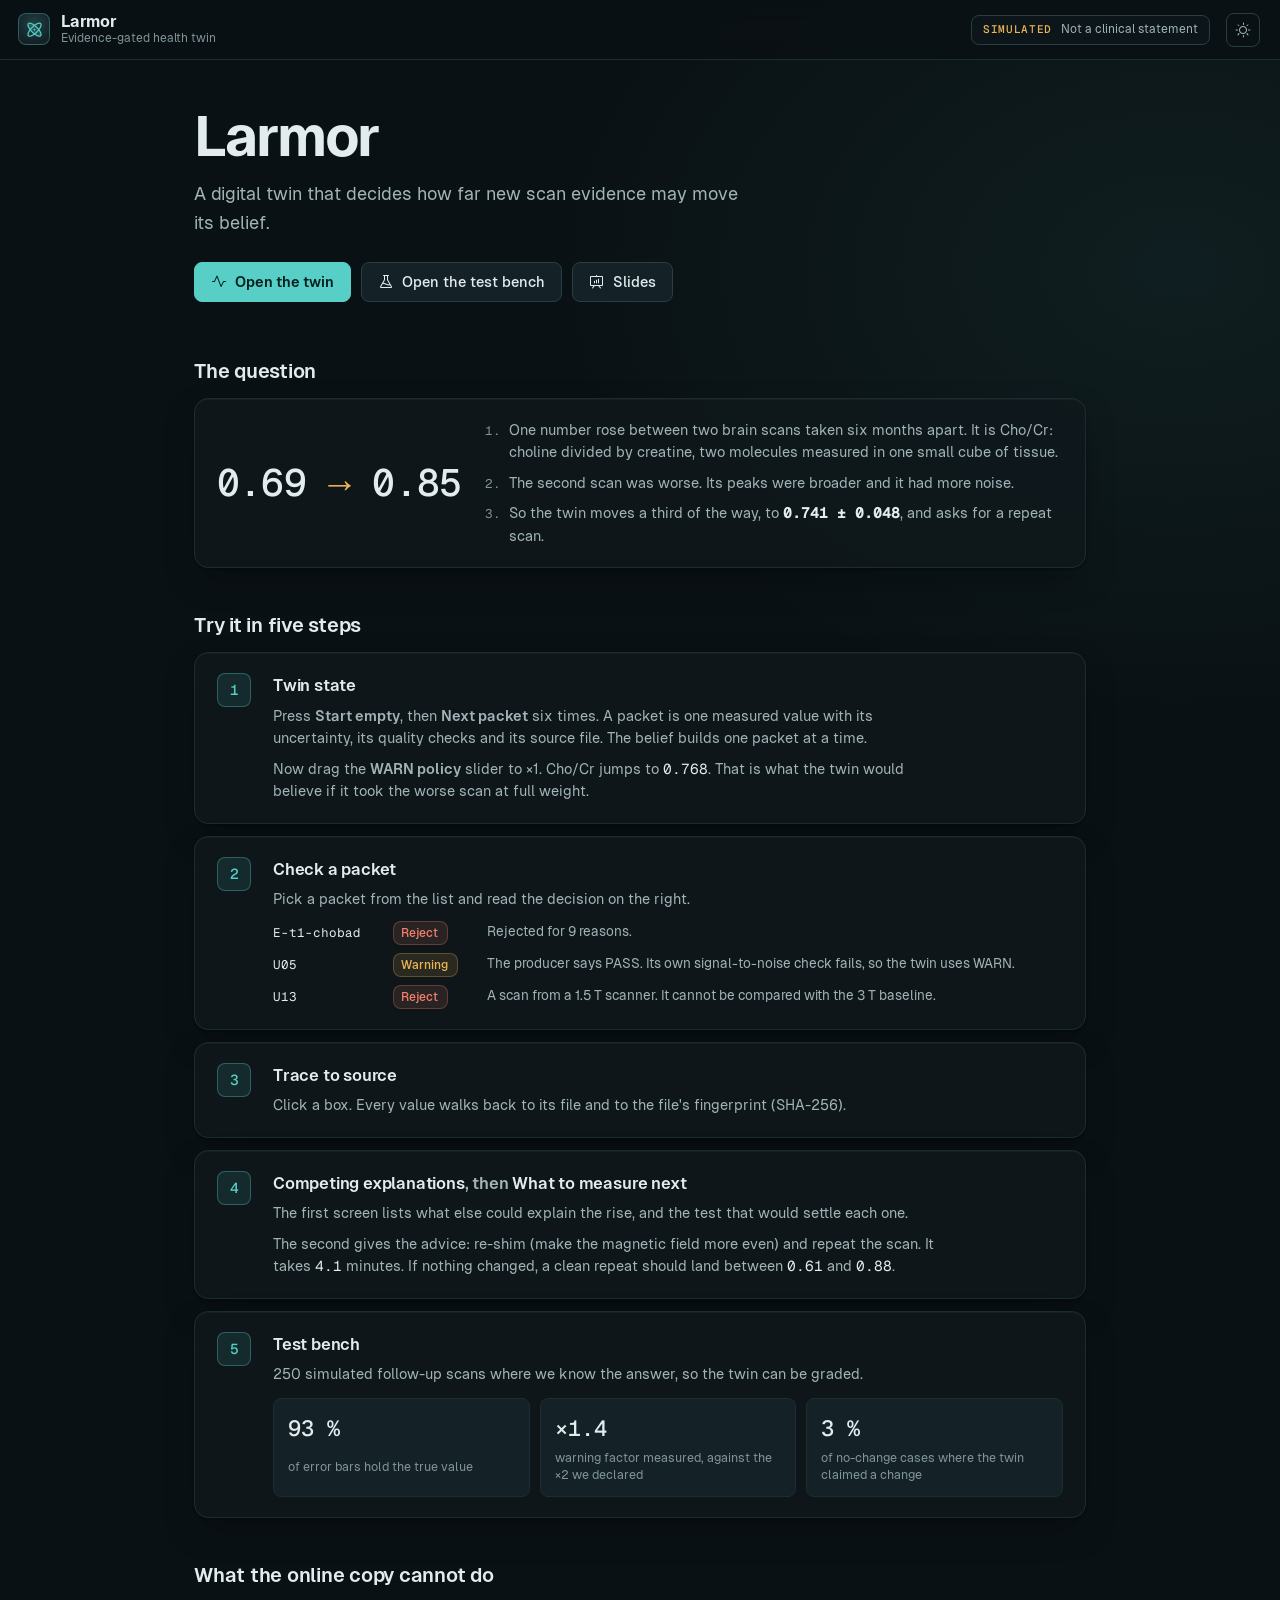
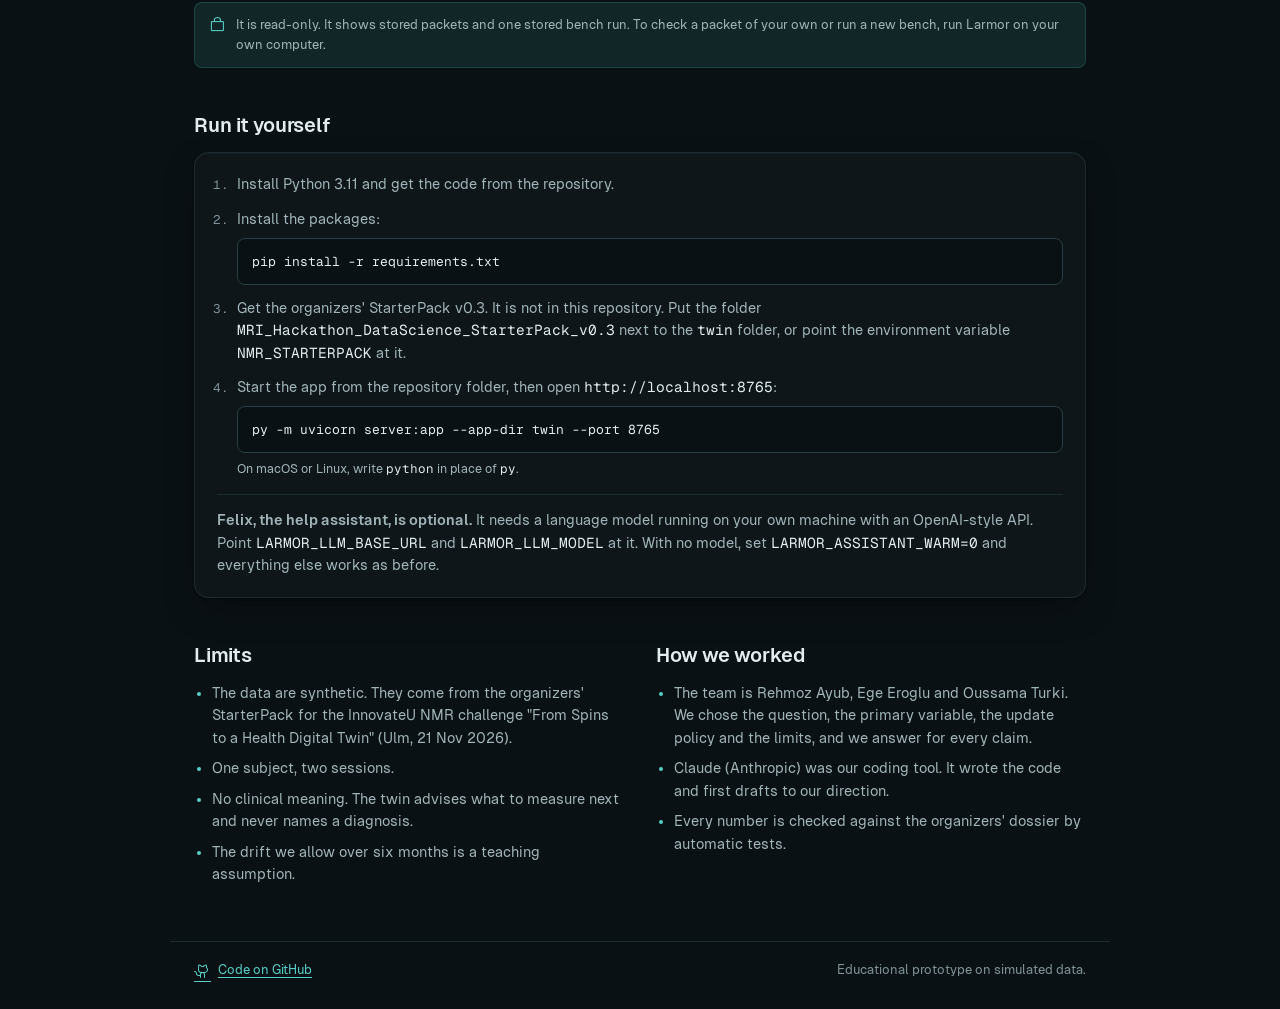
<file: docs/index.html>
<!doctype html>
<html lang="en" data-theme="dark">
<head>
  <meta charset="utf-8">
  <meta name="viewport" content="width=device-width, initial-scale=1">
  <title>Larmor · How to use it</title>
  <meta name="description" content="Larmor is a digital twin that decides how far new scan evidence may move its belief. Educational prototype on simulated data.">
  <link rel="stylesheet" href="app/vendor/phosphor/regular/style.css">
  <link rel="stylesheet" href="app/vendor/phosphor/fill/style.css">
  <link rel="stylesheet" href="app/vendor/phosphor/duotone/style.css">
  <link rel="stylesheet" href="app/css/app.css">
  <link rel="stylesheet" href="tutorial.css">
  <script>
    try { const t = localStorage.getItem("larmor-theme"); if (t) document.documentElement.dataset.theme = t; } catch (e) {}
  </script>
</head>
<body class="tut-body">
  <header class="topbar tut-top">
    <div class="brand">
      <div class="brand-mark"><i class="ph-duotone ph-atom"></i></div>
      <div>
        <div class="brand-name">Larmor</div>
        <div class="brand-sub">Evidence-gated health twin</div>
      </div>
    </div>
    <div class="spacer"></div>
    <div class="sim-badge" title="Every value shown is of simulated origin. Educational prototype, no clinical meaning.">
      <b>SIMULATED</b><span>Not a clinical statement</span>
    </div>
    <button class="btn icon ghost" id="themeBtn" type="button" aria-label="Switch light or dark theme"><i class="ph ph-sun"></i></button>
  </header>

  <main class="tut">
    <section class="tut-hero">
      <h1>Larmor</h1>
      <p class="lede">A digital twin that decides how far new scan evidence may move its belief.</p>
      <div class="tut-actions">
        <a class="btn primary" href="app/index.html#/twin"><i class="ph ph-pulse"></i>Open the twin</a>
        <a class="btn" href="app/index.html#/bench"><i class="ph ph-flask"></i>Open the test bench</a>
        <a class="btn" href="app/slides.html"><i class="ph ph-presentation-chart"></i>Slides</a>
      </div>
    </section>

    <section class="tut-sec" aria-labelledby="q">
      <h2 id="q">The question</h2>
      <div class="panel tut-question">
        <div class="tut-move num" aria-label="Cho/Cr went from 0.69 to 0.85">0.69 <span>→</span> 0.85</div>
        <ol class="tut-lines">
          <li>One number rose between two brain scans taken six months apart. It is Cho/Cr: choline divided by creatine, two molecules measured in one small cube of tissue.</li>
          <li>The second scan was worse. Its peaks were broader and it had more noise.</li>
          <li>So the twin moves a third of the way, to <b class="num">0.741 ± 0.048</b>, and asks for a repeat scan.</li>
        </ol>
      </div>
    </section>

    <section class="tut-sec" aria-labelledby="steps">
      <h2 id="steps">Try it in five steps</h2>
      <ol class="tut-steps">
        <li class="panel tut-step">
          <div class="tut-n num">1</div>
          <div>
            <h3><a href="app/index.html#/twin">Twin state</a></h3>
            <p>Press <b>Start empty</b>, then <b>Next packet</b> six times. A packet is one measured value with its uncertainty, its quality checks and its source file. The belief builds one packet at a time.</p>
            <p>Now drag the <b>WARN policy</b> slider to ×1. Cho/Cr jumps to <span class="num">0.768</span>. That is what the twin would believe if it took the worse scan at full weight.</p>
          </div>
        </li>
        <li class="panel tut-step">
          <div class="tut-n num">2</div>
          <div>
            <h3><a href="app/index.html#/check">Check a packet</a></h3>
            <p>Pick a packet from the list and read the decision on the right.</p>
            <ul class="tut-picks">
              <li><span class="mono">E-t1-chobad</span><span class="chip FAIL">Reject</span><span>Rejected for 9 reasons.</span></li>
              <li><span class="mono">U05</span><span class="chip WARN">Warning</span><span>The producer says PASS. Its own signal-to-noise check fails, so the twin uses WARN.</span></li>
              <li><span class="mono">U13</span><span class="chip FAIL">Reject</span><span>A scan from a 1.5 T scanner. It cannot be compared with the 3 T baseline.</span></li>
            </ul>
          </div>
        </li>
        <li class="panel tut-step">
          <div class="tut-n num">3</div>
          <div>
            <h3><a href="app/index.html#/trace">Trace to source</a></h3>
            <p>Click a box. Every value walks back to its file and to the file's fingerprint (SHA-256).</p>
          </div>
        </li>
        <li class="panel tut-step">
          <div class="tut-n num">4</div>
          <div>
            <h3><a href="app/index.html#/explain">Competing explanations</a>, then <a href="app/index.html#/next">What to measure next</a></h3>
            <p>The first screen lists what else could explain the rise, and the test that would settle each one.</p>
            <p>The second gives the advice: re-shim (make the magnetic field more even) and repeat the scan. It takes <span class="num">4.1</span> minutes. If nothing changed, a clean repeat should land between <span class="num">0.61</span> and <span class="num">0.88</span>.</p>
          </div>
        </li>
        <li class="panel tut-step">
          <div class="tut-n num">5</div>
          <div>
            <h3><a href="app/index.html#/bench">Test bench</a></h3>
            <p>250 simulated follow-up scans where we know the answer, so the twin can be graded.</p>
            <div class="tut-facts">
              <div><b class="num">93 %</b><span>of error bars hold the true value</span></div>
              <div><b class="num">×1.4</b><span>warning factor measured, against the ×2 we declared</span></div>
              <div><b class="num">3 %</b><span>of no-change cases where the twin claimed a change</span></div>
            </div>
          </div>
        </li>
      </ol>
    </section>

    <section class="tut-sec" aria-labelledby="ro">
      <h2 id="ro">What the online copy cannot do</h2>
      <div class="note"><i class="ph ph-lock-simple"></i><div>It is read-only. It shows stored packets and one stored bench run. To check a packet of your own or run a new bench, run Larmor on your own computer.</div></div>
    </section>

    <section class="tut-sec" aria-labelledby="run">
      <h2 id="run">Run it yourself</h2>
      <div class="panel">
        <ol class="tut-run">
          <li>Install Python 3.11 and get the code from the repository.</li>
          <li>Install the packages:
            <pre><code>pip install -r requirements.txt</code></pre></li>
          <li>Get the organizers' StarterPack v0.3. It is not in this repository. Put the folder <span class="mono">MRI_Hackathon_DataScience_StarterPack_v0.3</span> next to the <span class="mono">twin</span> folder, or point the environment variable <span class="mono">NMR_STARTERPACK</span> at it.</li>
          <li>Start the app from the repository folder, then open <span class="mono">http://localhost:8765</span>:
            <pre><code>py -m uvicorn server:app --app-dir twin --port 8765</code></pre>
            <p class="small muted">On macOS or Linux, write <span class="mono">python</span> in place of <span class="mono">py</span>.</p></li>
        </ol>
        <p class="tut-felix"><b>Felix, the help assistant, is optional.</b> It needs a language model running on your own machine with an OpenAI-style API. Point <span class="mono">LARMOR_LLM_BASE_URL</span> and <span class="mono">LARMOR_LLM_MODEL</span> at it. With no model, set <span class="mono">LARMOR_ASSISTANT_WARM=0</span> and everything else works as before.</p>
      </div>
    </section>

    <section class="tut-sec tut-two">
      <div aria-labelledby="lim">
        <h2 id="lim">Limits</h2>
        <ul class="tut-list">
          <li>The data are synthetic. They come from the organizers' StarterPack for the InnovateU NMR challenge "From Spins to a Health Digital Twin" (Ulm, 21 Nov 2026).</li>
          <li>One subject, two sessions.</li>
          <li>No clinical meaning. The twin advises what to measure next and never names a diagnosis.</li>
          <li>The drift we allow over six months is a teaching assumption.</li>
        </ul>
      </div>
      <div aria-labelledby="how">
        <h2 id="how">How we worked</h2>
        <ul class="tut-list">
          <li>The team is Rehmoz Ayub, Ege Eroglu and Oussama Turki. We chose the question, the primary variable, the update policy and the limits, and we answer for every claim.</li>
          <li>Claude (Anthropic) was our coding tool. It wrote the code and first drafts to our direction.</li>
          <li>Every number is checked against the organizers' dossier by automatic tests.</li>
        </ul>
      </div>
    </section>
  </main>

  <footer class="tut-foot">
    <a href="https://github.com/RehmozAyub/larmor-health-twin"><i class="ph ph-github-logo"></i>Code on GitHub</a>
    <span class="muted">Educational prototype on simulated data.</span>
  </footer>

  <script>
    (function () {
      var btn = document.getElementById("themeBtn");
      function icon() {
        var dark = document.documentElement.dataset.theme !== "light";
        btn.querySelector("i").className = "ph " + (dark ? "ph-sun" : "ph-moon");
      }
      btn.addEventListener("click", function () {
        var next = document.documentElement.dataset.theme === "light" ? "dark" : "light";
        document.documentElement.dataset.theme = next;
        try { localStorage.setItem("larmor-theme", next); } catch (e) { /* storage unavailable */ }
        icon();
      });
      icon();
    })();
  </script>
</body>
</html>
</file>
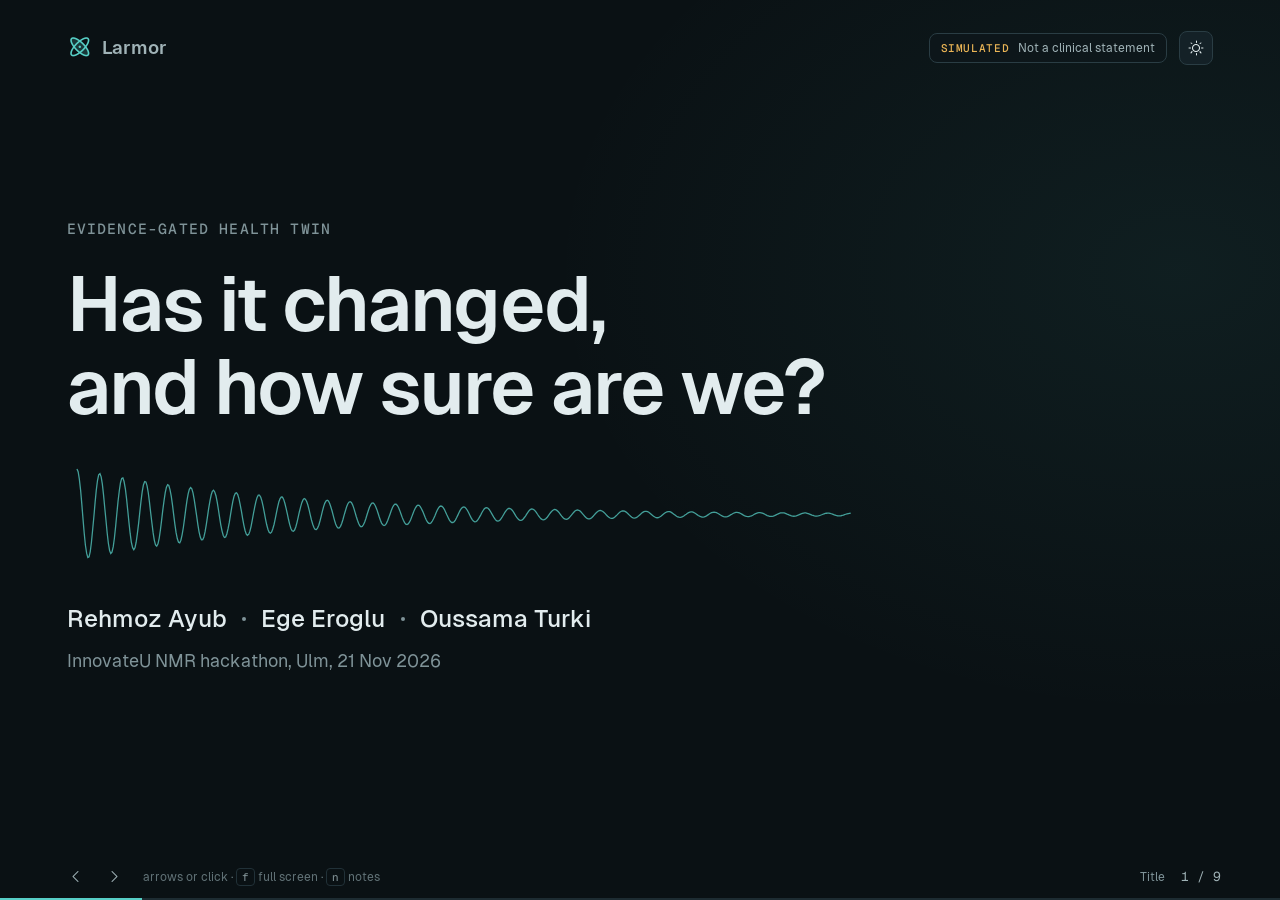
<file: docs/app/slides.html>
<!doctype html>
<html lang="en" data-theme="dark" class="deck">
<head>
  <meta charset="utf-8">
  <meta name="viewport" content="width=device-width, initial-scale=1">
  <title>Larmor · Pitch</title>
  <meta name="description" content="Larmor: an evidence-gated digital twin from MRI and local spectroscopy. Nine pitch slides. Educational prototype on simulated data.">
  <link rel="stylesheet" href="vendor/phosphor/regular/style.css">
  <link rel="stylesheet" href="vendor/phosphor/duotone/style.css">
  <link rel="stylesheet" href="css/app.css">
  <link rel="stylesheet" href="css/slides.css">
  <script>
    document.documentElement.classList.add("js");
    try { const t = localStorage.getItem("larmor-theme"); if (t) document.documentElement.dataset.theme = t; } catch (e) {}
  </script>
</head>
<body>
  <button class="btn icon theme-btn" id="themeBtn" type="button" aria-label="Switch light or dark theme" title="Theme (t)"><i class="ph ph-sun"></i></button>

  <main class="deck-stage" id="deck" aria-live="polite">

    <!-- 1. Title -->
    <section class="slide s-title" data-label="Title">
      <header class="s-head"><span class="s-brand"><i class="ph-duotone ph-atom"></i>Larmor</span><span class="sim-badge" title="Every value shown is of simulated origin. Educational prototype, no clinical meaning."><b>SIMULATED</b><span>Not a clinical statement</span></span></header>
      <div class="s-body">
        <p class="kicker">Evidence-gated health twin</p>
        <h1 class="title">Has it changed,<br>and how sure are we?</h1>
        <svg class="draw fid" data-draw="fid" viewBox="0 0 800 110" aria-hidden="true"></svg>
        <p class="meta"><b>Rehmoz Ayub</b><i></i><b>Ege Eroglu</b><i></i><b>Oussama Turki</b></p>
        <p class="meta dim">InnovateU NMR hackathon, Ulm, 21 Nov 2026</p>
      </div>
      <aside class="notes">One number changed between two brain scans. Is the person different, or was the measurement different? Every twin has to answer that before it updates. We are three: Rehmoz, Ege and Oussama.</aside>
    </section>

    <!-- 2. Problem -->
    <section class="slide" data-label="Problem">
      <header class="s-head"><span class="s-brand"><i class="ph-duotone ph-atom"></i>Larmor</span><span class="sim-badge"><b>SIMULATED</b><span>Not a clinical statement</span></span></header>
      <div class="s-body">
        <p class="kicker">01 · Problem</p>
        <h1>One number moved</h1>
        <p class="big num">0.69 <span class="arrow">→</span> 0.85</p>
        <p class="lead">Cho/Cr, six months apart. Did the tissue change, or did the measurement?</p>
        <p class="tags">
          <span class="chip neutral">one synthetic brain</span>
          <span class="chip neutral">one 20 mm frontal voxel</span>
          <span class="chip neutral">two sessions</span>
          <span class="chip accent">primary variable named before looking: Cho/Cr</span>
        </p>
      </div>
      <aside class="notes">Cho/Cr is the choline peak divided by the creatine peak in one small cube of tissue. It went from 0.69 to 0.85. We named Cho/Cr as our main variable before we looked at the follow-up, so we cannot pick whichever number happens to move.</aside>
    </section>

    <!-- 3. Evidence -->
    <section class="slide" data-label="Evidence">
      <header class="s-head"><span class="s-brand"><i class="ph-duotone ph-atom"></i>Larmor</span><span class="sim-badge"><b>SIMULATED</b><span>Not a clinical statement</span></span></header>
      <div class="s-body">
        <p class="kicker">02 · Evidence</p>
        <h1>The second scan was worse</h1>
        <div class="cols wide-left">
          <figure>
            <svg class="draw" data-draw="spectrum" viewBox="0 0 800 360" role="img" aria-label="Sketch of the two spectra. Choline at 3.20 ppm and creatine at 3.03 ppm are 21 Hz apart. The follow-up peaks are lower and broader."></svg>
            <figcaption><span class="key base"></span>baseline <span class="key follow"></span>follow-up <span class="dim">sketch drawn from the packet values</span></figcaption>
          </figure>
          <dl class="facts">
            <div><dt>Linewidth</dt><dd class="num">8.7 <span class="arrow">→</span> 11.4 <small>Hz</small></dd></div>
            <div><dt>Signal to noise</dt><dd class="num">31.2 <span class="arrow">→</span> 24.8</dd></div>
            <div><dt>Real field</dt><dd class="num">2.895 <small>T, label says 3 T</small></dd></div>
          </dl>
        </div>
      </div>
      <aside class="notes">The spins give a fading signal and the Fourier transform turns it into a spectrum. Choline and creatine sit only 21 Hz apart. In the follow-up the lines are broader and the noise is higher, so the two peaks overlap more and the fitted ratio is less reliable. The frequency says the real field is 2.895 tesla; 3 T is only the label.</aside>
    </section>

    <!-- 4. Trust -->
    <section class="slide" data-label="Trust">
      <header class="s-head"><span class="s-brand"><i class="ph-duotone ph-atom"></i>Larmor</span><span class="sim-badge"><b>SIMULATED</b><span>Not a clinical statement</span></span></header>
      <div class="s-body">
        <p class="kicker">03 · Trust</p>
        <h1>How far can we trust it?</h1>
        <div class="cols">
          <div>
            <p class="big num">60 <small>%</small></p>
            <p class="lead">of the Cho/Cr uncertainty comes from the spectral fit.</p>
          </div>
          <div class="bars" role="img" aria-label="Region volume uncertainty: the packet says 4 percent, its own 1.1 mm alignment error implies 19 percent.">
            <p class="bars-title">Region volume uncertainty</p>
            <div class="bar-row"><span>packet says</span><div class="track"><i style="width:21%"></i></div><b class="num">4 %</b></div>
            <div class="bar-row warn"><span>1.1 mm alignment implies</span><div class="track"><i style="width:100%"></i></div><b class="num">19 %</b></div>
            <p class="lead small">We recomputed SNR and volume from the raw files. They match.</p>
          </div>
        </div>
      </div>
      <aside class="notes">The fit is 60 percent of the error budget, so the cheapest fix is a better shim. The region volume packet claimed 4 percent uncertainty, but its own 1.1 millimetre alignment error implies 19 percent. We caught that, and with 19 percent the volume change is not significant. Valid JSON is not proof, so we went back to the source files and checked.</aside>
    </section>

    <!-- 5. Update -->
    <section class="slide" data-label="Update">
      <header class="s-head"><span class="s-brand"><i class="ph-duotone ph-atom"></i>Larmor</span><span class="sim-badge"><b>SIMULATED</b><span>Not a clinical statement</span></span></header>
      <div class="s-body">
        <p class="kicker pipe">04 · <span>file</span><i class="ph ph-arrow-right"></i><span>packet</span><i class="ph ph-arrow-right"></i><span>six checks</span><i class="ph ph-arrow-right"></i><span class="on">update</span><i class="ph ph-arrow-right"></i><span>next measurement</span></p>
        <h1>The twin moves a third of the way</h1>
        <div class="cols wide-left">
          <figure>
            <svg class="draw" data-draw="curves" viewBox="0 0 800 360" role="img" aria-label="Three bell curves: the prior belief at 0.69, the evidence at 0.85 counted at half weight, and the new belief at 0.741."></svg>
          </figure>
          <div>
            <p class="result num"><span class="from">0.69 <small>± 0.05</small> <span class="arrow">→</span></span><b>0.741</b> <small>± 0.048</small></p>
            <p class="lead">Warning evidence counts half. The twin moves 32 % <span class="dim num">(K = 0.32)</span>.</p>
            <p class="pair num"><span>z = 2.05 <small>limit 1.96</small></span><span>d² = 3.66 <small>gate 3.84</small></span></p>
            <p><span class="chip WARN call"><i class="ph ph-warning"></i>suggestive, not conclusive</span></p>
          </div>
        </div>
      </div>
      <aside class="notes">Baseline packets set the belief. The follow-up arrives with warnings, so its variance is doubled and the twin moves 32 percent, from 0.69 to 0.741. z asks whether the measurement changed more than its noise: 2.05, just over 1.96. d squared asks whether the value surprises the twin: 3.66, just under 3.84. Every step is in the log and every value traces back to its file.</aside>
    </section>

    <!-- 6. Next measurement -->
    <section class="slide" data-label="Next measurement">
      <header class="s-head"><span class="s-brand"><i class="ph-duotone ph-atom"></i>Larmor</span><span class="sim-badge"><b>SIMULATED</b><span>Not a clinical statement</span></span></header>
      <div class="s-body">
        <p class="kicker">05 · Next evidence</p>
        <h1>Next: re-shim and repeat</h1>
        <p class="big num">4.1 <small>min of scanner time</small></p>
        <svg class="draw range" viewBox="0 0 800 150" role="img" aria-label="A clean repeat should land between 0.61 and 0.88. The current belief is 0.741.">
          <line class="axis" x1="40" y1="84" x2="760" y2="84"/>
          <rect class="band" x="148" y="62" width="486" height="44" rx="8"/>
          <line class="edge" x1="148" y1="52" x2="148" y2="116"/>
          <line class="edge" x1="634" y1="52" x2="634" y2="116"/>
          <circle class="dot" cx="383.8" cy="84" r="8"/>
          <text class="lbl accent" x="383.8" y="44" text-anchor="middle">belief 0.741</text>
          <text class="lbl strong" x="148" y="142" text-anchor="middle">0.61</text>
          <text class="lbl strong" x="634" y="142" text-anchor="middle">0.88</text>
          <text class="lbl" x="391" y="140" text-anchor="middle">a clean repeat lands here</text>
          <text class="lbl dim" x="134" y="78" text-anchor="end">real change</text>
          <text class="lbl dim" x="648" y="78" text-anchor="start">real change</text>
        </svg>
      </div>
      <aside class="notes">We recommend evidence, never treatment. Re-shim and repeat costs about four minutes, gains the most per minute, and removes the cause of the warning. If nothing changed, the repeat should land between 0.61 and 0.88. A value outside that range means the change is real.</aside>
    </section>

    <!-- 7. We tested the twin -->
    <section class="slide" data-label="We tested the twin">
      <header class="s-head"><span class="s-brand"><i class="ph-duotone ph-atom"></i>Larmor</span><span class="sim-badge"><b>SIMULATED</b><span>Not a clinical statement</span></span></header>
      <div class="s-body">
        <p class="kicker">06 · Extend</p>
        <h1>We tested the twin</h1>
        <div class="tiles">
          <div class="tile"><p class="big num">250</p><p>simulated follow-ups with a known answer</p></div>
          <div class="tile"><p class="big num">93 <small>%</small></p><p>of error bars hold the truth <span class="dim">target 95</span></p></div>
          <div class="tile"><p class="big num">×1.4</p><p>WARN factor we measured <span class="dim">declared ×2</span></p></div>
          <div class="tile"><p class="big num">3 <small>%</small></p><p>false claims of change when nothing changed <span class="dim">target 5</span></p></div>
          <div class="tile"><p class="big num">0</p><p>crashes on hostile packets <span class="dim">137 automatic tests</span></p></div>
        </div>
      </div>
      <aside class="notes">We did not assume the twin is right. We wrote 250 follow-up scans where we know the true answer, spoiled them in known ways, and counted. The error bars hold the truth 93 percent of the time. Doubling the variance for warnings is on the safe side: the data supports 1.4. Broken packets are rejected with a reason and never crash the app.</aside>
    </section>

    <!-- 8. Maturity -->
    <section class="slide" data-label="Maturity">
      <header class="s-head"><span class="s-brand"><i class="ph-duotone ph-atom"></i>Larmor</span><span class="sim-badge"><b>SIMULATED</b><span>Not a clinical statement</span></span></header>
      <div class="s-body">
        <p class="kicker">07 · Maturity</p>
        <h1>Level 5, and one step past it</h1>
        <div class="ladder" role="img" aria-label="Maturity ladder from 0 to 5. Larmor reaches level 3, 4 and 5, and adds grading against known truth.">
          <div class="step" style="--lv:0"><b class="num">0</b><span>Viewer</span></div>
          <div class="step" style="--lv:1"><b class="num">1</b><span>Registry</span></div>
          <div class="step" style="--lv:2"><b class="num">2</b><span>Evidence-aware</span></div>
          <div class="step on" style="--lv:3"><b class="num">3</b><span>Dynamic twin</span><em>Saved belief, updated by checked evidence</em></div>
          <div class="step on" style="--lv:4"><b class="num">4</b><span>Predictive</span><em>Repeat range 0.61 to 0.88</em></div>
          <div class="step on" style="--lv:5"><b class="num">5</b><span>Evidence-steering</span><em>Ranks the next measurement. The repeat closes the question.</em></div>
          <div class="step past" style="--lv:6"><b class="num">+</b><span>Graded</span><em>Tested against known truth, 250 cases</em></div>
        </div>
      </div>
      <aside class="notes">The dossier's ladder runs from a plain viewer to a twin that steers the next measurement. We keep a saved belief and update it only with checked evidence: level 3. We predict the range of a clean repeat: level 4. We rank what to measure next, and when the repeat arrives the open question closes and the advice changes: level 5. One step further, we graded the twin against cases where we know the truth.</aside>
    </section>

    <!-- 9. Limits and how we worked -->
    <section class="slide" data-label="Limits">
      <header class="s-head"><span class="s-brand"><i class="ph-duotone ph-atom"></i>Larmor</span><span class="sim-badge"><b>SIMULATED</b><span>Not a clinical statement</span></span></header>
      <div class="s-body">
        <p class="kicker">08 · Limits</p>
        <h1>Limits, and how we worked</h1>
        <div class="cols even top">
          <div class="col-card">
            <h2><i class="ph ph-ruler"></i>Limits</h2>
            <p>Synthetic data. One subject, two sessions.</p>
            <p>No clinical meaning.</p>
            <p>The six-month drift is a teaching assumption.</p>
          </div>
          <div class="col-card">
            <h2><i class="ph ph-users-three"></i>How we worked</h2>
            <p>We chose the question, the primary variable, the policies and the limits. We answer for every claim.</p>
            <p>Claude (Anthropic) was our coding tool. It wrote code and first drafts to our direction.</p>
            <p>Automatic tests check every number against the dossier. The in-app help runs on a local model on our laptop.</p>
          </div>
        </div>
        <p class="closing">Same checker and update for a battery cell or the scanner itself.</p>
      </div>
      <aside class="notes">Everything here is synthetic and has no clinical meaning. The drift we allow over six months is an assumption that test-retest data should replace. We declare our AI use: Claude wrote code and first drafts to our direction, and we did not take its output on trust, because automatic tests check every number against the dossier. The same checker and update work for a battery cell or the scanner itself; only the observation model changes.</aside>
    </section>

  </main>

  <div class="notes-panel" id="notesPanel" hidden><b>Notes</b><p id="notesText"></p></div>

  <footer class="deck-ui">
    <button class="btn icon ghost" id="prevBtn" type="button" aria-label="Previous slide"><i class="ph ph-caret-left"></i></button>
    <button class="btn icon ghost" id="nextBtn" type="button" aria-label="Next slide"><i class="ph ph-caret-right"></i></button>
    <span class="hint">arrows or click · <kbd>f</kbd> full screen · <kbd>n</kbd> notes</span>
    <span class="grow"></span>
    <span class="s-label" id="slideLabel"></span>
    <span class="counter num" id="counter">1 / 9</span>
  </footer>
  <div class="progress" aria-hidden="true"><i id="progressBar"></i></div>

  <script src="js/slides.js"></script>
</body>
</html>
</file>
<file: docs/app/vendor/phosphor/regular/style.css>
@font-face {
  font-family: "Phosphor";
  src:
    url("./Phosphor.woff2") format("woff2"),
    url("./Phosphor.woff") format("woff"),
    url("./Phosphor.ttf") format("truetype"),
    url("./Phosphor.svg#Phosphor") format("svg");
  font-weight: normal;
  font-style: normal;
  font-display: block;
}

.ph {
  /* use !important to prevent issues with browser extensions that change fonts */
  font-family: "Phosphor" !important;
  speak: never;
  font-style: normal;
  font-weight: normal;
  font-variant: normal;
  text-transform: none;
  line-height: 1;

  /* Enable Ligatures ================ */
  letter-spacing: 0;
  -webkit-font-feature-settings: "liga";
  -moz-font-feature-settings: "liga=1";
  -moz-font-feature-settings: "liga";
  -ms-font-feature-settings: "liga" 1;
  font-feature-settings: "liga";
  -webkit-font-variant-ligatures: discretionary-ligatures;
  font-variant-ligatures: discretionary-ligatures;

  /* Better Font Rendering =========== */
  -webkit-font-smoothing: antialiased;
  -moz-osx-font-smoothing: grayscale;
}

.ph.ph-acorn:before {
  content: "\eb9a";
}
.ph.ph-address-book:before {
  content: "\e6f8";
}
.ph.ph-address-book-tabs:before {
  content: "\ee4e";
}
.ph.ph-air-traffic-control:before {
  content: "\ecd8";
}
.ph.ph-airplane:before {
  content: "\e002";
}
.ph.ph-airplane-in-flight:before {
  content: "\e4fe";
}
.ph.ph-airplane-landing:before {
  content: "\e502";
}
.ph.ph-airplane-takeoff:before {
  content: "\e504";
}
.ph.ph-airplane-taxiing:before {
  content: "\e500";
}
.ph.ph-airplane-tilt:before {
  content: "\e5d6";
}
.ph.ph-airplay:before {
  content: "\e004";
}
.ph.ph-alarm:before {
  content: "\e006";
}
.ph.ph-alien:before {
  content: "\e8a6";
}
.ph.ph-align-bottom:before {
  content: "\e506";
}
.ph.ph-align-bottom-simple:before {
  content: "\eb0c";
}
.ph.ph-align-center-horizontal:before {
  content: "\e50a";
}
.ph.ph-align-center-horizontal-simple:before {
  content: "\eb0e";
}
.ph.ph-align-center-vertical:before {
  content: "\e50c";
}
.ph.ph-align-center-vertical-simple:before {
  content: "\eb10";
}
.ph.ph-align-left:before {
  content: "\e50e";
}
.ph.ph-align-left-simple:before {
  content: "\eaee";
}
.ph.ph-align-right:before {
  content: "\e510";
}
.ph.ph-align-right-simple:before {
  content: "\eb12";
}
.ph.ph-align-top:before {
  content: "\e512";
}
.ph.ph-align-top-simple:before {
  content: "\eb14";
}
.ph.ph-amazon-logo:before {
  content: "\e96c";
}
.ph.ph-ambulance:before {
  content: "\e572";
}
.ph.ph-anchor:before {
  content: "\e514";
}
.ph.ph-anchor-simple:before {
  content: "\e5d8";
}
.ph.ph-android-logo:before {
  content: "\e008";
}
.ph.ph-angle:before {
  content: "\e7bc";
}
.ph.ph-angular-logo:before {
  content: "\eb80";
}
.ph.ph-aperture:before {
  content: "\e00a";
}
.ph.ph-app-store-logo:before {
  content: "\e974";
}
.ph.ph-app-window:before {
  content: "\e5da";
}
.ph.ph-apple-logo:before {
  content: "\e516";
}
.ph.ph-apple-podcasts-logo:before {
  content: "\eb96";
}
.ph.ph-approximate-equals:before {
  content: "\edaa";
}
.ph.ph-archive:before {
  content: "\e00c";
}
.ph.ph-armchair:before {
  content: "\e012";
}
.ph.ph-arrow-arc-left:before {
  content: "\e014";
}
.ph.ph-arrow-arc-right:before {
  content: "\e016";
}
.ph.ph-arrow-bend-double-up-left:before {
  content: "\e03a";
}
.ph.ph-arrow-bend-double-up-right:before {
  content: "\e03c";
}
.ph.ph-arrow-bend-down-left:before {
  content: "\e018";
}
.ph.ph-arrow-bend-down-right:before {
  content: "\e01a";
}
.ph.ph-arrow-bend-left-down:before {
  content: "\e01c";
}
.ph.ph-arrow-bend-left-up:before {
  content: "\e01e";
}
.ph.ph-arrow-bend-right-down:before {
  content: "\e020";
}
.ph.ph-arrow-bend-right-up:before {
  content: "\e022";
}
.ph.ph-arrow-bend-up-left:before {
  content: "\e024";
}
.ph.ph-arrow-bend-up-right:before {
  content: "\e026";
}
.ph.ph-arrow-circle-down:before {
  content: "\e028";
}
.ph.ph-arrow-circle-down-left:before {
  content: "\e02a";
}
.ph.ph-arrow-circle-down-right:before {
  content: "\e02c";
}
.ph.ph-arrow-circle-left:before {
  content: "\e05a";
}
.ph.ph-arrow-circle-right:before {
  content: "\e02e";
}
.ph.ph-arrow-circle-up:before {
  content: "\e030";
}
.ph.ph-arrow-circle-up-left:before {
  content: "\e032";
}
.ph.ph-arrow-circle-up-right:before {
  content: "\e034";
}
.ph.ph-arrow-clockwise:before {
  content: "\e036";
}
.ph.ph-arrow-counter-clockwise:before {
  content: "\e038";
}
.ph.ph-arrow-down:before {
  content: "\e03e";
}
.ph.ph-arrow-down-left:before {
  content: "\e040";
}
.ph.ph-arrow-down-right:before {
  content: "\e042";
}
.ph.ph-arrow-elbow-down-left:before {
  content: "\e044";
}
.ph.ph-arrow-elbow-down-right:before {
  content: "\e046";
}
.ph.ph-arrow-elbow-left:before {
  content: "\e048";
}
.ph.ph-arrow-elbow-left-down:before {
  content: "\e04a";
}
.ph.ph-arrow-elbow-left-up:before {
  content: "\e04c";
}
.ph.ph-arrow-elbow-right:before {
  content: "\e04e";
}
.ph.ph-arrow-elbow-right-down:before {
  content: "\e050";
}
.ph.ph-arrow-elbow-right-up:before {
  content: "\e052";
}
.ph.ph-arrow-elbow-up-left:before {
  content: "\e054";
}
.ph.ph-arrow-elbow-up-right:before {
  content: "\e056";
}
.ph.ph-arrow-fat-down:before {
  content: "\e518";
}
.ph.ph-arrow-fat-left:before {
  content: "\e51a";
}
.ph.ph-arrow-fat-line-down:before {
  content: "\e51c";
}
.ph.ph-arrow-fat-line-left:before {
  content: "\e51e";
}
.ph.ph-arrow-fat-line-right:before {
  content: "\e520";
}
.ph.ph-arrow-fat-line-up:before {
  content: "\e522";
}
.ph.ph-arrow-fat-lines-down:before {
  content: "\e524";
}
.ph.ph-arrow-fat-lines-left:before {
  content: "\e526";
}
.ph.ph-arrow-fat-lines-right:before {
  content: "\e528";
}
.ph.ph-arrow-fat-lines-up:before {
  content: "\e52a";
}
.ph.ph-arrow-fat-right:before {
  content: "\e52c";
}
.ph.ph-arrow-fat-up:before {
  content: "\e52e";
}
.ph.ph-arrow-left:before {
  content: "\e058";
}
.ph.ph-arrow-line-down:before {
  content: "\e05c";
}
.ph.ph-arrow-line-down-left:before {
  content: "\e05e";
}
.ph.ph-arrow-line-down-right:before {
  content: "\e060";
}
.ph.ph-arrow-line-left:before {
  content: "\e062";
}
.ph.ph-arrow-line-right:before {
  content: "\e064";
}
.ph.ph-arrow-line-up:before {
  content: "\e066";
}
.ph.ph-arrow-line-up-left:before {
  content: "\e068";
}
.ph.ph-arrow-line-up-right:before {
  content: "\e06a";
}
.ph.ph-arrow-right:before {
  content: "\e06c";
}
.ph.ph-arrow-square-down:before {
  content: "\e06e";
}
.ph.ph-arrow-square-down-left:before {
  content: "\e070";
}
.ph.ph-arrow-square-down-right:before {
  content: "\e072";
}
.ph.ph-arrow-square-in:before {
  content: "\e5dc";
}
.ph.ph-arrow-square-left:before {
  content: "\e074";
}
.ph.ph-arrow-square-out:before {
  content: "\e5de";
}
.ph.ph-arrow-square-right:before {
  content: "\e076";
}
.ph.ph-arrow-square-up:before {
  content: "\e078";
}
.ph.ph-arrow-square-up-left:before {
  content: "\e07a";
}
.ph.ph-arrow-square-up-right:before {
  content: "\e07c";
}
.ph.ph-arrow-u-down-left:before {
  content: "\e07e";
}
.ph.ph-arrow-u-down-right:before {
  content: "\e080";
}
.ph.ph-arrow-u-left-down:before {
  content: "\e082";
}
.ph.ph-arrow-u-left-up:before {
  content: "\e084";
}
.ph.ph-arrow-u-right-down:before {
  content: "\e086";
}
.ph.ph-arrow-u-right-up:before {
  content: "\e088";
}
.ph.ph-arrow-u-up-left:before {
  content: "\e08a";
}
.ph.ph-arrow-u-up-right:before {
  content: "\e08c";
}
.ph.ph-arrow-up:before {
  content: "\e08e";
}
.ph.ph-arrow-up-left:before {
  content: "\e090";
}
.ph.ph-arrow-up-right:before {
  content: "\e092";
}
.ph.ph-arrows-clockwise:before {
  content: "\e094";
}
.ph.ph-arrows-counter-clockwise:before {
  content: "\e096";
}
.ph.ph-arrows-down-up:before {
  content: "\e098";
}
.ph.ph-arrows-horizontal:before {
  content: "\eb06";
}
.ph.ph-arrows-in:before {
  content: "\e09a";
}
.ph.ph-arrows-in-cardinal:before {
  content: "\e09c";
}
.ph.ph-arrows-in-line-horizontal:before {
  content: "\e530";
}
.ph.ph-arrows-in-line-vertical:before {
  content: "\e532";
}
.ph.ph-arrows-in-simple:before {
  content: "\e09e";
}
.ph.ph-arrows-left-right:before {
  content: "\e0a0";
}
.ph.ph-arrows-merge:before {
  content: "\ed3e";
}
.ph.ph-arrows-out:before {
  content: "\e0a2";
}
.ph.ph-arrows-out-cardinal:before {
  content: "\e0a4";
}
.ph.ph-arrows-out-line-horizontal:before {
  content: "\e534";
}
.ph.ph-arrows-out-line-vertical:before {
  content: "\e536";
}
.ph.ph-arrows-out-simple:before {
  content: "\e0a6";
}
.ph.ph-arrows-split:before {
  content: "\ed3c";
}
.ph.ph-arrows-vertical:before {
  content: "\eb04";
}
.ph.ph-article:before {
  content: "\e0a8";
}
.ph.ph-article-medium:before {
  content: "\e5e0";
}
.ph.ph-article-ny-times:before {
  content: "\e5e2";
}
.ph.ph-asclepius:before {
  content: "\ee34";
}
.ph.ph-caduceus:before {
  content: "\ee34";
}
.ph.ph-asterisk:before {
  content: "\e0aa";
}
.ph.ph-asterisk-simple:before {
  content: "\e832";
}
.ph.ph-at:before {
  content: "\e0ac";
}
.ph.ph-atom:before {
  content: "\e5e4";
}
.ph.ph-avocado:before {
  content: "\ee04";
}
.ph.ph-axe:before {
  content: "\e9fc";
}
.ph.ph-baby:before {
  content: "\e774";
}
.ph.ph-baby-carriage:before {
  content: "\e818";
}
.ph.ph-backpack:before {
  content: "\e922";
}
.ph.ph-backspace:before {
  content: "\e0ae";
}
.ph.ph-bag:before {
  content: "\e0b0";
}
.ph.ph-bag-simple:before {
  content: "\e5e6";
}
.ph.ph-balloon:before {
  content: "\e76c";
}
.ph.ph-bandaids:before {
  content: "\e0b2";
}
.ph.ph-bank:before {
  content: "\e0b4";
}
.ph.ph-barbell:before {
  content: "\e0b6";
}
.ph.ph-barcode:before {
  content: "\e0b8";
}
.ph.ph-barn:before {
  content: "\ec72";
}
.ph.ph-barricade:before {
  content: "\e948";
}
.ph.ph-baseball:before {
  content: "\e71a";
}
.ph.ph-baseball-cap:before {
  content: "\ea28";
}
.ph.ph-baseball-helmet:before {
  content: "\ee4a";
}
.ph.ph-basket:before {
  content: "\e964";
}
.ph.ph-basketball:before {
  content: "\e724";
}
.ph.ph-bathtub:before {
  content: "\e81e";
}
.ph.ph-battery-charging:before {
  content: "\e0ba";
}
.ph.ph-battery-charging-vertical:before {
  content: "\e0bc";
}
.ph.ph-battery-empty:before {
  content: "\e0be";
}
.ph.ph-battery-full:before {
  content: "\e0c0";
}
.ph.ph-battery-high:before {
  content: "\e0c2";
}
.ph.ph-battery-low:before {
  content: "\e0c4";
}
.ph.ph-battery-medium:before {
  content: "\e0c6";
}
.ph.ph-battery-plus:before {
  content: "\e808";
}
.ph.ph-battery-plus-vertical:before {
  content: "\ec50";
}
.ph.ph-battery-vertical-empty:before {
  content: "\e7c6";
}
.ph.ph-battery-vertical-full:before {
  content: "\e7c4";
}
.ph.ph-battery-vertical-high:before {
  content: "\e7c2";
}
.ph.ph-battery-vertical-low:before {
  content: "\e7be";
}
.ph.ph-battery-vertical-medium:before {
  content: "\e7c0";
}
.ph.ph-battery-warning:before {
  content: "\e0c8";
}
.ph.ph-battery-warning-vertical:before {
  content: "\e0ca";
}
.ph.ph-beach-ball:before {
  content: "\ed24";
}
.ph.ph-beanie:before {
  content: "\ea2a";
}
.ph.ph-bed:before {
  content: "\e0cc";
}
.ph.ph-beer-bottle:before {
  content: "\e7b0";
}
.ph.ph-beer-stein:before {
  content: "\eb62";
}
.ph.ph-behance-logo:before {
  content: "\e7f4";
}
.ph.ph-bell:before {
  content: "\e0ce";
}
.ph.ph-bell-ringing:before {
  content: "\e5e8";
}
.ph.ph-bell-simple:before {
  content: "\e0d0";
}
.ph.ph-bell-simple-ringing:before {
  content: "\e5ea";
}
.ph.ph-bell-simple-slash:before {
  content: "\e0d2";
}
.ph.ph-bell-simple-z:before {
  content: "\e5ec";
}
.ph.ph-bell-slash:before {
  content: "\e0d4";
}
.ph.ph-bell-z:before {
  content: "\e5ee";
}
.ph.ph-belt:before {
  content: "\ea2c";
}
.ph.ph-bezier-curve:before {
  content: "\eb00";
}
.ph.ph-bicycle:before {
  content: "\e0d6";
}
.ph.ph-binary:before {
  content: "\ee60";
}
.ph.ph-binoculars:before {
  content: "\ea64";
}
.ph.ph-biohazard:before {
  content: "\e9e0";
}
.ph.ph-bird:before {
  content: "\e72c";
}
.ph.ph-blueprint:before {
  content: "\eda0";
}
.ph.ph-bluetooth:before {
  content: "\e0da";
}
.ph.ph-bluetooth-connected:before {
  content: "\e0dc";
}
.ph.ph-bluetooth-slash:before {
  content: "\e0de";
}
.ph.ph-bluetooth-x:before {
  content: "\e0e0";
}
.ph.ph-boat:before {
  content: "\e786";
}
.ph.ph-bomb:before {
  content: "\ee0a";
}
.ph.ph-bone:before {
  content: "\e7f2";
}
.ph.ph-book:before {
  content: "\e0e2";
}
.ph.ph-book-bookmark:before {
  content: "\e0e4";
}
.ph.ph-book-open:before {
  content: "\e0e6";
}
.ph.ph-book-open-text:before {
  content: "\e8f2";
}
.ph.ph-book-open-user:before {
  content: "\ede0";
}
.ph.ph-bookmark:before {
  content: "\e0e8";
}
.ph.ph-bookmark-simple:before {
  content: "\e0ea";
}
.ph.ph-bookmarks:before {
  content: "\e0ec";
}
.ph.ph-bookmarks-simple:before {
  content: "\e5f0";
}
.ph.ph-books:before {
  content: "\e758";
}
.ph.ph-boot:before {
  content: "\ecca";
}
.ph.ph-boules:before {
  content: "\e722";
}
.ph.ph-bounding-box:before {
  content: "\e6ce";
}
.ph.ph-bowl-food:before {
  content: "\eaa4";
}
.ph.ph-bowl-steam:before {
  content: "\e8e4";
}
.ph.ph-bowling-ball:before {
  content: "\ea34";
}
.ph.ph-box-arrow-down:before {
  content: "\e00e";
}
.ph.ph-archive-box:before {
  content: "\e00e";
}
.ph.ph-box-arrow-up:before {
  content: "\ee54";
}
.ph.ph-boxing-glove:before {
  content: "\ea36";
}
.ph.ph-brackets-angle:before {
  content: "\e862";
}
.ph.ph-brackets-curly:before {
  content: "\e860";
}
.ph.ph-brackets-round:before {
  content: "\e864";
}
.ph.ph-brackets-square:before {
  content: "\e85e";
}
.ph.ph-brain:before {
  content: "\e74e";
}
.ph.ph-brandy:before {
  content: "\e6b4";
}
.ph.ph-bread:before {
  content: "\e81c";
}
.ph.ph-bridge:before {
  content: "\ea68";
}
.ph.ph-briefcase:before {
  content: "\e0ee";
}
.ph.ph-briefcase-metal:before {
  content: "\e5f2";
}
.ph.ph-broadcast:before {
  content: "\e0f2";
}
.ph.ph-broom:before {
  content: "\ec54";
}
.ph.ph-browser:before {
  content: "\e0f4";
}
.ph.ph-browsers:before {
  content: "\e0f6";
}
.ph.ph-bug:before {
  content: "\e5f4";
}
.ph.ph-bug-beetle:before {
  content: "\e5f6";
}
.ph.ph-bug-droid:before {
  content: "\e5f8";
}
.ph.ph-building:before {
  content: "\e100";
}
.ph.ph-building-apartment:before {
  content: "\e0fe";
}
.ph.ph-building-office:before {
  content: "\e0ff";
}
.ph.ph-buildings:before {
  content: "\e102";
}
.ph.ph-bulldozer:before {
  content: "\ec6c";
}
.ph.ph-bus:before {
  content: "\e106";
}
.ph.ph-butterfly:before {
  content: "\ea6e";
}
.ph.ph-cable-car:before {
  content: "\e49c";
}
.ph.ph-cactus:before {
  content: "\e918";
}
.ph.ph-cake:before {
  content: "\e780";
}
.ph.ph-calculator:before {
  content: "\e538";
}
.ph.ph-calendar:before {
  content: "\e108";
}
.ph.ph-calendar-blank:before {
  content: "\e10a";
}
.ph.ph-calendar-check:before {
  content: "\e712";
}
.ph.ph-calendar-dot:before {
  content: "\e7b2";
}
.ph.ph-calendar-dots:before {
  content: "\e7b4";
}
.ph.ph-calendar-heart:before {
  content: "\e8b0";
}
.ph.ph-calendar-minus:before {
  content: "\ea14";
}
.ph.ph-calendar-plus:before {
  content: "\e714";
}
.ph.ph-calendar-slash:before {
  content: "\ea12";
}
.ph.ph-calendar-star:before {
  content: "\e8b2";
}
.ph.ph-calendar-x:before {
  content: "\e10c";
}
.ph.ph-call-bell:before {
  content: "\e7de";
}
.ph.ph-camera:before {
  content: "\e10e";
}
.ph.ph-camera-plus:before {
  content: "\ec58";
}
.ph.ph-camera-rotate:before {
  content: "\e7a4";
}
.ph.ph-camera-slash:before {
  content: "\e110";
}
.ph.ph-campfire:before {
  content: "\e9d8";
}
.ph.ph-car:before {
  content: "\e112";
}
.ph.ph-car-battery:before {
  content: "\ee30";
}
.ph.ph-car-profile:before {
  content: "\e8cc";
}
.ph.ph-car-simple:before {
  content: "\e114";
}
.ph.ph-cardholder:before {
  content: "\e5fa";
}
.ph.ph-cards:before {
  content: "\e0f8";
}
.ph.ph-cards-three:before {
  content: "\ee50";
}
.ph.ph-caret-circle-double-down:before {
  content: "\e116";
}
.ph.ph-caret-circle-double-left:before {
  content: "\e118";
}
.ph.ph-caret-circle-double-right:before {
  content: "\e11a";
}
.ph.ph-caret-circle-double-up:before {
  content: "\e11c";
}
.ph.ph-caret-circle-down:before {
  content: "\e11e";
}
.ph.ph-caret-circle-left:before {
  content: "\e120";
}
.ph.ph-caret-circle-right:before {
  content: "\e122";
}
.ph.ph-caret-circle-up:before {
  content: "\e124";
}
.ph.ph-caret-circle-up-down:before {
  content: "\e13e";
}
.ph.ph-caret-double-down:before {
  content: "\e126";
}
.ph.ph-caret-double-left:before {
  content: "\e128";
}
.ph.ph-caret-double-right:before {
  content: "\e12a";
}
.ph.ph-caret-double-up:before {
  content: "\e12c";
}
.ph.ph-caret-down:before {
  content: "\e136";
}
.ph.ph-caret-left:before {
  content: "\e138";
}
.ph.ph-caret-line-down:before {
  content: "\e134";
}
.ph.ph-caret-line-left:before {
  content: "\e132";
}
.ph.ph-caret-line-right:before {
  content: "\e130";
}
.ph.ph-caret-line-up:before {
  content: "\e12e";
}
.ph.ph-caret-right:before {
  content: "\e13a";
}
.ph.ph-caret-up:before {
  content: "\e13c";
}
.ph.ph-caret-up-down:before {
  content: "\e140";
}
.ph.ph-carrot:before {
  content: "\ed38";
}
.ph.ph-cash-register:before {
  content: "\ed80";
}
.ph.ph-cassette-tape:before {
  content: "\ed2e";
}
.ph.ph-castle-turret:before {
  content: "\e9d0";
}
.ph.ph-cat:before {
  content: "\e748";
}
.ph.ph-cell-signal-full:before {
  content: "\e142";
}
.ph.ph-cell-signal-high:before {
  content: "\e144";
}
.ph.ph-cell-signal-low:before {
  content: "\e146";
}
.ph.ph-cell-signal-medium:before {
  content: "\e148";
}
.ph.ph-cell-signal-none:before {
  content: "\e14a";
}
.ph.ph-cell-signal-slash:before {
  content: "\e14c";
}
.ph.ph-cell-signal-x:before {
  content: "\e14e";
}
.ph.ph-cell-tower:before {
  content: "\ebaa";
}
.ph.ph-certificate:before {
  content: "\e766";
}
.ph.ph-chair:before {
  content: "\e950";
}
.ph.ph-chalkboard:before {
  content: "\e5fc";
}
.ph.ph-chalkboard-simple:before {
  content: "\e5fe";
}
.ph.ph-chalkboard-teacher:before {
  content: "\e600";
}
.ph.ph-champagne:before {
  content: "\eaca";
}
.ph.ph-charging-station:before {
  content: "\e8d0";
}
.ph.ph-chart-bar:before {
  content: "\e150";
}
.ph.ph-chart-bar-horizontal:before {
  content: "\e152";
}
.ph.ph-chart-donut:before {
  content: "\eaa6";
}
.ph.ph-chart-line:before {
  content: "\e154";
}
.ph.ph-chart-line-down:before {
  content: "\e8b6";
}
.ph.ph-chart-line-up:before {
  content: "\e156";
}
.ph.ph-chart-pie:before {
  content: "\e158";
}
.ph.ph-chart-pie-slice:before {
  content: "\e15a";
}
.ph.ph-chart-polar:before {
  content: "\eaa8";
}
.ph.ph-chart-scatter:before {
  content: "\eaac";
}
.ph.ph-chat:before {
  content: "\e15c";
}
.ph.ph-chat-centered:before {
  content: "\e160";
}
.ph.ph-chat-centered-dots:before {
  content: "\e164";
}
.ph.ph-chat-centered-slash:before {
  content: "\e162";
}
.ph.ph-chat-centered-text:before {
  content: "\e166";
}
.ph.ph-chat-circle:before {
  content: "\e168";
}
.ph.ph-chat-circle-dots:before {
  content: "\e16c";
}
.ph.ph-chat-circle-slash:before {
  content: "\e16a";
}
.ph.ph-chat-circle-text:before {
  content: "\e16e";
}
.ph.ph-chat-dots:before {
  content: "\e170";
}
.ph.ph-chat-slash:before {
  content: "\e15e";
}
.ph.ph-chat-teardrop:before {
  content: "\e172";
}
.ph.ph-chat-teardrop-dots:before {
  content: "\e176";
}
.ph.ph-chat-teardrop-slash:before {
  content: "\e174";
}
.ph.ph-chat-teardrop-text:before {
  content: "\e178";
}
.ph.ph-chat-text:before {
  content: "\e17a";
}
.ph.ph-chats:before {
  content: "\e17c";
}
.ph.ph-chats-circle:before {
  content: "\e17e";
}
.ph.ph-chats-teardrop:before {
  content: "\e180";
}
.ph.ph-check:before {
  content: "\e182";
}
.ph.ph-check-circle:before {
  content: "\e184";
}
.ph.ph-check-fat:before {
  content: "\eba6";
}
.ph.ph-check-square:before {
  content: "\e186";
}
.ph.ph-check-square-offset:before {
  content: "\e188";
}
.ph.ph-checkerboard:before {
  content: "\e8c4";
}
.ph.ph-checks:before {
  content: "\e53a";
}
.ph.ph-cheers:before {
  content: "\ea4a";
}
.ph.ph-cheese:before {
  content: "\e9fe";
}
.ph.ph-chef-hat:before {
  content: "\ed8e";
}
.ph.ph-cherries:before {
  content: "\e830";
}
.ph.ph-church:before {
  content: "\ecea";
}
.ph.ph-cigarette:before {
  content: "\ed90";
}
.ph.ph-cigarette-slash:before {
  content: "\ed92";
}
.ph.ph-circle:before {
  content: "\e18a";
}
.ph.ph-circle-dashed:before {
  content: "\e602";
}
.ph.ph-circle-half:before {
  content: "\e18c";
}
.ph.ph-circle-half-tilt:before {
  content: "\e18e";
}
.ph.ph-circle-notch:before {
  content: "\eb44";
}
.ph.ph-circles-four:before {
  content: "\e190";
}
.ph.ph-circles-three:before {
  content: "\e192";
}
.ph.ph-circles-three-plus:before {
  content: "\e194";
}
.ph.ph-circuitry:before {
  content: "\e9c2";
}
.ph.ph-city:before {
  content: "\ea6a";
}
.ph.ph-clipboard:before {
  content: "\e196";
}
.ph.ph-clipboard-text:before {
  content: "\e198";
}
.ph.ph-clock:before {
  content: "\e19a";
}
.ph.ph-clock-afternoon:before {
  content: "\e19c";
}
.ph.ph-clock-clockwise:before {
  content: "\e19e";
}
.ph.ph-clock-countdown:before {
  content: "\ed2c";
}
.ph.ph-clock-counter-clockwise:before {
  content: "\e1a0";
}
.ph.ph-clock-user:before {
  content: "\edec";
}
.ph.ph-closed-captioning:before {
  content: "\e1a4";
}
.ph.ph-cloud:before {
  content: "\e1aa";
}
.ph.ph-cloud-arrow-down:before {
  content: "\e1ac";
}
.ph.ph-cloud-arrow-up:before {
  content: "\e1ae";
}
.ph.ph-cloud-check:before {
  content: "\e1b0";
}
.ph.ph-cloud-fog:before {
  content: "\e53c";
}
.ph.ph-cloud-lightning:before {
  content: "\e1b2";
}
.ph.ph-cloud-moon:before {
  content: "\e53e";
}
.ph.ph-cloud-rain:before {
  content: "\e1b4";
}
.ph.ph-cloud-slash:before {
  content: "\e1b6";
}
.ph.ph-cloud-snow:before {
  content: "\e1b8";
}
.ph.ph-cloud-sun:before {
  content: "\e540";
}
.ph.ph-cloud-warning:before {
  content: "\ea98";
}
.ph.ph-cloud-x:before {
  content: "\ea96";
}
.ph.ph-clover:before {
  content: "\edc8";
}
.ph.ph-club:before {
  content: "\e1ba";
}
.ph.ph-coat-hanger:before {
  content: "\e7fe";
}
.ph.ph-coda-logo:before {
  content: "\e7ce";
}
.ph.ph-code:before {
  content: "\e1bc";
}
.ph.ph-code-block:before {
  content: "\eafe";
}
.ph.ph-code-simple:before {
  content: "\e1be";
}
.ph.ph-codepen-logo:before {
  content: "\e978";
}
.ph.ph-codesandbox-logo:before {
  content: "\ea06";
}
.ph.ph-coffee:before {
  content: "\e1c2";
}
.ph.ph-coffee-bean:before {
  content: "\e1c0";
}
.ph.ph-coin:before {
  content: "\e60e";
}
.ph.ph-coin-vertical:before {
  content: "\eb48";
}
.ph.ph-coins:before {
  content: "\e78e";
}
.ph.ph-columns:before {
  content: "\e546";
}
.ph.ph-columns-plus-left:before {
  content: "\e544";
}
.ph.ph-columns-plus-right:before {
  content: "\e542";
}
.ph.ph-command:before {
  content: "\e1c4";
}
.ph.ph-compass:before {
  content: "\e1c8";
}
.ph.ph-compass-rose:before {
  content: "\e1c6";
}
.ph.ph-compass-tool:before {
  content: "\ea0e";
}
.ph.ph-computer-tower:before {
  content: "\e548";
}
.ph.ph-confetti:before {
  content: "\e81a";
}
.ph.ph-contactless-payment:before {
  content: "\ed42";
}
.ph.ph-control:before {
  content: "\eca6";
}
.ph.ph-cookie:before {
  content: "\e6ca";
}
.ph.ph-cooking-pot:before {
  content: "\e764";
}
.ph.ph-copy:before {
  content: "\e1ca";
}
.ph.ph-copy-simple:before {
  content: "\e1cc";
}
.ph.ph-copyleft:before {
  content: "\e86a";
}
.ph.ph-copyright:before {
  content: "\e54a";
}
.ph.ph-corners-in:before {
  content: "\e1ce";
}
.ph.ph-corners-out:before {
  content: "\e1d0";
}
.ph.ph-couch:before {
  content: "\e7f6";
}
.ph.ph-court-basketball:before {
  content: "\ee36";
}
.ph.ph-cow:before {
  content: "\eabe";
}
.ph.ph-cowboy-hat:before {
  content: "\ed12";
}
.ph.ph-cpu:before {
  content: "\e610";
}
.ph.ph-crane:before {
  content: "\ed48";
}
.ph.ph-crane-tower:before {
  content: "\ed49";
}
.ph.ph-credit-card:before {
  content: "\e1d2";
}
.ph.ph-cricket:before {
  content: "\ee12";
}
.ph.ph-crop:before {
  content: "\e1d4";
}
.ph.ph-cross:before {
  content: "\e8a0";
}
.ph.ph-crosshair:before {
  content: "\e1d6";
}
.ph.ph-crosshair-simple:before {
  content: "\e1d8";
}
.ph.ph-crown:before {
  content: "\e614";
}
.ph.ph-crown-cross:before {
  content: "\ee5e";
}
.ph.ph-crown-simple:before {
  content: "\e616";
}
.ph.ph-cube:before {
  content: "\e1da";
}
.ph.ph-cube-focus:before {
  content: "\ed0a";
}
.ph.ph-cube-transparent:before {
  content: "\ec7c";
}
.ph.ph-currency-btc:before {
  content: "\e618";
}
.ph.ph-currency-circle-dollar:before {
  content: "\e54c";
}
.ph.ph-currency-cny:before {
  content: "\e54e";
}
.ph.ph-currency-dollar:before {
  content: "\e550";
}
.ph.ph-currency-dollar-simple:before {
  content: "\e552";
}
.ph.ph-currency-eth:before {
  content: "\eada";
}
.ph.ph-currency-eur:before {
  content: "\e554";
}
.ph.ph-currency-gbp:before {
  content: "\e556";
}
.ph.ph-currency-inr:before {
  content: "\e558";
}
.ph.ph-currency-jpy:before {
  content: "\e55a";
}
.ph.ph-currency-krw:before {
  content: "\e55c";
}
.ph.ph-currency-kzt:before {
  content: "\ec4c";
}
.ph.ph-currency-ngn:before {
  content: "\eb52";
}
.ph.ph-currency-rub:before {
  content: "\e55e";
}
.ph.ph-cursor:before {
  content: "\e1dc";
}
.ph.ph-cursor-click:before {
  content: "\e7c8";
}
.ph.ph-cursor-text:before {
  content: "\e7d8";
}
.ph.ph-cylinder:before {
  content: "\e8fc";
}
.ph.ph-database:before {
  content: "\e1de";
}
.ph.ph-desk:before {
  content: "\ed16";
}
.ph.ph-desktop:before {
  content: "\e560";
}
.ph.ph-desktop-tower:before {
  content: "\e562";
}
.ph.ph-detective:before {
  content: "\e83e";
}
.ph.ph-dev-to-logo:before {
  content: "\ed0e";
}
.ph.ph-device-mobile:before {
  content: "\e1e0";
}
.ph.ph-device-mobile-camera:before {
  content: "\e1e2";
}
.ph.ph-device-mobile-slash:before {
  content: "\ee46";
}
.ph.ph-device-mobile-speaker:before {
  content: "\e1e4";
}
.ph.ph-device-rotate:before {
  content: "\edf2";
}
.ph.ph-device-tablet:before {
  content: "\e1e6";
}
.ph.ph-device-tablet-camera:before {
  content: "\e1e8";
}
.ph.ph-device-tablet-speaker:before {
  content: "\e1ea";
}
.ph.ph-devices:before {
  content: "\eba4";
}
.ph.ph-diamond:before {
  content: "\e1ec";
}
.ph.ph-diamonds-four:before {
  content: "\e8f4";
}
.ph.ph-dice-five:before {
  content: "\e1ee";
}
.ph.ph-dice-four:before {
  content: "\e1f0";
}
.ph.ph-dice-one:before {
  content: "\e1f2";
}
.ph.ph-dice-six:before {
  content: "\e1f4";
}
.ph.ph-dice-three:before {
  content: "\e1f6";
}
.ph.ph-dice-two:before {
  content: "\e1f8";
}
.ph.ph-disc:before {
  content: "\e564";
}
.ph.ph-disco-ball:before {
  content: "\ed98";
}
.ph.ph-discord-logo:before {
  content: "\e61a";
}
.ph.ph-divide:before {
  content: "\e1fa";
}
.ph.ph-dna:before {
  content: "\e924";
}
.ph.ph-dog:before {
  content: "\e74a";
}
.ph.ph-door:before {
  content: "\e61c";
}
.ph.ph-door-open:before {
  content: "\e7e6";
}
.ph.ph-dot:before {
  content: "\ecde";
}
.ph.ph-dot-outline:before {
  content: "\ece0";
}
.ph.ph-dots-nine:before {
  content: "\e1fc";
}
.ph.ph-dots-six:before {
  content: "\e794";
}
.ph.ph-dots-six-vertical:before {
  content: "\eae2";
}
.ph.ph-dots-three:before {
  content: "\e1fe";
}
.ph.ph-dots-three-circle:before {
  content: "\e200";
}
.ph.ph-dots-three-circle-vertical:before {
  content: "\e202";
}
.ph.ph-dots-three-outline:before {
  content: "\e204";
}
.ph.ph-dots-three-outline-vertical:before {
  content: "\e206";
}
.ph.ph-dots-three-vertical:before {
  content: "\e208";
}
.ph.ph-download:before {
  content: "\e20a";
}
.ph.ph-download-simple:before {
  content: "\e20c";
}
.ph.ph-dress:before {
  content: "\ea7e";
}
.ph.ph-dresser:before {
  content: "\e94e";
}
.ph.ph-dribbble-logo:before {
  content: "\e20e";
}
.ph.ph-drone:before {
  content: "\ed74";
}
.ph.ph-drop:before {
  content: "\e210";
}
.ph.ph-drop-half:before {
  content: "\e566";
}
.ph.ph-drop-half-bottom:before {
  content: "\eb40";
}
.ph.ph-drop-simple:before {
  content: "\ee32";
}
.ph.ph-drop-slash:before {
  content: "\e954";
}
.ph.ph-dropbox-logo:before {
  content: "\e7d0";
}
.ph.ph-ear:before {
  content: "\e70c";
}
.ph.ph-ear-slash:before {
  content: "\e70e";
}
.ph.ph-egg:before {
  content: "\e812";
}
.ph.ph-egg-crack:before {
  content: "\eb64";
}
.ph.ph-eject:before {
  content: "\e212";
}
.ph.ph-eject-simple:before {
  content: "\e6ae";
}
.ph.ph-elevator:before {
  content: "\ecc0";
}
.ph.ph-empty:before {
  content: "\edbc";
}
.ph.ph-engine:before {
  content: "\ea80";
}
.ph.ph-envelope:before {
  content: "\e214";
}
.ph.ph-envelope-open:before {
  content: "\e216";
}
.ph.ph-envelope-simple:before {
  content: "\e218";
}
.ph.ph-envelope-simple-open:before {
  content: "\e21a";
}
.ph.ph-equalizer:before {
  content: "\ebbc";
}
.ph.ph-equals:before {
  content: "\e21c";
}
.ph.ph-eraser:before {
  content: "\e21e";
}
.ph.ph-escalator-down:before {
  content: "\ecba";
}
.ph.ph-escalator-up:before {
  content: "\ecbc";
}
.ph.ph-exam:before {
  content: "\e742";
}
.ph.ph-exclamation-mark:before {
  content: "\ee44";
}
.ph.ph-exclude:before {
  content: "\e882";
}
.ph.ph-exclude-square:before {
  content: "\e880";
}
.ph.ph-export:before {
  content: "\eaf0";
}
.ph.ph-eye:before {
  content: "\e220";
}
.ph.ph-eye-closed:before {
  content: "\e222";
}
.ph.ph-eye-slash:before {
  content: "\e224";
}
.ph.ph-eyedropper:before {
  content: "\e568";
}
.ph.ph-eyedropper-sample:before {
  content: "\eac4";
}
.ph.ph-eyeglasses:before {
  content: "\e7ba";
}
.ph.ph-eyes:before {
  content: "\ee5c";
}
.ph.ph-face-mask:before {
  content: "\e56a";
}
.ph.ph-facebook-logo:before {
  content: "\e226";
}
.ph.ph-factory:before {
  content: "\e760";
}
.ph.ph-faders:before {
  content: "\e228";
}
.ph.ph-faders-horizontal:before {
  content: "\e22a";
}
.ph.ph-fallout-shelter:before {
  content: "\e9de";
}
.ph.ph-fan:before {
  content: "\e9f2";
}
.ph.ph-farm:before {
  content: "\ec70";
}
.ph.ph-fast-forward:before {
  content: "\e6a6";
}
.ph.ph-fast-forward-circle:before {
  content: "\e22c";
}
.ph.ph-feather:before {
  content: "\e9c0";
}
.ph.ph-fediverse-logo:before {
  content: "\ed66";
}
.ph.ph-figma-logo:before {
  content: "\e22e";
}
.ph.ph-file:before {
  content: "\e230";
}
.ph.ph-file-archive:before {
  content: "\eb2a";
}
.ph.ph-file-arrow-down:before {
  content: "\e232";
}
.ph.ph-file-arrow-up:before {
  content: "\e61e";
}
.ph.ph-file-audio:before {
  content: "\ea20";
}
.ph.ph-file-c:before {
  content: "\eb32";
}
.ph.ph-file-c-sharp:before {
  content: "\eb30";
}
.ph.ph-file-cloud:before {
  content: "\e95e";
}
.ph.ph-file-code:before {
  content: "\e914";
}
.ph.ph-file-cpp:before {
  content: "\eb2e";
}
.ph.ph-file-css:before {
  content: "\eb34";
}
.ph.ph-file-csv:before {
  content: "\eb1c";
}
.ph.ph-file-dashed:before {
  content: "\e704";
}
.ph.ph-file-dotted:before {
  content: "\e704";
}
.ph.ph-file-doc:before {
  content: "\eb1e";
}
.ph.ph-file-html:before {
  content: "\eb38";
}
.ph.ph-file-image:before {
  content: "\ea24";
}
.ph.ph-file-ini:before {
  content: "\eb33";
}
.ph.ph-file-jpg:before {
  content: "\eb1a";
}
.ph.ph-file-js:before {
  content: "\eb24";
}
.ph.ph-file-jsx:before {
  content: "\eb3a";
}
.ph.ph-file-lock:before {
  content: "\e95c";
}
.ph.ph-file-magnifying-glass:before {
  content: "\e238";
}
.ph.ph-file-search:before {
  content: "\e238";
}
.ph.ph-file-md:before {
  content: "\ed50";
}
.ph.ph-file-minus:before {
  content: "\e234";
}
.ph.ph-file-pdf:before {
  content: "\e702";
}
.ph.ph-file-plus:before {
  content: "\e236";
}
.ph.ph-file-png:before {
  content: "\eb18";
}
.ph.ph-file-ppt:before {
  content: "\eb20";
}
.ph.ph-file-py:before {
  content: "\eb2c";
}
.ph.ph-file-rs:before {
  content: "\eb28";
}
.ph.ph-file-sql:before {
  content: "\ed4e";
}
.ph.ph-file-svg:before {
  content: "\ed08";
}
.ph.ph-file-text:before {
  content: "\e23a";
}
.ph.ph-file-ts:before {
  content: "\eb26";
}
.ph.ph-file-tsx:before {
  content: "\eb3c";
}
.ph.ph-file-txt:before {
  content: "\eb35";
}
.ph.ph-file-video:before {
  content: "\ea22";
}
.ph.ph-file-vue:before {
  content: "\eb3e";
}
.ph.ph-file-x:before {
  content: "\e23c";
}
.ph.ph-file-xls:before {
  content: "\eb22";
}
.ph.ph-file-zip:before {
  content: "\e958";
}
.ph.ph-files:before {
  content: "\e710";
}
.ph.ph-film-reel:before {
  content: "\e8c0";
}
.ph.ph-film-script:before {
  content: "\eb50";
}
.ph.ph-film-slate:before {
  content: "\e8c2";
}
.ph.ph-film-strip:before {
  content: "\e792";
}
.ph.ph-fingerprint:before {
  content: "\e23e";
}
.ph.ph-fingerprint-simple:before {
  content: "\e240";
}
.ph.ph-finn-the-human:before {
  content: "\e56c";
}
.ph.ph-fire:before {
  content: "\e242";
}
.ph.ph-fire-extinguisher:before {
  content: "\e9e8";
}
.ph.ph-fire-simple:before {
  content: "\e620";
}
.ph.ph-fire-truck:before {
  content: "\e574";
}
.ph.ph-first-aid:before {
  content: "\e56e";
}
.ph.ph-first-aid-kit:before {
  content: "\e570";
}
.ph.ph-fish:before {
  content: "\e728";
}
.ph.ph-fish-simple:before {
  content: "\e72a";
}
.ph.ph-flag:before {
  content: "\e244";
}
.ph.ph-flag-banner:before {
  content: "\e622";
}
.ph.ph-flag-banner-fold:before {
  content: "\ecf2";
}
.ph.ph-flag-checkered:before {
  content: "\ea38";
}
.ph.ph-flag-pennant:before {
  content: "\ecf0";
}
.ph.ph-flame:before {
  content: "\e624";
}
.ph.ph-flashlight:before {
  content: "\e246";
}
.ph.ph-flask:before {
  content: "\e79e";
}
.ph.ph-flip-horizontal:before {
  content: "\ed6a";
}
.ph.ph-flip-vertical:before {
  content: "\ed6c";
}
.ph.ph-floppy-disk:before {
  content: "\e248";
}
.ph.ph-floppy-disk-back:before {
  content: "\eaf4";
}
.ph.ph-flow-arrow:before {
  content: "\e6ec";
}
.ph.ph-flower:before {
  content: "\e75e";
}
.ph.ph-flower-lotus:before {
  content: "\e6cc";
}
.ph.ph-flower-tulip:before {
  content: "\eacc";
}
.ph.ph-flying-saucer:before {
  content: "\eb4a";
}
.ph.ph-folder:before {
  content: "\e24a";
}
.ph.ph-folder-notch:before {
  content: "\e24a";
}
.ph.ph-folder-dashed:before {
  content: "\e8f8";
}
.ph.ph-folder-dotted:before {
  content: "\e8f8";
}
.ph.ph-folder-lock:before {
  content: "\ea3c";
}
.ph.ph-folder-minus:before {
  content: "\e254";
}
.ph.ph-folder-notch-minus:before {
  content: "\e254";
}
.ph.ph-folder-open:before {
  content: "\e256";
}
.ph.ph-folder-notch-open:before {
  content: "\e256";
}
.ph.ph-folder-plus:before {
  content: "\e258";
}
.ph.ph-folder-notch-plus:before {
  content: "\e258";
}
.ph.ph-folder-simple:before {
  content: "\e25a";
}
.ph.ph-folder-simple-dashed:before {
  content: "\ec2a";
}
.ph.ph-folder-simple-dotted:before {
  content: "\ec2a";
}
.ph.ph-folder-simple-lock:before {
  content: "\eb5e";
}
.ph.ph-folder-simple-minus:before {
  content: "\e25c";
}
.ph.ph-folder-simple-plus:before {
  content: "\e25e";
}
.ph.ph-folder-simple-star:before {
  content: "\ec2e";
}
.ph.ph-folder-simple-user:before {
  content: "\eb60";
}
.ph.ph-folder-star:before {
  content: "\ea86";
}
.ph.ph-folder-user:before {
  content: "\eb46";
}
.ph.ph-folders:before {
  content: "\e260";
}
.ph.ph-football:before {
  content: "\e718";
}
.ph.ph-football-helmet:before {
  content: "\ee4c";
}
.ph.ph-footprints:before {
  content: "\ea88";
}
.ph.ph-fork-knife:before {
  content: "\e262";
}
.ph.ph-four-k:before {
  content: "\ea5c";
}
.ph.ph-frame-corners:before {
  content: "\e626";
}
.ph.ph-framer-logo:before {
  content: "\e264";
}
.ph.ph-function:before {
  content: "\ebe4";
}
.ph.ph-funnel:before {
  content: "\e266";
}
.ph.ph-funnel-simple:before {
  content: "\e268";
}
.ph.ph-funnel-simple-x:before {
  content: "\e26a";
}
.ph.ph-funnel-x:before {
  content: "\e26c";
}
.ph.ph-game-controller:before {
  content: "\e26e";
}
.ph.ph-garage:before {
  content: "\ecd6";
}
.ph.ph-gas-can:before {
  content: "\e8ce";
}
.ph.ph-gas-pump:before {
  content: "\e768";
}
.ph.ph-gauge:before {
  content: "\e628";
}
.ph.ph-gavel:before {
  content: "\ea32";
}
.ph.ph-gear:before {
  content: "\e270";
}
.ph.ph-gear-fine:before {
  content: "\e87c";
}
.ph.ph-gear-six:before {
  content: "\e272";
}
.ph.ph-gender-female:before {
  content: "\e6e0";
}
.ph.ph-gender-intersex:before {
  content: "\e6e6";
}
.ph.ph-gender-male:before {
  content: "\e6e2";
}
.ph.ph-gender-neuter:before {
  content: "\e6ea";
}
.ph.ph-gender-nonbinary:before {
  content: "\e6e4";
}
.ph.ph-gender-transgender:before {
  content: "\e6e8";
}
.ph.ph-ghost:before {
  content: "\e62a";
}
.ph.ph-gif:before {
  content: "\e274";
}
.ph.ph-gift:before {
  content: "\e276";
}
.ph.ph-git-branch:before {
  content: "\e278";
}
.ph.ph-git-commit:before {
  content: "\e27a";
}
.ph.ph-git-diff:before {
  content: "\e27c";
}
.ph.ph-git-fork:before {
  content: "\e27e";
}
.ph.ph-git-merge:before {
  content: "\e280";
}
.ph.ph-git-pull-request:before {
  content: "\e282";
}
.ph.ph-github-logo:before {
  content: "\e576";
}
.ph.ph-gitlab-logo:before {
  content: "\e694";
}
.ph.ph-gitlab-logo-simple:before {
  content: "\e696";
}
.ph.ph-globe:before {
  content: "\e288";
}
.ph.ph-globe-hemisphere-east:before {
  content: "\e28a";
}
.ph.ph-globe-hemisphere-west:before {
  content: "\e28c";
}
.ph.ph-globe-simple:before {
  content: "\e28e";
}
.ph.ph-globe-simple-x:before {
  content: "\e284";
}
.ph.ph-globe-stand:before {
  content: "\e290";
}
.ph.ph-globe-x:before {
  content: "\e286";
}
.ph.ph-goggles:before {
  content: "\ecb4";
}
.ph.ph-golf:before {
  content: "\ea3e";
}
.ph.ph-goodreads-logo:before {
  content: "\ed10";
}
.ph.ph-google-cardboard-logo:before {
  content: "\e7b6";
}
.ph.ph-google-chrome-logo:before {
  content: "\e976";
}
.ph.ph-google-drive-logo:before {
  content: "\e8f6";
}
.ph.ph-google-logo:before {
  content: "\e292";
}
.ph.ph-google-photos-logo:before {
  content: "\eb92";
}
.ph.ph-google-play-logo:before {
  content: "\e294";
}
.ph.ph-google-podcasts-logo:before {
  content: "\eb94";
}
.ph.ph-gps:before {
  content: "\edd8";
}
.ph.ph-gps-fix:before {
  content: "\edd6";
}
.ph.ph-gps-slash:before {
  content: "\edd4";
}
.ph.ph-gradient:before {
  content: "\eb42";
}
.ph.ph-graduation-cap:before {
  content: "\e62c";
}
.ph.ph-grains:before {
  content: "\ec68";
}
.ph.ph-grains-slash:before {
  content: "\ec6a";
}
.ph.ph-graph:before {
  content: "\eb58";
}
.ph.ph-graphics-card:before {
  content: "\e612";
}
.ph.ph-greater-than:before {
  content: "\edc4";
}
.ph.ph-greater-than-or-equal:before {
  content: "\eda2";
}
.ph.ph-grid-four:before {
  content: "\e296";
}
.ph.ph-grid-nine:before {
  content: "\ec8c";
}
.ph.ph-guitar:before {
  content: "\ea8a";
}
.ph.ph-hair-dryer:before {
  content: "\ea66";
}
.ph.ph-hamburger:before {
  content: "\e790";
}
.ph.ph-hammer:before {
  content: "\e80e";
}
.ph.ph-hand:before {
  content: "\e298";
}
.ph.ph-hand-arrow-down:before {
  content: "\ea4e";
}
.ph.ph-hand-arrow-up:before {
  content: "\ee5a";
}
.ph.ph-hand-coins:before {
  content: "\ea8c";
}
.ph.ph-hand-deposit:before {
  content: "\ee82";
}
.ph.ph-hand-eye:before {
  content: "\ea4c";
}
.ph.ph-hand-fist:before {
  content: "\e57a";
}
.ph.ph-hand-grabbing:before {
  content: "\e57c";
}
.ph.ph-hand-heart:before {
  content: "\e810";
}
.ph.ph-hand-palm:before {
  content: "\e57e";
}
.ph.ph-hand-peace:before {
  content: "\e7cc";
}
.ph.ph-hand-pointing:before {
  content: "\e29a";
}
.ph.ph-hand-soap:before {
  content: "\e630";
}
.ph.ph-hand-swipe-left:before {
  content: "\ec94";
}
.ph.ph-hand-swipe-right:before {
  content: "\ec92";
}
.ph.ph-hand-tap:before {
  content: "\ec90";
}
.ph.ph-hand-waving:before {
  content: "\e580";
}
.ph.ph-hand-withdraw:before {
  content: "\ee80";
}
.ph.ph-handbag:before {
  content: "\e29c";
}
.ph.ph-handbag-simple:before {
  content: "\e62e";
}
.ph.ph-hands-clapping:before {
  content: "\e6a0";
}
.ph.ph-hands-praying:before {
  content: "\ecc8";
}
.ph.ph-handshake:before {
  content: "\e582";
}
.ph.ph-hard-drive:before {
  content: "\e29e";
}
.ph.ph-hard-drives:before {
  content: "\e2a0";
}
.ph.ph-hard-hat:before {
  content: "\ed46";
}
.ph.ph-hash:before {
  content: "\e2a2";
}
.ph.ph-hash-straight:before {
  content: "\e2a4";
}
.ph.ph-head-circuit:before {
  content: "\e7d4";
}
.ph.ph-headlights:before {
  content: "\e6fe";
}
.ph.ph-headphones:before {
  content: "\e2a6";
}
.ph.ph-headset:before {
  content: "\e584";
}
.ph.ph-heart:before {
  content: "\e2a8";
}
.ph.ph-heart-break:before {
  content: "\ebe8";
}
.ph.ph-heart-half:before {
  content: "\ec48";
}
.ph.ph-heart-straight:before {
  content: "\e2aa";
}
.ph.ph-heart-straight-break:before {
  content: "\eb98";
}
.ph.ph-heartbeat:before {
  content: "\e2ac";
}
.ph.ph-hexagon:before {
  content: "\e2ae";
}
.ph.ph-high-definition:before {
  content: "\ea8e";
}
.ph.ph-high-heel:before {
  content: "\e8e8";
}
.ph.ph-highlighter:before {
  content: "\ec76";
}
.ph.ph-highlighter-circle:before {
  content: "\e632";
}
.ph.ph-hockey:before {
  content: "\ec86";
}
.ph.ph-hoodie:before {
  content: "\ecd0";
}
.ph.ph-horse:before {
  content: "\e2b0";
}
.ph.ph-hospital:before {
  content: "\e844";
}
.ph.ph-hourglass:before {
  content: "\e2b2";
}
.ph.ph-hourglass-high:before {
  content: "\e2b4";
}
.ph.ph-hourglass-low:before {
  content: "\e2b6";
}
.ph.ph-hourglass-medium:before {
  content: "\e2b8";
}
.ph.ph-hourglass-simple:before {
  content: "\e2ba";
}
.ph.ph-hourglass-simple-high:before {
  content: "\e2bc";
}
.ph.ph-hourglass-simple-low:before {
  content: "\e2be";
}
.ph.ph-hourglass-simple-medium:before {
  content: "\e2c0";
}
.ph.ph-house:before {
  content: "\e2c2";
}
.ph.ph-house-line:before {
  content: "\e2c4";
}
.ph.ph-house-simple:before {
  content: "\e2c6";
}
.ph.ph-hurricane:before {
  content: "\e88e";
}
.ph.ph-ice-cream:before {
  content: "\e804";
}
.ph.ph-identification-badge:before {
  content: "\e6f6";
}
.ph.ph-identification-card:before {
  content: "\e2c8";
}
.ph.ph-image:before {
  content: "\e2ca";
}
.ph.ph-image-broken:before {
  content: "\e7a8";
}
.ph.ph-image-square:before {
  content: "\e2cc";
}
.ph.ph-images:before {
  content: "\e836";
}
.ph.ph-images-square:before {
  content: "\e834";
}
.ph.ph-infinity:before {
  content: "\e634";
}
.ph.ph-lemniscate:before {
  content: "\e634";
}
.ph.ph-info:before {
  content: "\e2ce";
}
.ph.ph-instagram-logo:before {
  content: "\e2d0";
}
.ph.ph-intersect:before {
  content: "\e2d2";
}
.ph.ph-intersect-square:before {
  content: "\e87a";
}
.ph.ph-intersect-three:before {
  content: "\ecc4";
}
.ph.ph-intersection:before {
  content: "\edba";
}
.ph.ph-invoice:before {
  content: "\ee42";
}
.ph.ph-island:before {
  content: "\ee06";
}
.ph.ph-jar:before {
  content: "\e7e0";
}
.ph.ph-jar-label:before {
  content: "\e7e1";
}
.ph.ph-jeep:before {
  content: "\e2d4";
}
.ph.ph-joystick:before {
  content: "\ea5e";
}
.ph.ph-kanban:before {
  content: "\eb54";
}
.ph.ph-key:before {
  content: "\e2d6";
}
.ph.ph-key-return:before {
  content: "\e782";
}
.ph.ph-keyboard:before {
  content: "\e2d8";
}
.ph.ph-keyhole:before {
  content: "\ea78";
}
.ph.ph-knife:before {
  content: "\e636";
}
.ph.ph-ladder:before {
  content: "\e9e4";
}
.ph.ph-ladder-simple:before {
  content: "\ec26";
}
.ph.ph-lamp:before {
  content: "\e638";
}
.ph.ph-lamp-pendant:before {
  content: "\ee2e";
}
.ph.ph-laptop:before {
  content: "\e586";
}
.ph.ph-lasso:before {
  content: "\edc6";
}
.ph.ph-lastfm-logo:before {
  content: "\e842";
}
.ph.ph-layout:before {
  content: "\e6d6";
}
.ph.ph-leaf:before {
  content: "\e2da";
}
.ph.ph-lectern:before {
  content: "\e95a";
}
.ph.ph-lego:before {
  content: "\e8c6";
}
.ph.ph-lego-smiley:before {
  content: "\e8c7";
}
.ph.ph-less-than:before {
  content: "\edac";
}
.ph.ph-less-than-or-equal:before {
  content: "\eda4";
}
.ph.ph-letter-circle-h:before {
  content: "\ebf8";
}
.ph.ph-letter-circle-p:before {
  content: "\ec08";
}
.ph.ph-letter-circle-v:before {
  content: "\ec14";
}
.ph.ph-lifebuoy:before {
  content: "\e63a";
}
.ph.ph-lightbulb:before {
  content: "\e2dc";
}
.ph.ph-lightbulb-filament:before {
  content: "\e63c";
}
.ph.ph-lighthouse:before {
  content: "\e9f6";
}
.ph.ph-lightning:before {
  content: "\e2de";
}
.ph.ph-lightning-a:before {
  content: "\ea84";
}
.ph.ph-lightning-slash:before {
  content: "\e2e0";
}
.ph.ph-line-segment:before {
  content: "\e6d2";
}
.ph.ph-line-segments:before {
  content: "\e6d4";
}
.ph.ph-line-vertical:before {
  content: "\ed70";
}
.ph.ph-link:before {
  content: "\e2e2";
}
.ph.ph-link-break:before {
  content: "\e2e4";
}
.ph.ph-link-simple:before {
  content: "\e2e6";
}
.ph.ph-link-simple-break:before {
  content: "\e2e8";
}
.ph.ph-link-simple-horizontal:before {
  content: "\e2ea";
}
.ph.ph-link-simple-horizontal-break:before {
  content: "\e2ec";
}
.ph.ph-linkedin-logo:before {
  content: "\e2ee";
}
.ph.ph-linktree-logo:before {
  content: "\edee";
}
.ph.ph-linux-logo:before {
  content: "\eb02";
}
.ph.ph-list:before {
  content: "\e2f0";
}
.ph.ph-list-bullets:before {
  content: "\e2f2";
}
.ph.ph-list-checks:before {
  content: "\eadc";
}
.ph.ph-list-dashes:before {
  content: "\e2f4";
}
.ph.ph-list-heart:before {
  content: "\ebde";
}
.ph.ph-list-magnifying-glass:before {
  content: "\ebe0";
}
.ph.ph-list-numbers:before {
  content: "\e2f6";
}
.ph.ph-list-plus:before {
  content: "\e2f8";
}
.ph.ph-list-star:before {
  content: "\ebdc";
}
.ph.ph-lock:before {
  content: "\e2fa";
}
.ph.ph-lock-key:before {
  content: "\e2fe";
}
.ph.ph-lock-key-open:before {
  content: "\e300";
}
.ph.ph-lock-laminated:before {
  content: "\e302";
}
.ph.ph-lock-laminated-open:before {
  content: "\e304";
}
.ph.ph-lock-open:before {
  content: "\e306";
}
.ph.ph-lock-simple:before {
  content: "\e308";
}
.ph.ph-lock-simple-open:before {
  content: "\e30a";
}
.ph.ph-lockers:before {
  content: "\ecb8";
}
.ph.ph-log:before {
  content: "\ed82";
}
.ph.ph-magic-wand:before {
  content: "\e6b6";
}
.ph.ph-magnet:before {
  content: "\e680";
}
.ph.ph-magnet-straight:before {
  content: "\e682";
}
.ph.ph-magnifying-glass:before {
  content: "\e30c";
}
.ph.ph-magnifying-glass-minus:before {
  content: "\e30e";
}
.ph.ph-magnifying-glass-plus:before {
  content: "\e310";
}
.ph.ph-mailbox:before {
  content: "\ec1e";
}
.ph.ph-map-pin:before {
  content: "\e316";
}
.ph.ph-map-pin-area:before {
  content: "\ee3a";
}
.ph.ph-map-pin-line:before {
  content: "\e318";
}
.ph.ph-map-pin-plus:before {
  content: "\e314";
}
.ph.ph-map-pin-simple:before {
  content: "\ee3e";
}
.ph.ph-map-pin-simple-area:before {
  content: "\ee3c";
}
.ph.ph-map-pin-simple-line:before {
  content: "\ee38";
}
.ph.ph-map-trifold:before {
  content: "\e31a";
}
.ph.ph-markdown-logo:before {
  content: "\e508";
}
.ph.ph-marker-circle:before {
  content: "\e640";
}
.ph.ph-martini:before {
  content: "\e31c";
}
.ph.ph-mask-happy:before {
  content: "\e9f4";
}
.ph.ph-mask-sad:before {
  content: "\eb9e";
}
.ph.ph-mastodon-logo:before {
  content: "\ed68";
}
.ph.ph-math-operations:before {
  content: "\e31e";
}
.ph.ph-matrix-logo:before {
  content: "\ed64";
}
.ph.ph-medal:before {
  content: "\e320";
}
.ph.ph-medal-military:before {
  content: "\ecfc";
}
.ph.ph-medium-logo:before {
  content: "\e322";
}
.ph.ph-megaphone:before {
  content: "\e324";
}
.ph.ph-megaphone-simple:before {
  content: "\e642";
}
.ph.ph-member-of:before {
  content: "\edc2";
}
.ph.ph-memory:before {
  content: "\e9c4";
}
.ph.ph-messenger-logo:before {
  content: "\e6d8";
}
.ph.ph-meta-logo:before {
  content: "\ed02";
}
.ph.ph-meteor:before {
  content: "\e9ba";
}
.ph.ph-metronome:before {
  content: "\ec8e";
}
.ph.ph-microphone:before {
  content: "\e326";
}
.ph.ph-microphone-slash:before {
  content: "\e328";
}
.ph.ph-microphone-stage:before {
  content: "\e75c";
}
.ph.ph-microscope:before {
  content: "\ec7a";
}
.ph.ph-microsoft-excel-logo:before {
  content: "\eb6c";
}
.ph.ph-microsoft-outlook-logo:before {
  content: "\eb70";
}
.ph.ph-microsoft-powerpoint-logo:before {
  content: "\eace";
}
.ph.ph-microsoft-teams-logo:before {
  content: "\eb66";
}
.ph.ph-microsoft-word-logo:before {
  content: "\eb6a";
}
.ph.ph-minus:before {
  content: "\e32a";
}
.ph.ph-minus-circle:before {
  content: "\e32c";
}
.ph.ph-minus-square:before {
  content: "\ed4c";
}
.ph.ph-money:before {
  content: "\e588";
}
.ph.ph-money-wavy:before {
  content: "\ee68";
}
.ph.ph-monitor:before {
  content: "\e32e";
}
.ph.ph-monitor-arrow-up:before {
  content: "\e58a";
}
.ph.ph-monitor-play:before {
  content: "\e58c";
}
.ph.ph-moon:before {
  content: "\e330";
}
.ph.ph-moon-stars:before {
  content: "\e58e";
}
.ph.ph-moped:before {
  content: "\e824";
}
.ph.ph-moped-front:before {
  content: "\e822";
}
.ph.ph-mosque:before {
  content: "\ecee";
}
.ph.ph-motorcycle:before {
  content: "\e80a";
}
.ph.ph-mountains:before {
  content: "\e7ae";
}
.ph.ph-mouse:before {
  content: "\e33a";
}
.ph.ph-mouse-left-click:before {
  content: "\e334";
}
.ph.ph-mouse-middle-click:before {
  content: "\e338";
}
.ph.ph-mouse-right-click:before {
  content: "\e336";
}
.ph.ph-mouse-scroll:before {
  content: "\e332";
}
.ph.ph-mouse-simple:before {
  content: "\e644";
}
.ph.ph-music-note:before {
  content: "\e33c";
}
.ph.ph-music-note-simple:before {
  content: "\e33e";
}
.ph.ph-music-notes:before {
  content: "\e340";
}
.ph.ph-music-notes-minus:before {
  content: "\ee0c";
}
.ph.ph-music-notes-plus:before {
  content: "\eb7c";
}
.ph.ph-music-notes-simple:before {
  content: "\e342";
}
.ph.ph-navigation-arrow:before {
  content: "\eade";
}
.ph.ph-needle:before {
  content: "\e82e";
}
.ph.ph-network:before {
  content: "\edde";
}
.ph.ph-network-slash:before {
  content: "\eddc";
}
.ph.ph-network-x:before {
  content: "\edda";
}
.ph.ph-newspaper:before {
  content: "\e344";
}
.ph.ph-newspaper-clipping:before {
  content: "\e346";
}
.ph.ph-not-equals:before {
  content: "\eda6";
}
.ph.ph-not-member-of:before {
  content: "\edae";
}
.ph.ph-not-subset-of:before {
  content: "\edb0";
}
.ph.ph-not-superset-of:before {
  content: "\edb2";
}
.ph.ph-notches:before {
  content: "\ed3a";
}
.ph.ph-note:before {
  content: "\e348";
}
.ph.ph-note-blank:before {
  content: "\e34a";
}
.ph.ph-note-pencil:before {
  content: "\e34c";
}
.ph.ph-notebook:before {
  content: "\e34e";
}
.ph.ph-notepad:before {
  content: "\e63e";
}
.ph.ph-notification:before {
  content: "\e6fa";
}
.ph.ph-notion-logo:before {
  content: "\e9a0";
}
.ph.ph-nuclear-plant:before {
  content: "\ed7c";
}
.ph.ph-number-circle-eight:before {
  content: "\e352";
}
.ph.ph-number-circle-five:before {
  content: "\e358";
}
.ph.ph-number-circle-four:before {
  content: "\e35e";
}
.ph.ph-number-circle-nine:before {
  content: "\e364";
}
.ph.ph-number-circle-one:before {
  content: "\e36a";
}
.ph.ph-number-circle-seven:before {
  content: "\e370";
}
.ph.ph-number-circle-six:before {
  content: "\e376";
}
.ph.ph-number-circle-three:before {
  content: "\e37c";
}
.ph.ph-number-circle-two:before {
  content: "\e382";
}
.ph.ph-number-circle-zero:before {
  content: "\e388";
}
.ph.ph-number-eight:before {
  content: "\e350";
}
.ph.ph-number-five:before {
  content: "\e356";
}
.ph.ph-number-four:before {
  content: "\e35c";
}
.ph.ph-number-nine:before {
  content: "\e362";
}
.ph.ph-number-one:before {
  content: "\e368";
}
.ph.ph-number-seven:before {
  content: "\e36e";
}
.ph.ph-number-six:before {
  content: "\e374";
}
.ph.ph-number-square-eight:before {
  content: "\e354";
}
.ph.ph-number-square-five:before {
  content: "\e35a";
}
.ph.ph-number-square-four:before {
  content: "\e360";
}
.ph.ph-number-square-nine:before {
  content: "\e366";
}
.ph.ph-number-square-one:before {
  content: "\e36c";
}
.ph.ph-number-square-seven:before {
  content: "\e372";
}
.ph.ph-number-square-six:before {
  content: "\e378";
}
.ph.ph-number-square-three:before {
  content: "\e37e";
}
.ph.ph-number-square-two:before {
  content: "\e384";
}
.ph.ph-number-square-zero:before {
  content: "\e38a";
}
.ph.ph-number-three:before {
  content: "\e37a";
}
.ph.ph-number-two:before {
  content: "\e380";
}
.ph.ph-number-zero:before {
  content: "\e386";
}
.ph.ph-numpad:before {
  content: "\e3c8";
}
.ph.ph-nut:before {
  content: "\e38c";
}
.ph.ph-ny-times-logo:before {
  content: "\e646";
}
.ph.ph-octagon:before {
  content: "\e38e";
}
.ph.ph-office-chair:before {
  content: "\ea46";
}
.ph.ph-onigiri:before {
  content: "\ee2c";
}
.ph.ph-open-ai-logo:before {
  content: "\e7d2";
}
.ph.ph-option:before {
  content: "\e8a8";
}
.ph.ph-orange:before {
  content: "\ee40";
}
.ph.ph-orange-slice:before {
  content: "\ed36";
}
.ph.ph-oven:before {
  content: "\ed8c";
}
.ph.ph-package:before {
  content: "\e390";
}
.ph.ph-paint-brush:before {
  content: "\e6f0";
}
.ph.ph-paint-brush-broad:before {
  content: "\e590";
}
.ph.ph-paint-brush-household:before {
  content: "\e6f2";
}
.ph.ph-paint-bucket:before {
  content: "\e392";
}
.ph.ph-paint-roller:before {
  content: "\e6f4";
}
.ph.ph-palette:before {
  content: "\e6c8";
}
.ph.ph-panorama:before {
  content: "\eaa2";
}
.ph.ph-pants:before {
  content: "\ec88";
}
.ph.ph-paper-plane:before {
  content: "\e394";
}
.ph.ph-paper-plane-right:before {
  content: "\e396";
}
.ph.ph-paper-plane-tilt:before {
  content: "\e398";
}
.ph.ph-paperclip:before {
  content: "\e39a";
}
.ph.ph-paperclip-horizontal:before {
  content: "\e592";
}
.ph.ph-parachute:before {
  content: "\ea7c";
}
.ph.ph-paragraph:before {
  content: "\e960";
}
.ph.ph-parallelogram:before {
  content: "\ecc6";
}
.ph.ph-park:before {
  content: "\ecb2";
}
.ph.ph-password:before {
  content: "\e752";
}
.ph.ph-path:before {
  content: "\e39c";
}
.ph.ph-patreon-logo:before {
  content: "\e98a";
}
.ph.ph-pause:before {
  content: "\e39e";
}
.ph.ph-pause-circle:before {
  content: "\e3a0";
}
.ph.ph-paw-print:before {
  content: "\e648";
}
.ph.ph-paypal-logo:before {
  content: "\e98c";
}
.ph.ph-peace:before {
  content: "\e3a2";
}
.ph.ph-pen:before {
  content: "\e3aa";
}
.ph.ph-pen-nib:before {
  content: "\e3ac";
}
.ph.ph-pen-nib-straight:before {
  content: "\e64a";
}
.ph.ph-pencil:before {
  content: "\e3ae";
}
.ph.ph-pencil-circle:before {
  content: "\e3b0";
}
.ph.ph-pencil-line:before {
  content: "\e3b2";
}
.ph.ph-pencil-ruler:before {
  content: "\e906";
}
.ph.ph-pencil-simple:before {
  content: "\e3b4";
}
.ph.ph-pencil-simple-line:before {
  content: "\ebc6";
}
.ph.ph-pencil-simple-slash:before {
  content: "\ecf6";
}
.ph.ph-pencil-slash:before {
  content: "\ecf8";
}
.ph.ph-pentagon:before {
  content: "\ec7e";
}
.ph.ph-pentagram:before {
  content: "\ec5c";
}
.ph.ph-pepper:before {
  content: "\e94a";
}
.ph.ph-percent:before {
  content: "\e3b6";
}
.ph.ph-person:before {
  content: "\e3a8";
}
.ph.ph-person-arms-spread:before {
  content: "\ecfe";
}
.ph.ph-person-simple:before {
  content: "\e72e";
}
.ph.ph-person-simple-bike:before {
  content: "\e734";
}
.ph.ph-person-simple-circle:before {
  content: "\ee58";
}
.ph.ph-person-simple-hike:before {
  content: "\ed54";
}
.ph.ph-person-simple-run:before {
  content: "\e730";
}
.ph.ph-person-simple-ski:before {
  content: "\e71c";
}
.ph.ph-person-simple-snowboard:before {
  content: "\e71e";
}
.ph.ph-person-simple-swim:before {
  content: "\e736";
}
.ph.ph-person-simple-tai-chi:before {
  content: "\ed5c";
}
.ph.ph-person-simple-throw:before {
  content: "\e732";
}
.ph.ph-person-simple-walk:before {
  content: "\e73a";
}
.ph.ph-perspective:before {
  content: "\ebe6";
}
.ph.ph-phone:before {
  content: "\e3b8";
}
.ph.ph-phone-call:before {
  content: "\e3ba";
}
.ph.ph-phone-disconnect:before {
  content: "\e3bc";
}
.ph.ph-phone-incoming:before {
  content: "\e3be";
}
.ph.ph-phone-list:before {
  content: "\e3cc";
}
.ph.ph-phone-outgoing:before {
  content: "\e3c0";
}
.ph.ph-phone-pause:before {
  content: "\e3ca";
}
.ph.ph-phone-plus:before {
  content: "\ec56";
}
.ph.ph-phone-slash:before {
  content: "\e3c2";
}
.ph.ph-phone-transfer:before {
  content: "\e3c6";
}
.ph.ph-phone-x:before {
  content: "\e3c4";
}
.ph.ph-phosphor-logo:before {
  content: "\e3ce";
}
.ph.ph-pi:before {
  content: "\ec80";
}
.ph.ph-piano-keys:before {
  content: "\e9c8";
}
.ph.ph-picnic-table:before {
  content: "\ee26";
}
.ph.ph-picture-in-picture:before {
  content: "\e64c";
}
.ph.ph-piggy-bank:before {
  content: "\ea04";
}
.ph.ph-pill:before {
  content: "\e700";
}
.ph.ph-ping-pong:before {
  content: "\ea42";
}
.ph.ph-pint-glass:before {
  content: "\edd0";
}
.ph.ph-pinterest-logo:before {
  content: "\e64e";
}
.ph.ph-pinwheel:before {
  content: "\eb9c";
}
.ph.ph-pipe:before {
  content: "\ed86";
}
.ph.ph-pipe-wrench:before {
  content: "\ed88";
}
.ph.ph-pix-logo:before {
  content: "\ecc2";
}
.ph.ph-pizza:before {
  content: "\e796";
}
.ph.ph-placeholder:before {
  content: "\e650";
}
.ph.ph-planet:before {
  content: "\e652";
}
.ph.ph-plant:before {
  content: "\ebae";
}
.ph.ph-play:before {
  content: "\e3d0";
}
.ph.ph-play-circle:before {
  content: "\e3d2";
}
.ph.ph-play-pause:before {
  content: "\e8be";
}
.ph.ph-playlist:before {
  content: "\e6aa";
}
.ph.ph-plug:before {
  content: "\e946";
}
.ph.ph-plug-charging:before {
  content: "\eb5c";
}
.ph.ph-plugs:before {
  content: "\eb56";
}
.ph.ph-plugs-connected:before {
  content: "\eb5a";
}
.ph.ph-plus:before {
  content: "\e3d4";
}
.ph.ph-plus-circle:before {
  content: "\e3d6";
}
.ph.ph-plus-minus:before {
  content: "\e3d8";
}
.ph.ph-plus-square:before {
  content: "\ed4a";
}
.ph.ph-poker-chip:before {
  content: "\e594";
}
.ph.ph-police-car:before {
  content: "\ec4a";
}
.ph.ph-polygon:before {
  content: "\e6d0";
}
.ph.ph-popcorn:before {
  content: "\eb4e";
}
.ph.ph-popsicle:before {
  content: "\ebbe";
}
.ph.ph-potted-plant:before {
  content: "\ec22";
}
.ph.ph-power:before {
  content: "\e3da";
}
.ph.ph-prescription:before {
  content: "\e7a2";
}
.ph.ph-presentation:before {
  content: "\e654";
}
.ph.ph-presentation-chart:before {
  content: "\e656";
}
.ph.ph-printer:before {
  content: "\e3dc";
}
.ph.ph-prohibit:before {
  content: "\e3de";
}
.ph.ph-prohibit-inset:before {
  content: "\e3e0";
}
.ph.ph-projector-screen:before {
  content: "\e658";
}
.ph.ph-projector-screen-chart:before {
  content: "\e65a";
}
.ph.ph-pulse:before {
  content: "\e000";
}
.ph.ph-activity:before {
  content: "\e000";
}
.ph.ph-push-pin:before {
  content: "\e3e2";
}
.ph.ph-push-pin-simple:before {
  content: "\e65c";
}
.ph.ph-push-pin-simple-slash:before {
  content: "\e65e";
}
.ph.ph-push-pin-slash:before {
  content: "\e3e4";
}
.ph.ph-puzzle-piece:before {
  content: "\e596";
}
.ph.ph-qr-code:before {
  content: "\e3e6";
}
.ph.ph-question:before {
  content: "\e3e8";
}
.ph.ph-question-mark:before {
  content: "\e3e9";
}
.ph.ph-queue:before {
  content: "\e6ac";
}
.ph.ph-quotes:before {
  content: "\e660";
}
.ph.ph-rabbit:before {
  content: "\eac2";
}
.ph.ph-racquet:before {
  content: "\ee02";
}
.ph.ph-radical:before {
  content: "\e3ea";
}
.ph.ph-radio:before {
  content: "\e77e";
}
.ph.ph-radio-button:before {
  content: "\eb08";
}
.ph.ph-radioactive:before {
  content: "\e9dc";
}
.ph.ph-rainbow:before {
  content: "\e598";
}
.ph.ph-rainbow-cloud:before {
  content: "\e59a";
}
.ph.ph-ranking:before {
  content: "\ed62";
}
.ph.ph-read-cv-logo:before {
  content: "\ed0c";
}
.ph.ph-receipt:before {
  content: "\e3ec";
}
.ph.ph-receipt-x:before {
  content: "\ed40";
}
.ph.ph-record:before {
  content: "\e3ee";
}
.ph.ph-rectangle:before {
  content: "\e3f0";
}
.ph.ph-rectangle-dashed:before {
  content: "\e3f2";
}
.ph.ph-recycle:before {
  content: "\e75a";
}
.ph.ph-reddit-logo:before {
  content: "\e59c";
}
.ph.ph-repeat:before {
  content: "\e3f6";
}
.ph.ph-repeat-once:before {
  content: "\e3f8";
}
.ph.ph-replit-logo:before {
  content: "\eb8a";
}
.ph.ph-resize:before {
  content: "\ed6e";
}
.ph.ph-rewind:before {
  content: "\e6a8";
}
.ph.ph-rewind-circle:before {
  content: "\e3fa";
}
.ph.ph-road-horizon:before {
  content: "\e838";
}
.ph.ph-robot:before {
  content: "\e762";
}
.ph.ph-rocket:before {
  content: "\e3fc";
}
.ph.ph-rocket-launch:before {
  content: "\e3fe";
}
.ph.ph-rows:before {
  content: "\e5a2";
}
.ph.ph-rows-plus-bottom:before {
  content: "\e59e";
}
.ph.ph-rows-plus-top:before {
  content: "\e5a0";
}
.ph.ph-rss:before {
  content: "\e400";
}
.ph.ph-rss-simple:before {
  content: "\e402";
}
.ph.ph-rug:before {
  content: "\ea1a";
}
.ph.ph-ruler:before {
  content: "\e6b8";
}
.ph.ph-sailboat:before {
  content: "\e78a";
}
.ph.ph-scales:before {
  content: "\e750";
}
.ph.ph-scan:before {
  content: "\ebb6";
}
.ph.ph-scan-smiley:before {
  content: "\ebb4";
}
.ph.ph-scissors:before {
  content: "\eae0";
}
.ph.ph-scooter:before {
  content: "\e820";
}
.ph.ph-screencast:before {
  content: "\e404";
}
.ph.ph-screwdriver:before {
  content: "\e86e";
}
.ph.ph-scribble:before {
  content: "\e806";
}
.ph.ph-scribble-loop:before {
  content: "\e662";
}
.ph.ph-scroll:before {
  content: "\eb7a";
}
.ph.ph-seal:before {
  content: "\e604";
}
.ph.ph-circle-wavy:before {
  content: "\e604";
}
.ph.ph-seal-check:before {
  content: "\e606";
}
.ph.ph-circle-wavy-check:before {
  content: "\e606";
}
.ph.ph-seal-percent:before {
  content: "\e60a";
}
.ph.ph-seal-question:before {
  content: "\e608";
}
.ph.ph-circle-wavy-question:before {
  content: "\e608";
}
.ph.ph-seal-warning:before {
  content: "\e60c";
}
.ph.ph-circle-wavy-warning:before {
  content: "\e60c";
}
.ph.ph-seat:before {
  content: "\eb8e";
}
.ph.ph-seatbelt:before {
  content: "\edfe";
}
.ph.ph-security-camera:before {
  content: "\eca4";
}
.ph.ph-selection:before {
  content: "\e69a";
}
.ph.ph-selection-all:before {
  content: "\e746";
}
.ph.ph-selection-background:before {
  content: "\eaf8";
}
.ph.ph-selection-foreground:before {
  content: "\eaf6";
}
.ph.ph-selection-inverse:before {
  content: "\e744";
}
.ph.ph-selection-plus:before {
  content: "\e69c";
}
.ph.ph-selection-slash:before {
  content: "\e69e";
}
.ph.ph-shapes:before {
  content: "\ec5e";
}
.ph.ph-share:before {
  content: "\e406";
}
.ph.ph-share-fat:before {
  content: "\ed52";
}
.ph.ph-share-network:before {
  content: "\e408";
}
.ph.ph-shield:before {
  content: "\e40a";
}
.ph.ph-shield-check:before {
  content: "\e40c";
}
.ph.ph-shield-checkered:before {
  content: "\e708";
}
.ph.ph-shield-chevron:before {
  content: "\e40e";
}
.ph.ph-shield-plus:before {
  content: "\e706";
}
.ph.ph-shield-slash:before {
  content: "\e410";
}
.ph.ph-shield-star:before {
  content: "\ec34";
}
.ph.ph-shield-warning:before {
  content: "\e412";
}
.ph.ph-shipping-container:before {
  content: "\e78c";
}
.ph.ph-shirt-folded:before {
  content: "\ea92";
}
.ph.ph-shooting-star:before {
  content: "\ecfa";
}
.ph.ph-shopping-bag:before {
  content: "\e416";
}
.ph.ph-shopping-bag-open:before {
  content: "\e418";
}
.ph.ph-shopping-cart:before {
  content: "\e41e";
}
.ph.ph-shopping-cart-simple:before {
  content: "\e420";
}
.ph.ph-shovel:before {
  content: "\e9e6";
}
.ph.ph-shower:before {
  content: "\e776";
}
.ph.ph-shrimp:before {
  content: "\eab4";
}
.ph.ph-shuffle:before {
  content: "\e422";
}
.ph.ph-shuffle-angular:before {
  content: "\e424";
}
.ph.ph-shuffle-simple:before {
  content: "\e426";
}
.ph.ph-sidebar:before {
  content: "\eab6";
}
.ph.ph-sidebar-simple:before {
  content: "\ec24";
}
.ph.ph-sigma:before {
  content: "\eab8";
}
.ph.ph-sign-in:before {
  content: "\e428";
}
.ph.ph-sign-out:before {
  content: "\e42a";
}
.ph.ph-signature:before {
  content: "\ebac";
}
.ph.ph-signpost:before {
  content: "\e89c";
}
.ph.ph-sim-card:before {
  content: "\e664";
}
.ph.ph-siren:before {
  content: "\e9b8";
}
.ph.ph-sketch-logo:before {
  content: "\e42c";
}
.ph.ph-skip-back:before {
  content: "\e5a4";
}
.ph.ph-skip-back-circle:before {
  content: "\e42e";
}
.ph.ph-skip-forward:before {
  content: "\e5a6";
}
.ph.ph-skip-forward-circle:before {
  content: "\e430";
}
.ph.ph-skull:before {
  content: "\e916";
}
.ph.ph-skype-logo:before {
  content: "\e8dc";
}
.ph.ph-slack-logo:before {
  content: "\e5a8";
}
.ph.ph-sliders:before {
  content: "\e432";
}
.ph.ph-sliders-horizontal:before {
  content: "\e434";
}
.ph.ph-slideshow:before {
  content: "\ed32";
}
.ph.ph-smiley:before {
  content: "\e436";
}
.ph.ph-smiley-angry:before {
  content: "\ec62";
}
.ph.ph-smiley-blank:before {
  content: "\e438";
}
.ph.ph-smiley-meh:before {
  content: "\e43a";
}
.ph.ph-smiley-melting:before {
  content: "\ee56";
}
.ph.ph-smiley-nervous:before {
  content: "\e43c";
}
.ph.ph-smiley-sad:before {
  content: "\e43e";
}
.ph.ph-smiley-sticker:before {
  content: "\e440";
}
.ph.ph-smiley-wink:before {
  content: "\e666";
}
.ph.ph-smiley-x-eyes:before {
  content: "\e442";
}
.ph.ph-snapchat-logo:before {
  content: "\e668";
}
.ph.ph-sneaker:before {
  content: "\e80c";
}
.ph.ph-sneaker-move:before {
  content: "\ed60";
}
.ph.ph-snowflake:before {
  content: "\e5aa";
}
.ph.ph-soccer-ball:before {
  content: "\e716";
}
.ph.ph-sock:before {
  content: "\ecce";
}
.ph.ph-solar-panel:before {
  content: "\ed7a";
}
.ph.ph-solar-roof:before {
  content: "\ed7b";
}
.ph.ph-sort-ascending:before {
  content: "\e444";
}
.ph.ph-sort-descending:before {
  content: "\e446";
}
.ph.ph-soundcloud-logo:before {
  content: "\e8de";
}
.ph.ph-spade:before {
  content: "\e448";
}
.ph.ph-sparkle:before {
  content: "\e6a2";
}
.ph.ph-speaker-hifi:before {
  content: "\ea08";
}
.ph.ph-speaker-high:before {
  content: "\e44a";
}
.ph.ph-speaker-low:before {
  content: "\e44c";
}
.ph.ph-speaker-none:before {
  content: "\e44e";
}
.ph.ph-speaker-simple-high:before {
  content: "\e450";
}
.ph.ph-speaker-simple-low:before {
  content: "\e452";
}
.ph.ph-speaker-simple-none:before {
  content: "\e454";
}
.ph.ph-speaker-simple-slash:before {
  content: "\e456";
}
.ph.ph-speaker-simple-x:before {
  content: "\e458";
}
.ph.ph-speaker-slash:before {
  content: "\e45a";
}
.ph.ph-speaker-x:before {
  content: "\e45c";
}
.ph.ph-speedometer:before {
  content: "\ee74";
}
.ph.ph-sphere:before {
  content: "\ee66";
}
.ph.ph-spinner:before {
  content: "\e66a";
}
.ph.ph-spinner-ball:before {
  content: "\ee28";
}
.ph.ph-spinner-gap:before {
  content: "\e66c";
}
.ph.ph-spiral:before {
  content: "\e9fa";
}
.ph.ph-split-horizontal:before {
  content: "\e872";
}
.ph.ph-split-vertical:before {
  content: "\e876";
}
.ph.ph-spotify-logo:before {
  content: "\e66e";
}
.ph.ph-spray-bottle:before {
  content: "\e7e4";
}
.ph.ph-square:before {
  content: "\e45e";
}
.ph.ph-square-half:before {
  content: "\e462";
}
.ph.ph-square-half-bottom:before {
  content: "\eb16";
}
.ph.ph-square-logo:before {
  content: "\e690";
}
.ph.ph-square-split-horizontal:before {
  content: "\e870";
}
.ph.ph-square-split-vertical:before {
  content: "\e874";
}
.ph.ph-squares-four:before {
  content: "\e464";
}
.ph.ph-stack:before {
  content: "\e466";
}
.ph.ph-stack-minus:before {
  content: "\edf4";
}
.ph.ph-stack-overflow-logo:before {
  content: "\eb78";
}
.ph.ph-stack-plus:before {
  content: "\edf6";
}
.ph.ph-stack-simple:before {
  content: "\e468";
}
.ph.ph-stairs:before {
  content: "\e8ec";
}
.ph.ph-stamp:before {
  content: "\ea48";
}
.ph.ph-standard-definition:before {
  content: "\ea90";
}
.ph.ph-star:before {
  content: "\e46a";
}
.ph.ph-star-and-crescent:before {
  content: "\ecf4";
}
.ph.ph-star-four:before {
  content: "\e6a4";
}
.ph.ph-star-half:before {
  content: "\e70a";
}
.ph.ph-star-of-david:before {
  content: "\e89e";
}
.ph.ph-steam-logo:before {
  content: "\ead4";
}
.ph.ph-steering-wheel:before {
  content: "\e9ac";
}
.ph.ph-steps:before {
  content: "\ecbe";
}
.ph.ph-stethoscope:before {
  content: "\e7ea";
}
.ph.ph-sticker:before {
  content: "\e5ac";
}
.ph.ph-stool:before {
  content: "\ea44";
}
.ph.ph-stop:before {
  content: "\e46c";
}
.ph.ph-stop-circle:before {
  content: "\e46e";
}
.ph.ph-storefront:before {
  content: "\e470";
}
.ph.ph-strategy:before {
  content: "\ea3a";
}
.ph.ph-stripe-logo:before {
  content: "\e698";
}
.ph.ph-student:before {
  content: "\e73e";
}
.ph.ph-subset-of:before {
  content: "\edc0";
}
.ph.ph-subset-proper-of:before {
  content: "\edb6";
}
.ph.ph-subtitles:before {
  content: "\e1a8";
}
.ph.ph-subtitles-slash:before {
  content: "\e1a6";
}
.ph.ph-subtract:before {
  content: "\ebd6";
}
.ph.ph-subtract-square:before {
  content: "\ebd4";
}
.ph.ph-subway:before {
  content: "\e498";
}
.ph.ph-suitcase:before {
  content: "\e5ae";
}
.ph.ph-suitcase-rolling:before {
  content: "\e9b0";
}
.ph.ph-suitcase-simple:before {
  content: "\e5b0";
}
.ph.ph-sun:before {
  content: "\e472";
}
.ph.ph-sun-dim:before {
  content: "\e474";
}
.ph.ph-sun-horizon:before {
  content: "\e5b6";
}
.ph.ph-sunglasses:before {
  content: "\e816";
}
.ph.ph-superset-of:before {
  content: "\edb8";
}
.ph.ph-superset-proper-of:before {
  content: "\edb4";
}
.ph.ph-swap:before {
  content: "\e83c";
}
.ph.ph-swatches:before {
  content: "\e5b8";
}
.ph.ph-swimming-pool:before {
  content: "\ecb6";
}
.ph.ph-sword:before {
  content: "\e5ba";
}
.ph.ph-synagogue:before {
  content: "\ecec";
}
.ph.ph-syringe:before {
  content: "\e968";
}
.ph.ph-t-shirt:before {
  content: "\e670";
}
.ph.ph-table:before {
  content: "\e476";
}
.ph.ph-tabs:before {
  content: "\e778";
}
.ph.ph-tag:before {
  content: "\e478";
}
.ph.ph-tag-chevron:before {
  content: "\e672";
}
.ph.ph-tag-simple:before {
  content: "\e47a";
}
.ph.ph-target:before {
  content: "\e47c";
}
.ph.ph-taxi:before {
  content: "\e902";
}
.ph.ph-tea-bag:before {
  content: "\e8e6";
}
.ph.ph-telegram-logo:before {
  content: "\e5bc";
}
.ph.ph-television:before {
  content: "\e754";
}
.ph.ph-television-simple:before {
  content: "\eae6";
}
.ph.ph-tennis-ball:before {
  content: "\e720";
}
.ph.ph-tent:before {
  content: "\e8ba";
}
.ph.ph-terminal:before {
  content: "\e47e";
}
.ph.ph-terminal-window:before {
  content: "\eae8";
}
.ph.ph-test-tube:before {
  content: "\e7a0";
}
.ph.ph-text-a-underline:before {
  content: "\ed34";
}
.ph.ph-text-aa:before {
  content: "\e6ee";
}
.ph.ph-text-align-center:before {
  content: "\e480";
}
.ph.ph-text-align-justify:before {
  content: "\e482";
}
.ph.ph-text-align-left:before {
  content: "\e484";
}
.ph.ph-text-align-right:before {
  content: "\e486";
}
.ph.ph-text-b:before {
  content: "\e5be";
}
.ph.ph-text-bolder:before {
  content: "\e5be";
}
.ph.ph-text-columns:before {
  content: "\ec96";
}
.ph.ph-text-h:before {
  content: "\e6ba";
}
.ph.ph-text-h-five:before {
  content: "\e6c4";
}
.ph.ph-text-h-four:before {
  content: "\e6c2";
}
.ph.ph-text-h-one:before {
  content: "\e6bc";
}
.ph.ph-text-h-six:before {
  content: "\e6c6";
}
.ph.ph-text-h-three:before {
  content: "\e6c0";
}
.ph.ph-text-h-two:before {
  content: "\e6be";
}
.ph.ph-text-indent:before {
  content: "\ea1e";
}
.ph.ph-text-italic:before {
  content: "\e5c0";
}
.ph.ph-text-outdent:before {
  content: "\ea1c";
}
.ph.ph-text-strikethrough:before {
  content: "\e5c2";
}
.ph.ph-text-subscript:before {
  content: "\ec98";
}
.ph.ph-text-superscript:before {
  content: "\ec9a";
}
.ph.ph-text-t:before {
  content: "\e48a";
}
.ph.ph-text-t-slash:before {
  content: "\e488";
}
.ph.ph-text-underline:before {
  content: "\e5c4";
}
.ph.ph-textbox:before {
  content: "\eb0a";
}
.ph.ph-thermometer:before {
  content: "\e5c6";
}
.ph.ph-thermometer-cold:before {
  content: "\e5c8";
}
.ph.ph-thermometer-hot:before {
  content: "\e5ca";
}
.ph.ph-thermometer-simple:before {
  content: "\e5cc";
}
.ph.ph-threads-logo:before {
  content: "\ed9e";
}
.ph.ph-three-d:before {
  content: "\ea5a";
}
.ph.ph-thumbs-down:before {
  content: "\e48c";
}
.ph.ph-thumbs-up:before {
  content: "\e48e";
}
.ph.ph-ticket:before {
  content: "\e490";
}
.ph.ph-tidal-logo:before {
  content: "\ed1c";
}
.ph.ph-tiktok-logo:before {
  content: "\eaf2";
}
.ph.ph-tilde:before {
  content: "\eda8";
}
.ph.ph-timer:before {
  content: "\e492";
}
.ph.ph-tip-jar:before {
  content: "\e7e2";
}
.ph.ph-tipi:before {
  content: "\ed30";
}
.ph.ph-tire:before {
  content: "\edd2";
}
.ph.ph-toggle-left:before {
  content: "\e674";
}
.ph.ph-toggle-right:before {
  content: "\e676";
}
.ph.ph-toilet:before {
  content: "\e79a";
}
.ph.ph-toilet-paper:before {
  content: "\e79c";
}
.ph.ph-toolbox:before {
  content: "\eca0";
}
.ph.ph-tooth:before {
  content: "\e9cc";
}
.ph.ph-tornado:before {
  content: "\e88c";
}
.ph.ph-tote:before {
  content: "\e494";
}
.ph.ph-tote-simple:before {
  content: "\e678";
}
.ph.ph-towel:before {
  content: "\ede6";
}
.ph.ph-tractor:before {
  content: "\ec6e";
}
.ph.ph-trademark:before {
  content: "\e9f0";
}
.ph.ph-trademark-registered:before {
  content: "\e3f4";
}
.ph.ph-traffic-cone:before {
  content: "\e9a8";
}
.ph.ph-traffic-sign:before {
  content: "\e67a";
}
.ph.ph-traffic-signal:before {
  content: "\e9aa";
}
.ph.ph-train:before {
  content: "\e496";
}
.ph.ph-train-regional:before {
  content: "\e49e";
}
.ph.ph-train-simple:before {
  content: "\e4a0";
}
.ph.ph-tram:before {
  content: "\e9ec";
}
.ph.ph-translate:before {
  content: "\e4a2";
}
.ph.ph-trash:before {
  content: "\e4a6";
}
.ph.ph-trash-simple:before {
  content: "\e4a8";
}
.ph.ph-tray:before {
  content: "\e4aa";
}
.ph.ph-tray-arrow-down:before {
  content: "\e010";
}
.ph.ph-archive-tray:before {
  content: "\e010";
}
.ph.ph-tray-arrow-up:before {
  content: "\ee52";
}
.ph.ph-treasure-chest:before {
  content: "\ede2";
}
.ph.ph-tree:before {
  content: "\e6da";
}
.ph.ph-tree-evergreen:before {
  content: "\e6dc";
}
.ph.ph-tree-palm:before {
  content: "\e91a";
}
.ph.ph-tree-structure:before {
  content: "\e67c";
}
.ph.ph-tree-view:before {
  content: "\ee48";
}
.ph.ph-trend-down:before {
  content: "\e4ac";
}
.ph.ph-trend-up:before {
  content: "\e4ae";
}
.ph.ph-triangle:before {
  content: "\e4b0";
}
.ph.ph-triangle-dashed:before {
  content: "\e4b2";
}
.ph.ph-trolley:before {
  content: "\e5b2";
}
.ph.ph-trolley-suitcase:before {
  content: "\e5b4";
}
.ph.ph-trophy:before {
  content: "\e67e";
}
.ph.ph-truck:before {
  content: "\e4b4";
}
.ph.ph-truck-trailer:before {
  content: "\e4b6";
}
.ph.ph-tumblr-logo:before {
  content: "\e8d4";
}
.ph.ph-twitch-logo:before {
  content: "\e5ce";
}
.ph.ph-twitter-logo:before {
  content: "\e4ba";
}
.ph.ph-umbrella:before {
  content: "\e684";
}
.ph.ph-umbrella-simple:before {
  content: "\e686";
}
.ph.ph-union:before {
  content: "\edbe";
}
.ph.ph-unite:before {
  content: "\e87e";
}
.ph.ph-unite-square:before {
  content: "\e878";
}
.ph.ph-upload:before {
  content: "\e4be";
}
.ph.ph-upload-simple:before {
  content: "\e4c0";
}
.ph.ph-usb:before {
  content: "\e956";
}
.ph.ph-user:before {
  content: "\e4c2";
}
.ph.ph-user-check:before {
  content: "\eafa";
}
.ph.ph-user-circle:before {
  content: "\e4c4";
}
.ph.ph-user-circle-check:before {
  content: "\ec38";
}
.ph.ph-user-circle-dashed:before {
  content: "\ec36";
}
.ph.ph-user-circle-gear:before {
  content: "\e4c6";
}
.ph.ph-user-circle-minus:before {
  content: "\e4c8";
}
.ph.ph-user-circle-plus:before {
  content: "\e4ca";
}
.ph.ph-user-focus:before {
  content: "\e6fc";
}
.ph.ph-user-gear:before {
  content: "\e4cc";
}
.ph.ph-user-list:before {
  content: "\e73c";
}
.ph.ph-user-minus:before {
  content: "\e4ce";
}
.ph.ph-user-plus:before {
  content: "\e4d0";
}
.ph.ph-user-rectangle:before {
  content: "\e4d2";
}
.ph.ph-user-sound:before {
  content: "\eca8";
}
.ph.ph-user-square:before {
  content: "\e4d4";
}
.ph.ph-user-switch:before {
  content: "\e756";
}
.ph.ph-users:before {
  content: "\e4d6";
}
.ph.ph-users-four:before {
  content: "\e68c";
}
.ph.ph-users-three:before {
  content: "\e68e";
}
.ph.ph-van:before {
  content: "\e826";
}
.ph.ph-vault:before {
  content: "\e76e";
}
.ph.ph-vector-three:before {
  content: "\ee62";
}
.ph.ph-vector-two:before {
  content: "\ee64";
}
.ph.ph-vibrate:before {
  content: "\e4d8";
}
.ph.ph-video:before {
  content: "\e740";
}
.ph.ph-video-camera:before {
  content: "\e4da";
}
.ph.ph-video-camera-slash:before {
  content: "\e4dc";
}
.ph.ph-video-conference:before {
  content: "\edce";
}
.ph.ph-vignette:before {
  content: "\eba2";
}
.ph.ph-vinyl-record:before {
  content: "\ecac";
}
.ph.ph-virtual-reality:before {
  content: "\e7b8";
}
.ph.ph-virus:before {
  content: "\e7d6";
}
.ph.ph-visor:before {
  content: "\ee2a";
}
.ph.ph-voicemail:before {
  content: "\e4de";
}
.ph.ph-volleyball:before {
  content: "\e726";
}
.ph.ph-wall:before {
  content: "\e688";
}
.ph.ph-wallet:before {
  content: "\e68a";
}
.ph.ph-warehouse:before {
  content: "\ecd4";
}
.ph.ph-warning:before {
  content: "\e4e0";
}
.ph.ph-warning-circle:before {
  content: "\e4e2";
}
.ph.ph-warning-diamond:before {
  content: "\e7fc";
}
.ph.ph-warning-octagon:before {
  content: "\e4e4";
}
.ph.ph-washing-machine:before {
  content: "\ede8";
}
.ph.ph-watch:before {
  content: "\e4e6";
}
.ph.ph-wave-sawtooth:before {
  content: "\ea9c";
}
.ph.ph-wave-sine:before {
  content: "\ea9a";
}
.ph.ph-wave-square:before {
  content: "\ea9e";
}
.ph.ph-wave-triangle:before {
  content: "\eaa0";
}
.ph.ph-waveform:before {
  content: "\e802";
}
.ph.ph-waveform-slash:before {
  content: "\e800";
}
.ph.ph-waves:before {
  content: "\e6de";
}
.ph.ph-webcam:before {
  content: "\e9b2";
}
.ph.ph-webcam-slash:before {
  content: "\ecdc";
}
.ph.ph-webhooks-logo:before {
  content: "\ecae";
}
.ph.ph-wechat-logo:before {
  content: "\e8d2";
}
.ph.ph-whatsapp-logo:before {
  content: "\e5d0";
}
.ph.ph-wheelchair:before {
  content: "\e4e8";
}
.ph.ph-wheelchair-motion:before {
  content: "\e89a";
}
.ph.ph-wifi-high:before {
  content: "\e4ea";
}
.ph.ph-wifi-low:before {
  content: "\e4ec";
}
.ph.ph-wifi-medium:before {
  content: "\e4ee";
}
.ph.ph-wifi-none:before {
  content: "\e4f0";
}
.ph.ph-wifi-slash:before {
  content: "\e4f2";
}
.ph.ph-wifi-x:before {
  content: "\e4f4";
}
.ph.ph-wind:before {
  content: "\e5d2";
}
.ph.ph-windmill:before {
  content: "\e9f8";
}
.ph.ph-windows-logo:before {
  content: "\e692";
}
.ph.ph-wine:before {
  content: "\e6b2";
}
.ph.ph-wrench:before {
  content: "\e5d4";
}
.ph.ph-x:before {
  content: "\e4f6";
}
.ph.ph-x-circle:before {
  content: "\e4f8";
}
.ph.ph-x-logo:before {
  content: "\e4bc";
}
.ph.ph-x-square:before {
  content: "\e4fa";
}
.ph.ph-yarn:before {
  content: "\ed9a";
}
.ph.ph-yin-yang:before {
  content: "\e92a";
}
.ph.ph-youtube-logo:before {
  content: "\e4fc";
}
</file>
<file: docs/app/vendor/phosphor/fill/style.css>
@font-face {
  font-family: "Phosphor-Fill";
  src:
    url("./Phosphor-Fill.woff2") format("woff2"),
    url("./Phosphor-Fill.woff") format("woff"),
    url("./Phosphor-Fill.ttf") format("truetype"),
    url("./Phosphor-Fill.svg#Phosphor-Fill") format("svg");
  font-weight: normal;
  font-style: normal;
  font-display: block;
}

.ph-fill {
  /* use !important to prevent issues with browser extensions that change fonts */
  font-family: "Phosphor-Fill" !important;
  speak: never;
  font-style: normal;
  font-weight: normal;
  font-variant: normal;
  text-transform: none;
  line-height: 1;

  /* Enable Ligatures ================ */
  letter-spacing: 0;
  -webkit-font-feature-settings: "liga";
  -moz-font-feature-settings: "liga=1";
  -moz-font-feature-settings: "liga";
  -ms-font-feature-settings: "liga" 1;
  font-feature-settings: "liga";
  -webkit-font-variant-ligatures: discretionary-ligatures;
  font-variant-ligatures: discretionary-ligatures;

  /* Better Font Rendering =========== */
  -webkit-font-smoothing: antialiased;
  -moz-osx-font-smoothing: grayscale;
}

.ph-fill.ph-acorn:before {
  content: "\eb9a";
}
.ph-fill.ph-address-book:before {
  content: "\e6f8";
}
.ph-fill.ph-address-book-tabs:before {
  content: "\ee4e";
}
.ph-fill.ph-air-traffic-control:before {
  content: "\ecd8";
}
.ph-fill.ph-airplane:before {
  content: "\e002";
}
.ph-fill.ph-airplane-in-flight:before {
  content: "\e4fe";
}
.ph-fill.ph-airplane-landing:before {
  content: "\e502";
}
.ph-fill.ph-airplane-takeoff:before {
  content: "\e504";
}
.ph-fill.ph-airplane-taxiing:before {
  content: "\e500";
}
.ph-fill.ph-airplane-tilt:before {
  content: "\e5d6";
}
.ph-fill.ph-airplay:before {
  content: "\e004";
}
.ph-fill.ph-alarm:before {
  content: "\e006";
}
.ph-fill.ph-alien:before {
  content: "\e8a6";
}
.ph-fill.ph-align-bottom:before {
  content: "\e506";
}
.ph-fill.ph-align-bottom-simple:before {
  content: "\eb0c";
}
.ph-fill.ph-align-center-horizontal:before {
  content: "\e50a";
}
.ph-fill.ph-align-center-horizontal-simple:before {
  content: "\eb0e";
}
.ph-fill.ph-align-center-vertical:before {
  content: "\e50c";
}
.ph-fill.ph-align-center-vertical-simple:before {
  content: "\eb10";
}
.ph-fill.ph-align-left:before {
  content: "\e50e";
}
.ph-fill.ph-align-left-simple:before {
  content: "\eaee";
}
.ph-fill.ph-align-right:before {
  content: "\e510";
}
.ph-fill.ph-align-right-simple:before {
  content: "\eb12";
}
.ph-fill.ph-align-top:before {
  content: "\e512";
}
.ph-fill.ph-align-top-simple:before {
  content: "\eb14";
}
.ph-fill.ph-amazon-logo:before {
  content: "\e96c";
}
.ph-fill.ph-ambulance:before {
  content: "\e572";
}
.ph-fill.ph-anchor:before {
  content: "\e514";
}
.ph-fill.ph-anchor-simple:before {
  content: "\e5d8";
}
.ph-fill.ph-android-logo:before {
  content: "\e008";
}
.ph-fill.ph-angle:before {
  content: "\e7bc";
}
.ph-fill.ph-angular-logo:before {
  content: "\eb80";
}
.ph-fill.ph-aperture:before {
  content: "\e00a";
}
.ph-fill.ph-app-store-logo:before {
  content: "\e974";
}
.ph-fill.ph-app-window:before {
  content: "\e5da";
}
.ph-fill.ph-apple-logo:before {
  content: "\e516";
}
.ph-fill.ph-apple-podcasts-logo:before {
  content: "\eb96";
}
.ph-fill.ph-approximate-equals:before {
  content: "\edaa";
}
.ph-fill.ph-archive:before {
  content: "\e00c";
}
.ph-fill.ph-armchair:before {
  content: "\e012";
}
.ph-fill.ph-arrow-arc-left:before {
  content: "\e014";
}
.ph-fill.ph-arrow-arc-right:before {
  content: "\e016";
}
.ph-fill.ph-arrow-bend-double-up-left:before {
  content: "\e03a";
}
.ph-fill.ph-arrow-bend-double-up-right:before {
  content: "\e03c";
}
.ph-fill.ph-arrow-bend-down-left:before {
  content: "\e018";
}
.ph-fill.ph-arrow-bend-down-right:before {
  content: "\e01a";
}
.ph-fill.ph-arrow-bend-left-down:before {
  content: "\e01c";
}
.ph-fill.ph-arrow-bend-left-up:before {
  content: "\e01e";
}
.ph-fill.ph-arrow-bend-right-down:before {
  content: "\e020";
}
.ph-fill.ph-arrow-bend-right-up:before {
  content: "\e022";
}
.ph-fill.ph-arrow-bend-up-left:before {
  content: "\e024";
}
.ph-fill.ph-arrow-bend-up-right:before {
  content: "\e026";
}
.ph-fill.ph-arrow-circle-down:before {
  content: "\e028";
}
.ph-fill.ph-arrow-circle-down-left:before {
  content: "\e02a";
}
.ph-fill.ph-arrow-circle-down-right:before {
  content: "\e02c";
}
.ph-fill.ph-arrow-circle-left:before {
  content: "\e05a";
}
.ph-fill.ph-arrow-circle-right:before {
  content: "\e02e";
}
.ph-fill.ph-arrow-circle-up:before {
  content: "\e030";
}
.ph-fill.ph-arrow-circle-up-left:before {
  content: "\e032";
}
.ph-fill.ph-arrow-circle-up-right:before {
  content: "\e034";
}
.ph-fill.ph-arrow-clockwise:before {
  content: "\e036";
}
.ph-fill.ph-arrow-counter-clockwise:before {
  content: "\e038";
}
.ph-fill.ph-arrow-down:before {
  content: "\e03e";
}
.ph-fill.ph-arrow-down-left:before {
  content: "\e040";
}
.ph-fill.ph-arrow-down-right:before {
  content: "\e042";
}
.ph-fill.ph-arrow-elbow-down-left:before {
  content: "\e044";
}
.ph-fill.ph-arrow-elbow-down-right:before {
  content: "\e046";
}
.ph-fill.ph-arrow-elbow-left:before {
  content: "\e048";
}
.ph-fill.ph-arrow-elbow-left-down:before {
  content: "\e04a";
}
.ph-fill.ph-arrow-elbow-left-up:before {
  content: "\e04c";
}
.ph-fill.ph-arrow-elbow-right:before {
  content: "\e04e";
}
.ph-fill.ph-arrow-elbow-right-down:before {
  content: "\e050";
}
.ph-fill.ph-arrow-elbow-right-up:before {
  content: "\e052";
}
.ph-fill.ph-arrow-elbow-up-left:before {
  content: "\e054";
}
.ph-fill.ph-arrow-elbow-up-right:before {
  content: "\e056";
}
.ph-fill.ph-arrow-fat-down:before {
  content: "\e518";
}
.ph-fill.ph-arrow-fat-left:before {
  content: "\e51a";
}
.ph-fill.ph-arrow-fat-line-down:before {
  content: "\e51c";
}
.ph-fill.ph-arrow-fat-line-left:before {
  content: "\e51e";
}
.ph-fill.ph-arrow-fat-line-right:before {
  content: "\e520";
}
.ph-fill.ph-arrow-fat-line-up:before {
  content: "\e522";
}
.ph-fill.ph-arrow-fat-lines-down:before {
  content: "\e524";
}
.ph-fill.ph-arrow-fat-lines-left:before {
  content: "\e526";
}
.ph-fill.ph-arrow-fat-lines-right:before {
  content: "\e528";
}
.ph-fill.ph-arrow-fat-lines-up:before {
  content: "\e52a";
}
.ph-fill.ph-arrow-fat-right:before {
  content: "\e52c";
}
.ph-fill.ph-arrow-fat-up:before {
  content: "\e52e";
}
.ph-fill.ph-arrow-left:before {
  content: "\e058";
}
.ph-fill.ph-arrow-line-down:before {
  content: "\e05c";
}
.ph-fill.ph-arrow-line-down-left:before {
  content: "\e05e";
}
.ph-fill.ph-arrow-line-down-right:before {
  content: "\e060";
}
.ph-fill.ph-arrow-line-left:before {
  content: "\e062";
}
.ph-fill.ph-arrow-line-right:before {
  content: "\e064";
}
.ph-fill.ph-arrow-line-up:before {
  content: "\e066";
}
.ph-fill.ph-arrow-line-up-left:before {
  content: "\e068";
}
.ph-fill.ph-arrow-line-up-right:before {
  content: "\e06a";
}
.ph-fill.ph-arrow-right:before {
  content: "\e06c";
}
.ph-fill.ph-arrow-square-down:before {
  content: "\e06e";
}
.ph-fill.ph-arrow-square-down-left:before {
  content: "\e070";
}
.ph-fill.ph-arrow-square-down-right:before {
  content: "\e072";
}
.ph-fill.ph-arrow-square-in:before {
  content: "\e5dc";
}
.ph-fill.ph-arrow-square-left:before {
  content: "\e074";
}
.ph-fill.ph-arrow-square-out:before {
  content: "\e5de";
}
.ph-fill.ph-arrow-square-right:before {
  content: "\e076";
}
.ph-fill.ph-arrow-square-up:before {
  content: "\e078";
}
.ph-fill.ph-arrow-square-up-left:before {
  content: "\e07a";
}
.ph-fill.ph-arrow-square-up-right:before {
  content: "\e07c";
}
.ph-fill.ph-arrow-u-down-left:before {
  content: "\e07e";
}
.ph-fill.ph-arrow-u-down-right:before {
  content: "\e080";
}
.ph-fill.ph-arrow-u-left-down:before {
  content: "\e082";
}
.ph-fill.ph-arrow-u-left-up:before {
  content: "\e084";
}
.ph-fill.ph-arrow-u-right-down:before {
  content: "\e086";
}
.ph-fill.ph-arrow-u-right-up:before {
  content: "\e088";
}
.ph-fill.ph-arrow-u-up-left:before {
  content: "\e08a";
}
.ph-fill.ph-arrow-u-up-right:before {
  content: "\e08c";
}
.ph-fill.ph-arrow-up:before {
  content: "\e08e";
}
.ph-fill.ph-arrow-up-left:before {
  content: "\e090";
}
.ph-fill.ph-arrow-up-right:before {
  content: "\e092";
}
.ph-fill.ph-arrows-clockwise:before {
  content: "\e094";
}
.ph-fill.ph-arrows-counter-clockwise:before {
  content: "\e096";
}
.ph-fill.ph-arrows-down-up:before {
  content: "\e098";
}
.ph-fill.ph-arrows-horizontal:before {
  content: "\eb06";
}
.ph-fill.ph-arrows-in:before {
  content: "\e09a";
}
.ph-fill.ph-arrows-in-cardinal:before {
  content: "\e09c";
}
.ph-fill.ph-arrows-in-line-horizontal:before {
  content: "\e530";
}
.ph-fill.ph-arrows-in-line-vertical:before {
  content: "\e532";
}
.ph-fill.ph-arrows-in-simple:before {
  content: "\e09e";
}
.ph-fill.ph-arrows-left-right:before {
  content: "\e0a0";
}
.ph-fill.ph-arrows-merge:before {
  content: "\ed3e";
}
.ph-fill.ph-arrows-out:before {
  content: "\e0a2";
}
.ph-fill.ph-arrows-out-cardinal:before {
  content: "\e0a4";
}
.ph-fill.ph-arrows-out-line-horizontal:before {
  content: "\e534";
}
.ph-fill.ph-arrows-out-line-vertical:before {
  content: "\e536";
}
.ph-fill.ph-arrows-out-simple:before {
  content: "\e0a6";
}
.ph-fill.ph-arrows-split:before {
  content: "\ed3c";
}
.ph-fill.ph-arrows-vertical:before {
  content: "\eb04";
}
.ph-fill.ph-article:before {
  content: "\e0a8";
}
.ph-fill.ph-article-medium:before {
  content: "\e5e0";
}
.ph-fill.ph-article-ny-times:before {
  content: "\e5e2";
}
.ph-fill.ph-asclepius:before {
  content: "\ee34";
}
.ph-fill.ph-caduceus:before {
  content: "\ee34";
}
.ph-fill.ph-asterisk:before {
  content: "\e0aa";
}
.ph-fill.ph-asterisk-simple:before {
  content: "\e832";
}
.ph-fill.ph-at:before {
  content: "\e0ac";
}
.ph-fill.ph-atom:before {
  content: "\e5e4";
}
.ph-fill.ph-avocado:before {
  content: "\ee04";
}
.ph-fill.ph-axe:before {
  content: "\e9fc";
}
.ph-fill.ph-baby:before {
  content: "\e774";
}
.ph-fill.ph-baby-carriage:before {
  content: "\e818";
}
.ph-fill.ph-backpack:before {
  content: "\e922";
}
.ph-fill.ph-backspace:before {
  content: "\e0ae";
}
.ph-fill.ph-bag:before {
  content: "\e0b0";
}
.ph-fill.ph-bag-simple:before {
  content: "\e5e6";
}
.ph-fill.ph-balloon:before {
  content: "\e76c";
}
.ph-fill.ph-bandaids:before {
  content: "\e0b2";
}
.ph-fill.ph-bank:before {
  content: "\e0b4";
}
.ph-fill.ph-barbell:before {
  content: "\e0b6";
}
.ph-fill.ph-barcode:before {
  content: "\e0b8";
}
.ph-fill.ph-barn:before {
  content: "\ec72";
}
.ph-fill.ph-barricade:before {
  content: "\e948";
}
.ph-fill.ph-baseball:before {
  content: "\e71a";
}
.ph-fill.ph-baseball-cap:before {
  content: "\ea28";
}
.ph-fill.ph-baseball-helmet:before {
  content: "\ee4a";
}
.ph-fill.ph-basket:before {
  content: "\e964";
}
.ph-fill.ph-basketball:before {
  content: "\e724";
}
.ph-fill.ph-bathtub:before {
  content: "\e81e";
}
.ph-fill.ph-battery-charging:before {
  content: "\e0ba";
}
.ph-fill.ph-battery-charging-vertical:before {
  content: "\e0bc";
}
.ph-fill.ph-battery-empty:before {
  content: "\e0be";
}
.ph-fill.ph-battery-full:before {
  content: "\e0c0";
}
.ph-fill.ph-battery-high:before {
  content: "\e0c2";
}
.ph-fill.ph-battery-low:before {
  content: "\e0c4";
}
.ph-fill.ph-battery-medium:before {
  content: "\e0c6";
}
.ph-fill.ph-battery-plus:before {
  content: "\e808";
}
.ph-fill.ph-battery-plus-vertical:before {
  content: "\ec50";
}
.ph-fill.ph-battery-vertical-empty:before {
  content: "\e7c6";
}
.ph-fill.ph-battery-vertical-full:before {
  content: "\e7c4";
}
.ph-fill.ph-battery-vertical-high:before {
  content: "\e7c2";
}
.ph-fill.ph-battery-vertical-low:before {
  content: "\e7be";
}
.ph-fill.ph-battery-vertical-medium:before {
  content: "\e7c0";
}
.ph-fill.ph-battery-warning:before {
  content: "\e0c8";
}
.ph-fill.ph-battery-warning-vertical:before {
  content: "\e0ca";
}
.ph-fill.ph-beach-ball:before {
  content: "\ed24";
}
.ph-fill.ph-beanie:before {
  content: "\ea2a";
}
.ph-fill.ph-bed:before {
  content: "\e0cc";
}
.ph-fill.ph-beer-bottle:before {
  content: "\e7b0";
}
.ph-fill.ph-beer-stein:before {
  content: "\eb62";
}
.ph-fill.ph-behance-logo:before {
  content: "\e7f4";
}
.ph-fill.ph-bell:before {
  content: "\e0ce";
}
.ph-fill.ph-bell-ringing:before {
  content: "\e5e8";
}
.ph-fill.ph-bell-simple:before {
  content: "\e0d0";
}
.ph-fill.ph-bell-simple-ringing:before {
  content: "\e5ea";
}
.ph-fill.ph-bell-simple-slash:before {
  content: "\e0d2";
}
.ph-fill.ph-bell-simple-z:before {
  content: "\e5ec";
}
.ph-fill.ph-bell-slash:before {
  content: "\e0d4";
}
.ph-fill.ph-bell-z:before {
  content: "\e5ee";
}
.ph-fill.ph-belt:before {
  content: "\ea2c";
}
.ph-fill.ph-bezier-curve:before {
  content: "\eb00";
}
.ph-fill.ph-bicycle:before {
  content: "\e0d6";
}
.ph-fill.ph-binary:before {
  content: "\ee60";
}
.ph-fill.ph-binoculars:before {
  content: "\ea64";
}
.ph-fill.ph-biohazard:before {
  content: "\e9e0";
}
.ph-fill.ph-bird:before {
  content: "\e72c";
}
.ph-fill.ph-blueprint:before {
  content: "\eda0";
}
.ph-fill.ph-bluetooth:before {
  content: "\e0da";
}
.ph-fill.ph-bluetooth-connected:before {
  content: "\e0dc";
}
.ph-fill.ph-bluetooth-slash:before {
  content: "\e0de";
}
.ph-fill.ph-bluetooth-x:before {
  content: "\e0e0";
}
.ph-fill.ph-boat:before {
  content: "\e786";
}
.ph-fill.ph-bomb:before {
  content: "\ee0a";
}
.ph-fill.ph-bone:before {
  content: "\e7f2";
}
.ph-fill.ph-book:before {
  content: "\e0e2";
}
.ph-fill.ph-book-bookmark:before {
  content: "\e0e4";
}
.ph-fill.ph-book-open:before {
  content: "\e0e6";
}
.ph-fill.ph-book-open-text:before {
  content: "\e8f2";
}
.ph-fill.ph-book-open-user:before {
  content: "\ede0";
}
.ph-fill.ph-bookmark:before {
  content: "\e0e8";
}
.ph-fill.ph-bookmark-simple:before {
  content: "\e0ea";
}
.ph-fill.ph-bookmarks:before {
  content: "\e0ec";
}
.ph-fill.ph-bookmarks-simple:before {
  content: "\e5f0";
}
.ph-fill.ph-books:before {
  content: "\e758";
}
.ph-fill.ph-boot:before {
  content: "\ecca";
}
.ph-fill.ph-boules:before {
  content: "\e722";
}
.ph-fill.ph-bounding-box:before {
  content: "\e6ce";
}
.ph-fill.ph-bowl-food:before {
  content: "\eaa4";
}
.ph-fill.ph-bowl-steam:before {
  content: "\e8e4";
}
.ph-fill.ph-bowling-ball:before {
  content: "\ea34";
}
.ph-fill.ph-box-arrow-down:before {
  content: "\e00e";
}
.ph-fill.ph-archive-box:before {
  content: "\e00e";
}
.ph-fill.ph-box-arrow-up:before {
  content: "\ee54";
}
.ph-fill.ph-boxing-glove:before {
  content: "\ea36";
}
.ph-fill.ph-brackets-angle:before {
  content: "\e862";
}
.ph-fill.ph-brackets-curly:before {
  content: "\e860";
}
.ph-fill.ph-brackets-round:before {
  content: "\e864";
}
.ph-fill.ph-brackets-square:before {
  content: "\e85e";
}
.ph-fill.ph-brain:before {
  content: "\e74e";
}
.ph-fill.ph-brandy:before {
  content: "\e6b4";
}
.ph-fill.ph-bread:before {
  content: "\e81c";
}
.ph-fill.ph-bridge:before {
  content: "\ea68";
}
.ph-fill.ph-briefcase:before {
  content: "\e0ee";
}
.ph-fill.ph-briefcase-metal:before {
  content: "\e5f2";
}
.ph-fill.ph-broadcast:before {
  content: "\e0f2";
}
.ph-fill.ph-broom:before {
  content: "\ec54";
}
.ph-fill.ph-browser:before {
  content: "\e0f4";
}
.ph-fill.ph-browsers:before {
  content: "\e0f6";
}
.ph-fill.ph-bug:before {
  content: "\e5f4";
}
.ph-fill.ph-bug-beetle:before {
  content: "\e5f6";
}
.ph-fill.ph-bug-droid:before {
  content: "\e5f8";
}
.ph-fill.ph-building:before {
  content: "\e100";
}
.ph-fill.ph-building-apartment:before {
  content: "\e0fe";
}
.ph-fill.ph-building-office:before {
  content: "\e0ff";
}
.ph-fill.ph-buildings:before {
  content: "\e102";
}
.ph-fill.ph-bulldozer:before {
  content: "\ec6c";
}
.ph-fill.ph-bus:before {
  content: "\e106";
}
.ph-fill.ph-butterfly:before {
  content: "\ea6e";
}
.ph-fill.ph-cable-car:before {
  content: "\e49c";
}
.ph-fill.ph-cactus:before {
  content: "\e918";
}
.ph-fill.ph-cake:before {
  content: "\e780";
}
.ph-fill.ph-calculator:before {
  content: "\e538";
}
.ph-fill.ph-calendar:before {
  content: "\e108";
}
.ph-fill.ph-calendar-blank:before {
  content: "\e10a";
}
.ph-fill.ph-calendar-check:before {
  content: "\e712";
}
.ph-fill.ph-calendar-dot:before {
  content: "\e7b2";
}
.ph-fill.ph-calendar-dots:before {
  content: "\e7b4";
}
.ph-fill.ph-calendar-heart:before {
  content: "\e8b0";
}
.ph-fill.ph-calendar-minus:before {
  content: "\ea14";
}
.ph-fill.ph-calendar-plus:before {
  content: "\e714";
}
.ph-fill.ph-calendar-slash:before {
  content: "\ea12";
}
.ph-fill.ph-calendar-star:before {
  content: "\e8b2";
}
.ph-fill.ph-calendar-x:before {
  content: "\e10c";
}
.ph-fill.ph-call-bell:before {
  content: "\e7de";
}
.ph-fill.ph-camera:before {
  content: "\e10e";
}
.ph-fill.ph-camera-plus:before {
  content: "\ec58";
}
.ph-fill.ph-camera-rotate:before {
  content: "\e7a4";
}
.ph-fill.ph-camera-slash:before {
  content: "\e110";
}
.ph-fill.ph-campfire:before {
  content: "\e9d8";
}
.ph-fill.ph-car:before {
  content: "\e112";
}
.ph-fill.ph-car-battery:before {
  content: "\ee30";
}
.ph-fill.ph-car-profile:before {
  content: "\e8cc";
}
.ph-fill.ph-car-simple:before {
  content: "\e114";
}
.ph-fill.ph-cardholder:before {
  content: "\e5fa";
}
.ph-fill.ph-cards:before {
  content: "\e0f8";
}
.ph-fill.ph-cards-three:before {
  content: "\ee50";
}
.ph-fill.ph-caret-circle-double-down:before {
  content: "\e116";
}
.ph-fill.ph-caret-circle-double-left:before {
  content: "\e118";
}
.ph-fill.ph-caret-circle-double-right:before {
  content: "\e11a";
}
.ph-fill.ph-caret-circle-double-up:before {
  content: "\e11c";
}
.ph-fill.ph-caret-circle-down:before {
  content: "\e11e";
}
.ph-fill.ph-caret-circle-left:before {
  content: "\e120";
}
.ph-fill.ph-caret-circle-right:before {
  content: "\e122";
}
.ph-fill.ph-caret-circle-up:before {
  content: "\e124";
}
.ph-fill.ph-caret-circle-up-down:before {
  content: "\e13e";
}
.ph-fill.ph-caret-double-down:before {
  content: "\e126";
}
.ph-fill.ph-caret-double-left:before {
  content: "\e128";
}
.ph-fill.ph-caret-double-right:before {
  content: "\e12a";
}
.ph-fill.ph-caret-double-up:before {
  content: "\e12c";
}
.ph-fill.ph-caret-down:before {
  content: "\e136";
}
.ph-fill.ph-caret-left:before {
  content: "\e138";
}
.ph-fill.ph-caret-line-down:before {
  content: "\e134";
}
.ph-fill.ph-caret-line-left:before {
  content: "\e132";
}
.ph-fill.ph-caret-line-right:before {
  content: "\e130";
}
.ph-fill.ph-caret-line-up:before {
  content: "\e12e";
}
.ph-fill.ph-caret-right:before {
  content: "\e13a";
}
.ph-fill.ph-caret-up:before {
  content: "\e13c";
}
.ph-fill.ph-caret-up-down:before {
  content: "\e140";
}
.ph-fill.ph-carrot:before {
  content: "\ed38";
}
.ph-fill.ph-cash-register:before {
  content: "\ed80";
}
.ph-fill.ph-cassette-tape:before {
  content: "\ed2e";
}
.ph-fill.ph-castle-turret:before {
  content: "\e9d0";
}
.ph-fill.ph-cat:before {
  content: "\e748";
}
.ph-fill.ph-cell-signal-full:before {
  content: "\e142";
}
.ph-fill.ph-cell-signal-high:before {
  content: "\e144";
}
.ph-fill.ph-cell-signal-low:before {
  content: "\e146";
}
.ph-fill.ph-cell-signal-medium:before {
  content: "\e148";
}
.ph-fill.ph-cell-signal-none:before {
  content: "\e14a";
}
.ph-fill.ph-cell-signal-slash:before {
  content: "\e14c";
}
.ph-fill.ph-cell-signal-x:before {
  content: "\e14e";
}
.ph-fill.ph-cell-tower:before {
  content: "\ebaa";
}
.ph-fill.ph-certificate:before {
  content: "\e766";
}
.ph-fill.ph-chair:before {
  content: "\e950";
}
.ph-fill.ph-chalkboard:before {
  content: "\e5fc";
}
.ph-fill.ph-chalkboard-simple:before {
  content: "\e5fe";
}
.ph-fill.ph-chalkboard-teacher:before {
  content: "\e600";
}
.ph-fill.ph-champagne:before {
  content: "\eaca";
}
.ph-fill.ph-charging-station:before {
  content: "\e8d0";
}
.ph-fill.ph-chart-bar:before {
  content: "\e150";
}
.ph-fill.ph-chart-bar-horizontal:before {
  content: "\e152";
}
.ph-fill.ph-chart-donut:before {
  content: "\eaa6";
}
.ph-fill.ph-chart-line:before {
  content: "\e154";
}
.ph-fill.ph-chart-line-down:before {
  content: "\e8b6";
}
.ph-fill.ph-chart-line-up:before {
  content: "\e156";
}
.ph-fill.ph-chart-pie:before {
  content: "\e158";
}
.ph-fill.ph-chart-pie-slice:before {
  content: "\e15a";
}
.ph-fill.ph-chart-polar:before {
  content: "\eaa8";
}
.ph-fill.ph-chart-scatter:before {
  content: "\eaac";
}
.ph-fill.ph-chat:before {
  content: "\e15c";
}
.ph-fill.ph-chat-centered:before {
  content: "\e160";
}
.ph-fill.ph-chat-centered-dots:before {
  content: "\e164";
}
.ph-fill.ph-chat-centered-slash:before {
  content: "\e162";
}
.ph-fill.ph-chat-centered-text:before {
  content: "\e166";
}
.ph-fill.ph-chat-circle:before {
  content: "\e168";
}
.ph-fill.ph-chat-circle-dots:before {
  content: "\e16c";
}
.ph-fill.ph-chat-circle-slash:before {
  content: "\e16a";
}
.ph-fill.ph-chat-circle-text:before {
  content: "\e16e";
}
.ph-fill.ph-chat-dots:before {
  content: "\e170";
}
.ph-fill.ph-chat-slash:before {
  content: "\e15e";
}
.ph-fill.ph-chat-teardrop:before {
  content: "\e172";
}
.ph-fill.ph-chat-teardrop-dots:before {
  content: "\e176";
}
.ph-fill.ph-chat-teardrop-slash:before {
  content: "\e174";
}
.ph-fill.ph-chat-teardrop-text:before {
  content: "\e178";
}
.ph-fill.ph-chat-text:before {
  content: "\e17a";
}
.ph-fill.ph-chats:before {
  content: "\e17c";
}
.ph-fill.ph-chats-circle:before {
  content: "\e17e";
}
.ph-fill.ph-chats-teardrop:before {
  content: "\e180";
}
.ph-fill.ph-check:before {
  content: "\e182";
}
.ph-fill.ph-check-circle:before {
  content: "\e184";
}
.ph-fill.ph-check-fat:before {
  content: "\eba6";
}
.ph-fill.ph-check-square:before {
  content: "\e186";
}
.ph-fill.ph-check-square-offset:before {
  content: "\e188";
}
.ph-fill.ph-checkerboard:before {
  content: "\e8c4";
}
.ph-fill.ph-checks:before {
  content: "\e53a";
}
.ph-fill.ph-cheers:before {
  content: "\ea4a";
}
.ph-fill.ph-cheese:before {
  content: "\e9fe";
}
.ph-fill.ph-chef-hat:before {
  content: "\ed8e";
}
.ph-fill.ph-cherries:before {
  content: "\e830";
}
.ph-fill.ph-church:before {
  content: "\ecea";
}
.ph-fill.ph-cigarette:before {
  content: "\ed90";
}
.ph-fill.ph-cigarette-slash:before {
  content: "\ed92";
}
.ph-fill.ph-circle:before {
  content: "\e18a";
}
.ph-fill.ph-circle-dashed:before {
  content: "\e602";
}
.ph-fill.ph-circle-half:before {
  content: "\e18c";
}
.ph-fill.ph-circle-half-tilt:before {
  content: "\e18e";
}
.ph-fill.ph-circle-notch:before {
  content: "\eb44";
}
.ph-fill.ph-circles-four:before {
  content: "\e190";
}
.ph-fill.ph-circles-three:before {
  content: "\e192";
}
.ph-fill.ph-circles-three-plus:before {
  content: "\e194";
}
.ph-fill.ph-circuitry:before {
  content: "\e9c2";
}
.ph-fill.ph-city:before {
  content: "\ea6a";
}
.ph-fill.ph-clipboard:before {
  content: "\e196";
}
.ph-fill.ph-clipboard-text:before {
  content: "\e198";
}
.ph-fill.ph-clock:before {
  content: "\e19a";
}
.ph-fill.ph-clock-afternoon:before {
  content: "\e19c";
}
.ph-fill.ph-clock-clockwise:before {
  content: "\e19e";
}
.ph-fill.ph-clock-countdown:before {
  content: "\ed2c";
}
.ph-fill.ph-clock-counter-clockwise:before {
  content: "\e1a0";
}
.ph-fill.ph-clock-user:before {
  content: "\edec";
}
.ph-fill.ph-closed-captioning:before {
  content: "\e1a4";
}
.ph-fill.ph-cloud:before {
  content: "\e1aa";
}
.ph-fill.ph-cloud-arrow-down:before {
  content: "\e1ac";
}
.ph-fill.ph-cloud-arrow-up:before {
  content: "\e1ae";
}
.ph-fill.ph-cloud-check:before {
  content: "\e1b0";
}
.ph-fill.ph-cloud-fog:before {
  content: "\e53c";
}
.ph-fill.ph-cloud-lightning:before {
  content: "\e1b2";
}
.ph-fill.ph-cloud-moon:before {
  content: "\e53e";
}
.ph-fill.ph-cloud-rain:before {
  content: "\e1b4";
}
.ph-fill.ph-cloud-slash:before {
  content: "\e1b6";
}
.ph-fill.ph-cloud-snow:before {
  content: "\e1b8";
}
.ph-fill.ph-cloud-sun:before {
  content: "\e540";
}
.ph-fill.ph-cloud-warning:before {
  content: "\ea98";
}
.ph-fill.ph-cloud-x:before {
  content: "\ea96";
}
.ph-fill.ph-clover:before {
  content: "\edc8";
}
.ph-fill.ph-club:before {
  content: "\e1ba";
}
.ph-fill.ph-coat-hanger:before {
  content: "\e7fe";
}
.ph-fill.ph-coda-logo:before {
  content: "\e7ce";
}
.ph-fill.ph-code:before {
  content: "\e1bc";
}
.ph-fill.ph-code-block:before {
  content: "\eafe";
}
.ph-fill.ph-code-simple:before {
  content: "\e1be";
}
.ph-fill.ph-codepen-logo:before {
  content: "\e978";
}
.ph-fill.ph-codesandbox-logo:before {
  content: "\ea06";
}
.ph-fill.ph-coffee:before {
  content: "\e1c2";
}
.ph-fill.ph-coffee-bean:before {
  content: "\e1c0";
}
.ph-fill.ph-coin:before {
  content: "\e60e";
}
.ph-fill.ph-coin-vertical:before {
  content: "\eb48";
}
.ph-fill.ph-coins:before {
  content: "\e78e";
}
.ph-fill.ph-columns:before {
  content: "\e546";
}
.ph-fill.ph-columns-plus-left:before {
  content: "\e544";
}
.ph-fill.ph-columns-plus-right:before {
  content: "\e542";
}
.ph-fill.ph-command:before {
  content: "\e1c4";
}
.ph-fill.ph-compass:before {
  content: "\e1c8";
}
.ph-fill.ph-compass-rose:before {
  content: "\e1c6";
}
.ph-fill.ph-compass-tool:before {
  content: "\ea0e";
}
.ph-fill.ph-computer-tower:before {
  content: "\e548";
}
.ph-fill.ph-confetti:before {
  content: "\e81a";
}
.ph-fill.ph-contactless-payment:before {
  content: "\ed42";
}
.ph-fill.ph-control:before {
  content: "\eca6";
}
.ph-fill.ph-cookie:before {
  content: "\e6ca";
}
.ph-fill.ph-cooking-pot:before {
  content: "\e764";
}
.ph-fill.ph-copy:before {
  content: "\e1ca";
}
.ph-fill.ph-copy-simple:before {
  content: "\e1cc";
}
.ph-fill.ph-copyleft:before {
  content: "\e86a";
}
.ph-fill.ph-copyright:before {
  content: "\e54a";
}
.ph-fill.ph-corners-in:before {
  content: "\e1ce";
}
.ph-fill.ph-corners-out:before {
  content: "\e1d0";
}
.ph-fill.ph-couch:before {
  content: "\e7f6";
}
.ph-fill.ph-court-basketball:before {
  content: "\ee36";
}
.ph-fill.ph-cow:before {
  content: "\eabe";
}
.ph-fill.ph-cowboy-hat:before {
  content: "\ed12";
}
.ph-fill.ph-cpu:before {
  content: "\e610";
}
.ph-fill.ph-crane:before {
  content: "\ed48";
}
.ph-fill.ph-crane-tower:before {
  content: "\ed49";
}
.ph-fill.ph-credit-card:before {
  content: "\e1d2";
}
.ph-fill.ph-cricket:before {
  content: "\ee12";
}
.ph-fill.ph-crop:before {
  content: "\e1d4";
}
.ph-fill.ph-cross:before {
  content: "\e8a0";
}
.ph-fill.ph-crosshair:before {
  content: "\e1d6";
}
.ph-fill.ph-crosshair-simple:before {
  content: "\e1d8";
}
.ph-fill.ph-crown:before {
  content: "\e614";
}
.ph-fill.ph-crown-cross:before {
  content: "\ee5e";
}
.ph-fill.ph-crown-simple:before {
  content: "\e616";
}
.ph-fill.ph-cube:before {
  content: "\e1da";
}
.ph-fill.ph-cube-focus:before {
  content: "\ed0a";
}
.ph-fill.ph-cube-transparent:before {
  content: "\ec7c";
}
.ph-fill.ph-currency-btc:before {
  content: "\e618";
}
.ph-fill.ph-currency-circle-dollar:before {
  content: "\e54c";
}
.ph-fill.ph-currency-cny:before {
  content: "\e54e";
}
.ph-fill.ph-currency-dollar:before {
  content: "\e550";
}
.ph-fill.ph-currency-dollar-simple:before {
  content: "\e552";
}
.ph-fill.ph-currency-eth:before {
  content: "\eada";
}
.ph-fill.ph-currency-eur:before {
  content: "\e554";
}
.ph-fill.ph-currency-gbp:before {
  content: "\e556";
}
.ph-fill.ph-currency-inr:before {
  content: "\e558";
}
.ph-fill.ph-currency-jpy:before {
  content: "\e55a";
}
.ph-fill.ph-currency-krw:before {
  content: "\e55c";
}
.ph-fill.ph-currency-kzt:before {
  content: "\ec4c";
}
.ph-fill.ph-currency-ngn:before {
  content: "\eb52";
}
.ph-fill.ph-currency-rub:before {
  content: "\e55e";
}
.ph-fill.ph-cursor:before {
  content: "\e1dc";
}
.ph-fill.ph-cursor-click:before {
  content: "\e7c8";
}
.ph-fill.ph-cursor-text:before {
  content: "\e7d8";
}
.ph-fill.ph-cylinder:before {
  content: "\e8fc";
}
.ph-fill.ph-database:before {
  content: "\e1de";
}
.ph-fill.ph-desk:before {
  content: "\ed16";
}
.ph-fill.ph-desktop:before {
  content: "\e560";
}
.ph-fill.ph-desktop-tower:before {
  content: "\e562";
}
.ph-fill.ph-detective:before {
  content: "\e83e";
}
.ph-fill.ph-dev-to-logo:before {
  content: "\ed0e";
}
.ph-fill.ph-device-mobile:before {
  content: "\e1e0";
}
.ph-fill.ph-device-mobile-camera:before {
  content: "\e1e2";
}
.ph-fill.ph-device-mobile-slash:before {
  content: "\ee46";
}
.ph-fill.ph-device-mobile-speaker:before {
  content: "\e1e4";
}
.ph-fill.ph-device-rotate:before {
  content: "\edf2";
}
.ph-fill.ph-device-tablet:before {
  content: "\e1e6";
}
.ph-fill.ph-device-tablet-camera:before {
  content: "\e1e8";
}
.ph-fill.ph-device-tablet-speaker:before {
  content: "\e1ea";
}
.ph-fill.ph-devices:before {
  content: "\eba4";
}
.ph-fill.ph-diamond:before {
  content: "\e1ec";
}
.ph-fill.ph-diamonds-four:before {
  content: "\e8f4";
}
.ph-fill.ph-dice-five:before {
  content: "\e1ee";
}
.ph-fill.ph-dice-four:before {
  content: "\e1f0";
}
.ph-fill.ph-dice-one:before {
  content: "\e1f2";
}
.ph-fill.ph-dice-six:before {
  content: "\e1f4";
}
.ph-fill.ph-dice-three:before {
  content: "\e1f6";
}
.ph-fill.ph-dice-two:before {
  content: "\e1f8";
}
.ph-fill.ph-disc:before {
  content: "\e564";
}
.ph-fill.ph-disco-ball:before {
  content: "\ed98";
}
.ph-fill.ph-discord-logo:before {
  content: "\e61a";
}
.ph-fill.ph-divide:before {
  content: "\e1fa";
}
.ph-fill.ph-dna:before {
  content: "\e924";
}
.ph-fill.ph-dog:before {
  content: "\e74a";
}
.ph-fill.ph-door:before {
  content: "\e61c";
}
.ph-fill.ph-door-open:before {
  content: "\e7e6";
}
.ph-fill.ph-dot:before {
  content: "\ecde";
}
.ph-fill.ph-dot-outline:before {
  content: "\ece0";
}
.ph-fill.ph-dots-nine:before {
  content: "\e1fc";
}
.ph-fill.ph-dots-six:before {
  content: "\e794";
}
.ph-fill.ph-dots-six-vertical:before {
  content: "\eae2";
}
.ph-fill.ph-dots-three:before {
  content: "\e1fe";
}
.ph-fill.ph-dots-three-circle:before {
  content: "\e200";
}
.ph-fill.ph-dots-three-circle-vertical:before {
  content: "\e202";
}
.ph-fill.ph-dots-three-outline:before {
  content: "\e204";
}
.ph-fill.ph-dots-three-outline-vertical:before {
  content: "\e206";
}
.ph-fill.ph-dots-three-vertical:before {
  content: "\e208";
}
.ph-fill.ph-download:before {
  content: "\e20a";
}
.ph-fill.ph-download-simple:before {
  content: "\e20c";
}
.ph-fill.ph-dress:before {
  content: "\ea7e";
}
.ph-fill.ph-dresser:before {
  content: "\e94e";
}
.ph-fill.ph-dribbble-logo:before {
  content: "\e20e";
}
.ph-fill.ph-drone:before {
  content: "\ed74";
}
.ph-fill.ph-drop:before {
  content: "\e210";
}
.ph-fill.ph-drop-half:before {
  content: "\e566";
}
.ph-fill.ph-drop-half-bottom:before {
  content: "\eb40";
}
.ph-fill.ph-drop-simple:before {
  content: "\ee32";
}
.ph-fill.ph-drop-slash:before {
  content: "\e954";
}
.ph-fill.ph-dropbox-logo:before {
  content: "\e7d0";
}
.ph-fill.ph-ear:before {
  content: "\e70c";
}
.ph-fill.ph-ear-slash:before {
  content: "\e70e";
}
.ph-fill.ph-egg:before {
  content: "\e812";
}
.ph-fill.ph-egg-crack:before {
  content: "\eb64";
}
.ph-fill.ph-eject:before {
  content: "\e212";
}
.ph-fill.ph-eject-simple:before {
  content: "\e6ae";
}
.ph-fill.ph-elevator:before {
  content: "\ecc0";
}
.ph-fill.ph-empty:before {
  content: "\edbc";
}
.ph-fill.ph-engine:before {
  content: "\ea80";
}
.ph-fill.ph-envelope:before {
  content: "\e214";
}
.ph-fill.ph-envelope-open:before {
  content: "\e216";
}
.ph-fill.ph-envelope-simple:before {
  content: "\e218";
}
.ph-fill.ph-envelope-simple-open:before {
  content: "\e21a";
}
.ph-fill.ph-equalizer:before {
  content: "\ebbc";
}
.ph-fill.ph-equals:before {
  content: "\e21c";
}
.ph-fill.ph-eraser:before {
  content: "\e21e";
}
.ph-fill.ph-escalator-down:before {
  content: "\ecba";
}
.ph-fill.ph-escalator-up:before {
  content: "\ecbc";
}
.ph-fill.ph-exam:before {
  content: "\e742";
}
.ph-fill.ph-exclamation-mark:before {
  content: "\ee44";
}
.ph-fill.ph-exclude:before {
  content: "\e882";
}
.ph-fill.ph-exclude-square:before {
  content: "\e880";
}
.ph-fill.ph-export:before {
  content: "\eaf0";
}
.ph-fill.ph-eye:before {
  content: "\e220";
}
.ph-fill.ph-eye-closed:before {
  content: "\e222";
}
.ph-fill.ph-eye-slash:before {
  content: "\e224";
}
.ph-fill.ph-eyedropper:before {
  content: "\e568";
}
.ph-fill.ph-eyedropper-sample:before {
  content: "\eac4";
}
.ph-fill.ph-eyeglasses:before {
  content: "\e7ba";
}
.ph-fill.ph-eyes:before {
  content: "\ee5c";
}
.ph-fill.ph-face-mask:before {
  content: "\e56a";
}
.ph-fill.ph-facebook-logo:before {
  content: "\e226";
}
.ph-fill.ph-factory:before {
  content: "\e760";
}
.ph-fill.ph-faders:before {
  content: "\e228";
}
.ph-fill.ph-faders-horizontal:before {
  content: "\e22a";
}
.ph-fill.ph-fallout-shelter:before {
  content: "\e9de";
}
.ph-fill.ph-fan:before {
  content: "\e9f2";
}
.ph-fill.ph-farm:before {
  content: "\ec70";
}
.ph-fill.ph-fast-forward:before {
  content: "\e6a6";
}
.ph-fill.ph-fast-forward-circle:before {
  content: "\e22c";
}
.ph-fill.ph-feather:before {
  content: "\e9c0";
}
.ph-fill.ph-fediverse-logo:before {
  content: "\ed66";
}
.ph-fill.ph-figma-logo:before {
  content: "\e22e";
}
.ph-fill.ph-file:before {
  content: "\e230";
}
.ph-fill.ph-file-archive:before {
  content: "\eb2a";
}
.ph-fill.ph-file-arrow-down:before {
  content: "\e232";
}
.ph-fill.ph-file-arrow-up:before {
  content: "\e61e";
}
.ph-fill.ph-file-audio:before {
  content: "\ea20";
}
.ph-fill.ph-file-c:before {
  content: "\eb32";
}
.ph-fill.ph-file-c-sharp:before {
  content: "\eb30";
}
.ph-fill.ph-file-cloud:before {
  content: "\e95e";
}
.ph-fill.ph-file-code:before {
  content: "\e914";
}
.ph-fill.ph-file-cpp:before {
  content: "\eb2e";
}
.ph-fill.ph-file-css:before {
  content: "\eb34";
}
.ph-fill.ph-file-csv:before {
  content: "\eb1c";
}
.ph-fill.ph-file-dashed:before {
  content: "\e704";
}
.ph-fill.ph-file-dotted:before {
  content: "\e704";
}
.ph-fill.ph-file-doc:before {
  content: "\eb1e";
}
.ph-fill.ph-file-html:before {
  content: "\eb38";
}
.ph-fill.ph-file-image:before {
  content: "\ea24";
}
.ph-fill.ph-file-ini:before {
  content: "\eb33";
}
.ph-fill.ph-file-jpg:before {
  content: "\eb1a";
}
.ph-fill.ph-file-js:before {
  content: "\eb24";
}
.ph-fill.ph-file-jsx:before {
  content: "\eb3a";
}
.ph-fill.ph-file-lock:before {
  content: "\e95c";
}
.ph-fill.ph-file-magnifying-glass:before {
  content: "\e238";
}
.ph-fill.ph-file-search:before {
  content: "\e238";
}
.ph-fill.ph-file-md:before {
  content: "\ed50";
}
.ph-fill.ph-file-minus:before {
  content: "\e234";
}
.ph-fill.ph-file-pdf:before {
  content: "\e702";
}
.ph-fill.ph-file-plus:before {
  content: "\e236";
}
.ph-fill.ph-file-png:before {
  content: "\eb18";
}
.ph-fill.ph-file-ppt:before {
  content: "\eb20";
}
.ph-fill.ph-file-py:before {
  content: "\eb2c";
}
.ph-fill.ph-file-rs:before {
  content: "\eb28";
}
.ph-fill.ph-file-sql:before {
  content: "\ed4e";
}
.ph-fill.ph-file-svg:before {
  content: "\ed08";
}
.ph-fill.ph-file-text:before {
  content: "\e23a";
}
.ph-fill.ph-file-ts:before {
  content: "\eb26";
}
.ph-fill.ph-file-tsx:before {
  content: "\eb3c";
}
.ph-fill.ph-file-txt:before {
  content: "\eb35";
}
.ph-fill.ph-file-video:before {
  content: "\ea22";
}
.ph-fill.ph-file-vue:before {
  content: "\eb3e";
}
.ph-fill.ph-file-x:before {
  content: "\e23c";
}
.ph-fill.ph-file-xls:before {
  content: "\eb22";
}
.ph-fill.ph-file-zip:before {
  content: "\e958";
}
.ph-fill.ph-files:before {
  content: "\e710";
}
.ph-fill.ph-film-reel:before {
  content: "\e8c0";
}
.ph-fill.ph-film-script:before {
  content: "\eb50";
}
.ph-fill.ph-film-slate:before {
  content: "\e8c2";
}
.ph-fill.ph-film-strip:before {
  content: "\e792";
}
.ph-fill.ph-fingerprint:before {
  content: "\e23e";
}
.ph-fill.ph-fingerprint-simple:before {
  content: "\e240";
}
.ph-fill.ph-finn-the-human:before {
  content: "\e56c";
}
.ph-fill.ph-fire:before {
  content: "\e242";
}
.ph-fill.ph-fire-extinguisher:before {
  content: "\e9e8";
}
.ph-fill.ph-fire-simple:before {
  content: "\e620";
}
.ph-fill.ph-fire-truck:before {
  content: "\e574";
}
.ph-fill.ph-first-aid:before {
  content: "\e56e";
}
.ph-fill.ph-first-aid-kit:before {
  content: "\e570";
}
.ph-fill.ph-fish:before {
  content: "\e728";
}
.ph-fill.ph-fish-simple:before {
  content: "\e72a";
}
.ph-fill.ph-flag:before {
  content: "\e244";
}
.ph-fill.ph-flag-banner:before {
  content: "\e622";
}
.ph-fill.ph-flag-banner-fold:before {
  content: "\ecf2";
}
.ph-fill.ph-flag-checkered:before {
  content: "\ea38";
}
.ph-fill.ph-flag-pennant:before {
  content: "\ecf0";
}
.ph-fill.ph-flame:before {
  content: "\e624";
}
.ph-fill.ph-flashlight:before {
  content: "\e246";
}
.ph-fill.ph-flask:before {
  content: "\e79e";
}
.ph-fill.ph-flip-horizontal:before {
  content: "\ed6a";
}
.ph-fill.ph-flip-vertical:before {
  content: "\ed6c";
}
.ph-fill.ph-floppy-disk:before {
  content: "\e248";
}
.ph-fill.ph-floppy-disk-back:before {
  content: "\eaf4";
}
.ph-fill.ph-flow-arrow:before {
  content: "\e6ec";
}
.ph-fill.ph-flower:before {
  content: "\e75e";
}
.ph-fill.ph-flower-lotus:before {
  content: "\e6cc";
}
.ph-fill.ph-flower-tulip:before {
  content: "\eacc";
}
.ph-fill.ph-flying-saucer:before {
  content: "\eb4a";
}
.ph-fill.ph-folder:before {
  content: "\e24a";
}
.ph-fill.ph-folder-notch:before {
  content: "\e24a";
}
.ph-fill.ph-folder-dashed:before {
  content: "\e8f8";
}
.ph-fill.ph-folder-dotted:before {
  content: "\e8f8";
}
.ph-fill.ph-folder-lock:before {
  content: "\ea3c";
}
.ph-fill.ph-folder-minus:before {
  content: "\e254";
}
.ph-fill.ph-folder-notch-minus:before {
  content: "\e254";
}
.ph-fill.ph-folder-open:before {
  content: "\e256";
}
.ph-fill.ph-folder-notch-open:before {
  content: "\e256";
}
.ph-fill.ph-folder-plus:before {
  content: "\e258";
}
.ph-fill.ph-folder-notch-plus:before {
  content: "\e258";
}
.ph-fill.ph-folder-simple:before {
  content: "\e25a";
}
.ph-fill.ph-folder-simple-dashed:before {
  content: "\ec2a";
}
.ph-fill.ph-folder-simple-dotted:before {
  content: "\ec2a";
}
.ph-fill.ph-folder-simple-lock:before {
  content: "\eb5e";
}
.ph-fill.ph-folder-simple-minus:before {
  content: "\e25c";
}
.ph-fill.ph-folder-simple-plus:before {
  content: "\e25e";
}
.ph-fill.ph-folder-simple-star:before {
  content: "\ec2e";
}
.ph-fill.ph-folder-simple-user:before {
  content: "\eb60";
}
.ph-fill.ph-folder-star:before {
  content: "\ea86";
}
.ph-fill.ph-folder-user:before {
  content: "\eb46";
}
.ph-fill.ph-folders:before {
  content: "\e260";
}
.ph-fill.ph-football:before {
  content: "\e718";
}
.ph-fill.ph-football-helmet:before {
  content: "\ee4c";
}
.ph-fill.ph-footprints:before {
  content: "\ea88";
}
.ph-fill.ph-fork-knife:before {
  content: "\e262";
}
.ph-fill.ph-four-k:before {
  content: "\ea5c";
}
.ph-fill.ph-frame-corners:before {
  content: "\e626";
}
.ph-fill.ph-framer-logo:before {
  content: "\e264";
}
.ph-fill.ph-function:before {
  content: "\ebe4";
}
.ph-fill.ph-funnel:before {
  content: "\e266";
}
.ph-fill.ph-funnel-simple:before {
  content: "\e268";
}
.ph-fill.ph-funnel-simple-x:before {
  content: "\e26a";
}
.ph-fill.ph-funnel-x:before {
  content: "\e26c";
}
.ph-fill.ph-game-controller:before {
  content: "\e26e";
}
.ph-fill.ph-garage:before {
  content: "\ecd6";
}
.ph-fill.ph-gas-can:before {
  content: "\e8ce";
}
.ph-fill.ph-gas-pump:before {
  content: "\e768";
}
.ph-fill.ph-gauge:before {
  content: "\e628";
}
.ph-fill.ph-gavel:before {
  content: "\ea32";
}
.ph-fill.ph-gear:before {
  content: "\e270";
}
.ph-fill.ph-gear-fine:before {
  content: "\e87c";
}
.ph-fill.ph-gear-six:before {
  content: "\e272";
}
.ph-fill.ph-gender-female:before {
  content: "\e6e0";
}
.ph-fill.ph-gender-intersex:before {
  content: "\e6e6";
}
.ph-fill.ph-gender-male:before {
  content: "\e6e2";
}
.ph-fill.ph-gender-neuter:before {
  content: "\e6ea";
}
.ph-fill.ph-gender-nonbinary:before {
  content: "\e6e4";
}
.ph-fill.ph-gender-transgender:before {
  content: "\e6e8";
}
.ph-fill.ph-ghost:before {
  content: "\e62a";
}
.ph-fill.ph-gif:before {
  content: "\e274";
}
.ph-fill.ph-gift:before {
  content: "\e276";
}
.ph-fill.ph-git-branch:before {
  content: "\e278";
}
.ph-fill.ph-git-commit:before {
  content: "\e27a";
}
.ph-fill.ph-git-diff:before {
  content: "\e27c";
}
.ph-fill.ph-git-fork:before {
  content: "\e27e";
}
.ph-fill.ph-git-merge:before {
  content: "\e280";
}
.ph-fill.ph-git-pull-request:before {
  content: "\e282";
}
.ph-fill.ph-github-logo:before {
  content: "\e576";
}
.ph-fill.ph-gitlab-logo:before {
  content: "\e694";
}
.ph-fill.ph-gitlab-logo-simple:before {
  content: "\e696";
}
.ph-fill.ph-globe:before {
  content: "\e288";
}
.ph-fill.ph-globe-hemisphere-east:before {
  content: "\e28a";
}
.ph-fill.ph-globe-hemisphere-west:before {
  content: "\e28c";
}
.ph-fill.ph-globe-simple:before {
  content: "\e28e";
}
.ph-fill.ph-globe-simple-x:before {
  content: "\e284";
}
.ph-fill.ph-globe-stand:before {
  content: "\e290";
}
.ph-fill.ph-globe-x:before {
  content: "\e286";
}
.ph-fill.ph-goggles:before {
  content: "\ecb4";
}
.ph-fill.ph-golf:before {
  content: "\ea3e";
}
.ph-fill.ph-goodreads-logo:before {
  content: "\ed10";
}
.ph-fill.ph-google-cardboard-logo:before {
  content: "\e7b6";
}
.ph-fill.ph-google-chrome-logo:before {
  content: "\e976";
}
.ph-fill.ph-google-drive-logo:before {
  content: "\e8f6";
}
.ph-fill.ph-google-logo:before {
  content: "\e292";
}
.ph-fill.ph-google-photos-logo:before {
  content: "\eb92";
}
.ph-fill.ph-google-play-logo:before {
  content: "\e294";
}
.ph-fill.ph-google-podcasts-logo:before {
  content: "\eb94";
}
.ph-fill.ph-gps:before {
  content: "\edd8";
}
.ph-fill.ph-gps-fix:before {
  content: "\edd6";
}
.ph-fill.ph-gps-slash:before {
  content: "\edd4";
}
.ph-fill.ph-gradient:before {
  content: "\eb42";
}
.ph-fill.ph-graduation-cap:before {
  content: "\e62c";
}
.ph-fill.ph-grains:before {
  content: "\ec68";
}
.ph-fill.ph-grains-slash:before {
  content: "\ec6a";
}
.ph-fill.ph-graph:before {
  content: "\eb58";
}
.ph-fill.ph-graphics-card:before {
  content: "\e612";
}
.ph-fill.ph-greater-than:before {
  content: "\edc4";
}
.ph-fill.ph-greater-than-or-equal:before {
  content: "\eda2";
}
.ph-fill.ph-grid-four:before {
  content: "\e296";
}
.ph-fill.ph-grid-nine:before {
  content: "\ec8c";
}
.ph-fill.ph-guitar:before {
  content: "\ea8a";
}
.ph-fill.ph-hair-dryer:before {
  content: "\ea66";
}
.ph-fill.ph-hamburger:before {
  content: "\e790";
}
.ph-fill.ph-hammer:before {
  content: "\e80e";
}
.ph-fill.ph-hand:before {
  content: "\e298";
}
.ph-fill.ph-hand-arrow-down:before {
  content: "\ea4e";
}
.ph-fill.ph-hand-arrow-up:before {
  content: "\ee5a";
}
.ph-fill.ph-hand-coins:before {
  content: "\ea8c";
}
.ph-fill.ph-hand-deposit:before {
  content: "\ee82";
}
.ph-fill.ph-hand-eye:before {
  content: "\ea4c";
}
.ph-fill.ph-hand-fist:before {
  content: "\e57a";
}
.ph-fill.ph-hand-grabbing:before {
  content: "\e57c";
}
.ph-fill.ph-hand-heart:before {
  content: "\e810";
}
.ph-fill.ph-hand-palm:before {
  content: "\e57e";
}
.ph-fill.ph-hand-peace:before {
  content: "\e7cc";
}
.ph-fill.ph-hand-pointing:before {
  content: "\e29a";
}
.ph-fill.ph-hand-soap:before {
  content: "\e630";
}
.ph-fill.ph-hand-swipe-left:before {
  content: "\ec94";
}
.ph-fill.ph-hand-swipe-right:before {
  content: "\ec92";
}
.ph-fill.ph-hand-tap:before {
  content: "\ec90";
}
.ph-fill.ph-hand-waving:before {
  content: "\e580";
}
.ph-fill.ph-hand-withdraw:before {
  content: "\ee80";
}
.ph-fill.ph-handbag:before {
  content: "\e29c";
}
.ph-fill.ph-handbag-simple:before {
  content: "\e62e";
}
.ph-fill.ph-hands-clapping:before {
  content: "\e6a0";
}
.ph-fill.ph-hands-praying:before {
  content: "\ecc8";
}
.ph-fill.ph-handshake:before {
  content: "\e582";
}
.ph-fill.ph-hard-drive:before {
  content: "\e29e";
}
.ph-fill.ph-hard-drives:before {
  content: "\e2a0";
}
.ph-fill.ph-hard-hat:before {
  content: "\ed46";
}
.ph-fill.ph-hash:before {
  content: "\e2a2";
}
.ph-fill.ph-hash-straight:before {
  content: "\e2a4";
}
.ph-fill.ph-head-circuit:before {
  content: "\e7d4";
}
.ph-fill.ph-headlights:before {
  content: "\e6fe";
}
.ph-fill.ph-headphones:before {
  content: "\e2a6";
}
.ph-fill.ph-headset:before {
  content: "\e584";
}
.ph-fill.ph-heart:before {
  content: "\e2a8";
}
.ph-fill.ph-heart-break:before {
  content: "\ebe8";
}
.ph-fill.ph-heart-half:before {
  content: "\ec48";
}
.ph-fill.ph-heart-straight:before {
  content: "\e2aa";
}
.ph-fill.ph-heart-straight-break:before {
  content: "\eb98";
}
.ph-fill.ph-heartbeat:before {
  content: "\e2ac";
}
.ph-fill.ph-hexagon:before {
  content: "\e2ae";
}
.ph-fill.ph-high-definition:before {
  content: "\ea8e";
}
.ph-fill.ph-high-heel:before {
  content: "\e8e8";
}
.ph-fill.ph-highlighter:before {
  content: "\ec76";
}
.ph-fill.ph-highlighter-circle:before {
  content: "\e632";
}
.ph-fill.ph-hockey:before {
  content: "\ec86";
}
.ph-fill.ph-hoodie:before {
  content: "\ecd0";
}
.ph-fill.ph-horse:before {
  content: "\e2b0";
}
.ph-fill.ph-hospital:before {
  content: "\e844";
}
.ph-fill.ph-hourglass:before {
  content: "\e2b2";
}
.ph-fill.ph-hourglass-high:before {
  content: "\e2b4";
}
.ph-fill.ph-hourglass-low:before {
  content: "\e2b6";
}
.ph-fill.ph-hourglass-medium:before {
  content: "\e2b8";
}
.ph-fill.ph-hourglass-simple:before {
  content: "\e2ba";
}
.ph-fill.ph-hourglass-simple-high:before {
  content: "\e2bc";
}
.ph-fill.ph-hourglass-simple-low:before {
  content: "\e2be";
}
.ph-fill.ph-hourglass-simple-medium:before {
  content: "\e2c0";
}
.ph-fill.ph-house:before {
  content: "\e2c2";
}
.ph-fill.ph-house-line:before {
  content: "\e2c4";
}
.ph-fill.ph-house-simple:before {
  content: "\e2c6";
}
.ph-fill.ph-hurricane:before {
  content: "\e88e";
}
.ph-fill.ph-ice-cream:before {
  content: "\e804";
}
.ph-fill.ph-identification-badge:before {
  content: "\e6f6";
}
.ph-fill.ph-identification-card:before {
  content: "\e2c8";
}
.ph-fill.ph-image:before {
  content: "\e2ca";
}
.ph-fill.ph-image-broken:before {
  content: "\e7a8";
}
.ph-fill.ph-image-square:before {
  content: "\e2cc";
}
.ph-fill.ph-images:before {
  content: "\e836";
}
.ph-fill.ph-images-square:before {
  content: "\e834";
}
.ph-fill.ph-infinity:before {
  content: "\e634";
}
.ph-fill.ph-lemniscate:before {
  content: "\e634";
}
.ph-fill.ph-info:before {
  content: "\e2ce";
}
.ph-fill.ph-instagram-logo:before {
  content: "\e2d0";
}
.ph-fill.ph-intersect:before {
  content: "\e2d2";
}
.ph-fill.ph-intersect-square:before {
  content: "\e87a";
}
.ph-fill.ph-intersect-three:before {
  content: "\ecc4";
}
.ph-fill.ph-intersection:before {
  content: "\edba";
}
.ph-fill.ph-invoice:before {
  content: "\ee42";
}
.ph-fill.ph-island:before {
  content: "\ee06";
}
.ph-fill.ph-jar:before {
  content: "\e7e0";
}
.ph-fill.ph-jar-label:before {
  content: "\e7e1";
}
.ph-fill.ph-jeep:before {
  content: "\e2d4";
}
.ph-fill.ph-joystick:before {
  content: "\ea5e";
}
.ph-fill.ph-kanban:before {
  content: "\eb54";
}
.ph-fill.ph-key:before {
  content: "\e2d6";
}
.ph-fill.ph-key-return:before {
  content: "\e782";
}
.ph-fill.ph-keyboard:before {
  content: "\e2d8";
}
.ph-fill.ph-keyhole:before {
  content: "\ea78";
}
.ph-fill.ph-knife:before {
  content: "\e636";
}
.ph-fill.ph-ladder:before {
  content: "\e9e4";
}
.ph-fill.ph-ladder-simple:before {
  content: "\ec26";
}
.ph-fill.ph-lamp:before {
  content: "\e638";
}
.ph-fill.ph-lamp-pendant:before {
  content: "\ee2e";
}
.ph-fill.ph-laptop:before {
  content: "\e586";
}
.ph-fill.ph-lasso:before {
  content: "\edc6";
}
.ph-fill.ph-lastfm-logo:before {
  content: "\e842";
}
.ph-fill.ph-layout:before {
  content: "\e6d6";
}
.ph-fill.ph-leaf:before {
  content: "\e2da";
}
.ph-fill.ph-lectern:before {
  content: "\e95a";
}
.ph-fill.ph-lego:before {
  content: "\e8c6";
}
.ph-fill.ph-lego-smiley:before {
  content: "\e8c7";
}
.ph-fill.ph-less-than:before {
  content: "\edac";
}
.ph-fill.ph-less-than-or-equal:before {
  content: "\eda4";
}
.ph-fill.ph-letter-circle-h:before {
  content: "\ebf8";
}
.ph-fill.ph-letter-circle-p:before {
  content: "\ec08";
}
.ph-fill.ph-letter-circle-v:before {
  content: "\ec14";
}
.ph-fill.ph-lifebuoy:before {
  content: "\e63a";
}
.ph-fill.ph-lightbulb:before {
  content: "\e2dc";
}
.ph-fill.ph-lightbulb-filament:before {
  content: "\e63c";
}
.ph-fill.ph-lighthouse:before {
  content: "\e9f6";
}
.ph-fill.ph-lightning:before {
  content: "\e2de";
}
.ph-fill.ph-lightning-a:before {
  content: "\ea84";
}
.ph-fill.ph-lightning-slash:before {
  content: "\e2e0";
}
.ph-fill.ph-line-segment:before {
  content: "\e6d2";
}
.ph-fill.ph-line-segments:before {
  content: "\e6d4";
}
.ph-fill.ph-line-vertical:before {
  content: "\ed70";
}
.ph-fill.ph-link:before {
  content: "\e2e2";
}
.ph-fill.ph-link-break:before {
  content: "\e2e4";
}
.ph-fill.ph-link-simple:before {
  content: "\e2e6";
}
.ph-fill.ph-link-simple-break:before {
  content: "\e2e8";
}
.ph-fill.ph-link-simple-horizontal:before {
  content: "\e2ea";
}
.ph-fill.ph-link-simple-horizontal-break:before {
  content: "\e2ec";
}
.ph-fill.ph-linkedin-logo:before {
  content: "\e2ee";
}
.ph-fill.ph-linktree-logo:before {
  content: "\edee";
}
.ph-fill.ph-linux-logo:before {
  content: "\eb02";
}
.ph-fill.ph-list:before {
  content: "\e2f0";
}
.ph-fill.ph-list-bullets:before {
  content: "\e2f2";
}
.ph-fill.ph-list-checks:before {
  content: "\eadc";
}
.ph-fill.ph-list-dashes:before {
  content: "\e2f4";
}
.ph-fill.ph-list-heart:before {
  content: "\ebde";
}
.ph-fill.ph-list-magnifying-glass:before {
  content: "\ebe0";
}
.ph-fill.ph-list-numbers:before {
  content: "\e2f6";
}
.ph-fill.ph-list-plus:before {
  content: "\e2f8";
}
.ph-fill.ph-list-star:before {
  content: "\ebdc";
}
.ph-fill.ph-lock:before {
  content: "\e2fa";
}
.ph-fill.ph-lock-key:before {
  content: "\e2fe";
}
.ph-fill.ph-lock-key-open:before {
  content: "\e300";
}
.ph-fill.ph-lock-laminated:before {
  content: "\e302";
}
.ph-fill.ph-lock-laminated-open:before {
  content: "\e304";
}
.ph-fill.ph-lock-open:before {
  content: "\e306";
}
.ph-fill.ph-lock-simple:before {
  content: "\e308";
}
.ph-fill.ph-lock-simple-open:before {
  content: "\e30a";
}
.ph-fill.ph-lockers:before {
  content: "\ecb8";
}
.ph-fill.ph-log:before {
  content: "\ed82";
}
.ph-fill.ph-magic-wand:before {
  content: "\e6b6";
}
.ph-fill.ph-magnet:before {
  content: "\e680";
}
.ph-fill.ph-magnet-straight:before {
  content: "\e682";
}
.ph-fill.ph-magnifying-glass:before {
  content: "\e30c";
}
.ph-fill.ph-magnifying-glass-minus:before {
  content: "\e30e";
}
.ph-fill.ph-magnifying-glass-plus:before {
  content: "\e310";
}
.ph-fill.ph-mailbox:before {
  content: "\ec1e";
}
.ph-fill.ph-map-pin:before {
  content: "\e316";
}
.ph-fill.ph-map-pin-area:before {
  content: "\ee3a";
}
.ph-fill.ph-map-pin-line:before {
  content: "\e318";
}
.ph-fill.ph-map-pin-plus:before {
  content: "\e314";
}
.ph-fill.ph-map-pin-simple:before {
  content: "\ee3e";
}
.ph-fill.ph-map-pin-simple-area:before {
  content: "\ee3c";
}
.ph-fill.ph-map-pin-simple-line:before {
  content: "\ee38";
}
.ph-fill.ph-map-trifold:before {
  content: "\e31a";
}
.ph-fill.ph-markdown-logo:before {
  content: "\e508";
}
.ph-fill.ph-marker-circle:before {
  content: "\e640";
}
.ph-fill.ph-martini:before {
  content: "\e31c";
}
.ph-fill.ph-mask-happy:before {
  content: "\e9f4";
}
.ph-fill.ph-mask-sad:before {
  content: "\eb9e";
}
.ph-fill.ph-mastodon-logo:before {
  content: "\ed68";
}
.ph-fill.ph-math-operations:before {
  content: "\e31e";
}
.ph-fill.ph-matrix-logo:before {
  content: "\ed64";
}
.ph-fill.ph-medal:before {
  content: "\e320";
}
.ph-fill.ph-medal-military:before {
  content: "\ecfc";
}
.ph-fill.ph-medium-logo:before {
  content: "\e322";
}
.ph-fill.ph-megaphone:before {
  content: "\e324";
}
.ph-fill.ph-megaphone-simple:before {
  content: "\e642";
}
.ph-fill.ph-member-of:before {
  content: "\edc2";
}
.ph-fill.ph-memory:before {
  content: "\e9c4";
}
.ph-fill.ph-messenger-logo:before {
  content: "\e6d8";
}
.ph-fill.ph-meta-logo:before {
  content: "\ed02";
}
.ph-fill.ph-meteor:before {
  content: "\e9ba";
}
.ph-fill.ph-metronome:before {
  content: "\ec8e";
}
.ph-fill.ph-microphone:before {
  content: "\e326";
}
.ph-fill.ph-microphone-slash:before {
  content: "\e328";
}
.ph-fill.ph-microphone-stage:before {
  content: "\e75c";
}
.ph-fill.ph-microscope:before {
  content: "\ec7a";
}
.ph-fill.ph-microsoft-excel-logo:before {
  content: "\eb6c";
}
.ph-fill.ph-microsoft-outlook-logo:before {
  content: "\eb70";
}
.ph-fill.ph-microsoft-powerpoint-logo:before {
  content: "\eace";
}
.ph-fill.ph-microsoft-teams-logo:before {
  content: "\eb66";
}
.ph-fill.ph-microsoft-word-logo:before {
  content: "\eb6a";
}
.ph-fill.ph-minus:before {
  content: "\e32a";
}
.ph-fill.ph-minus-circle:before {
  content: "\e32c";
}
.ph-fill.ph-minus-square:before {
  content: "\ed4c";
}
.ph-fill.ph-money:before {
  content: "\e588";
}
.ph-fill.ph-money-wavy:before {
  content: "\ee68";
}
.ph-fill.ph-monitor:before {
  content: "\e32e";
}
.ph-fill.ph-monitor-arrow-up:before {
  content: "\e58a";
}
.ph-fill.ph-monitor-play:before {
  content: "\e58c";
}
.ph-fill.ph-moon:before {
  content: "\e330";
}
.ph-fill.ph-moon-stars:before {
  content: "\e58e";
}
.ph-fill.ph-moped:before {
  content: "\e824";
}
.ph-fill.ph-moped-front:before {
  content: "\e822";
}
.ph-fill.ph-mosque:before {
  content: "\ecee";
}
.ph-fill.ph-motorcycle:before {
  content: "\e80a";
}
.ph-fill.ph-mountains:before {
  content: "\e7ae";
}
.ph-fill.ph-mouse:before {
  content: "\e33a";
}
.ph-fill.ph-mouse-left-click:before {
  content: "\e334";
}
.ph-fill.ph-mouse-middle-click:before {
  content: "\e338";
}
.ph-fill.ph-mouse-right-click:before {
  content: "\e336";
}
.ph-fill.ph-mouse-scroll:before {
  content: "\e332";
}
.ph-fill.ph-mouse-simple:before {
  content: "\e644";
}
.ph-fill.ph-music-note:before {
  content: "\e33c";
}
.ph-fill.ph-music-note-simple:before {
  content: "\e33e";
}
.ph-fill.ph-music-notes:before {
  content: "\e340";
}
.ph-fill.ph-music-notes-minus:before {
  content: "\ee0c";
}
.ph-fill.ph-music-notes-plus:before {
  content: "\eb7c";
}
.ph-fill.ph-music-notes-simple:before {
  content: "\e342";
}
.ph-fill.ph-navigation-arrow:before {
  content: "\eade";
}
.ph-fill.ph-needle:before {
  content: "\e82e";
}
.ph-fill.ph-network:before {
  content: "\edde";
}
.ph-fill.ph-network-slash:before {
  content: "\eddc";
}
.ph-fill.ph-network-x:before {
  content: "\edda";
}
.ph-fill.ph-newspaper:before {
  content: "\e344";
}
.ph-fill.ph-newspaper-clipping:before {
  content: "\e346";
}
.ph-fill.ph-not-equals:before {
  content: "\eda6";
}
.ph-fill.ph-not-member-of:before {
  content: "\edae";
}
.ph-fill.ph-not-subset-of:before {
  content: "\edb0";
}
.ph-fill.ph-not-superset-of:before {
  content: "\edb2";
}
.ph-fill.ph-notches:before {
  content: "\ed3a";
}
.ph-fill.ph-note:before {
  content: "\e348";
}
.ph-fill.ph-note-blank:before {
  content: "\e34a";
}
.ph-fill.ph-note-pencil:before {
  content: "\e34c";
}
.ph-fill.ph-notebook:before {
  content: "\e34e";
}
.ph-fill.ph-notepad:before {
  content: "\e63e";
}
.ph-fill.ph-notification:before {
  content: "\e6fa";
}
.ph-fill.ph-notion-logo:before {
  content: "\e9a0";
}
.ph-fill.ph-nuclear-plant:before {
  content: "\ed7c";
}
.ph-fill.ph-number-circle-eight:before {
  content: "\e352";
}
.ph-fill.ph-number-circle-five:before {
  content: "\e358";
}
.ph-fill.ph-number-circle-four:before {
  content: "\e35e";
}
.ph-fill.ph-number-circle-nine:before {
  content: "\e364";
}
.ph-fill.ph-number-circle-one:before {
  content: "\e36a";
}
.ph-fill.ph-number-circle-seven:before {
  content: "\e370";
}
.ph-fill.ph-number-circle-six:before {
  content: "\e376";
}
.ph-fill.ph-number-circle-three:before {
  content: "\e37c";
}
.ph-fill.ph-number-circle-two:before {
  content: "\e382";
}
.ph-fill.ph-number-circle-zero:before {
  content: "\e388";
}
.ph-fill.ph-number-eight:before {
  content: "\e350";
}
.ph-fill.ph-number-five:before {
  content: "\e356";
}
.ph-fill.ph-number-four:before {
  content: "\e35c";
}
.ph-fill.ph-number-nine:before {
  content: "\e362";
}
.ph-fill.ph-number-one:before {
  content: "\e368";
}
.ph-fill.ph-number-seven:before {
  content: "\e36e";
}
.ph-fill.ph-number-six:before {
  content: "\e374";
}
.ph-fill.ph-number-square-eight:before {
  content: "\e354";
}
.ph-fill.ph-number-square-five:before {
  content: "\e35a";
}
.ph-fill.ph-number-square-four:before {
  content: "\e360";
}
.ph-fill.ph-number-square-nine:before {
  content: "\e366";
}
.ph-fill.ph-number-square-one:before {
  content: "\e36c";
}
.ph-fill.ph-number-square-seven:before {
  content: "\e372";
}
.ph-fill.ph-number-square-six:before {
  content: "\e378";
}
.ph-fill.ph-number-square-three:before {
  content: "\e37e";
}
.ph-fill.ph-number-square-two:before {
  content: "\e384";
}
.ph-fill.ph-number-square-zero:before {
  content: "\e38a";
}
.ph-fill.ph-number-three:before {
  content: "\e37a";
}
.ph-fill.ph-number-two:before {
  content: "\e380";
}
.ph-fill.ph-number-zero:before {
  content: "\e386";
}
.ph-fill.ph-numpad:before {
  content: "\e3c8";
}
.ph-fill.ph-nut:before {
  content: "\e38c";
}
.ph-fill.ph-ny-times-logo:before {
  content: "\e646";
}
.ph-fill.ph-octagon:before {
  content: "\e38e";
}
.ph-fill.ph-office-chair:before {
  content: "\ea46";
}
.ph-fill.ph-onigiri:before {
  content: "\ee2c";
}
.ph-fill.ph-open-ai-logo:before {
  content: "\e7d2";
}
.ph-fill.ph-option:before {
  content: "\e8a8";
}
.ph-fill.ph-orange:before {
  content: "\ee40";
}
.ph-fill.ph-orange-slice:before {
  content: "\ed36";
}
.ph-fill.ph-oven:before {
  content: "\ed8c";
}
.ph-fill.ph-package:before {
  content: "\e390";
}
.ph-fill.ph-paint-brush:before {
  content: "\e6f0";
}
.ph-fill.ph-paint-brush-broad:before {
  content: "\e590";
}
.ph-fill.ph-paint-brush-household:before {
  content: "\e6f2";
}
.ph-fill.ph-paint-bucket:before {
  content: "\e392";
}
.ph-fill.ph-paint-roller:before {
  content: "\e6f4";
}
.ph-fill.ph-palette:before {
  content: "\e6c8";
}
.ph-fill.ph-panorama:before {
  content: "\eaa2";
}
.ph-fill.ph-pants:before {
  content: "\ec88";
}
.ph-fill.ph-paper-plane:before {
  content: "\e394";
}
.ph-fill.ph-paper-plane-right:before {
  content: "\e396";
}
.ph-fill.ph-paper-plane-tilt:before {
  content: "\e398";
}
.ph-fill.ph-paperclip:before {
  content: "\e39a";
}
.ph-fill.ph-paperclip-horizontal:before {
  content: "\e592";
}
.ph-fill.ph-parachute:before {
  content: "\ea7c";
}
.ph-fill.ph-paragraph:before {
  content: "\e960";
}
.ph-fill.ph-parallelogram:before {
  content: "\ecc6";
}
.ph-fill.ph-park:before {
  content: "\ecb2";
}
.ph-fill.ph-password:before {
  content: "\e752";
}
.ph-fill.ph-path:before {
  content: "\e39c";
}
.ph-fill.ph-patreon-logo:before {
  content: "\e98a";
}
.ph-fill.ph-pause:before {
  content: "\e39e";
}
.ph-fill.ph-pause-circle:before {
  content: "\e3a0";
}
.ph-fill.ph-paw-print:before {
  content: "\e648";
}
.ph-fill.ph-paypal-logo:before {
  content: "\e98c";
}
.ph-fill.ph-peace:before {
  content: "\e3a2";
}
.ph-fill.ph-pen:before {
  content: "\e3aa";
}
.ph-fill.ph-pen-nib:before {
  content: "\e3ac";
}
.ph-fill.ph-pen-nib-straight:before {
  content: "\e64a";
}
.ph-fill.ph-pencil:before {
  content: "\e3ae";
}
.ph-fill.ph-pencil-circle:before {
  content: "\e3b0";
}
.ph-fill.ph-pencil-line:before {
  content: "\e3b2";
}
.ph-fill.ph-pencil-ruler:before {
  content: "\e906";
}
.ph-fill.ph-pencil-simple:before {
  content: "\e3b4";
}
.ph-fill.ph-pencil-simple-line:before {
  content: "\ebc6";
}
.ph-fill.ph-pencil-simple-slash:before {
  content: "\ecf6";
}
.ph-fill.ph-pencil-slash:before {
  content: "\ecf8";
}
.ph-fill.ph-pentagon:before {
  content: "\ec7e";
}
.ph-fill.ph-pentagram:before {
  content: "\ec5c";
}
.ph-fill.ph-pepper:before {
  content: "\e94a";
}
.ph-fill.ph-percent:before {
  content: "\e3b6";
}
.ph-fill.ph-person:before {
  content: "\e3a8";
}
.ph-fill.ph-person-arms-spread:before {
  content: "\ecfe";
}
.ph-fill.ph-person-simple:before {
  content: "\e72e";
}
.ph-fill.ph-person-simple-bike:before {
  content: "\e734";
}
.ph-fill.ph-person-simple-circle:before {
  content: "\ee58";
}
.ph-fill.ph-person-simple-hike:before {
  content: "\ed54";
}
.ph-fill.ph-person-simple-run:before {
  content: "\e730";
}
.ph-fill.ph-person-simple-ski:before {
  content: "\e71c";
}
.ph-fill.ph-person-simple-snowboard:before {
  content: "\e71e";
}
.ph-fill.ph-person-simple-swim:before {
  content: "\e736";
}
.ph-fill.ph-person-simple-tai-chi:before {
  content: "\ed5c";
}
.ph-fill.ph-person-simple-throw:before {
  content: "\e732";
}
.ph-fill.ph-person-simple-walk:before {
  content: "\e73a";
}
.ph-fill.ph-perspective:before {
  content: "\ebe6";
}
.ph-fill.ph-phone:before {
  content: "\e3b8";
}
.ph-fill.ph-phone-call:before {
  content: "\e3ba";
}
.ph-fill.ph-phone-disconnect:before {
  content: "\e3bc";
}
.ph-fill.ph-phone-incoming:before {
  content: "\e3be";
}
.ph-fill.ph-phone-list:before {
  content: "\e3cc";
}
.ph-fill.ph-phone-outgoing:before {
  content: "\e3c0";
}
.ph-fill.ph-phone-pause:before {
  content: "\e3ca";
}
.ph-fill.ph-phone-plus:before {
  content: "\ec56";
}
.ph-fill.ph-phone-slash:before {
  content: "\e3c2";
}
.ph-fill.ph-phone-transfer:before {
  content: "\e3c6";
}
.ph-fill.ph-phone-x:before {
  content: "\e3c4";
}
.ph-fill.ph-phosphor-logo:before {
  content: "\e3ce";
}
.ph-fill.ph-pi:before {
  content: "\ec80";
}
.ph-fill.ph-piano-keys:before {
  content: "\e9c8";
}
.ph-fill.ph-picnic-table:before {
  content: "\ee26";
}
.ph-fill.ph-picture-in-picture:before {
  content: "\e64c";
}
.ph-fill.ph-piggy-bank:before {
  content: "\ea04";
}
.ph-fill.ph-pill:before {
  content: "\e700";
}
.ph-fill.ph-ping-pong:before {
  content: "\ea42";
}
.ph-fill.ph-pint-glass:before {
  content: "\edd0";
}
.ph-fill.ph-pinterest-logo:before {
  content: "\e64e";
}
.ph-fill.ph-pinwheel:before {
  content: "\eb9c";
}
.ph-fill.ph-pipe:before {
  content: "\ed86";
}
.ph-fill.ph-pipe-wrench:before {
  content: "\ed88";
}
.ph-fill.ph-pix-logo:before {
  content: "\ecc2";
}
.ph-fill.ph-pizza:before {
  content: "\e796";
}
.ph-fill.ph-placeholder:before {
  content: "\e650";
}
.ph-fill.ph-planet:before {
  content: "\e652";
}
.ph-fill.ph-plant:before {
  content: "\ebae";
}
.ph-fill.ph-play:before {
  content: "\e3d0";
}
.ph-fill.ph-play-circle:before {
  content: "\e3d2";
}
.ph-fill.ph-play-pause:before {
  content: "\e8be";
}
.ph-fill.ph-playlist:before {
  content: "\e6aa";
}
.ph-fill.ph-plug:before {
  content: "\e946";
}
.ph-fill.ph-plug-charging:before {
  content: "\eb5c";
}
.ph-fill.ph-plugs:before {
  content: "\eb56";
}
.ph-fill.ph-plugs-connected:before {
  content: "\eb5a";
}
.ph-fill.ph-plus:before {
  content: "\e3d4";
}
.ph-fill.ph-plus-circle:before {
  content: "\e3d6";
}
.ph-fill.ph-plus-minus:before {
  content: "\e3d8";
}
.ph-fill.ph-plus-square:before {
  content: "\ed4a";
}
.ph-fill.ph-poker-chip:before {
  content: "\e594";
}
.ph-fill.ph-police-car:before {
  content: "\ec4a";
}
.ph-fill.ph-polygon:before {
  content: "\e6d0";
}
.ph-fill.ph-popcorn:before {
  content: "\eb4e";
}
.ph-fill.ph-popsicle:before {
  content: "\ebbe";
}
.ph-fill.ph-potted-plant:before {
  content: "\ec22";
}
.ph-fill.ph-power:before {
  content: "\e3da";
}
.ph-fill.ph-prescription:before {
  content: "\e7a2";
}
.ph-fill.ph-presentation:before {
  content: "\e654";
}
.ph-fill.ph-presentation-chart:before {
  content: "\e656";
}
.ph-fill.ph-printer:before {
  content: "\e3dc";
}
.ph-fill.ph-prohibit:before {
  content: "\e3de";
}
.ph-fill.ph-prohibit-inset:before {
  content: "\e3e0";
}
.ph-fill.ph-projector-screen:before {
  content: "\e658";
}
.ph-fill.ph-projector-screen-chart:before {
  content: "\e65a";
}
.ph-fill.ph-pulse:before {
  content: "\e000";
}
.ph-fill.ph-activity:before {
  content: "\e000";
}
.ph-fill.ph-push-pin:before {
  content: "\e3e2";
}
.ph-fill.ph-push-pin-simple:before {
  content: "\e65c";
}
.ph-fill.ph-push-pin-simple-slash:before {
  content: "\e65e";
}
.ph-fill.ph-push-pin-slash:before {
  content: "\e3e4";
}
.ph-fill.ph-puzzle-piece:before {
  content: "\e596";
}
.ph-fill.ph-qr-code:before {
  content: "\e3e6";
}
.ph-fill.ph-question:before {
  content: "\e3e8";
}
.ph-fill.ph-question-mark:before {
  content: "\e3e9";
}
.ph-fill.ph-queue:before {
  content: "\e6ac";
}
.ph-fill.ph-quotes:before {
  content: "\e660";
}
.ph-fill.ph-rabbit:before {
  content: "\eac2";
}
.ph-fill.ph-racquet:before {
  content: "\ee02";
}
.ph-fill.ph-radical:before {
  content: "\e3ea";
}
.ph-fill.ph-radio:before {
  content: "\e77e";
}
.ph-fill.ph-radio-button:before {
  content: "\eb08";
}
.ph-fill.ph-radioactive:before {
  content: "\e9dc";
}
.ph-fill.ph-rainbow:before {
  content: "\e598";
}
.ph-fill.ph-rainbow-cloud:before {
  content: "\e59a";
}
.ph-fill.ph-ranking:before {
  content: "\ed62";
}
.ph-fill.ph-read-cv-logo:before {
  content: "\ed0c";
}
.ph-fill.ph-receipt:before {
  content: "\e3ec";
}
.ph-fill.ph-receipt-x:before {
  content: "\ed40";
}
.ph-fill.ph-record:before {
  content: "\e3ee";
}
.ph-fill.ph-rectangle:before {
  content: "\e3f0";
}
.ph-fill.ph-rectangle-dashed:before {
  content: "\e3f2";
}
.ph-fill.ph-recycle:before {
  content: "\e75a";
}
.ph-fill.ph-reddit-logo:before {
  content: "\e59c";
}
.ph-fill.ph-repeat:before {
  content: "\e3f6";
}
.ph-fill.ph-repeat-once:before {
  content: "\e3f8";
}
.ph-fill.ph-replit-logo:before {
  content: "\eb8a";
}
.ph-fill.ph-resize:before {
  content: "\ed6e";
}
.ph-fill.ph-rewind:before {
  content: "\e6a8";
}
.ph-fill.ph-rewind-circle:before {
  content: "\e3fa";
}
.ph-fill.ph-road-horizon:before {
  content: "\e838";
}
.ph-fill.ph-robot:before {
  content: "\e762";
}
.ph-fill.ph-rocket:before {
  content: "\e3fc";
}
.ph-fill.ph-rocket-launch:before {
  content: "\e3fe";
}
.ph-fill.ph-rows:before {
  content: "\e5a2";
}
.ph-fill.ph-rows-plus-bottom:before {
  content: "\e59e";
}
.ph-fill.ph-rows-plus-top:before {
  content: "\e5a0";
}
.ph-fill.ph-rss:before {
  content: "\e400";
}
.ph-fill.ph-rss-simple:before {
  content: "\e402";
}
.ph-fill.ph-rug:before {
  content: "\ea1a";
}
.ph-fill.ph-ruler:before {
  content: "\e6b8";
}
.ph-fill.ph-sailboat:before {
  content: "\e78a";
}
.ph-fill.ph-scales:before {
  content: "\e750";
}
.ph-fill.ph-scan:before {
  content: "\ebb6";
}
.ph-fill.ph-scan-smiley:before {
  content: "\ebb4";
}
.ph-fill.ph-scissors:before {
  content: "\eae0";
}
.ph-fill.ph-scooter:before {
  content: "\e820";
}
.ph-fill.ph-screencast:before {
  content: "\e404";
}
.ph-fill.ph-screwdriver:before {
  content: "\e86e";
}
.ph-fill.ph-scribble:before {
  content: "\e806";
}
.ph-fill.ph-scribble-loop:before {
  content: "\e662";
}
.ph-fill.ph-scroll:before {
  content: "\eb7a";
}
.ph-fill.ph-seal:before {
  content: "\e604";
}
.ph-fill.ph-circle-wavy:before {
  content: "\e604";
}
.ph-fill.ph-seal-check:before {
  content: "\e606";
}
.ph-fill.ph-circle-wavy-check:before {
  content: "\e606";
}
.ph-fill.ph-seal-percent:before {
  content: "\e60a";
}
.ph-fill.ph-seal-question:before {
  content: "\e608";
}
.ph-fill.ph-circle-wavy-question:before {
  content: "\e608";
}
.ph-fill.ph-seal-warning:before {
  content: "\e60c";
}
.ph-fill.ph-circle-wavy-warning:before {
  content: "\e60c";
}
.ph-fill.ph-seat:before {
  content: "\eb8e";
}
.ph-fill.ph-seatbelt:before {
  content: "\edfe";
}
.ph-fill.ph-security-camera:before {
  content: "\eca4";
}
.ph-fill.ph-selection:before {
  content: "\e69a";
}
.ph-fill.ph-selection-all:before {
  content: "\e746";
}
.ph-fill.ph-selection-background:before {
  content: "\eaf8";
}
.ph-fill.ph-selection-foreground:before {
  content: "\eaf6";
}
.ph-fill.ph-selection-inverse:before {
  content: "\e744";
}
.ph-fill.ph-selection-plus:before {
  content: "\e69c";
}
.ph-fill.ph-selection-slash:before {
  content: "\e69e";
}
.ph-fill.ph-shapes:before {
  content: "\ec5e";
}
.ph-fill.ph-share:before {
  content: "\e406";
}
.ph-fill.ph-share-fat:before {
  content: "\ed52";
}
.ph-fill.ph-share-network:before {
  content: "\e408";
}
.ph-fill.ph-shield:before {
  content: "\e40a";
}
.ph-fill.ph-shield-check:before {
  content: "\e40c";
}
.ph-fill.ph-shield-checkered:before {
  content: "\e708";
}
.ph-fill.ph-shield-chevron:before {
  content: "\e40e";
}
.ph-fill.ph-shield-plus:before {
  content: "\e706";
}
.ph-fill.ph-shield-slash:before {
  content: "\e410";
}
.ph-fill.ph-shield-star:before {
  content: "\ec34";
}
.ph-fill.ph-shield-warning:before {
  content: "\e412";
}
.ph-fill.ph-shipping-container:before {
  content: "\e78c";
}
.ph-fill.ph-shirt-folded:before {
  content: "\ea92";
}
.ph-fill.ph-shooting-star:before {
  content: "\ecfa";
}
.ph-fill.ph-shopping-bag:before {
  content: "\e416";
}
.ph-fill.ph-shopping-bag-open:before {
  content: "\e418";
}
.ph-fill.ph-shopping-cart:before {
  content: "\e41e";
}
.ph-fill.ph-shopping-cart-simple:before {
  content: "\e420";
}
.ph-fill.ph-shovel:before {
  content: "\e9e6";
}
.ph-fill.ph-shower:before {
  content: "\e776";
}
.ph-fill.ph-shrimp:before {
  content: "\eab4";
}
.ph-fill.ph-shuffle:before {
  content: "\e422";
}
.ph-fill.ph-shuffle-angular:before {
  content: "\e424";
}
.ph-fill.ph-shuffle-simple:before {
  content: "\e426";
}
.ph-fill.ph-sidebar:before {
  content: "\eab6";
}
.ph-fill.ph-sidebar-simple:before {
  content: "\ec24";
}
.ph-fill.ph-sigma:before {
  content: "\eab8";
}
.ph-fill.ph-sign-in:before {
  content: "\e428";
}
.ph-fill.ph-sign-out:before {
  content: "\e42a";
}
.ph-fill.ph-signature:before {
  content: "\ebac";
}
.ph-fill.ph-signpost:before {
  content: "\e89c";
}
.ph-fill.ph-sim-card:before {
  content: "\e664";
}
.ph-fill.ph-siren:before {
  content: "\e9b8";
}
.ph-fill.ph-sketch-logo:before {
  content: "\e42c";
}
.ph-fill.ph-skip-back:before {
  content: "\e5a4";
}
.ph-fill.ph-skip-back-circle:before {
  content: "\e42e";
}
.ph-fill.ph-skip-forward:before {
  content: "\e5a6";
}
.ph-fill.ph-skip-forward-circle:before {
  content: "\e430";
}
.ph-fill.ph-skull:before {
  content: "\e916";
}
.ph-fill.ph-skype-logo:before {
  content: "\e8dc";
}
.ph-fill.ph-slack-logo:before {
  content: "\e5a8";
}
.ph-fill.ph-sliders:before {
  content: "\e432";
}
.ph-fill.ph-sliders-horizontal:before {
  content: "\e434";
}
.ph-fill.ph-slideshow:before {
  content: "\ed32";
}
.ph-fill.ph-smiley:before {
  content: "\e436";
}
.ph-fill.ph-smiley-angry:before {
  content: "\ec62";
}
.ph-fill.ph-smiley-blank:before {
  content: "\e438";
}
.ph-fill.ph-smiley-meh:before {
  content: "\e43a";
}
.ph-fill.ph-smiley-melting:before {
  content: "\ee56";
}
.ph-fill.ph-smiley-nervous:before {
  content: "\e43c";
}
.ph-fill.ph-smiley-sad:before {
  content: "\e43e";
}
.ph-fill.ph-smiley-sticker:before {
  content: "\e440";
}
.ph-fill.ph-smiley-wink:before {
  content: "\e666";
}
.ph-fill.ph-smiley-x-eyes:before {
  content: "\e442";
}
.ph-fill.ph-snapchat-logo:before {
  content: "\e668";
}
.ph-fill.ph-sneaker:before {
  content: "\e80c";
}
.ph-fill.ph-sneaker-move:before {
  content: "\ed60";
}
.ph-fill.ph-snowflake:before {
  content: "\e5aa";
}
.ph-fill.ph-soccer-ball:before {
  content: "\e716";
}
.ph-fill.ph-sock:before {
  content: "\ecce";
}
.ph-fill.ph-solar-panel:before {
  content: "\ed7a";
}
.ph-fill.ph-solar-roof:before {
  content: "\ed7b";
}
.ph-fill.ph-sort-ascending:before {
  content: "\e444";
}
.ph-fill.ph-sort-descending:before {
  content: "\e446";
}
.ph-fill.ph-soundcloud-logo:before {
  content: "\e8de";
}
.ph-fill.ph-spade:before {
  content: "\e448";
}
.ph-fill.ph-sparkle:before {
  content: "\e6a2";
}
.ph-fill.ph-speaker-hifi:before {
  content: "\ea08";
}
.ph-fill.ph-speaker-high:before {
  content: "\e44a";
}
.ph-fill.ph-speaker-low:before {
  content: "\e44c";
}
.ph-fill.ph-speaker-none:before {
  content: "\e44e";
}
.ph-fill.ph-speaker-simple-high:before {
  content: "\e450";
}
.ph-fill.ph-speaker-simple-low:before {
  content: "\e452";
}
.ph-fill.ph-speaker-simple-none:before {
  content: "\e454";
}
.ph-fill.ph-speaker-simple-slash:before {
  content: "\e456";
}
.ph-fill.ph-speaker-simple-x:before {
  content: "\e458";
}
.ph-fill.ph-speaker-slash:before {
  content: "\e45a";
}
.ph-fill.ph-speaker-x:before {
  content: "\e45c";
}
.ph-fill.ph-speedometer:before {
  content: "\ee74";
}
.ph-fill.ph-sphere:before {
  content: "\ee66";
}
.ph-fill.ph-spinner:before {
  content: "\e66a";
}
.ph-fill.ph-spinner-ball:before {
  content: "\ee28";
}
.ph-fill.ph-spinner-gap:before {
  content: "\e66c";
}
.ph-fill.ph-spiral:before {
  content: "\e9fa";
}
.ph-fill.ph-split-horizontal:before {
  content: "\e872";
}
.ph-fill.ph-split-vertical:before {
  content: "\e876";
}
.ph-fill.ph-spotify-logo:before {
  content: "\e66e";
}
.ph-fill.ph-spray-bottle:before {
  content: "\e7e4";
}
.ph-fill.ph-square:before {
  content: "\e45e";
}
.ph-fill.ph-square-half:before {
  content: "\e462";
}
.ph-fill.ph-square-half-bottom:before {
  content: "\eb16";
}
.ph-fill.ph-square-logo:before {
  content: "\e690";
}
.ph-fill.ph-square-split-horizontal:before {
  content: "\e870";
}
.ph-fill.ph-square-split-vertical:before {
  content: "\e874";
}
.ph-fill.ph-squares-four:before {
  content: "\e464";
}
.ph-fill.ph-stack:before {
  content: "\e466";
}
.ph-fill.ph-stack-minus:before {
  content: "\edf4";
}
.ph-fill.ph-stack-overflow-logo:before {
  content: "\eb78";
}
.ph-fill.ph-stack-plus:before {
  content: "\edf6";
}
.ph-fill.ph-stack-simple:before {
  content: "\e468";
}
.ph-fill.ph-stairs:before {
  content: "\e8ec";
}
.ph-fill.ph-stamp:before {
  content: "\ea48";
}
.ph-fill.ph-standard-definition:before {
  content: "\ea90";
}
.ph-fill.ph-star:before {
  content: "\e46a";
}
.ph-fill.ph-star-and-crescent:before {
  content: "\ecf4";
}
.ph-fill.ph-star-four:before {
  content: "\e6a4";
}
.ph-fill.ph-star-half:before {
  content: "\e70a";
}
.ph-fill.ph-star-of-david:before {
  content: "\e89e";
}
.ph-fill.ph-steam-logo:before {
  content: "\ead4";
}
.ph-fill.ph-steering-wheel:before {
  content: "\e9ac";
}
.ph-fill.ph-steps:before {
  content: "\ecbe";
}
.ph-fill.ph-stethoscope:before {
  content: "\e7ea";
}
.ph-fill.ph-sticker:before {
  content: "\e5ac";
}
.ph-fill.ph-stool:before {
  content: "\ea44";
}
.ph-fill.ph-stop:before {
  content: "\e46c";
}
.ph-fill.ph-stop-circle:before {
  content: "\e46e";
}
.ph-fill.ph-storefront:before {
  content: "\e470";
}
.ph-fill.ph-strategy:before {
  content: "\ea3a";
}
.ph-fill.ph-stripe-logo:before {
  content: "\e698";
}
.ph-fill.ph-student:before {
  content: "\e73e";
}
.ph-fill.ph-subset-of:before {
  content: "\edc0";
}
.ph-fill.ph-subset-proper-of:before {
  content: "\edb6";
}
.ph-fill.ph-subtitles:before {
  content: "\e1a8";
}
.ph-fill.ph-subtitles-slash:before {
  content: "\e1a6";
}
.ph-fill.ph-subtract:before {
  content: "\ebd6";
}
.ph-fill.ph-subtract-square:before {
  content: "\ebd4";
}
.ph-fill.ph-subway:before {
  content: "\e498";
}
.ph-fill.ph-suitcase:before {
  content: "\e5ae";
}
.ph-fill.ph-suitcase-rolling:before {
  content: "\e9b0";
}
.ph-fill.ph-suitcase-simple:before {
  content: "\e5b0";
}
.ph-fill.ph-sun:before {
  content: "\e472";
}
.ph-fill.ph-sun-dim:before {
  content: "\e474";
}
.ph-fill.ph-sun-horizon:before {
  content: "\e5b6";
}
.ph-fill.ph-sunglasses:before {
  content: "\e816";
}
.ph-fill.ph-superset-of:before {
  content: "\edb8";
}
.ph-fill.ph-superset-proper-of:before {
  content: "\edb4";
}
.ph-fill.ph-swap:before {
  content: "\e83c";
}
.ph-fill.ph-swatches:before {
  content: "\e5b8";
}
.ph-fill.ph-swimming-pool:before {
  content: "\ecb6";
}
.ph-fill.ph-sword:before {
  content: "\e5ba";
}
.ph-fill.ph-synagogue:before {
  content: "\ecec";
}
.ph-fill.ph-syringe:before {
  content: "\e968";
}
.ph-fill.ph-t-shirt:before {
  content: "\e670";
}
.ph-fill.ph-table:before {
  content: "\e476";
}
.ph-fill.ph-tabs:before {
  content: "\e778";
}
.ph-fill.ph-tag:before {
  content: "\e478";
}
.ph-fill.ph-tag-chevron:before {
  content: "\e672";
}
.ph-fill.ph-tag-simple:before {
  content: "\e47a";
}
.ph-fill.ph-target:before {
  content: "\e47c";
}
.ph-fill.ph-taxi:before {
  content: "\e902";
}
.ph-fill.ph-tea-bag:before {
  content: "\e8e6";
}
.ph-fill.ph-telegram-logo:before {
  content: "\e5bc";
}
.ph-fill.ph-television:before {
  content: "\e754";
}
.ph-fill.ph-television-simple:before {
  content: "\eae6";
}
.ph-fill.ph-tennis-ball:before {
  content: "\e720";
}
.ph-fill.ph-tent:before {
  content: "\e8ba";
}
.ph-fill.ph-terminal:before {
  content: "\e47e";
}
.ph-fill.ph-terminal-window:before {
  content: "\eae8";
}
.ph-fill.ph-test-tube:before {
  content: "\e7a0";
}
.ph-fill.ph-text-a-underline:before {
  content: "\ed34";
}
.ph-fill.ph-text-aa:before {
  content: "\e6ee";
}
.ph-fill.ph-text-align-center:before {
  content: "\e480";
}
.ph-fill.ph-text-align-justify:before {
  content: "\e482";
}
.ph-fill.ph-text-align-left:before {
  content: "\e484";
}
.ph-fill.ph-text-align-right:before {
  content: "\e486";
}
.ph-fill.ph-text-b:before {
  content: "\e5be";
}
.ph-fill.ph-text-bolder:before {
  content: "\e5be";
}
.ph-fill.ph-text-columns:before {
  content: "\ec96";
}
.ph-fill.ph-text-h:before {
  content: "\e6ba";
}
.ph-fill.ph-text-h-five:before {
  content: "\e6c4";
}
.ph-fill.ph-text-h-four:before {
  content: "\e6c2";
}
.ph-fill.ph-text-h-one:before {
  content: "\e6bc";
}
.ph-fill.ph-text-h-six:before {
  content: "\e6c6";
}
.ph-fill.ph-text-h-three:before {
  content: "\e6c0";
}
.ph-fill.ph-text-h-two:before {
  content: "\e6be";
}
.ph-fill.ph-text-indent:before {
  content: "\ea1e";
}
.ph-fill.ph-text-italic:before {
  content: "\e5c0";
}
.ph-fill.ph-text-outdent:before {
  content: "\ea1c";
}
.ph-fill.ph-text-strikethrough:before {
  content: "\e5c2";
}
.ph-fill.ph-text-subscript:before {
  content: "\ec98";
}
.ph-fill.ph-text-superscript:before {
  content: "\ec9a";
}
.ph-fill.ph-text-t:before {
  content: "\e48a";
}
.ph-fill.ph-text-t-slash:before {
  content: "\e488";
}
.ph-fill.ph-text-underline:before {
  content: "\e5c4";
}
.ph-fill.ph-textbox:before {
  content: "\eb0a";
}
.ph-fill.ph-thermometer:before {
  content: "\e5c6";
}
.ph-fill.ph-thermometer-cold:before {
  content: "\e5c8";
}
.ph-fill.ph-thermometer-hot:before {
  content: "\e5ca";
}
.ph-fill.ph-thermometer-simple:before {
  content: "\e5cc";
}
.ph-fill.ph-threads-logo:before {
  content: "\ed9e";
}
.ph-fill.ph-three-d:before {
  content: "\ea5a";
}
.ph-fill.ph-thumbs-down:before {
  content: "\e48c";
}
.ph-fill.ph-thumbs-up:before {
  content: "\e48e";
}
.ph-fill.ph-ticket:before {
  content: "\e490";
}
.ph-fill.ph-tidal-logo:before {
  content: "\ed1c";
}
.ph-fill.ph-tiktok-logo:before {
  content: "\eaf2";
}
.ph-fill.ph-tilde:before {
  content: "\eda8";
}
.ph-fill.ph-timer:before {
  content: "\e492";
}
.ph-fill.ph-tip-jar:before {
  content: "\e7e2";
}
.ph-fill.ph-tipi:before {
  content: "\ed30";
}
.ph-fill.ph-tire:before {
  content: "\edd2";
}
.ph-fill.ph-toggle-left:before {
  content: "\e674";
}
.ph-fill.ph-toggle-right:before {
  content: "\e676";
}
.ph-fill.ph-toilet:before {
  content: "\e79a";
}
.ph-fill.ph-toilet-paper:before {
  content: "\e79c";
}
.ph-fill.ph-toolbox:before {
  content: "\eca0";
}
.ph-fill.ph-tooth:before {
  content: "\e9cc";
}
.ph-fill.ph-tornado:before {
  content: "\e88c";
}
.ph-fill.ph-tote:before {
  content: "\e494";
}
.ph-fill.ph-tote-simple:before {
  content: "\e678";
}
.ph-fill.ph-towel:before {
  content: "\ede6";
}
.ph-fill.ph-tractor:before {
  content: "\ec6e";
}
.ph-fill.ph-trademark:before {
  content: "\e9f0";
}
.ph-fill.ph-trademark-registered:before {
  content: "\e3f4";
}
.ph-fill.ph-traffic-cone:before {
  content: "\e9a8";
}
.ph-fill.ph-traffic-sign:before {
  content: "\e67a";
}
.ph-fill.ph-traffic-signal:before {
  content: "\e9aa";
}
.ph-fill.ph-train:before {
  content: "\e496";
}
.ph-fill.ph-train-regional:before {
  content: "\e49e";
}
.ph-fill.ph-train-simple:before {
  content: "\e4a0";
}
.ph-fill.ph-tram:before {
  content: "\e9ec";
}
.ph-fill.ph-translate:before {
  content: "\e4a2";
}
.ph-fill.ph-trash:before {
  content: "\e4a6";
}
.ph-fill.ph-trash-simple:before {
  content: "\e4a8";
}
.ph-fill.ph-tray:before {
  content: "\e4aa";
}
.ph-fill.ph-tray-arrow-down:before {
  content: "\e010";
}
.ph-fill.ph-archive-tray:before {
  content: "\e010";
}
.ph-fill.ph-tray-arrow-up:before {
  content: "\ee52";
}
.ph-fill.ph-treasure-chest:before {
  content: "\ede2";
}
.ph-fill.ph-tree:before {
  content: "\e6da";
}
.ph-fill.ph-tree-evergreen:before {
  content: "\e6dc";
}
.ph-fill.ph-tree-palm:before {
  content: "\e91a";
}
.ph-fill.ph-tree-structure:before {
  content: "\e67c";
}
.ph-fill.ph-tree-view:before {
  content: "\ee48";
}
.ph-fill.ph-trend-down:before {
  content: "\e4ac";
}
.ph-fill.ph-trend-up:before {
  content: "\e4ae";
}
.ph-fill.ph-triangle:before {
  content: "\e4b0";
}
.ph-fill.ph-triangle-dashed:before {
  content: "\e4b2";
}
.ph-fill.ph-trolley:before {
  content: "\e5b2";
}
.ph-fill.ph-trolley-suitcase:before {
  content: "\e5b4";
}
.ph-fill.ph-trophy:before {
  content: "\e67e";
}
.ph-fill.ph-truck:before {
  content: "\e4b4";
}
.ph-fill.ph-truck-trailer:before {
  content: "\e4b6";
}
.ph-fill.ph-tumblr-logo:before {
  content: "\e8d4";
}
.ph-fill.ph-twitch-logo:before {
  content: "\e5ce";
}
.ph-fill.ph-twitter-logo:before {
  content: "\e4ba";
}
.ph-fill.ph-umbrella:before {
  content: "\e684";
}
.ph-fill.ph-umbrella-simple:before {
  content: "\e686";
}
.ph-fill.ph-union:before {
  content: "\edbe";
}
.ph-fill.ph-unite:before {
  content: "\e87e";
}
.ph-fill.ph-unite-square:before {
  content: "\e878";
}
.ph-fill.ph-upload:before {
  content: "\e4be";
}
.ph-fill.ph-upload-simple:before {
  content: "\e4c0";
}
.ph-fill.ph-usb:before {
  content: "\e956";
}
.ph-fill.ph-user:before {
  content: "\e4c2";
}
.ph-fill.ph-user-check:before {
  content: "\eafa";
}
.ph-fill.ph-user-circle:before {
  content: "\e4c4";
}
.ph-fill.ph-user-circle-check:before {
  content: "\ec38";
}
.ph-fill.ph-user-circle-dashed:before {
  content: "\ec36";
}
.ph-fill.ph-user-circle-gear:before {
  content: "\e4c6";
}
.ph-fill.ph-user-circle-minus:before {
  content: "\e4c8";
}
.ph-fill.ph-user-circle-plus:before {
  content: "\e4ca";
}
.ph-fill.ph-user-focus:before {
  content: "\e6fc";
}
.ph-fill.ph-user-gear:before {
  content: "\e4cc";
}
.ph-fill.ph-user-list:before {
  content: "\e73c";
}
.ph-fill.ph-user-minus:before {
  content: "\e4ce";
}
.ph-fill.ph-user-plus:before {
  content: "\e4d0";
}
.ph-fill.ph-user-rectangle:before {
  content: "\e4d2";
}
.ph-fill.ph-user-sound:before {
  content: "\eca8";
}
.ph-fill.ph-user-square:before {
  content: "\e4d4";
}
.ph-fill.ph-user-switch:before {
  content: "\e756";
}
.ph-fill.ph-users:before {
  content: "\e4d6";
}
.ph-fill.ph-users-four:before {
  content: "\e68c";
}
.ph-fill.ph-users-three:before {
  content: "\e68e";
}
.ph-fill.ph-van:before {
  content: "\e826";
}
.ph-fill.ph-vault:before {
  content: "\e76e";
}
.ph-fill.ph-vector-three:before {
  content: "\ee62";
}
.ph-fill.ph-vector-two:before {
  content: "\ee64";
}
.ph-fill.ph-vibrate:before {
  content: "\e4d8";
}
.ph-fill.ph-video:before {
  content: "\e740";
}
.ph-fill.ph-video-camera:before {
  content: "\e4da";
}
.ph-fill.ph-video-camera-slash:before {
  content: "\e4dc";
}
.ph-fill.ph-video-conference:before {
  content: "\edce";
}
.ph-fill.ph-vignette:before {
  content: "\eba2";
}
.ph-fill.ph-vinyl-record:before {
  content: "\ecac";
}
.ph-fill.ph-virtual-reality:before {
  content: "\e7b8";
}
.ph-fill.ph-virus:before {
  content: "\e7d6";
}
.ph-fill.ph-visor:before {
  content: "\ee2a";
}
.ph-fill.ph-voicemail:before {
  content: "\e4de";
}
.ph-fill.ph-volleyball:before {
  content: "\e726";
}
.ph-fill.ph-wall:before {
  content: "\e688";
}
.ph-fill.ph-wallet:before {
  content: "\e68a";
}
.ph-fill.ph-warehouse:before {
  content: "\ecd4";
}
.ph-fill.ph-warning:before {
  content: "\e4e0";
}
.ph-fill.ph-warning-circle:before {
  content: "\e4e2";
}
.ph-fill.ph-warning-diamond:before {
  content: "\e7fc";
}
.ph-fill.ph-warning-octagon:before {
  content: "\e4e4";
}
.ph-fill.ph-washing-machine:before {
  content: "\ede8";
}
.ph-fill.ph-watch:before {
  content: "\e4e6";
}
.ph-fill.ph-wave-sawtooth:before {
  content: "\ea9c";
}
.ph-fill.ph-wave-sine:before {
  content: "\ea9a";
}
.ph-fill.ph-wave-square:before {
  content: "\ea9e";
}
.ph-fill.ph-wave-triangle:before {
  content: "\eaa0";
}
.ph-fill.ph-waveform:before {
  content: "\e802";
}
.ph-fill.ph-waveform-slash:before {
  content: "\e800";
}
.ph-fill.ph-waves:before {
  content: "\e6de";
}
.ph-fill.ph-webcam:before {
  content: "\e9b2";
}
.ph-fill.ph-webcam-slash:before {
  content: "\ecdc";
}
.ph-fill.ph-webhooks-logo:before {
  content: "\ecae";
}
.ph-fill.ph-wechat-logo:before {
  content: "\e8d2";
}
.ph-fill.ph-whatsapp-logo:before {
  content: "\e5d0";
}
.ph-fill.ph-wheelchair:before {
  content: "\e4e8";
}
.ph-fill.ph-wheelchair-motion:before {
  content: "\e89a";
}
.ph-fill.ph-wifi-high:before {
  content: "\e4ea";
}
.ph-fill.ph-wifi-low:before {
  content: "\e4ec";
}
.ph-fill.ph-wifi-medium:before {
  content: "\e4ee";
}
.ph-fill.ph-wifi-none:before {
  content: "\e4f0";
}
.ph-fill.ph-wifi-slash:before {
  content: "\e4f2";
}
.ph-fill.ph-wifi-x:before {
  content: "\e4f4";
}
.ph-fill.ph-wind:before {
  content: "\e5d2";
}
.ph-fill.ph-windmill:before {
  content: "\e9f8";
}
.ph-fill.ph-windows-logo:before {
  content: "\e692";
}
.ph-fill.ph-wine:before {
  content: "\e6b2";
}
.ph-fill.ph-wrench:before {
  content: "\e5d4";
}
.ph-fill.ph-x:before {
  content: "\e4f6";
}
.ph-fill.ph-x-circle:before {
  content: "\e4f8";
}
.ph-fill.ph-x-logo:before {
  content: "\e4bc";
}
.ph-fill.ph-x-square:before {
  content: "\e4fa";
}
.ph-fill.ph-yarn:before {
  content: "\ed9a";
}
.ph-fill.ph-yin-yang:before {
  content: "\e92a";
}
.ph-fill.ph-youtube-logo:before {
  content: "\e4fc";
}
</file>
<file: docs/app/vendor/phosphor/duotone/style.css>
@font-face {
  font-family: "Phosphor-Duotone";
  src:
    url("./Phosphor-Duotone.woff2") format("woff2"),
    url("./Phosphor-Duotone.woff") format("woff"),
    url("./Phosphor-Duotone.ttf") format("truetype"),
    url("./Phosphor-Duotone.svg#Phosphor-Duotone") format("svg");
  font-weight: normal;
  font-style: normal;
  font-display: block;
}

.ph-duotone {
  /* use !important to prevent issues with browser extensions that change fonts */
  font-family: "Phosphor-Duotone" !important;
  speak: never;
  font-style: normal;
  font-weight: normal;
  font-variant: normal;
  text-transform: none;
  line-height: 1;

  /* Better Font Rendering =========== */
  -webkit-font-smoothing: antialiased;
  -moz-osx-font-smoothing: grayscale;
}

.ph-duotone.ph-acorn:before {
  content: "\eb9a";
  opacity: 0.2;
}
.ph-duotone.ph-acorn:after {
  content: "\eb9b";
  margin-left: -1em;
}
.ph-duotone.ph-address-book:before {
  content: "\e6f8";
  opacity: 0.2;
}
.ph-duotone.ph-address-book:after {
  content: "\e6f9";
  margin-left: -1em;
}
.ph-duotone.ph-address-book-tabs:before {
  content: "\ee4e";
  opacity: 0.2;
}
.ph-duotone.ph-address-book-tabs:after {
  content: "\ee4f";
  margin-left: -1em;
}
.ph-duotone.ph-air-traffic-control:before {
  content: "\ecd8";
  opacity: 0.2;
}
.ph-duotone.ph-air-traffic-control:after {
  content: "\ecd9";
  margin-left: -1em;
}
.ph-duotone.ph-airplane:before {
  content: "\e002";
  opacity: 0.2;
}
.ph-duotone.ph-airplane:after {
  content: "\e003";
  margin-left: -1em;
}
.ph-duotone.ph-airplane-in-flight:before {
  content: "\e4fe";
  opacity: 0.2;
}
.ph-duotone.ph-airplane-in-flight:after {
  content: "\e4ff";
  margin-left: -1em;
}
.ph-duotone.ph-airplane-landing:before {
  content: "\e502";
  opacity: 0.2;
}
.ph-duotone.ph-airplane-landing:after {
  content: "\e503";
  margin-left: -1em;
}
.ph-duotone.ph-airplane-takeoff:before {
  content: "\e504";
  opacity: 0.2;
}
.ph-duotone.ph-airplane-takeoff:after {
  content: "\e505";
  margin-left: -1em;
}
.ph-duotone.ph-airplane-taxiing:before {
  content: "\e500";
  opacity: 0.2;
}
.ph-duotone.ph-airplane-taxiing:after {
  content: "\e501";
  margin-left: -1em;
}
.ph-duotone.ph-airplane-tilt:before {
  content: "\e5d6";
  opacity: 0.2;
}
.ph-duotone.ph-airplane-tilt:after {
  content: "\e5d7";
  margin-left: -1em;
}
.ph-duotone.ph-airplay:before {
  content: "\e004";
  opacity: 0.2;
}
.ph-duotone.ph-airplay:after {
  content: "\e005";
  margin-left: -1em;
}
.ph-duotone.ph-alarm:before {
  content: "\e006";
  opacity: 0.2;
}
.ph-duotone.ph-alarm:after {
  content: "\e007";
  margin-left: -1em;
}
.ph-duotone.ph-alien:before {
  content: "\e8a6";
  opacity: 0.2;
}
.ph-duotone.ph-alien:after {
  content: "\e8a7";
  margin-left: -1em;
}
.ph-duotone.ph-align-bottom:before {
  content: "\e506";
  opacity: 0.2;
}
.ph-duotone.ph-align-bottom:after {
  content: "\e507";
  margin-left: -1em;
}
.ph-duotone.ph-align-bottom-simple:before {
  content: "\eb0c";
  opacity: 0.2;
}
.ph-duotone.ph-align-bottom-simple:after {
  content: "\eb0d";
  margin-left: -1em;
}
.ph-duotone.ph-align-center-horizontal:before {
  content: "\e50a";
  opacity: 0.2;
}
.ph-duotone.ph-align-center-horizontal:after {
  content: "\e50b";
  margin-left: -1em;
}
.ph-duotone.ph-align-center-horizontal-simple:before {
  content: "\eb0e";
  opacity: 0.2;
}
.ph-duotone.ph-align-center-horizontal-simple:after {
  content: "\eb0f";
  margin-left: -1em;
}
.ph-duotone.ph-align-center-vertical:before {
  content: "\e50c";
  opacity: 0.2;
}
.ph-duotone.ph-align-center-vertical:after {
  content: "\e50d";
  margin-left: -1em;
}
.ph-duotone.ph-align-center-vertical-simple:before {
  content: "\eb10";
  opacity: 0.2;
}
.ph-duotone.ph-align-center-vertical-simple:after {
  content: "\eb11";
  margin-left: -1em;
}
.ph-duotone.ph-align-left:before {
  content: "\e50e";
  opacity: 0.2;
}
.ph-duotone.ph-align-left:after {
  content: "\e50f";
  margin-left: -1em;
}
.ph-duotone.ph-align-left-simple:before {
  content: "\eaee";
  opacity: 0.2;
}
.ph-duotone.ph-align-left-simple:after {
  content: "\eaef";
  margin-left: -1em;
}
.ph-duotone.ph-align-right:before {
  content: "\e510";
  opacity: 0.2;
}
.ph-duotone.ph-align-right:after {
  content: "\e511";
  margin-left: -1em;
}
.ph-duotone.ph-align-right-simple:before {
  content: "\eb12";
  opacity: 0.2;
}
.ph-duotone.ph-align-right-simple:after {
  content: "\eb13";
  margin-left: -1em;
}
.ph-duotone.ph-align-top:before {
  content: "\e512";
  opacity: 0.2;
}
.ph-duotone.ph-align-top:after {
  content: "\e513";
  margin-left: -1em;
}
.ph-duotone.ph-align-top-simple:before {
  content: "\eb14";
  opacity: 0.2;
}
.ph-duotone.ph-align-top-simple:after {
  content: "\eb15";
  margin-left: -1em;
}
.ph-duotone.ph-amazon-logo:before {
  content: "\e96c";
  opacity: 0.2;
}
.ph-duotone.ph-amazon-logo:after {
  content: "\e96d";
  margin-left: -1em;
}
.ph-duotone.ph-ambulance:before {
  content: "\e572";
  opacity: 0.2;
}
.ph-duotone.ph-ambulance:after {
  content: "\e573";
  margin-left: -1em;
}
.ph-duotone.ph-anchor:before {
  content: "\e514";
  opacity: 0.2;
}
.ph-duotone.ph-anchor:after {
  content: "\e515";
  margin-left: -1em;
}
.ph-duotone.ph-anchor-simple:before {
  content: "\e5d8";
  opacity: 0.2;
}
.ph-duotone.ph-anchor-simple:after {
  content: "\e5d9";
  margin-left: -1em;
}
.ph-duotone.ph-android-logo:before {
  content: "\e008";
  opacity: 0.2;
}
.ph-duotone.ph-android-logo:after {
  content: "\e009";
  margin-left: -1em;
}
.ph-duotone.ph-angle:before {
  content: "\e7bc";
  opacity: 0.2;
}
.ph-duotone.ph-angle:after {
  content: "\e7bd";
  margin-left: -1em;
}
.ph-duotone.ph-angular-logo:before {
  content: "\eb80";
  opacity: 0.2;
}
.ph-duotone.ph-angular-logo:after {
  content: "\eb81";
  margin-left: -1em;
}
.ph-duotone.ph-aperture:before {
  content: "\e00a";
  opacity: 0.2;
}
.ph-duotone.ph-aperture:after {
  content: "\e00b";
  margin-left: -1em;
}
.ph-duotone.ph-app-store-logo:before {
  content: "\e974";
  opacity: 0.2;
}
.ph-duotone.ph-app-store-logo:after {
  content: "\e975";
  margin-left: -1em;
}
.ph-duotone.ph-app-window:before {
  content: "\e5da";
  opacity: 0.2;
}
.ph-duotone.ph-app-window:after {
  content: "\e5db";
  margin-left: -1em;
}
.ph-duotone.ph-apple-logo:before {
  content: "\e516";
  opacity: 0.2;
}
.ph-duotone.ph-apple-logo:after {
  content: "\e517";
  margin-left: -1em;
}
.ph-duotone.ph-apple-podcasts-logo:before {
  content: "\eb96";
  opacity: 0.2;
}
.ph-duotone.ph-apple-podcasts-logo:after {
  content: "\eb97";
  margin-left: -1em;
}
.ph-duotone.ph-approximate-equals:before {
  content: "\edaa";
  opacity: 0.2;
}
.ph-duotone.ph-approximate-equals:after {
  content: "\edab";
  margin-left: -1em;
}
.ph-duotone.ph-archive:before {
  content: "\e00c";
  opacity: 0.2;
}
.ph-duotone.ph-archive:after {
  content: "\e00d";
  margin-left: -1em;
}
.ph-duotone.ph-armchair:before {
  content: "\e012";
  opacity: 0.2;
}
.ph-duotone.ph-armchair:after {
  content: "\e013";
  margin-left: -1em;
}
.ph-duotone.ph-arrow-arc-left:before {
  content: "\e014";
  opacity: 0.2;
}
.ph-duotone.ph-arrow-arc-left:after {
  content: "\e015";
  margin-left: -1em;
}
.ph-duotone.ph-arrow-arc-right:before {
  content: "\e016";
  opacity: 0.2;
}
.ph-duotone.ph-arrow-arc-right:after {
  content: "\e017";
  margin-left: -1em;
}
.ph-duotone.ph-arrow-bend-double-up-left:before {
  content: "\e03a";
  opacity: 0.2;
}
.ph-duotone.ph-arrow-bend-double-up-left:after {
  content: "\e03b";
  margin-left: -1em;
}
.ph-duotone.ph-arrow-bend-double-up-right:before {
  content: "\e03c";
  opacity: 0.2;
}
.ph-duotone.ph-arrow-bend-double-up-right:after {
  content: "\e03d";
  margin-left: -1em;
}
.ph-duotone.ph-arrow-bend-down-left:before {
  content: "\e018";
  opacity: 0.2;
}
.ph-duotone.ph-arrow-bend-down-left:after {
  content: "\e019";
  margin-left: -1em;
}
.ph-duotone.ph-arrow-bend-down-right:before {
  content: "\e01a";
  opacity: 0.2;
}
.ph-duotone.ph-arrow-bend-down-right:after {
  content: "\e01b";
  margin-left: -1em;
}
.ph-duotone.ph-arrow-bend-left-down:before {
  content: "\e01c";
  opacity: 0.2;
}
.ph-duotone.ph-arrow-bend-left-down:after {
  content: "\e01d";
  margin-left: -1em;
}
.ph-duotone.ph-arrow-bend-left-up:before {
  content: "\e01e";
  opacity: 0.2;
}
.ph-duotone.ph-arrow-bend-left-up:after {
  content: "\e01f";
  margin-left: -1em;
}
.ph-duotone.ph-arrow-bend-right-down:before {
  content: "\e020";
  opacity: 0.2;
}
.ph-duotone.ph-arrow-bend-right-down:after {
  content: "\e021";
  margin-left: -1em;
}
.ph-duotone.ph-arrow-bend-right-up:before {
  content: "\e022";
  opacity: 0.2;
}
.ph-duotone.ph-arrow-bend-right-up:after {
  content: "\e023";
  margin-left: -1em;
}
.ph-duotone.ph-arrow-bend-up-left:before {
  content: "\e024";
  opacity: 0.2;
}
.ph-duotone.ph-arrow-bend-up-left:after {
  content: "\e025";
  margin-left: -1em;
}
.ph-duotone.ph-arrow-bend-up-right:before {
  content: "\e026";
  opacity: 0.2;
}
.ph-duotone.ph-arrow-bend-up-right:after {
  content: "\e027";
  margin-left: -1em;
}
.ph-duotone.ph-arrow-circle-down:before {
  content: "\e028";
  opacity: 0.2;
}
.ph-duotone.ph-arrow-circle-down:after {
  content: "\e029";
  margin-left: -1em;
}
.ph-duotone.ph-arrow-circle-down-left:before {
  content: "\e02a";
  opacity: 0.2;
}
.ph-duotone.ph-arrow-circle-down-left:after {
  content: "\e02b";
  margin-left: -1em;
}
.ph-duotone.ph-arrow-circle-down-right:before {
  content: "\e02c";
  opacity: 0.2;
}
.ph-duotone.ph-arrow-circle-down-right:after {
  content: "\e02d";
  margin-left: -1em;
}
.ph-duotone.ph-arrow-circle-left:before {
  content: "\e05a";
  opacity: 0.2;
}
.ph-duotone.ph-arrow-circle-left:after {
  content: "\e05b";
  margin-left: -1em;
}
.ph-duotone.ph-arrow-circle-right:before {
  content: "\e02e";
  opacity: 0.2;
}
.ph-duotone.ph-arrow-circle-right:after {
  content: "\e02f";
  margin-left: -1em;
}
.ph-duotone.ph-arrow-circle-up:before {
  content: "\e030";
  opacity: 0.2;
}
.ph-duotone.ph-arrow-circle-up:after {
  content: "\e031";
  margin-left: -1em;
}
.ph-duotone.ph-arrow-circle-up-left:before {
  content: "\e032";
  opacity: 0.2;
}
.ph-duotone.ph-arrow-circle-up-left:after {
  content: "\e033";
  margin-left: -1em;
}
.ph-duotone.ph-arrow-circle-up-right:before {
  content: "\e034";
  opacity: 0.2;
}
.ph-duotone.ph-arrow-circle-up-right:after {
  content: "\e035";
  margin-left: -1em;
}
.ph-duotone.ph-arrow-clockwise:before {
  content: "\e036";
  opacity: 0.2;
}
.ph-duotone.ph-arrow-clockwise:after {
  content: "\e037";
  margin-left: -1em;
}
.ph-duotone.ph-arrow-counter-clockwise:before {
  content: "\e038";
  opacity: 0.2;
}
.ph-duotone.ph-arrow-counter-clockwise:after {
  content: "\e039";
  margin-left: -1em;
}
.ph-duotone.ph-arrow-down:before {
  content: "\e03e";
  opacity: 0.2;
}
.ph-duotone.ph-arrow-down:after {
  content: "\e03f";
  margin-left: -1em;
}
.ph-duotone.ph-arrow-down-left:before {
  content: "\e040";
  opacity: 0.2;
}
.ph-duotone.ph-arrow-down-left:after {
  content: "\e041";
  margin-left: -1em;
}
.ph-duotone.ph-arrow-down-right:before {
  content: "\e042";
  opacity: 0.2;
}
.ph-duotone.ph-arrow-down-right:after {
  content: "\e043";
  margin-left: -1em;
}
.ph-duotone.ph-arrow-elbow-down-left:before {
  content: "\e044";
  opacity: 0.2;
}
.ph-duotone.ph-arrow-elbow-down-left:after {
  content: "\e045";
  margin-left: -1em;
}
.ph-duotone.ph-arrow-elbow-down-right:before {
  content: "\e046";
  opacity: 0.2;
}
.ph-duotone.ph-arrow-elbow-down-right:after {
  content: "\e047";
  margin-left: -1em;
}
.ph-duotone.ph-arrow-elbow-left:before {
  content: "\e048";
  opacity: 0.2;
}
.ph-duotone.ph-arrow-elbow-left:after {
  content: "\e049";
  margin-left: -1em;
}
.ph-duotone.ph-arrow-elbow-left-down:before {
  content: "\e04a";
  opacity: 0.2;
}
.ph-duotone.ph-arrow-elbow-left-down:after {
  content: "\e04b";
  margin-left: -1em;
}
.ph-duotone.ph-arrow-elbow-left-up:before {
  content: "\e04c";
  opacity: 0.2;
}
.ph-duotone.ph-arrow-elbow-left-up:after {
  content: "\e04d";
  margin-left: -1em;
}
.ph-duotone.ph-arrow-elbow-right:before {
  content: "\e04e";
  opacity: 0.2;
}
.ph-duotone.ph-arrow-elbow-right:after {
  content: "\e04f";
  margin-left: -1em;
}
.ph-duotone.ph-arrow-elbow-right-down:before {
  content: "\e050";
  opacity: 0.2;
}
.ph-duotone.ph-arrow-elbow-right-down:after {
  content: "\e051";
  margin-left: -1em;
}
.ph-duotone.ph-arrow-elbow-right-up:before {
  content: "\e052";
  opacity: 0.2;
}
.ph-duotone.ph-arrow-elbow-right-up:after {
  content: "\e053";
  margin-left: -1em;
}
.ph-duotone.ph-arrow-elbow-up-left:before {
  content: "\e054";
  opacity: 0.2;
}
.ph-duotone.ph-arrow-elbow-up-left:after {
  content: "\e055";
  margin-left: -1em;
}
.ph-duotone.ph-arrow-elbow-up-right:before {
  content: "\e056";
  opacity: 0.2;
}
.ph-duotone.ph-arrow-elbow-up-right:after {
  content: "\e057";
  margin-left: -1em;
}
.ph-duotone.ph-arrow-fat-down:before {
  content: "\e518";
  opacity: 0.2;
}
.ph-duotone.ph-arrow-fat-down:after {
  content: "\e519";
  margin-left: -1em;
}
.ph-duotone.ph-arrow-fat-left:before {
  content: "\e51a";
  opacity: 0.2;
}
.ph-duotone.ph-arrow-fat-left:after {
  content: "\e51b";
  margin-left: -1em;
}
.ph-duotone.ph-arrow-fat-line-down:before {
  content: "\e51c";
  opacity: 0.2;
}
.ph-duotone.ph-arrow-fat-line-down:after {
  content: "\e51d";
  margin-left: -1em;
}
.ph-duotone.ph-arrow-fat-line-left:before {
  content: "\e51e";
  opacity: 0.2;
}
.ph-duotone.ph-arrow-fat-line-left:after {
  content: "\e51f";
  margin-left: -1em;
}
.ph-duotone.ph-arrow-fat-line-right:before {
  content: "\e520";
  opacity: 0.2;
}
.ph-duotone.ph-arrow-fat-line-right:after {
  content: "\e521";
  margin-left: -1em;
}
.ph-duotone.ph-arrow-fat-line-up:before {
  content: "\e522";
  opacity: 0.2;
}
.ph-duotone.ph-arrow-fat-line-up:after {
  content: "\e523";
  margin-left: -1em;
}
.ph-duotone.ph-arrow-fat-lines-down:before {
  content: "\e524";
  opacity: 0.2;
}
.ph-duotone.ph-arrow-fat-lines-down:after {
  content: "\e525";
  margin-left: -1em;
}
.ph-duotone.ph-arrow-fat-lines-left:before {
  content: "\e526";
  opacity: 0.2;
}
.ph-duotone.ph-arrow-fat-lines-left:after {
  content: "\e527";
  margin-left: -1em;
}
.ph-duotone.ph-arrow-fat-lines-right:before {
  content: "\e528";
  opacity: 0.2;
}
.ph-duotone.ph-arrow-fat-lines-right:after {
  content: "\e529";
  margin-left: -1em;
}
.ph-duotone.ph-arrow-fat-lines-up:before {
  content: "\e52a";
  opacity: 0.2;
}
.ph-duotone.ph-arrow-fat-lines-up:after {
  content: "\e52b";
  margin-left: -1em;
}
.ph-duotone.ph-arrow-fat-right:before {
  content: "\e52c";
  opacity: 0.2;
}
.ph-duotone.ph-arrow-fat-right:after {
  content: "\e52d";
  margin-left: -1em;
}
.ph-duotone.ph-arrow-fat-up:before {
  content: "\e52e";
  opacity: 0.2;
}
.ph-duotone.ph-arrow-fat-up:after {
  content: "\e52f";
  margin-left: -1em;
}
.ph-duotone.ph-arrow-left:before {
  content: "\e058";
  opacity: 0.2;
}
.ph-duotone.ph-arrow-left:after {
  content: "\e059";
  margin-left: -1em;
}
.ph-duotone.ph-arrow-line-down:before {
  content: "\e05c";
  opacity: 0.2;
}
.ph-duotone.ph-arrow-line-down:after {
  content: "\e05d";
  margin-left: -1em;
}
.ph-duotone.ph-arrow-line-down-left:before {
  content: "\e05e";
  opacity: 0.2;
}
.ph-duotone.ph-arrow-line-down-left:after {
  content: "\e05f";
  margin-left: -1em;
}
.ph-duotone.ph-arrow-line-down-right:before {
  content: "\e060";
  opacity: 0.2;
}
.ph-duotone.ph-arrow-line-down-right:after {
  content: "\e061";
  margin-left: -1em;
}
.ph-duotone.ph-arrow-line-left:before {
  content: "\e062";
  opacity: 0.2;
}
.ph-duotone.ph-arrow-line-left:after {
  content: "\e063";
  margin-left: -1em;
}
.ph-duotone.ph-arrow-line-right:before {
  content: "\e064";
  opacity: 0.2;
}
.ph-duotone.ph-arrow-line-right:after {
  content: "\e065";
  margin-left: -1em;
}
.ph-duotone.ph-arrow-line-up:before {
  content: "\e066";
  opacity: 0.2;
}
.ph-duotone.ph-arrow-line-up:after {
  content: "\e067";
  margin-left: -1em;
}
.ph-duotone.ph-arrow-line-up-left:before {
  content: "\e068";
  opacity: 0.2;
}
.ph-duotone.ph-arrow-line-up-left:after {
  content: "\e069";
  margin-left: -1em;
}
.ph-duotone.ph-arrow-line-up-right:before {
  content: "\e06a";
  opacity: 0.2;
}
.ph-duotone.ph-arrow-line-up-right:after {
  content: "\e06b";
  margin-left: -1em;
}
.ph-duotone.ph-arrow-right:before {
  content: "\e06c";
  opacity: 0.2;
}
.ph-duotone.ph-arrow-right:after {
  content: "\e06d";
  margin-left: -1em;
}
.ph-duotone.ph-arrow-square-down:before {
  content: "\e06e";
  opacity: 0.2;
}
.ph-duotone.ph-arrow-square-down:after {
  content: "\e06f";
  margin-left: -1em;
}
.ph-duotone.ph-arrow-square-down-left:before {
  content: "\e070";
  opacity: 0.2;
}
.ph-duotone.ph-arrow-square-down-left:after {
  content: "\e071";
  margin-left: -1em;
}
.ph-duotone.ph-arrow-square-down-right:before {
  content: "\e072";
  opacity: 0.2;
}
.ph-duotone.ph-arrow-square-down-right:after {
  content: "\e073";
  margin-left: -1em;
}
.ph-duotone.ph-arrow-square-in:before {
  content: "\e5dc";
  opacity: 0.2;
}
.ph-duotone.ph-arrow-square-in:after {
  content: "\e5dd";
  margin-left: -1em;
}
.ph-duotone.ph-arrow-square-left:before {
  content: "\e074";
  opacity: 0.2;
}
.ph-duotone.ph-arrow-square-left:after {
  content: "\e075";
  margin-left: -1em;
}
.ph-duotone.ph-arrow-square-out:before {
  content: "\e5de";
  opacity: 0.2;
}
.ph-duotone.ph-arrow-square-out:after {
  content: "\e5df";
  margin-left: -1em;
}
.ph-duotone.ph-arrow-square-right:before {
  content: "\e076";
  opacity: 0.2;
}
.ph-duotone.ph-arrow-square-right:after {
  content: "\e077";
  margin-left: -1em;
}
.ph-duotone.ph-arrow-square-up:before {
  content: "\e078";
  opacity: 0.2;
}
.ph-duotone.ph-arrow-square-up:after {
  content: "\e079";
  margin-left: -1em;
}
.ph-duotone.ph-arrow-square-up-left:before {
  content: "\e07a";
  opacity: 0.2;
}
.ph-duotone.ph-arrow-square-up-left:after {
  content: "\e07b";
  margin-left: -1em;
}
.ph-duotone.ph-arrow-square-up-right:before {
  content: "\e07c";
  opacity: 0.2;
}
.ph-duotone.ph-arrow-square-up-right:after {
  content: "\e07d";
  margin-left: -1em;
}
.ph-duotone.ph-arrow-u-down-left:before {
  content: "\e07e";
  opacity: 0.2;
}
.ph-duotone.ph-arrow-u-down-left:after {
  content: "\e07f";
  margin-left: -1em;
}
.ph-duotone.ph-arrow-u-down-right:before {
  content: "\e080";
  opacity: 0.2;
}
.ph-duotone.ph-arrow-u-down-right:after {
  content: "\e081";
  margin-left: -1em;
}
.ph-duotone.ph-arrow-u-left-down:before {
  content: "\e082";
  opacity: 0.2;
}
.ph-duotone.ph-arrow-u-left-down:after {
  content: "\e083";
  margin-left: -1em;
}
.ph-duotone.ph-arrow-u-left-up:before {
  content: "\e084";
  opacity: 0.2;
}
.ph-duotone.ph-arrow-u-left-up:after {
  content: "\e085";
  margin-left: -1em;
}
.ph-duotone.ph-arrow-u-right-down:before {
  content: "\e086";
  opacity: 0.2;
}
.ph-duotone.ph-arrow-u-right-down:after {
  content: "\e087";
  margin-left: -1em;
}
.ph-duotone.ph-arrow-u-right-up:before {
  content: "\e088";
  opacity: 0.2;
}
.ph-duotone.ph-arrow-u-right-up:after {
  content: "\e089";
  margin-left: -1em;
}
.ph-duotone.ph-arrow-u-up-left:before {
  content: "\e08a";
  opacity: 0.2;
}
.ph-duotone.ph-arrow-u-up-left:after {
  content: "\e08b";
  margin-left: -1em;
}
.ph-duotone.ph-arrow-u-up-right:before {
  content: "\e08c";
  opacity: 0.2;
}
.ph-duotone.ph-arrow-u-up-right:after {
  content: "\e08d";
  margin-left: -1em;
}
.ph-duotone.ph-arrow-up:before {
  content: "\e08e";
  opacity: 0.2;
}
.ph-duotone.ph-arrow-up:after {
  content: "\e08f";
  margin-left: -1em;
}
.ph-duotone.ph-arrow-up-left:before {
  content: "\e090";
  opacity: 0.2;
}
.ph-duotone.ph-arrow-up-left:after {
  content: "\e091";
  margin-left: -1em;
}
.ph-duotone.ph-arrow-up-right:before {
  content: "\e092";
  opacity: 0.2;
}
.ph-duotone.ph-arrow-up-right:after {
  content: "\e093";
  margin-left: -1em;
}
.ph-duotone.ph-arrows-clockwise:before {
  content: "\e094";
  opacity: 0.2;
}
.ph-duotone.ph-arrows-clockwise:after {
  content: "\e095";
  margin-left: -1em;
}
.ph-duotone.ph-arrows-counter-clockwise:before {
  content: "\e096";
  opacity: 0.2;
}
.ph-duotone.ph-arrows-counter-clockwise:after {
  content: "\e097";
  margin-left: -1em;
}
.ph-duotone.ph-arrows-down-up:before {
  content: "\e098";
  opacity: 0.2;
}
.ph-duotone.ph-arrows-down-up:after {
  content: "\e099";
  margin-left: -1em;
}
.ph-duotone.ph-arrows-horizontal:before {
  content: "\eb06";
  opacity: 0.2;
}
.ph-duotone.ph-arrows-horizontal:after {
  content: "\eb07";
  margin-left: -1em;
}
.ph-duotone.ph-arrows-in:before {
  content: "\e09a";
  opacity: 0.2;
}
.ph-duotone.ph-arrows-in:after {
  content: "\e09b";
  margin-left: -1em;
}
.ph-duotone.ph-arrows-in-cardinal:before {
  content: "\e09c";
  opacity: 0.2;
}
.ph-duotone.ph-arrows-in-cardinal:after {
  content: "\e09d";
  margin-left: -1em;
}
.ph-duotone.ph-arrows-in-line-horizontal:before {
  content: "\e530";
  opacity: 0.2;
}
.ph-duotone.ph-arrows-in-line-horizontal:after {
  content: "\e531";
  margin-left: -1em;
}
.ph-duotone.ph-arrows-in-line-vertical:before {
  content: "\e532";
  opacity: 0.2;
}
.ph-duotone.ph-arrows-in-line-vertical:after {
  content: "\e533";
  margin-left: -1em;
}
.ph-duotone.ph-arrows-in-simple:before {
  content: "\e09e";
  opacity: 0.2;
}
.ph-duotone.ph-arrows-in-simple:after {
  content: "\e09f";
  margin-left: -1em;
}
.ph-duotone.ph-arrows-left-right:before {
  content: "\e0a0";
  opacity: 0.2;
}
.ph-duotone.ph-arrows-left-right:after {
  content: "\e0a1";
  margin-left: -1em;
}
.ph-duotone.ph-arrows-merge:before {
  content: "\ed3e";
  opacity: 0.2;
}
.ph-duotone.ph-arrows-merge:after {
  content: "\ed3f";
  margin-left: -1em;
}
.ph-duotone.ph-arrows-out:before {
  content: "\e0a2";
  opacity: 0.2;
}
.ph-duotone.ph-arrows-out:after {
  content: "\e0a3";
  margin-left: -1em;
}
.ph-duotone.ph-arrows-out-cardinal:before {
  content: "\e0a4";
  opacity: 0.2;
}
.ph-duotone.ph-arrows-out-cardinal:after {
  content: "\e0a5";
  margin-left: -1em;
}
.ph-duotone.ph-arrows-out-line-horizontal:before {
  content: "\e534";
  opacity: 0.2;
}
.ph-duotone.ph-arrows-out-line-horizontal:after {
  content: "\e535";
  margin-left: -1em;
}
.ph-duotone.ph-arrows-out-line-vertical:before {
  content: "\e536";
  opacity: 0.2;
}
.ph-duotone.ph-arrows-out-line-vertical:after {
  content: "\e537";
  margin-left: -1em;
}
.ph-duotone.ph-arrows-out-simple:before {
  content: "\e0a6";
  opacity: 0.2;
}
.ph-duotone.ph-arrows-out-simple:after {
  content: "\e0a7";
  margin-left: -1em;
}
.ph-duotone.ph-arrows-split:before {
  content: "\ed3c";
  opacity: 0.2;
}
.ph-duotone.ph-arrows-split:after {
  content: "\ed3d";
  margin-left: -1em;
}
.ph-duotone.ph-arrows-vertical:before {
  content: "\eb04";
  opacity: 0.2;
}
.ph-duotone.ph-arrows-vertical:after {
  content: "\eb05";
  margin-left: -1em;
}
.ph-duotone.ph-article:before {
  content: "\e0a8";
  opacity: 0.2;
}
.ph-duotone.ph-article:after {
  content: "\e0a9";
  margin-left: -1em;
}
.ph-duotone.ph-article-medium:before {
  content: "\e5e0";
  opacity: 0.2;
}
.ph-duotone.ph-article-medium:after {
  content: "\e5e1";
  margin-left: -1em;
}
.ph-duotone.ph-article-ny-times:before {
  content: "\e5e2";
  opacity: 0.2;
}
.ph-duotone.ph-article-ny-times:after {
  content: "\e5e3";
  margin-left: -1em;
}
.ph-duotone.ph-asclepius:before {
  content: "\ee34";
  opacity: 0.2;
}
.ph-duotone.ph-asclepius:after {
  content: "\ee35";
  margin-left: -1em;
}
.ph-duotone.ph-asterisk:before {
  content: "\e0aa";
  opacity: 0.2;
}
.ph-duotone.ph-asterisk:after {
  content: "\e0ab";
  margin-left: -1em;
}
.ph-duotone.ph-asterisk-simple:before {
  content: "\e832";
  opacity: 0.2;
}
.ph-duotone.ph-asterisk-simple:after {
  content: "\e833";
  margin-left: -1em;
}
.ph-duotone.ph-at:before {
  content: "\e0ac";
  opacity: 0.2;
}
.ph-duotone.ph-at:after {
  content: "\e0ad";
  margin-left: -1em;
}
.ph-duotone.ph-atom:before {
  content: "\e5e4";
  opacity: 0.2;
}
.ph-duotone.ph-atom:after {
  content: "\e5e5";
  margin-left: -1em;
}
.ph-duotone.ph-avocado:before {
  content: "\ee04";
  opacity: 0.2;
}
.ph-duotone.ph-avocado:after {
  content: "\ee05";
  margin-left: -1em;
}
.ph-duotone.ph-axe:before {
  content: "\e9fc";
  opacity: 0.2;
}
.ph-duotone.ph-axe:after {
  content: "\e9fd";
  margin-left: -1em;
}
.ph-duotone.ph-baby:before {
  content: "\e774";
  opacity: 0.2;
}
.ph-duotone.ph-baby:after {
  content: "\e775";
  margin-left: -1em;
}
.ph-duotone.ph-baby-carriage:before {
  content: "\e818";
  opacity: 0.2;
}
.ph-duotone.ph-baby-carriage:after {
  content: "\e819";
  margin-left: -1em;
}
.ph-duotone.ph-backpack:before {
  content: "\e922";
  opacity: 0.2;
}
.ph-duotone.ph-backpack:after {
  content: "\e923";
  margin-left: -1em;
}
.ph-duotone.ph-backspace:before {
  content: "\e0ae";
  opacity: 0.2;
}
.ph-duotone.ph-backspace:after {
  content: "\e0af";
  margin-left: -1em;
}
.ph-duotone.ph-bag:before {
  content: "\e0b0";
  opacity: 0.2;
}
.ph-duotone.ph-bag:after {
  content: "\e0b1";
  margin-left: -1em;
}
.ph-duotone.ph-bag-simple:before {
  content: "\e5e6";
  opacity: 0.2;
}
.ph-duotone.ph-bag-simple:after {
  content: "\e5e7";
  margin-left: -1em;
}
.ph-duotone.ph-balloon:before {
  content: "\e76c";
  opacity: 0.2;
}
.ph-duotone.ph-balloon:after {
  content: "\e76d";
  margin-left: -1em;
}
.ph-duotone.ph-bandaids:before {
  content: "\e0b2";
  opacity: 0.2;
}
.ph-duotone.ph-bandaids:after {
  content: "\e0b3";
  margin-left: -1em;
}
.ph-duotone.ph-bank:before {
  content: "\e0b4";
  opacity: 0.2;
}
.ph-duotone.ph-bank:after {
  content: "\e0b5";
  margin-left: -1em;
}
.ph-duotone.ph-barbell:before {
  content: "\e0b6";
  opacity: 0.2;
}
.ph-duotone.ph-barbell:after {
  content: "\e0b7";
  margin-left: -1em;
}
.ph-duotone.ph-barcode:before {
  content: "\e0b8";
  opacity: 0.2;
}
.ph-duotone.ph-barcode:after {
  content: "\e0b9";
  margin-left: -1em;
}
.ph-duotone.ph-barn:before {
  content: "\ec72";
  opacity: 0.2;
}
.ph-duotone.ph-barn:after {
  content: "\ec73";
  margin-left: -1em;
}
.ph-duotone.ph-barricade:before {
  content: "\e948";
  opacity: 0.2;
}
.ph-duotone.ph-barricade:after {
  content: "\e949";
  margin-left: -1em;
}
.ph-duotone.ph-baseball:before {
  content: "\e71a";
  opacity: 0.2;
}
.ph-duotone.ph-baseball:after {
  content: "\e71b";
  margin-left: -1em;
}
.ph-duotone.ph-baseball-cap:before {
  content: "\ea28";
  opacity: 0.2;
}
.ph-duotone.ph-baseball-cap:after {
  content: "\ea29";
  margin-left: -1em;
}
.ph-duotone.ph-baseball-helmet:before {
  content: "\ee4a";
  opacity: 0.2;
}
.ph-duotone.ph-baseball-helmet:after {
  content: "\ee4b";
  margin-left: -1em;
}
.ph-duotone.ph-basket:before {
  content: "\e964";
  opacity: 0.2;
}
.ph-duotone.ph-basket:after {
  content: "\e965";
  margin-left: -1em;
}
.ph-duotone.ph-basketball:before {
  content: "\e724";
  opacity: 0.2;
}
.ph-duotone.ph-basketball:after {
  content: "\e725";
  margin-left: -1em;
}
.ph-duotone.ph-bathtub:before {
  content: "\e81e";
  opacity: 0.2;
}
.ph-duotone.ph-bathtub:after {
  content: "\e81f";
  margin-left: -1em;
}
.ph-duotone.ph-battery-charging:before {
  content: "\e0ba";
  opacity: 0.2;
}
.ph-duotone.ph-battery-charging:after {
  content: "\e0bb";
  margin-left: -1em;
}
.ph-duotone.ph-battery-charging-vertical:before {
  content: "\e0bc";
  opacity: 0.2;
}
.ph-duotone.ph-battery-charging-vertical:after {
  content: "\e0bd";
  margin-left: -1em;
}
.ph-duotone.ph-battery-empty:before {
  content: "\e0be";
  opacity: 0.2;
}
.ph-duotone.ph-battery-empty:after {
  content: "\e0bf";
  margin-left: -1em;
}
.ph-duotone.ph-battery-full:before {
  content: "\e0c0";
  opacity: 0.2;
}
.ph-duotone.ph-battery-full:after {
  content: "\e0c1";
  margin-left: -1em;
}
.ph-duotone.ph-battery-high:before {
  content: "\e0c2";
  opacity: 0.2;
}
.ph-duotone.ph-battery-high:after {
  content: "\e0c3";
  margin-left: -1em;
}
.ph-duotone.ph-battery-low:before {
  content: "\e0c4";
  opacity: 0.2;
}
.ph-duotone.ph-battery-low:after {
  content: "\e0c5";
  margin-left: -1em;
}
.ph-duotone.ph-battery-medium:before {
  content: "\e0c6";
  opacity: 0.2;
}
.ph-duotone.ph-battery-medium:after {
  content: "\e0c7";
  margin-left: -1em;
}
.ph-duotone.ph-battery-plus:before {
  content: "\e808";
  opacity: 0.2;
}
.ph-duotone.ph-battery-plus:after {
  content: "\e809";
  margin-left: -1em;
}
.ph-duotone.ph-battery-plus-vertical:before {
  content: "\ec50";
  opacity: 0.2;
}
.ph-duotone.ph-battery-plus-vertical:after {
  content: "\ec51";
  margin-left: -1em;
}
.ph-duotone.ph-battery-vertical-empty:before {
  content: "\e7c6";
  opacity: 0.2;
}
.ph-duotone.ph-battery-vertical-empty:after {
  content: "\e7c7";
  margin-left: -1em;
}
.ph-duotone.ph-battery-vertical-full:before {
  content: "\e7c4";
  opacity: 0.2;
}
.ph-duotone.ph-battery-vertical-full:after {
  content: "\e7c5";
  margin-left: -1em;
}
.ph-duotone.ph-battery-vertical-high:before {
  content: "\e7c2";
  opacity: 0.2;
}
.ph-duotone.ph-battery-vertical-high:after {
  content: "\e7c3";
  margin-left: -1em;
}
.ph-duotone.ph-battery-vertical-low:before {
  content: "\e7be";
  opacity: 0.2;
}
.ph-duotone.ph-battery-vertical-low:after {
  content: "\e7bf";
  margin-left: -1em;
}
.ph-duotone.ph-battery-vertical-medium:before {
  content: "\e7c0";
  opacity: 0.2;
}
.ph-duotone.ph-battery-vertical-medium:after {
  content: "\e7c1";
  margin-left: -1em;
}
.ph-duotone.ph-battery-warning:before {
  content: "\e0c8";
  opacity: 0.2;
}
.ph-duotone.ph-battery-warning:after {
  content: "\e0c9";
  margin-left: -1em;
}
.ph-duotone.ph-battery-warning-vertical:before {
  content: "\e0ca";
  opacity: 0.2;
}
.ph-duotone.ph-battery-warning-vertical:after {
  content: "\e0cb";
  margin-left: -1em;
}
.ph-duotone.ph-beach-ball:before {
  content: "\ed24";
  opacity: 0.2;
}
.ph-duotone.ph-beach-ball:after {
  content: "\ed25";
  margin-left: -1em;
}
.ph-duotone.ph-beanie:before {
  content: "\ea2a";
  opacity: 0.2;
}
.ph-duotone.ph-beanie:after {
  content: "\ea2b";
  margin-left: -1em;
}
.ph-duotone.ph-bed:before {
  content: "\e0cc";
  opacity: 0.2;
}
.ph-duotone.ph-bed:after {
  content: "\e0cd";
  margin-left: -1em;
}
.ph-duotone.ph-beer-bottle:before {
  content: "\e7b0";
  opacity: 0.2;
}
.ph-duotone.ph-beer-bottle:after {
  content: "\e7b1";
  margin-left: -1em;
}
.ph-duotone.ph-beer-stein:before {
  content: "\eb62";
  opacity: 0.2;
}
.ph-duotone.ph-beer-stein:after {
  content: "\eb63";
  margin-left: -1em;
}
.ph-duotone.ph-behance-logo:before {
  content: "\e7f4";
  opacity: 0.2;
}
.ph-duotone.ph-behance-logo:after {
  content: "\e7f5";
  margin-left: -1em;
}
.ph-duotone.ph-bell:before {
  content: "\e0ce";
  opacity: 0.2;
}
.ph-duotone.ph-bell:after {
  content: "\e0cf";
  margin-left: -1em;
}
.ph-duotone.ph-bell-ringing:before {
  content: "\e5e8";
  opacity: 0.2;
}
.ph-duotone.ph-bell-ringing:after {
  content: "\e5e9";
  margin-left: -1em;
}
.ph-duotone.ph-bell-simple:before {
  content: "\e0d0";
  opacity: 0.2;
}
.ph-duotone.ph-bell-simple:after {
  content: "\e0d1";
  margin-left: -1em;
}
.ph-duotone.ph-bell-simple-ringing:before {
  content: "\e5ea";
  opacity: 0.2;
}
.ph-duotone.ph-bell-simple-ringing:after {
  content: "\e5eb";
  margin-left: -1em;
}
.ph-duotone.ph-bell-simple-slash:before {
  content: "\e0d2";
  opacity: 0.2;
}
.ph-duotone.ph-bell-simple-slash:after {
  content: "\e0d3";
  margin-left: -1em;
}
.ph-duotone.ph-bell-simple-z:before {
  content: "\e5ec";
  opacity: 0.2;
}
.ph-duotone.ph-bell-simple-z:after {
  content: "\e5ed";
  margin-left: -1em;
}
.ph-duotone.ph-bell-slash:before {
  content: "\e0d4";
  opacity: 0.2;
}
.ph-duotone.ph-bell-slash:after {
  content: "\e0d5";
  margin-left: -1em;
}
.ph-duotone.ph-bell-z:before {
  content: "\e5ee";
  opacity: 0.2;
}
.ph-duotone.ph-bell-z:after {
  content: "\e5ef";
  margin-left: -1em;
}
.ph-duotone.ph-belt:before {
  content: "\ea2c";
  opacity: 0.2;
}
.ph-duotone.ph-belt:after {
  content: "\ea2d";
  margin-left: -1em;
}
.ph-duotone.ph-bezier-curve:before {
  content: "\eb00";
  opacity: 0.2;
}
.ph-duotone.ph-bezier-curve:after {
  content: "\eb01";
  margin-left: -1em;
}
.ph-duotone.ph-bicycle:before {
  content: "\e0d6";
  opacity: 0.2;
}
.ph-duotone.ph-bicycle:after {
  content: "\e0d7";
  margin-left: -1em;
}
.ph-duotone.ph-binary:before {
  content: "\ee60";
  opacity: 0.2;
}
.ph-duotone.ph-binary:after {
  content: "\ee61";
  margin-left: -1em;
}
.ph-duotone.ph-binoculars:before {
  content: "\ea64";
  opacity: 0.2;
}
.ph-duotone.ph-binoculars:after {
  content: "\ea65";
  margin-left: -1em;
}
.ph-duotone.ph-biohazard:before {
  content: "\e9e0";
  opacity: 0.2;
}
.ph-duotone.ph-biohazard:after {
  content: "\e9e1";
  margin-left: -1em;
}
.ph-duotone.ph-bird:before {
  content: "\e72c";
  opacity: 0.2;
}
.ph-duotone.ph-bird:after {
  content: "\e72d";
  margin-left: -1em;
}
.ph-duotone.ph-blueprint:before {
  content: "\eda0";
  opacity: 0.2;
}
.ph-duotone.ph-blueprint:after {
  content: "\eda1";
  margin-left: -1em;
}
.ph-duotone.ph-bluetooth:before {
  content: "\e0da";
  opacity: 0.2;
}
.ph-duotone.ph-bluetooth:after {
  content: "\e0db";
  margin-left: -1em;
}
.ph-duotone.ph-bluetooth-connected:before {
  content: "\e0dc";
  opacity: 0.2;
}
.ph-duotone.ph-bluetooth-connected:after {
  content: "\e0dd";
  margin-left: -1em;
}
.ph-duotone.ph-bluetooth-slash:before {
  content: "\e0de";
  opacity: 0.2;
}
.ph-duotone.ph-bluetooth-slash:after {
  content: "\e0df";
  margin-left: -1em;
}
.ph-duotone.ph-bluetooth-x:before {
  content: "\e0e0";
  opacity: 0.2;
}
.ph-duotone.ph-bluetooth-x:after {
  content: "\e0e1";
  margin-left: -1em;
}
.ph-duotone.ph-boat:before {
  content: "\e786";
  opacity: 0.2;
}
.ph-duotone.ph-boat:after {
  content: "\e787";
  margin-left: -1em;
}
.ph-duotone.ph-bomb:before {
  content: "\ee0a";
  opacity: 0.2;
}
.ph-duotone.ph-bomb:after {
  content: "\ee0b";
  margin-left: -1em;
}
.ph-duotone.ph-bone:before {
  content: "\e7f2";
  opacity: 0.2;
}
.ph-duotone.ph-bone:after {
  content: "\e7f3";
  margin-left: -1em;
}
.ph-duotone.ph-book:before {
  content: "\e0e2";
  opacity: 0.2;
}
.ph-duotone.ph-book:after {
  content: "\e0e3";
  margin-left: -1em;
}
.ph-duotone.ph-book-bookmark:before {
  content: "\e0e4";
  opacity: 0.2;
}
.ph-duotone.ph-book-bookmark:after {
  content: "\e0e5";
  margin-left: -1em;
}
.ph-duotone.ph-book-open:before {
  content: "\e0e6";
  opacity: 0.2;
}
.ph-duotone.ph-book-open:after {
  content: "\e0e7";
  margin-left: -1em;
}
.ph-duotone.ph-book-open-text:before {
  content: "\e8f2";
  opacity: 0.2;
}
.ph-duotone.ph-book-open-text:after {
  content: "\e8f3";
  margin-left: -1em;
}
.ph-duotone.ph-book-open-user:before {
  content: "\ede0";
  opacity: 0.2;
}
.ph-duotone.ph-book-open-user:after {
  content: "\ede1";
  margin-left: -1em;
}
.ph-duotone.ph-bookmark:before {
  content: "\e0e8";
  opacity: 0.2;
}
.ph-duotone.ph-bookmark:after {
  content: "\e0e9";
  margin-left: -1em;
}
.ph-duotone.ph-bookmark-simple:before {
  content: "\e0ea";
  opacity: 0.2;
}
.ph-duotone.ph-bookmark-simple:after {
  content: "\e0eb";
  margin-left: -1em;
}
.ph-duotone.ph-bookmarks:before {
  content: "\e0ec";
  opacity: 0.2;
}
.ph-duotone.ph-bookmarks:after {
  content: "\e0ed";
  margin-left: -1em;
}
.ph-duotone.ph-bookmarks-simple:before {
  content: "\e5f0";
  opacity: 0.2;
}
.ph-duotone.ph-bookmarks-simple:after {
  content: "\e5f1";
  margin-left: -1em;
}
.ph-duotone.ph-books:before {
  content: "\e758";
  opacity: 0.2;
}
.ph-duotone.ph-books:after {
  content: "\e759";
  margin-left: -1em;
}
.ph-duotone.ph-boot:before {
  content: "\ecca";
  opacity: 0.2;
}
.ph-duotone.ph-boot:after {
  content: "\eccb";
  margin-left: -1em;
}
.ph-duotone.ph-boules:before {
  content: "\e722";
  opacity: 0.2;
}
.ph-duotone.ph-boules:after {
  content: "\e723";
  margin-left: -1em;
}
.ph-duotone.ph-bounding-box:before {
  content: "\e6ce";
  opacity: 0.2;
}
.ph-duotone.ph-bounding-box:after {
  content: "\e6cf";
  margin-left: -1em;
}
.ph-duotone.ph-bowl-food:before {
  content: "\eaa4";
  opacity: 0.2;
}
.ph-duotone.ph-bowl-food:after {
  content: "\eaa5";
  margin-left: -1em;
}
.ph-duotone.ph-bowl-steam:before {
  content: "\e8e4";
  opacity: 0.2;
}
.ph-duotone.ph-bowl-steam:after {
  content: "\e8e5";
  margin-left: -1em;
}
.ph-duotone.ph-bowling-ball:before {
  content: "\ea34";
  opacity: 0.2;
}
.ph-duotone.ph-bowling-ball:after {
  content: "\ea35";
  margin-left: -1em;
}
.ph-duotone.ph-box-arrow-down:before {
  content: "\e00e";
  opacity: 0.2;
}
.ph-duotone.ph-box-arrow-down:after {
  content: "\e00f";
  margin-left: -1em;
}
.ph-duotone.ph-box-arrow-up:before {
  content: "\ee54";
  opacity: 0.2;
}
.ph-duotone.ph-box-arrow-up:after {
  content: "\ee55";
  margin-left: -1em;
}
.ph-duotone.ph-boxing-glove:before {
  content: "\ea36";
  opacity: 0.2;
}
.ph-duotone.ph-boxing-glove:after {
  content: "\ea37";
  margin-left: -1em;
}
.ph-duotone.ph-brackets-angle:before {
  content: "\e862";
  opacity: 0.2;
}
.ph-duotone.ph-brackets-angle:after {
  content: "\e863";
  margin-left: -1em;
}
.ph-duotone.ph-brackets-curly:before {
  content: "\e860";
  opacity: 0.2;
}
.ph-duotone.ph-brackets-curly:after {
  content: "\e861";
  margin-left: -1em;
}
.ph-duotone.ph-brackets-round:before {
  content: "\e864";
  opacity: 0.2;
}
.ph-duotone.ph-brackets-round:after {
  content: "\e865";
  margin-left: -1em;
}
.ph-duotone.ph-brackets-square:before {
  content: "\e85e";
  opacity: 0.2;
}
.ph-duotone.ph-brackets-square:after {
  content: "\e85f";
  margin-left: -1em;
}
.ph-duotone.ph-brain:before {
  content: "\e74e";
  opacity: 0.2;
}
.ph-duotone.ph-brain:after {
  content: "\e74f";
  margin-left: -1em;
}
.ph-duotone.ph-brandy:before {
  content: "\e6b4";
  opacity: 0.2;
}
.ph-duotone.ph-brandy:after {
  content: "\e6b5";
  margin-left: -1em;
}
.ph-duotone.ph-bread:before {
  content: "\e81c";
  opacity: 0.2;
}
.ph-duotone.ph-bread:after {
  content: "\e81d";
  margin-left: -1em;
}
.ph-duotone.ph-bridge:before {
  content: "\ea68";
  opacity: 0.2;
}
.ph-duotone.ph-bridge:after {
  content: "\ea69";
  margin-left: -1em;
}
.ph-duotone.ph-briefcase:before {
  content: "\e0ee";
  opacity: 0.2;
}
.ph-duotone.ph-briefcase:after {
  content: "\e0ef";
  margin-left: -1em;
}
.ph-duotone.ph-briefcase-metal:before {
  content: "\e5f2";
  opacity: 0.2;
}
.ph-duotone.ph-briefcase-metal:after {
  content: "\e5f3";
  margin-left: -1em;
}
.ph-duotone.ph-broadcast:before {
  content: "\e0f2";
  opacity: 0.2;
}
.ph-duotone.ph-broadcast:after {
  content: "\e0f3";
  margin-left: -1em;
}
.ph-duotone.ph-broom:before {
  content: "\ec54";
  opacity: 0.2;
}
.ph-duotone.ph-broom:after {
  content: "\ec55";
  margin-left: -1em;
}
.ph-duotone.ph-browser:before {
  content: "\e0f4";
  opacity: 0.2;
}
.ph-duotone.ph-browser:after {
  content: "\e0f5";
  margin-left: -1em;
}
.ph-duotone.ph-browsers:before {
  content: "\e0f6";
  opacity: 0.2;
}
.ph-duotone.ph-browsers:after {
  content: "\e0f7";
  margin-left: -1em;
}
.ph-duotone.ph-bug:before {
  content: "\e5f4";
  opacity: 0.2;
}
.ph-duotone.ph-bug:after {
  content: "\e5f5";
  margin-left: -1em;
}
.ph-duotone.ph-bug-beetle:before {
  content: "\e5f6";
  opacity: 0.2;
}
.ph-duotone.ph-bug-beetle:after {
  content: "\e5f7";
  margin-left: -1em;
}
.ph-duotone.ph-bug-droid:before {
  content: "\e5f8";
  opacity: 0.2;
}
.ph-duotone.ph-bug-droid:after {
  content: "\e5f9";
  margin-left: -1em;
}
.ph-duotone.ph-building:before {
  content: "\e100";
  opacity: 0.2;
}
.ph-duotone.ph-building:after {
  content: "\e101";
  margin-left: -1em;
}
.ph-duotone.ph-building-apartment:before {
  content: "\e0fe";
  opacity: 0.2;
}
.ph-duotone.ph-building-apartment:after {
  content: "\e103";
  margin-left: -1em;
}
.ph-duotone.ph-building-office:before {
  content: "\e0ff";
  opacity: 0.2;
}
.ph-duotone.ph-building-office:after {
  content: "\e104";
  margin-left: -1em;
}
.ph-duotone.ph-buildings:before {
  content: "\e102";
  opacity: 0.2;
}
.ph-duotone.ph-buildings:after {
  content: "\e105";
  margin-left: -1em;
}
.ph-duotone.ph-bulldozer:before {
  content: "\ec6c";
  opacity: 0.2;
}
.ph-duotone.ph-bulldozer:after {
  content: "\ec6d";
  margin-left: -1em;
}
.ph-duotone.ph-bus:before {
  content: "\e106";
  opacity: 0.2;
}
.ph-duotone.ph-bus:after {
  content: "\e107";
  margin-left: -1em;
}
.ph-duotone.ph-butterfly:before {
  content: "\ea6e";
  opacity: 0.2;
}
.ph-duotone.ph-butterfly:after {
  content: "\ea6f";
  margin-left: -1em;
}
.ph-duotone.ph-cable-car:before {
  content: "\e49c";
  opacity: 0.2;
}
.ph-duotone.ph-cable-car:after {
  content: "\e49d";
  margin-left: -1em;
}
.ph-duotone.ph-cactus:before {
  content: "\e918";
  opacity: 0.2;
}
.ph-duotone.ph-cactus:after {
  content: "\e919";
  margin-left: -1em;
}
.ph-duotone.ph-cake:before {
  content: "\e780";
  opacity: 0.2;
}
.ph-duotone.ph-cake:after {
  content: "\e781";
  margin-left: -1em;
}
.ph-duotone.ph-calculator:before {
  content: "\e538";
  opacity: 0.2;
}
.ph-duotone.ph-calculator:after {
  content: "\e539";
  margin-left: -1em;
}
.ph-duotone.ph-calendar:before {
  content: "\e108";
  opacity: 0.2;
}
.ph-duotone.ph-calendar:after {
  content: "\e109";
  margin-left: -1em;
}
.ph-duotone.ph-calendar-blank:before {
  content: "\e10a";
  opacity: 0.2;
}
.ph-duotone.ph-calendar-blank:after {
  content: "\e10b";
  margin-left: -1em;
}
.ph-duotone.ph-calendar-check:before {
  content: "\e712";
  opacity: 0.2;
}
.ph-duotone.ph-calendar-check:after {
  content: "\e713";
  margin-left: -1em;
}
.ph-duotone.ph-calendar-dot:before {
  content: "\e7b2";
  opacity: 0.2;
}
.ph-duotone.ph-calendar-dot:after {
  content: "\e7b3";
  margin-left: -1em;
}
.ph-duotone.ph-calendar-dots:before {
  content: "\e7b4";
  opacity: 0.2;
}
.ph-duotone.ph-calendar-dots:after {
  content: "\e7b5";
  margin-left: -1em;
}
.ph-duotone.ph-calendar-heart:before {
  content: "\e8b0";
  opacity: 0.2;
}
.ph-duotone.ph-calendar-heart:after {
  content: "\e8b1";
  margin-left: -1em;
}
.ph-duotone.ph-calendar-minus:before {
  content: "\ea14";
  opacity: 0.2;
}
.ph-duotone.ph-calendar-minus:after {
  content: "\ea15";
  margin-left: -1em;
}
.ph-duotone.ph-calendar-plus:before {
  content: "\e714";
  opacity: 0.2;
}
.ph-duotone.ph-calendar-plus:after {
  content: "\e715";
  margin-left: -1em;
}
.ph-duotone.ph-calendar-slash:before {
  content: "\ea12";
  opacity: 0.2;
}
.ph-duotone.ph-calendar-slash:after {
  content: "\ea13";
  margin-left: -1em;
}
.ph-duotone.ph-calendar-star:before {
  content: "\e8b2";
  opacity: 0.2;
}
.ph-duotone.ph-calendar-star:after {
  content: "\e8b3";
  margin-left: -1em;
}
.ph-duotone.ph-calendar-x:before {
  content: "\e10c";
  opacity: 0.2;
}
.ph-duotone.ph-calendar-x:after {
  content: "\e10d";
  margin-left: -1em;
}
.ph-duotone.ph-call-bell:before {
  content: "\e7de";
  opacity: 0.2;
}
.ph-duotone.ph-call-bell:after {
  content: "\e7df";
  margin-left: -1em;
}
.ph-duotone.ph-camera:before {
  content: "\e10e";
  opacity: 0.2;
}
.ph-duotone.ph-camera:after {
  content: "\e10f";
  margin-left: -1em;
}
.ph-duotone.ph-camera-plus:before {
  content: "\ec58";
  opacity: 0.2;
}
.ph-duotone.ph-camera-plus:after {
  content: "\ec59";
  margin-left: -1em;
}
.ph-duotone.ph-camera-rotate:before {
  content: "\e7a4";
  opacity: 0.2;
}
.ph-duotone.ph-camera-rotate:after {
  content: "\e7a5";
  margin-left: -1em;
}
.ph-duotone.ph-camera-slash:before {
  content: "\e110";
  opacity: 0.2;
}
.ph-duotone.ph-camera-slash:after {
  content: "\e111";
  margin-left: -1em;
}
.ph-duotone.ph-campfire:before {
  content: "\e9d8";
  opacity: 0.2;
}
.ph-duotone.ph-campfire:after {
  content: "\e9d9";
  margin-left: -1em;
}
.ph-duotone.ph-car:before {
  content: "\e112";
  opacity: 0.2;
}
.ph-duotone.ph-car:after {
  content: "\e113";
  margin-left: -1em;
}
.ph-duotone.ph-car-battery:before {
  content: "\ee30";
  opacity: 0.2;
}
.ph-duotone.ph-car-battery:after {
  content: "\ee31";
  margin-left: -1em;
}
.ph-duotone.ph-car-profile:before {
  content: "\e8cc";
  opacity: 0.2;
}
.ph-duotone.ph-car-profile:after {
  content: "\e8cd";
  margin-left: -1em;
}
.ph-duotone.ph-car-simple:before {
  content: "\e114";
  opacity: 0.2;
}
.ph-duotone.ph-car-simple:after {
  content: "\e115";
  margin-left: -1em;
}
.ph-duotone.ph-cardholder:before {
  content: "\e5fa";
  opacity: 0.2;
}
.ph-duotone.ph-cardholder:after {
  content: "\e5fb";
  margin-left: -1em;
}
.ph-duotone.ph-cards:before {
  content: "\e0f8";
  opacity: 0.2;
}
.ph-duotone.ph-cards:after {
  content: "\e0f9";
  margin-left: -1em;
}
.ph-duotone.ph-cards-three:before {
  content: "\ee50";
  opacity: 0.2;
}
.ph-duotone.ph-cards-three:after {
  content: "\ee51";
  margin-left: -1em;
}
.ph-duotone.ph-caret-circle-double-down:before {
  content: "\e116";
  opacity: 0.2;
}
.ph-duotone.ph-caret-circle-double-down:after {
  content: "\e117";
  margin-left: -1em;
}
.ph-duotone.ph-caret-circle-double-left:before {
  content: "\e118";
  opacity: 0.2;
}
.ph-duotone.ph-caret-circle-double-left:after {
  content: "\e119";
  margin-left: -1em;
}
.ph-duotone.ph-caret-circle-double-right:before {
  content: "\e11a";
  opacity: 0.2;
}
.ph-duotone.ph-caret-circle-double-right:after {
  content: "\e11b";
  margin-left: -1em;
}
.ph-duotone.ph-caret-circle-double-up:before {
  content: "\e11c";
  opacity: 0.2;
}
.ph-duotone.ph-caret-circle-double-up:after {
  content: "\e11d";
  margin-left: -1em;
}
.ph-duotone.ph-caret-circle-down:before {
  content: "\e11e";
  opacity: 0.2;
}
.ph-duotone.ph-caret-circle-down:after {
  content: "\e11f";
  margin-left: -1em;
}
.ph-duotone.ph-caret-circle-left:before {
  content: "\e120";
  opacity: 0.2;
}
.ph-duotone.ph-caret-circle-left:after {
  content: "\e121";
  margin-left: -1em;
}
.ph-duotone.ph-caret-circle-right:before {
  content: "\e122";
  opacity: 0.2;
}
.ph-duotone.ph-caret-circle-right:after {
  content: "\e123";
  margin-left: -1em;
}
.ph-duotone.ph-caret-circle-up:before {
  content: "\e124";
  opacity: 0.2;
}
.ph-duotone.ph-caret-circle-up:after {
  content: "\e125";
  margin-left: -1em;
}
.ph-duotone.ph-caret-circle-up-down:before {
  content: "\e13e";
  opacity: 0.2;
}
.ph-duotone.ph-caret-circle-up-down:after {
  content: "\e13f";
  margin-left: -1em;
}
.ph-duotone.ph-caret-double-down:before {
  content: "\e126";
  opacity: 0.2;
}
.ph-duotone.ph-caret-double-down:after {
  content: "\e127";
  margin-left: -1em;
}
.ph-duotone.ph-caret-double-left:before {
  content: "\e128";
  opacity: 0.2;
}
.ph-duotone.ph-caret-double-left:after {
  content: "\e129";
  margin-left: -1em;
}
.ph-duotone.ph-caret-double-right:before {
  content: "\e12a";
  opacity: 0.2;
}
.ph-duotone.ph-caret-double-right:after {
  content: "\e12b";
  margin-left: -1em;
}
.ph-duotone.ph-caret-double-up:before {
  content: "\e12c";
  opacity: 0.2;
}
.ph-duotone.ph-caret-double-up:after {
  content: "\e12d";
  margin-left: -1em;
}
.ph-duotone.ph-caret-down:before {
  content: "\e136";
  opacity: 0.2;
}
.ph-duotone.ph-caret-down:after {
  content: "\e137";
  margin-left: -1em;
}
.ph-duotone.ph-caret-left:before {
  content: "\e138";
  opacity: 0.2;
}
.ph-duotone.ph-caret-left:after {
  content: "\e139";
  margin-left: -1em;
}
.ph-duotone.ph-caret-line-down:before {
  content: "\e134";
  opacity: 0.2;
}
.ph-duotone.ph-caret-line-down:after {
  content: "\e135";
  margin-left: -1em;
}
.ph-duotone.ph-caret-line-left:before {
  content: "\e132";
  opacity: 0.2;
}
.ph-duotone.ph-caret-line-left:after {
  content: "\e133";
  margin-left: -1em;
}
.ph-duotone.ph-caret-line-right:before {
  content: "\e130";
  opacity: 0.2;
}
.ph-duotone.ph-caret-line-right:after {
  content: "\e131";
  margin-left: -1em;
}
.ph-duotone.ph-caret-line-up:before {
  content: "\e12e";
  opacity: 0.2;
}
.ph-duotone.ph-caret-line-up:after {
  content: "\e12f";
  margin-left: -1em;
}
.ph-duotone.ph-caret-right:before {
  content: "\e13a";
  opacity: 0.2;
}
.ph-duotone.ph-caret-right:after {
  content: "\e13b";
  margin-left: -1em;
}
.ph-duotone.ph-caret-up:before {
  content: "\e13c";
  opacity: 0.2;
}
.ph-duotone.ph-caret-up:after {
  content: "\e13d";
  margin-left: -1em;
}
.ph-duotone.ph-caret-up-down:before {
  content: "\e140";
  opacity: 0.2;
}
.ph-duotone.ph-caret-up-down:after {
  content: "\e141";
  margin-left: -1em;
}
.ph-duotone.ph-carrot:before {
  content: "\ed38";
  opacity: 0.2;
}
.ph-duotone.ph-carrot:after {
  content: "\ed39";
  margin-left: -1em;
}
.ph-duotone.ph-cash-register:before {
  content: "\ed80";
  opacity: 0.2;
}
.ph-duotone.ph-cash-register:after {
  content: "\ed81";
  margin-left: -1em;
}
.ph-duotone.ph-cassette-tape:before {
  content: "\ed2e";
  opacity: 0.2;
}
.ph-duotone.ph-cassette-tape:after {
  content: "\ed2f";
  margin-left: -1em;
}
.ph-duotone.ph-castle-turret:before {
  content: "\e9d0";
  opacity: 0.2;
}
.ph-duotone.ph-castle-turret:after {
  content: "\e9d1";
  margin-left: -1em;
}
.ph-duotone.ph-cat:before {
  content: "\e748";
  opacity: 0.2;
}
.ph-duotone.ph-cat:after {
  content: "\e749";
  margin-left: -1em;
}
.ph-duotone.ph-cell-signal-full:before {
  content: "\e142";
  opacity: 0.2;
}
.ph-duotone.ph-cell-signal-full:after {
  content: "\e143";
  margin-left: -1em;
}
.ph-duotone.ph-cell-signal-high:before {
  content: "\e144";
  opacity: 0.2;
}
.ph-duotone.ph-cell-signal-high:after {
  content: "\e145";
  margin-left: -1em;
}
.ph-duotone.ph-cell-signal-low:before {
  content: "\e146";
  opacity: 0.2;
}
.ph-duotone.ph-cell-signal-low:after {
  content: "\e147";
  margin-left: -1em;
}
.ph-duotone.ph-cell-signal-medium:before {
  content: "\e148";
  opacity: 0.2;
}
.ph-duotone.ph-cell-signal-medium:after {
  content: "\e149";
  margin-left: -1em;
}
.ph-duotone.ph-cell-signal-none:before {
  content: "\e14a";
  color: #444;
}
.ph-duotone.ph-cell-signal-slash:before {
  content: "\e14c";
  opacity: 0.2;
}
.ph-duotone.ph-cell-signal-slash:after {
  content: "\e14d";
  margin-left: -1em;
}
.ph-duotone.ph-cell-signal-x:before {
  content: "\e14e";
  opacity: 0.2;
}
.ph-duotone.ph-cell-signal-x:after {
  content: "\e14f";
  margin-left: -1em;
}
.ph-duotone.ph-cell-tower:before {
  content: "\ebaa";
  opacity: 0.2;
}
.ph-duotone.ph-cell-tower:after {
  content: "\ebab";
  margin-left: -1em;
}
.ph-duotone.ph-certificate:before {
  content: "\e766";
  opacity: 0.2;
}
.ph-duotone.ph-certificate:after {
  content: "\e767";
  margin-left: -1em;
}
.ph-duotone.ph-chair:before {
  content: "\e950";
  opacity: 0.2;
}
.ph-duotone.ph-chair:after {
  content: "\e951";
  margin-left: -1em;
}
.ph-duotone.ph-chalkboard:before {
  content: "\e5fc";
  opacity: 0.2;
}
.ph-duotone.ph-chalkboard:after {
  content: "\e5fd";
  margin-left: -1em;
}
.ph-duotone.ph-chalkboard-simple:before {
  content: "\e5fe";
  opacity: 0.2;
}
.ph-duotone.ph-chalkboard-simple:after {
  content: "\e5ff";
  margin-left: -1em;
}
.ph-duotone.ph-chalkboard-teacher:before {
  content: "\e600";
  opacity: 0.2;
}
.ph-duotone.ph-chalkboard-teacher:after {
  content: "\e601";
  margin-left: -1em;
}
.ph-duotone.ph-champagne:before {
  content: "\eaca";
  opacity: 0.2;
}
.ph-duotone.ph-champagne:after {
  content: "\eacb";
  margin-left: -1em;
}
.ph-duotone.ph-charging-station:before {
  content: "\e8d0";
  opacity: 0.2;
}
.ph-duotone.ph-charging-station:after {
  content: "\e8d1";
  margin-left: -1em;
}
.ph-duotone.ph-chart-bar:before {
  content: "\e150";
  opacity: 0.2;
}
.ph-duotone.ph-chart-bar:after {
  content: "\e151";
  margin-left: -1em;
}
.ph-duotone.ph-chart-bar-horizontal:before {
  content: "\e152";
  opacity: 0.2;
}
.ph-duotone.ph-chart-bar-horizontal:after {
  content: "\e153";
  margin-left: -1em;
}
.ph-duotone.ph-chart-donut:before {
  content: "\eaa6";
  opacity: 0.2;
}
.ph-duotone.ph-chart-donut:after {
  content: "\eaa7";
  margin-left: -1em;
}
.ph-duotone.ph-chart-line:before {
  content: "\e154";
  opacity: 0.2;
}
.ph-duotone.ph-chart-line:after {
  content: "\e155";
  margin-left: -1em;
}
.ph-duotone.ph-chart-line-down:before {
  content: "\e8b6";
  opacity: 0.2;
}
.ph-duotone.ph-chart-line-down:after {
  content: "\e8b7";
  margin-left: -1em;
}
.ph-duotone.ph-chart-line-up:before {
  content: "\e156";
  opacity: 0.2;
}
.ph-duotone.ph-chart-line-up:after {
  content: "\e157";
  margin-left: -1em;
}
.ph-duotone.ph-chart-pie:before {
  content: "\e158";
  opacity: 0.2;
}
.ph-duotone.ph-chart-pie:after {
  content: "\e159";
  margin-left: -1em;
}
.ph-duotone.ph-chart-pie-slice:before {
  content: "\e15a";
  opacity: 0.2;
}
.ph-duotone.ph-chart-pie-slice:after {
  content: "\e15b";
  margin-left: -1em;
}
.ph-duotone.ph-chart-polar:before {
  content: "\eaa8";
  opacity: 0.2;
}
.ph-duotone.ph-chart-polar:after {
  content: "\eaa9";
  margin-left: -1em;
}
.ph-duotone.ph-chart-scatter:before {
  content: "\eaac";
  opacity: 0.2;
}
.ph-duotone.ph-chart-scatter:after {
  content: "\eaad";
  margin-left: -1em;
}
.ph-duotone.ph-chat:before {
  content: "\e15c";
  opacity: 0.2;
}
.ph-duotone.ph-chat:after {
  content: "\e15d";
  margin-left: -1em;
}
.ph-duotone.ph-chat-centered:before {
  content: "\e160";
  opacity: 0.2;
}
.ph-duotone.ph-chat-centered:after {
  content: "\e161";
  margin-left: -1em;
}
.ph-duotone.ph-chat-centered-dots:before {
  content: "\e164";
  opacity: 0.2;
}
.ph-duotone.ph-chat-centered-dots:after {
  content: "\e165";
  margin-left: -1em;
}
.ph-duotone.ph-chat-centered-slash:before {
  content: "\e162";
  opacity: 0.2;
}
.ph-duotone.ph-chat-centered-slash:after {
  content: "\e163";
  margin-left: -1em;
}
.ph-duotone.ph-chat-centered-text:before {
  content: "\e166";
  opacity: 0.2;
}
.ph-duotone.ph-chat-centered-text:after {
  content: "\e167";
  margin-left: -1em;
}
.ph-duotone.ph-chat-circle:before {
  content: "\e168";
  opacity: 0.2;
}
.ph-duotone.ph-chat-circle:after {
  content: "\e169";
  margin-left: -1em;
}
.ph-duotone.ph-chat-circle-dots:before {
  content: "\e16c";
  opacity: 0.2;
}
.ph-duotone.ph-chat-circle-dots:after {
  content: "\e16d";
  margin-left: -1em;
}
.ph-duotone.ph-chat-circle-slash:before {
  content: "\e16a";
  opacity: 0.2;
}
.ph-duotone.ph-chat-circle-slash:after {
  content: "\e16b";
  margin-left: -1em;
}
.ph-duotone.ph-chat-circle-text:before {
  content: "\e16e";
  opacity: 0.2;
}
.ph-duotone.ph-chat-circle-text:after {
  content: "\e16f";
  margin-left: -1em;
}
.ph-duotone.ph-chat-dots:before {
  content: "\e170";
  opacity: 0.2;
}
.ph-duotone.ph-chat-dots:after {
  content: "\e171";
  margin-left: -1em;
}
.ph-duotone.ph-chat-slash:before {
  content: "\e15e";
  opacity: 0.2;
}
.ph-duotone.ph-chat-slash:after {
  content: "\e15f";
  margin-left: -1em;
}
.ph-duotone.ph-chat-teardrop:before {
  content: "\e172";
  opacity: 0.2;
}
.ph-duotone.ph-chat-teardrop:after {
  content: "\e173";
  margin-left: -1em;
}
.ph-duotone.ph-chat-teardrop-dots:before {
  content: "\e176";
  opacity: 0.2;
}
.ph-duotone.ph-chat-teardrop-dots:after {
  content: "\e177";
  margin-left: -1em;
}
.ph-duotone.ph-chat-teardrop-slash:before {
  content: "\e174";
  opacity: 0.2;
}
.ph-duotone.ph-chat-teardrop-slash:after {
  content: "\e175";
  margin-left: -1em;
}
.ph-duotone.ph-chat-teardrop-text:before {
  content: "\e178";
  opacity: 0.2;
}
.ph-duotone.ph-chat-teardrop-text:after {
  content: "\e179";
  margin-left: -1em;
}
.ph-duotone.ph-chat-text:before {
  content: "\e17a";
  opacity: 0.2;
}
.ph-duotone.ph-chat-text:after {
  content: "\e17b";
  margin-left: -1em;
}
.ph-duotone.ph-chats:before {
  content: "\e17c";
  opacity: 0.2;
}
.ph-duotone.ph-chats:after {
  content: "\e17d";
  margin-left: -1em;
}
.ph-duotone.ph-chats-circle:before {
  content: "\e17e";
  opacity: 0.2;
}
.ph-duotone.ph-chats-circle:after {
  content: "\e17f";
  margin-left: -1em;
}
.ph-duotone.ph-chats-teardrop:before {
  content: "\e180";
  opacity: 0.2;
}
.ph-duotone.ph-chats-teardrop:after {
  content: "\e181";
  margin-left: -1em;
}
.ph-duotone.ph-check:before {
  content: "\e182";
  opacity: 0.2;
}
.ph-duotone.ph-check:after {
  content: "\e183";
  margin-left: -1em;
}
.ph-duotone.ph-check-circle:before {
  content: "\e184";
  opacity: 0.2;
}
.ph-duotone.ph-check-circle:after {
  content: "\e185";
  margin-left: -1em;
}
.ph-duotone.ph-check-fat:before {
  content: "\eba6";
  opacity: 0.2;
}
.ph-duotone.ph-check-fat:after {
  content: "\eba7";
  margin-left: -1em;
}
.ph-duotone.ph-check-square:before {
  content: "\e186";
  opacity: 0.2;
}
.ph-duotone.ph-check-square:after {
  content: "\e187";
  margin-left: -1em;
}
.ph-duotone.ph-check-square-offset:before {
  content: "\e188";
  opacity: 0.2;
}
.ph-duotone.ph-check-square-offset:after {
  content: "\e189";
  margin-left: -1em;
}
.ph-duotone.ph-checkerboard:before {
  content: "\e8c4";
  opacity: 0.2;
}
.ph-duotone.ph-checkerboard:after {
  content: "\e8c5";
  margin-left: -1em;
}
.ph-duotone.ph-checks:before {
  content: "\e53a";
  opacity: 0.2;
}
.ph-duotone.ph-checks:after {
  content: "\e53b";
  margin-left: -1em;
}
.ph-duotone.ph-cheers:before {
  content: "\ea4a";
  opacity: 0.2;
}
.ph-duotone.ph-cheers:after {
  content: "\ea4b";
  margin-left: -1em;
}
.ph-duotone.ph-cheese:before {
  content: "\e9fe";
  opacity: 0.2;
}
.ph-duotone.ph-cheese:after {
  content: "\e9ff";
  margin-left: -1em;
}
.ph-duotone.ph-chef-hat:before {
  content: "\ed8e";
  opacity: 0.2;
}
.ph-duotone.ph-chef-hat:after {
  content: "\ed8f";
  margin-left: -1em;
}
.ph-duotone.ph-cherries:before {
  content: "\e830";
  opacity: 0.2;
}
.ph-duotone.ph-cherries:after {
  content: "\e831";
  margin-left: -1em;
}
.ph-duotone.ph-church:before {
  content: "\ecea";
  opacity: 0.2;
}
.ph-duotone.ph-church:after {
  content: "\eceb";
  margin-left: -1em;
}
.ph-duotone.ph-cigarette:before {
  content: "\ed90";
  opacity: 0.2;
}
.ph-duotone.ph-cigarette:after {
  content: "\ed91";
  margin-left: -1em;
}
.ph-duotone.ph-cigarette-slash:before {
  content: "\ed92";
  opacity: 0.2;
}
.ph-duotone.ph-cigarette-slash:after {
  content: "\ed93";
  margin-left: -1em;
}
.ph-duotone.ph-circle:before {
  content: "\e18a";
  opacity: 0.2;
}
.ph-duotone.ph-circle:after {
  content: "\e18b";
  margin-left: -1em;
}
.ph-duotone.ph-circle-dashed:before {
  content: "\e602";
  opacity: 0.2;
}
.ph-duotone.ph-circle-dashed:after {
  content: "\e603";
  margin-left: -1em;
}
.ph-duotone.ph-circle-half:before {
  content: "\e18c";
  opacity: 0.2;
}
.ph-duotone.ph-circle-half:after {
  content: "\e18d";
  margin-left: -1em;
}
.ph-duotone.ph-circle-half-tilt:before {
  content: "\e18e";
  opacity: 0.2;
}
.ph-duotone.ph-circle-half-tilt:after {
  content: "\e18f";
  margin-left: -1em;
}
.ph-duotone.ph-circle-notch:before {
  content: "\eb44";
  opacity: 0.2;
}
.ph-duotone.ph-circle-notch:after {
  content: "\eb45";
  margin-left: -1em;
}
.ph-duotone.ph-circles-four:before {
  content: "\e190";
  opacity: 0.2;
}
.ph-duotone.ph-circles-four:after {
  content: "\e191";
  margin-left: -1em;
}
.ph-duotone.ph-circles-three:before {
  content: "\e192";
  opacity: 0.2;
}
.ph-duotone.ph-circles-three:after {
  content: "\e193";
  margin-left: -1em;
}
.ph-duotone.ph-circles-three-plus:before {
  content: "\e194";
  opacity: 0.2;
}
.ph-duotone.ph-circles-three-plus:after {
  content: "\e195";
  margin-left: -1em;
}
.ph-duotone.ph-circuitry:before {
  content: "\e9c2";
  opacity: 0.2;
}
.ph-duotone.ph-circuitry:after {
  content: "\e9c3";
  margin-left: -1em;
}
.ph-duotone.ph-city:before {
  content: "\ea6a";
  opacity: 0.2;
}
.ph-duotone.ph-city:after {
  content: "\ea6b";
  margin-left: -1em;
}
.ph-duotone.ph-clipboard:before {
  content: "\e196";
  opacity: 0.2;
}
.ph-duotone.ph-clipboard:after {
  content: "\e197";
  margin-left: -1em;
}
.ph-duotone.ph-clipboard-text:before {
  content: "\e198";
  opacity: 0.2;
}
.ph-duotone.ph-clipboard-text:after {
  content: "\e199";
  margin-left: -1em;
}
.ph-duotone.ph-clock:before {
  content: "\e19a";
  opacity: 0.2;
}
.ph-duotone.ph-clock:after {
  content: "\e19b";
  margin-left: -1em;
}
.ph-duotone.ph-clock-afternoon:before {
  content: "\e19c";
  opacity: 0.2;
}
.ph-duotone.ph-clock-afternoon:after {
  content: "\e19d";
  margin-left: -1em;
}
.ph-duotone.ph-clock-clockwise:before {
  content: "\e19e";
  opacity: 0.2;
}
.ph-duotone.ph-clock-clockwise:after {
  content: "\e19f";
  margin-left: -1em;
}
.ph-duotone.ph-clock-countdown:before {
  content: "\ed2c";
  opacity: 0.2;
}
.ph-duotone.ph-clock-countdown:after {
  content: "\ed2d";
  margin-left: -1em;
}
.ph-duotone.ph-clock-counter-clockwise:before {
  content: "\e1a0";
  opacity: 0.2;
}
.ph-duotone.ph-clock-counter-clockwise:after {
  content: "\e1a1";
  margin-left: -1em;
}
.ph-duotone.ph-clock-user:before {
  content: "\edec";
  opacity: 0.2;
}
.ph-duotone.ph-clock-user:after {
  content: "\eded";
  margin-left: -1em;
}
.ph-duotone.ph-closed-captioning:before {
  content: "\e1a4";
  opacity: 0.2;
}
.ph-duotone.ph-closed-captioning:after {
  content: "\e1a5";
  margin-left: -1em;
}
.ph-duotone.ph-cloud:before {
  content: "\e1aa";
  opacity: 0.2;
}
.ph-duotone.ph-cloud:after {
  content: "\e1ab";
  margin-left: -1em;
}
.ph-duotone.ph-cloud-arrow-down:before {
  content: "\e1ac";
  opacity: 0.2;
}
.ph-duotone.ph-cloud-arrow-down:after {
  content: "\e1ad";
  margin-left: -1em;
}
.ph-duotone.ph-cloud-arrow-up:before {
  content: "\e1ae";
  opacity: 0.2;
}
.ph-duotone.ph-cloud-arrow-up:after {
  content: "\e1af";
  margin-left: -1em;
}
.ph-duotone.ph-cloud-check:before {
  content: "\e1b0";
  opacity: 0.2;
}
.ph-duotone.ph-cloud-check:after {
  content: "\e1b1";
  margin-left: -1em;
}
.ph-duotone.ph-cloud-fog:before {
  content: "\e53c";
  opacity: 0.2;
}
.ph-duotone.ph-cloud-fog:after {
  content: "\e53d";
  margin-left: -1em;
}
.ph-duotone.ph-cloud-lightning:before {
  content: "\e1b2";
  opacity: 0.2;
}
.ph-duotone.ph-cloud-lightning:after {
  content: "\e1b3";
  margin-left: -1em;
}
.ph-duotone.ph-cloud-moon:before {
  content: "\e53e";
  opacity: 0.2;
}
.ph-duotone.ph-cloud-moon:after {
  content: "\e53f";
  margin-left: -1em;
}
.ph-duotone.ph-cloud-rain:before {
  content: "\e1b4";
  opacity: 0.2;
}
.ph-duotone.ph-cloud-rain:after {
  content: "\e1b5";
  margin-left: -1em;
}
.ph-duotone.ph-cloud-slash:before {
  content: "\e1b6";
  opacity: 0.2;
}
.ph-duotone.ph-cloud-slash:after {
  content: "\e1b7";
  margin-left: -1em;
}
.ph-duotone.ph-cloud-snow:before {
  content: "\e1b8";
  opacity: 0.2;
}
.ph-duotone.ph-cloud-snow:after {
  content: "\e1b9";
  margin-left: -1em;
}
.ph-duotone.ph-cloud-sun:before {
  content: "\e540";
  opacity: 0.2;
}
.ph-duotone.ph-cloud-sun:after {
  content: "\e541";
  margin-left: -1em;
}
.ph-duotone.ph-cloud-warning:before {
  content: "\ea98";
  opacity: 0.2;
}
.ph-duotone.ph-cloud-warning:after {
  content: "\ea99";
  margin-left: -1em;
}
.ph-duotone.ph-cloud-x:before {
  content: "\ea96";
  opacity: 0.2;
}
.ph-duotone.ph-cloud-x:after {
  content: "\ea97";
  margin-left: -1em;
}
.ph-duotone.ph-clover:before {
  content: "\edc8";
  opacity: 0.2;
}
.ph-duotone.ph-clover:after {
  content: "\edc9";
  margin-left: -1em;
}
.ph-duotone.ph-club:before {
  content: "\e1ba";
  opacity: 0.2;
}
.ph-duotone.ph-club:after {
  content: "\e1bb";
  margin-left: -1em;
}
.ph-duotone.ph-coat-hanger:before {
  content: "\e7fe";
  opacity: 0.2;
}
.ph-duotone.ph-coat-hanger:after {
  content: "\e7ff";
  margin-left: -1em;
}
.ph-duotone.ph-coda-logo:before {
  content: "\e7ce";
  opacity: 0.2;
}
.ph-duotone.ph-coda-logo:after {
  content: "\e7cf";
  margin-left: -1em;
}
.ph-duotone.ph-code:before {
  content: "\e1bc";
  opacity: 0.2;
}
.ph-duotone.ph-code:after {
  content: "\e1bd";
  margin-left: -1em;
}
.ph-duotone.ph-code-block:before {
  content: "\eafe";
  opacity: 0.2;
}
.ph-duotone.ph-code-block:after {
  content: "\eaff";
  margin-left: -1em;
}
.ph-duotone.ph-code-simple:before {
  content: "\e1be";
  opacity: 0.2;
}
.ph-duotone.ph-code-simple:after {
  content: "\e1bf";
  margin-left: -1em;
}
.ph-duotone.ph-codepen-logo:before {
  content: "\e978";
  opacity: 0.2;
}
.ph-duotone.ph-codepen-logo:after {
  content: "\e979";
  margin-left: -1em;
}
.ph-duotone.ph-codesandbox-logo:before {
  content: "\ea06";
  opacity: 0.2;
}
.ph-duotone.ph-codesandbox-logo:after {
  content: "\ea07";
  margin-left: -1em;
}
.ph-duotone.ph-coffee:before {
  content: "\e1c2";
  opacity: 0.2;
}
.ph-duotone.ph-coffee:after {
  content: "\e1c3";
  margin-left: -1em;
}
.ph-duotone.ph-coffee-bean:before {
  content: "\e1c0";
  opacity: 0.2;
}
.ph-duotone.ph-coffee-bean:after {
  content: "\e1c1";
  margin-left: -1em;
}
.ph-duotone.ph-coin:before {
  content: "\e60e";
  opacity: 0.2;
}
.ph-duotone.ph-coin:after {
  content: "\e60f";
  margin-left: -1em;
}
.ph-duotone.ph-coin-vertical:before {
  content: "\eb48";
  opacity: 0.2;
}
.ph-duotone.ph-coin-vertical:after {
  content: "\eb49";
  margin-left: -1em;
}
.ph-duotone.ph-coins:before {
  content: "\e78e";
  opacity: 0.2;
}
.ph-duotone.ph-coins:after {
  content: "\e78f";
  margin-left: -1em;
}
.ph-duotone.ph-columns:before {
  content: "\e546";
  opacity: 0.2;
}
.ph-duotone.ph-columns:after {
  content: "\e547";
  margin-left: -1em;
}
.ph-duotone.ph-columns-plus-left:before {
  content: "\e544";
  opacity: 0.2;
}
.ph-duotone.ph-columns-plus-left:after {
  content: "\e545";
  margin-left: -1em;
}
.ph-duotone.ph-columns-plus-right:before {
  content: "\e542";
  opacity: 0.2;
}
.ph-duotone.ph-columns-plus-right:after {
  content: "\e543";
  margin-left: -1em;
}
.ph-duotone.ph-command:before {
  content: "\e1c4";
  opacity: 0.2;
}
.ph-duotone.ph-command:after {
  content: "\e1c5";
  margin-left: -1em;
}
.ph-duotone.ph-compass:before {
  content: "\e1c8";
  opacity: 0.2;
}
.ph-duotone.ph-compass:after {
  content: "\e1c9";
  margin-left: -1em;
}
.ph-duotone.ph-compass-rose:before {
  content: "\e1c6";
  opacity: 0.2;
}
.ph-duotone.ph-compass-rose:after {
  content: "\e1c7";
  margin-left: -1em;
}
.ph-duotone.ph-compass-tool:before {
  content: "\ea0e";
  opacity: 0.2;
}
.ph-duotone.ph-compass-tool:after {
  content: "\ea0f";
  margin-left: -1em;
}
.ph-duotone.ph-computer-tower:before {
  content: "\e548";
  opacity: 0.2;
}
.ph-duotone.ph-computer-tower:after {
  content: "\e549";
  margin-left: -1em;
}
.ph-duotone.ph-confetti:before {
  content: "\e81a";
  opacity: 0.2;
}
.ph-duotone.ph-confetti:after {
  content: "\e81b";
  margin-left: -1em;
}
.ph-duotone.ph-contactless-payment:before {
  content: "\ed42";
  opacity: 0.2;
}
.ph-duotone.ph-contactless-payment:after {
  content: "\ed43";
  margin-left: -1em;
}
.ph-duotone.ph-control:before {
  content: "\eca6";
  opacity: 0.2;
}
.ph-duotone.ph-control:after {
  content: "\eca7";
  margin-left: -1em;
}
.ph-duotone.ph-cookie:before {
  content: "\e6ca";
  opacity: 0.2;
}
.ph-duotone.ph-cookie:after {
  content: "\e6cb";
  margin-left: -1em;
}
.ph-duotone.ph-cooking-pot:before {
  content: "\e764";
  opacity: 0.2;
}
.ph-duotone.ph-cooking-pot:after {
  content: "\e765";
  margin-left: -1em;
}
.ph-duotone.ph-copy:before {
  content: "\e1ca";
  opacity: 0.2;
}
.ph-duotone.ph-copy:after {
  content: "\e1cb";
  margin-left: -1em;
}
.ph-duotone.ph-copy-simple:before {
  content: "\e1cc";
  opacity: 0.2;
}
.ph-duotone.ph-copy-simple:after {
  content: "\e1cd";
  margin-left: -1em;
}
.ph-duotone.ph-copyleft:before {
  content: "\e86a";
  opacity: 0.2;
}
.ph-duotone.ph-copyleft:after {
  content: "\e86b";
  margin-left: -1em;
}
.ph-duotone.ph-copyright:before {
  content: "\e54a";
  opacity: 0.2;
}
.ph-duotone.ph-copyright:after {
  content: "\e54b";
  margin-left: -1em;
}
.ph-duotone.ph-corners-in:before {
  content: "\e1ce";
  opacity: 0.2;
}
.ph-duotone.ph-corners-in:after {
  content: "\e1cf";
  margin-left: -1em;
}
.ph-duotone.ph-corners-out:before {
  content: "\e1d0";
  opacity: 0.2;
}
.ph-duotone.ph-corners-out:after {
  content: "\e1d1";
  margin-left: -1em;
}
.ph-duotone.ph-couch:before {
  content: "\e7f6";
  opacity: 0.2;
}
.ph-duotone.ph-couch:after {
  content: "\e7f7";
  margin-left: -1em;
}
.ph-duotone.ph-court-basketball:before {
  content: "\ee36";
  opacity: 0.2;
}
.ph-duotone.ph-court-basketball:after {
  content: "\ee37";
  margin-left: -1em;
}
.ph-duotone.ph-cow:before {
  content: "\eabe";
  opacity: 0.2;
}
.ph-duotone.ph-cow:after {
  content: "\eabf";
  margin-left: -1em;
}
.ph-duotone.ph-cowboy-hat:before {
  content: "\ed12";
  opacity: 0.2;
}
.ph-duotone.ph-cowboy-hat:after {
  content: "\ed13";
  margin-left: -1em;
}
.ph-duotone.ph-cpu:before {
  content: "\e610";
  opacity: 0.2;
}
.ph-duotone.ph-cpu:after {
  content: "\e611";
  margin-left: -1em;
}
.ph-duotone.ph-crane:before {
  content: "\ed48";
  opacity: 0.2;
}
.ph-duotone.ph-crane:after {
  content: "\ed4b";
  margin-left: -1em;
}
.ph-duotone.ph-crane-tower:before {
  content: "\ed49";
  opacity: 0.2;
}
.ph-duotone.ph-crane-tower:after {
  content: "\ed4d";
  margin-left: -1em;
}
.ph-duotone.ph-credit-card:before {
  content: "\e1d2";
  opacity: 0.2;
}
.ph-duotone.ph-credit-card:after {
  content: "\e1d3";
  margin-left: -1em;
}
.ph-duotone.ph-cricket:before {
  content: "\ee12";
  opacity: 0.2;
}
.ph-duotone.ph-cricket:after {
  content: "\ee13";
  margin-left: -1em;
}
.ph-duotone.ph-crop:before {
  content: "\e1d4";
  opacity: 0.2;
}
.ph-duotone.ph-crop:after {
  content: "\e1d5";
  margin-left: -1em;
}
.ph-duotone.ph-cross:before {
  content: "\e8a0";
  opacity: 0.2;
}
.ph-duotone.ph-cross:after {
  content: "\e8a1";
  margin-left: -1em;
}
.ph-duotone.ph-crosshair:before {
  content: "\e1d6";
  opacity: 0.2;
}
.ph-duotone.ph-crosshair:after {
  content: "\e1d7";
  margin-left: -1em;
}
.ph-duotone.ph-crosshair-simple:before {
  content: "\e1d8";
  opacity: 0.2;
}
.ph-duotone.ph-crosshair-simple:after {
  content: "\e1d9";
  margin-left: -1em;
}
.ph-duotone.ph-crown:before {
  content: "\e614";
  opacity: 0.2;
}
.ph-duotone.ph-crown:after {
  content: "\e615";
  margin-left: -1em;
}
.ph-duotone.ph-crown-cross:before {
  content: "\ee5e";
  opacity: 0.2;
}
.ph-duotone.ph-crown-cross:after {
  content: "\ee5f";
  margin-left: -1em;
}
.ph-duotone.ph-crown-simple:before {
  content: "\e616";
  opacity: 0.2;
}
.ph-duotone.ph-crown-simple:after {
  content: "\e617";
  margin-left: -1em;
}
.ph-duotone.ph-cube:before {
  content: "\e1da";
  opacity: 0.2;
}
.ph-duotone.ph-cube:after {
  content: "\e1db";
  margin-left: -1em;
}
.ph-duotone.ph-cube-focus:before {
  content: "\ed0a";
  opacity: 0.2;
}
.ph-duotone.ph-cube-focus:after {
  content: "\ed0b";
  margin-left: -1em;
}
.ph-duotone.ph-cube-transparent:before {
  content: "\ec7c";
  opacity: 0.2;
}
.ph-duotone.ph-cube-transparent:after {
  content: "\ec7d";
  margin-left: -1em;
}
.ph-duotone.ph-currency-btc:before {
  content: "\e618";
  opacity: 0.2;
}
.ph-duotone.ph-currency-btc:after {
  content: "\e619";
  margin-left: -1em;
}
.ph-duotone.ph-currency-circle-dollar:before {
  content: "\e54c";
  opacity: 0.2;
}
.ph-duotone.ph-currency-circle-dollar:after {
  content: "\e54d";
  margin-left: -1em;
}
.ph-duotone.ph-currency-cny:before {
  content: "\e54e";
  opacity: 0.2;
}
.ph-duotone.ph-currency-cny:after {
  content: "\e54f";
  margin-left: -1em;
}
.ph-duotone.ph-currency-dollar:before {
  content: "\e550";
  opacity: 0.2;
}
.ph-duotone.ph-currency-dollar:after {
  content: "\e551";
  margin-left: -1em;
}
.ph-duotone.ph-currency-dollar-simple:before {
  content: "\e552";
  opacity: 0.2;
}
.ph-duotone.ph-currency-dollar-simple:after {
  content: "\e553";
  margin-left: -1em;
}
.ph-duotone.ph-currency-eth:before {
  content: "\eada";
  opacity: 0.2;
}
.ph-duotone.ph-currency-eth:after {
  content: "\eadb";
  margin-left: -1em;
}
.ph-duotone.ph-currency-eur:before {
  content: "\e554";
  opacity: 0.2;
}
.ph-duotone.ph-currency-eur:after {
  content: "\e555";
  margin-left: -1em;
}
.ph-duotone.ph-currency-gbp:before {
  content: "\e556";
  opacity: 0.2;
}
.ph-duotone.ph-currency-gbp:after {
  content: "\e557";
  margin-left: -1em;
}
.ph-duotone.ph-currency-inr:before {
  content: "\e558";
  opacity: 0.2;
}
.ph-duotone.ph-currency-inr:after {
  content: "\e559";
  margin-left: -1em;
}
.ph-duotone.ph-currency-jpy:before {
  content: "\e55a";
  opacity: 0.2;
}
.ph-duotone.ph-currency-jpy:after {
  content: "\e55b";
  margin-left: -1em;
}
.ph-duotone.ph-currency-krw:before {
  content: "\e55c";
  opacity: 0.2;
}
.ph-duotone.ph-currency-krw:after {
  content: "\e55d";
  margin-left: -1em;
}
.ph-duotone.ph-currency-kzt:before {
  content: "\ec4c";
  opacity: 0.2;
}
.ph-duotone.ph-currency-kzt:after {
  content: "\ec4d";
  margin-left: -1em;
}
.ph-duotone.ph-currency-ngn:before {
  content: "\eb52";
  opacity: 0.2;
}
.ph-duotone.ph-currency-ngn:after {
  content: "\eb53";
  margin-left: -1em;
}
.ph-duotone.ph-currency-rub:before {
  content: "\e55e";
  opacity: 0.2;
}
.ph-duotone.ph-currency-rub:after {
  content: "\e55f";
  margin-left: -1em;
}
.ph-duotone.ph-cursor:before {
  content: "\e1dc";
  opacity: 0.2;
}
.ph-duotone.ph-cursor:after {
  content: "\e1dd";
  margin-left: -1em;
}
.ph-duotone.ph-cursor-click:before {
  content: "\e7c8";
  opacity: 0.2;
}
.ph-duotone.ph-cursor-click:after {
  content: "\e7c9";
  margin-left: -1em;
}
.ph-duotone.ph-cursor-text:before {
  content: "\e7d8";
  opacity: 0.2;
}
.ph-duotone.ph-cursor-text:after {
  content: "\e7d9";
  margin-left: -1em;
}
.ph-duotone.ph-cylinder:before {
  content: "\e8fc";
  opacity: 0.2;
}
.ph-duotone.ph-cylinder:after {
  content: "\e8fd";
  margin-left: -1em;
}
.ph-duotone.ph-database:before {
  content: "\e1de";
  opacity: 0.2;
}
.ph-duotone.ph-database:after {
  content: "\e1df";
  margin-left: -1em;
}
.ph-duotone.ph-desk:before {
  content: "\ed16";
  opacity: 0.2;
}
.ph-duotone.ph-desk:after {
  content: "\ed17";
  margin-left: -1em;
}
.ph-duotone.ph-desktop:before {
  content: "\e560";
  opacity: 0.2;
}
.ph-duotone.ph-desktop:after {
  content: "\e561";
  margin-left: -1em;
}
.ph-duotone.ph-desktop-tower:before {
  content: "\e562";
  opacity: 0.2;
}
.ph-duotone.ph-desktop-tower:after {
  content: "\e563";
  margin-left: -1em;
}
.ph-duotone.ph-detective:before {
  content: "\e83e";
  opacity: 0.2;
}
.ph-duotone.ph-detective:after {
  content: "\e83f";
  margin-left: -1em;
}
.ph-duotone.ph-dev-to-logo:before {
  content: "\ed0e";
  opacity: 0.2;
}
.ph-duotone.ph-dev-to-logo:after {
  content: "\ed0f";
  margin-left: -1em;
}
.ph-duotone.ph-device-mobile:before {
  content: "\e1e0";
  opacity: 0.2;
}
.ph-duotone.ph-device-mobile:after {
  content: "\e1e1";
  margin-left: -1em;
}
.ph-duotone.ph-device-mobile-camera:before {
  content: "\e1e2";
  opacity: 0.2;
}
.ph-duotone.ph-device-mobile-camera:after {
  content: "\e1e3";
  margin-left: -1em;
}
.ph-duotone.ph-device-mobile-slash:before {
  content: "\ee46";
  opacity: 0.2;
}
.ph-duotone.ph-device-mobile-slash:after {
  content: "\ee47";
  margin-left: -1em;
}
.ph-duotone.ph-device-mobile-speaker:before {
  content: "\e1e4";
  opacity: 0.2;
}
.ph-duotone.ph-device-mobile-speaker:after {
  content: "\e1e5";
  margin-left: -1em;
}
.ph-duotone.ph-device-rotate:before {
  content: "\edf2";
  opacity: 0.2;
}
.ph-duotone.ph-device-rotate:after {
  content: "\edf3";
  margin-left: -1em;
}
.ph-duotone.ph-device-tablet:before {
  content: "\e1e6";
  opacity: 0.2;
}
.ph-duotone.ph-device-tablet:after {
  content: "\e1e7";
  margin-left: -1em;
}
.ph-duotone.ph-device-tablet-camera:before {
  content: "\e1e8";
  opacity: 0.2;
}
.ph-duotone.ph-device-tablet-camera:after {
  content: "\e1e9";
  margin-left: -1em;
}
.ph-duotone.ph-device-tablet-speaker:before {
  content: "\e1ea";
  opacity: 0.2;
}
.ph-duotone.ph-device-tablet-speaker:after {
  content: "\e1eb";
  margin-left: -1em;
}
.ph-duotone.ph-devices:before {
  content: "\eba4";
  opacity: 0.2;
}
.ph-duotone.ph-devices:after {
  content: "\eba5";
  margin-left: -1em;
}
.ph-duotone.ph-diamond:before {
  content: "\e1ec";
  opacity: 0.2;
}
.ph-duotone.ph-diamond:after {
  content: "\e1ed";
  margin-left: -1em;
}
.ph-duotone.ph-diamonds-four:before {
  content: "\e8f4";
  opacity: 0.2;
}
.ph-duotone.ph-diamonds-four:after {
  content: "\e8f5";
  margin-left: -1em;
}
.ph-duotone.ph-dice-five:before {
  content: "\e1ee";
  opacity: 0.2;
}
.ph-duotone.ph-dice-five:after {
  content: "\e1ef";
  margin-left: -1em;
}
.ph-duotone.ph-dice-four:before {
  content: "\e1f0";
  opacity: 0.2;
}
.ph-duotone.ph-dice-four:after {
  content: "\e1f1";
  margin-left: -1em;
}
.ph-duotone.ph-dice-one:before {
  content: "\e1f2";
  opacity: 0.2;
}
.ph-duotone.ph-dice-one:after {
  content: "\e1f3";
  margin-left: -1em;
}
.ph-duotone.ph-dice-six:before {
  content: "\e1f4";
  opacity: 0.2;
}
.ph-duotone.ph-dice-six:after {
  content: "\e1f5";
  margin-left: -1em;
}
.ph-duotone.ph-dice-three:before {
  content: "\e1f6";
  opacity: 0.2;
}
.ph-duotone.ph-dice-three:after {
  content: "\e1f7";
  margin-left: -1em;
}
.ph-duotone.ph-dice-two:before {
  content: "\e1f8";
  opacity: 0.2;
}
.ph-duotone.ph-dice-two:after {
  content: "\e1f9";
  margin-left: -1em;
}
.ph-duotone.ph-disc:before {
  content: "\e564";
  opacity: 0.2;
}
.ph-duotone.ph-disc:after {
  content: "\e565";
  margin-left: -1em;
}
.ph-duotone.ph-disco-ball:before {
  content: "\ed98";
  opacity: 0.2;
}
.ph-duotone.ph-disco-ball:after {
  content: "\ed99";
  margin-left: -1em;
}
.ph-duotone.ph-discord-logo:before {
  content: "\e61a";
  opacity: 0.2;
}
.ph-duotone.ph-discord-logo:after {
  content: "\e61b";
  margin-left: -1em;
}
.ph-duotone.ph-divide:before {
  content: "\e1fa";
  opacity: 0.2;
}
.ph-duotone.ph-divide:after {
  content: "\e1fb";
  margin-left: -1em;
}
.ph-duotone.ph-dna:before {
  content: "\e924";
  opacity: 0.2;
}
.ph-duotone.ph-dna:after {
  content: "\e925";
  margin-left: -1em;
}
.ph-duotone.ph-dog:before {
  content: "\e74a";
  opacity: 0.2;
}
.ph-duotone.ph-dog:after {
  content: "\e74b";
  margin-left: -1em;
}
.ph-duotone.ph-door:before {
  content: "\e61c";
  opacity: 0.2;
}
.ph-duotone.ph-door:after {
  content: "\e61d";
  margin-left: -1em;
}
.ph-duotone.ph-door-open:before {
  content: "\e7e6";
  opacity: 0.2;
}
.ph-duotone.ph-door-open:after {
  content: "\e7e7";
  margin-left: -1em;
}
.ph-duotone.ph-dot:before {
  content: "\ecde";
  opacity: 0.2;
}
.ph-duotone.ph-dot:after {
  content: "\ecdf";
  margin-left: -1em;
}
.ph-duotone.ph-dot-outline:before {
  content: "\ece0";
  opacity: 0.2;
}
.ph-duotone.ph-dot-outline:after {
  content: "\ece1";
  margin-left: -1em;
}
.ph-duotone.ph-dots-nine:before {
  content: "\e1fc";
  opacity: 0.2;
}
.ph-duotone.ph-dots-nine:after {
  content: "\e1fd";
  margin-left: -1em;
}
.ph-duotone.ph-dots-six:before {
  content: "\e794";
  opacity: 0.2;
}
.ph-duotone.ph-dots-six:after {
  content: "\e795";
  margin-left: -1em;
}
.ph-duotone.ph-dots-six-vertical:before {
  content: "\eae2";
  opacity: 0.2;
}
.ph-duotone.ph-dots-six-vertical:after {
  content: "\eae3";
  margin-left: -1em;
}
.ph-duotone.ph-dots-three:before {
  content: "\e1fe";
  opacity: 0.2;
}
.ph-duotone.ph-dots-three:after {
  content: "\e1ff";
  margin-left: -1em;
}
.ph-duotone.ph-dots-three-circle:before {
  content: "\e200";
  opacity: 0.2;
}
.ph-duotone.ph-dots-three-circle:after {
  content: "\e201";
  margin-left: -1em;
}
.ph-duotone.ph-dots-three-circle-vertical:before {
  content: "\e202";
  opacity: 0.2;
}
.ph-duotone.ph-dots-three-circle-vertical:after {
  content: "\e203";
  margin-left: -1em;
}
.ph-duotone.ph-dots-three-outline:before {
  content: "\e204";
  opacity: 0.2;
}
.ph-duotone.ph-dots-three-outline:after {
  content: "\e205";
  margin-left: -1em;
}
.ph-duotone.ph-dots-three-outline-vertical:before {
  content: "\e206";
  opacity: 0.2;
}
.ph-duotone.ph-dots-three-outline-vertical:after {
  content: "\e207";
  margin-left: -1em;
}
.ph-duotone.ph-dots-three-vertical:before {
  content: "\e208";
  opacity: 0.2;
}
.ph-duotone.ph-dots-three-vertical:after {
  content: "\e209";
  margin-left: -1em;
}
.ph-duotone.ph-download:before {
  content: "\e20a";
  opacity: 0.2;
}
.ph-duotone.ph-download:after {
  content: "\e20b";
  margin-left: -1em;
}
.ph-duotone.ph-download-simple:before {
  content: "\e20c";
  opacity: 0.2;
}
.ph-duotone.ph-download-simple:after {
  content: "\e20d";
  margin-left: -1em;
}
.ph-duotone.ph-dress:before {
  content: "\ea7e";
  opacity: 0.2;
}
.ph-duotone.ph-dress:after {
  content: "\ea7f";
  margin-left: -1em;
}
.ph-duotone.ph-dresser:before {
  content: "\e94e";
  opacity: 0.2;
}
.ph-duotone.ph-dresser:after {
  content: "\e94f";
  margin-left: -1em;
}
.ph-duotone.ph-dribbble-logo:before {
  content: "\e20e";
  opacity: 0.2;
}
.ph-duotone.ph-dribbble-logo:after {
  content: "\e20f";
  margin-left: -1em;
}
.ph-duotone.ph-drone:before {
  content: "\ed74";
  opacity: 0.2;
}
.ph-duotone.ph-drone:after {
  content: "\ed75";
  margin-left: -1em;
}
.ph-duotone.ph-drop:before {
  content: "\e210";
  opacity: 0.2;
}
.ph-duotone.ph-drop:after {
  content: "\e211";
  margin-left: -1em;
}
.ph-duotone.ph-drop-half:before {
  content: "\e566";
  opacity: 0.2;
}
.ph-duotone.ph-drop-half:after {
  content: "\e567";
  margin-left: -1em;
}
.ph-duotone.ph-drop-half-bottom:before {
  content: "\eb40";
  opacity: 0.2;
}
.ph-duotone.ph-drop-half-bottom:after {
  content: "\eb41";
  margin-left: -1em;
}
.ph-duotone.ph-drop-simple:before {
  content: "\ee32";
  opacity: 0.2;
}
.ph-duotone.ph-drop-simple:after {
  content: "\ee33";
  margin-left: -1em;
}
.ph-duotone.ph-drop-slash:before {
  content: "\e954";
  opacity: 0.2;
}
.ph-duotone.ph-drop-slash:after {
  content: "\e955";
  margin-left: -1em;
}
.ph-duotone.ph-dropbox-logo:before {
  content: "\e7d0";
  opacity: 0.2;
}
.ph-duotone.ph-dropbox-logo:after {
  content: "\e7d1";
  margin-left: -1em;
}
.ph-duotone.ph-ear:before {
  content: "\e70c";
  opacity: 0.2;
}
.ph-duotone.ph-ear:after {
  content: "\e70d";
  margin-left: -1em;
}
.ph-duotone.ph-ear-slash:before {
  content: "\e70e";
  opacity: 0.2;
}
.ph-duotone.ph-ear-slash:after {
  content: "\e70f";
  margin-left: -1em;
}
.ph-duotone.ph-egg:before {
  content: "\e812";
  opacity: 0.2;
}
.ph-duotone.ph-egg:after {
  content: "\e813";
  margin-left: -1em;
}
.ph-duotone.ph-egg-crack:before {
  content: "\eb64";
  opacity: 0.2;
}
.ph-duotone.ph-egg-crack:after {
  content: "\eb65";
  margin-left: -1em;
}
.ph-duotone.ph-eject:before {
  content: "\e212";
  opacity: 0.2;
}
.ph-duotone.ph-eject:after {
  content: "\e213";
  margin-left: -1em;
}
.ph-duotone.ph-eject-simple:before {
  content: "\e6ae";
  opacity: 0.2;
}
.ph-duotone.ph-eject-simple:after {
  content: "\e6af";
  margin-left: -1em;
}
.ph-duotone.ph-elevator:before {
  content: "\ecc0";
  opacity: 0.2;
}
.ph-duotone.ph-elevator:after {
  content: "\ecc1";
  margin-left: -1em;
}
.ph-duotone.ph-empty:before {
  content: "\edbc";
  opacity: 0.2;
}
.ph-duotone.ph-empty:after {
  content: "\edbd";
  margin-left: -1em;
}
.ph-duotone.ph-engine:before {
  content: "\ea80";
  opacity: 0.2;
}
.ph-duotone.ph-engine:after {
  content: "\ea81";
  margin-left: -1em;
}
.ph-duotone.ph-envelope:before {
  content: "\e214";
  opacity: 0.2;
}
.ph-duotone.ph-envelope:after {
  content: "\e215";
  margin-left: -1em;
}
.ph-duotone.ph-envelope-open:before {
  content: "\e216";
  opacity: 0.2;
}
.ph-duotone.ph-envelope-open:after {
  content: "\e217";
  margin-left: -1em;
}
.ph-duotone.ph-envelope-simple:before {
  content: "\e218";
  opacity: 0.2;
}
.ph-duotone.ph-envelope-simple:after {
  content: "\e219";
  margin-left: -1em;
}
.ph-duotone.ph-envelope-simple-open:before {
  content: "\e21a";
  opacity: 0.2;
}
.ph-duotone.ph-envelope-simple-open:after {
  content: "\e21b";
  margin-left: -1em;
}
.ph-duotone.ph-equalizer:before {
  content: "\ebbc";
  opacity: 0.2;
}
.ph-duotone.ph-equalizer:after {
  content: "\ebbd";
  margin-left: -1em;
}
.ph-duotone.ph-equals:before {
  content: "\e21c";
  opacity: 0.2;
}
.ph-duotone.ph-equals:after {
  content: "\e21d";
  margin-left: -1em;
}
.ph-duotone.ph-eraser:before {
  content: "\e21e";
  opacity: 0.2;
}
.ph-duotone.ph-eraser:after {
  content: "\e21f";
  margin-left: -1em;
}
.ph-duotone.ph-escalator-down:before {
  content: "\ecba";
  opacity: 0.2;
}
.ph-duotone.ph-escalator-down:after {
  content: "\ecbb";
  margin-left: -1em;
}
.ph-duotone.ph-escalator-up:before {
  content: "\ecbc";
  opacity: 0.2;
}
.ph-duotone.ph-escalator-up:after {
  content: "\ecbd";
  margin-left: -1em;
}
.ph-duotone.ph-exam:before {
  content: "\e742";
  opacity: 0.2;
}
.ph-duotone.ph-exam:after {
  content: "\e743";
  margin-left: -1em;
}
.ph-duotone.ph-exclamation-mark:before {
  content: "\ee44";
  opacity: 0.2;
}
.ph-duotone.ph-exclamation-mark:after {
  content: "\ee45";
  margin-left: -1em;
}
.ph-duotone.ph-exclude:before {
  content: "\e882";
  opacity: 0.2;
}
.ph-duotone.ph-exclude:after {
  content: "\e883";
  margin-left: -1em;
}
.ph-duotone.ph-exclude-square:before {
  content: "\e880";
  opacity: 0.2;
}
.ph-duotone.ph-exclude-square:after {
  content: "\e881";
  margin-left: -1em;
}
.ph-duotone.ph-export:before {
  content: "\eaf0";
  opacity: 0.2;
}
.ph-duotone.ph-export:after {
  content: "\eaf1";
  margin-left: -1em;
}
.ph-duotone.ph-eye:before {
  content: "\e220";
  opacity: 0.2;
}
.ph-duotone.ph-eye:after {
  content: "\e221";
  margin-left: -1em;
}
.ph-duotone.ph-eye-closed:before {
  content: "\e222";
  opacity: 0.2;
}
.ph-duotone.ph-eye-closed:after {
  content: "\e223";
  margin-left: -1em;
}
.ph-duotone.ph-eye-slash:before {
  content: "\e224";
  opacity: 0.2;
}
.ph-duotone.ph-eye-slash:after {
  content: "\e225";
  margin-left: -1em;
}
.ph-duotone.ph-eyedropper:before {
  content: "\e568";
  opacity: 0.2;
}
.ph-duotone.ph-eyedropper:after {
  content: "\e569";
  margin-left: -1em;
}
.ph-duotone.ph-eyedropper-sample:before {
  content: "\eac4";
  opacity: 0.2;
}
.ph-duotone.ph-eyedropper-sample:after {
  content: "\eac5";
  margin-left: -1em;
}
.ph-duotone.ph-eyeglasses:before {
  content: "\e7ba";
  opacity: 0.2;
}
.ph-duotone.ph-eyeglasses:after {
  content: "\e7bb";
  margin-left: -1em;
}
.ph-duotone.ph-eyes:before {
  content: "\ee5c";
  opacity: 0.2;
}
.ph-duotone.ph-eyes:after {
  content: "\ee5d";
  margin-left: -1em;
}
.ph-duotone.ph-face-mask:before {
  content: "\e56a";
  opacity: 0.2;
}
.ph-duotone.ph-face-mask:after {
  content: "\e56b";
  margin-left: -1em;
}
.ph-duotone.ph-facebook-logo:before {
  content: "\e226";
  opacity: 0.2;
}
.ph-duotone.ph-facebook-logo:after {
  content: "\e227";
  margin-left: -1em;
}
.ph-duotone.ph-factory:before {
  content: "\e760";
  opacity: 0.2;
}
.ph-duotone.ph-factory:after {
  content: "\e761";
  margin-left: -1em;
}
.ph-duotone.ph-faders:before {
  content: "\e228";
  opacity: 0.2;
}
.ph-duotone.ph-faders:after {
  content: "\e229";
  margin-left: -1em;
}
.ph-duotone.ph-faders-horizontal:before {
  content: "\e22a";
  opacity: 0.2;
}
.ph-duotone.ph-faders-horizontal:after {
  content: "\e22b";
  margin-left: -1em;
}
.ph-duotone.ph-fallout-shelter:before {
  content: "\e9de";
  opacity: 0.2;
}
.ph-duotone.ph-fallout-shelter:after {
  content: "\e9df";
  margin-left: -1em;
}
.ph-duotone.ph-fan:before {
  content: "\e9f2";
  opacity: 0.2;
}
.ph-duotone.ph-fan:after {
  content: "\e9f3";
  margin-left: -1em;
}
.ph-duotone.ph-farm:before {
  content: "\ec70";
  opacity: 0.2;
}
.ph-duotone.ph-farm:after {
  content: "\ec71";
  margin-left: -1em;
}
.ph-duotone.ph-fast-forward:before {
  content: "\e6a6";
  opacity: 0.2;
}
.ph-duotone.ph-fast-forward:after {
  content: "\e6a7";
  margin-left: -1em;
}
.ph-duotone.ph-fast-forward-circle:before {
  content: "\e22c";
  opacity: 0.2;
}
.ph-duotone.ph-fast-forward-circle:after {
  content: "\e22d";
  margin-left: -1em;
}
.ph-duotone.ph-feather:before {
  content: "\e9c0";
  opacity: 0.2;
}
.ph-duotone.ph-feather:after {
  content: "\e9c1";
  margin-left: -1em;
}
.ph-duotone.ph-fediverse-logo:before {
  content: "\ed66";
  opacity: 0.2;
}
.ph-duotone.ph-fediverse-logo:after {
  content: "\ed67";
  margin-left: -1em;
}
.ph-duotone.ph-figma-logo:before {
  content: "\e22e";
  opacity: 0.2;
}
.ph-duotone.ph-figma-logo:after {
  content: "\e22f";
  margin-left: -1em;
}
.ph-duotone.ph-file:before {
  content: "\e230";
  opacity: 0.2;
}
.ph-duotone.ph-file:after {
  content: "\e231";
  margin-left: -1em;
}
.ph-duotone.ph-file-archive:before {
  content: "\eb2a";
  opacity: 0.2;
}
.ph-duotone.ph-file-archive:after {
  content: "\eb2b";
  margin-left: -1em;
}
.ph-duotone.ph-file-arrow-down:before {
  content: "\e232";
  opacity: 0.2;
}
.ph-duotone.ph-file-arrow-down:after {
  content: "\e233";
  margin-left: -1em;
}
.ph-duotone.ph-file-arrow-up:before {
  content: "\e61e";
  opacity: 0.2;
}
.ph-duotone.ph-file-arrow-up:after {
  content: "\e61f";
  margin-left: -1em;
}
.ph-duotone.ph-file-audio:before {
  content: "\ea20";
  opacity: 0.2;
}
.ph-duotone.ph-file-audio:after {
  content: "\ea21";
  margin-left: -1em;
}
.ph-duotone.ph-file-c:before {
  content: "\eb32";
  opacity: 0.2;
}
.ph-duotone.ph-file-c:after {
  content: "\eb36";
  margin-left: -1em;
}
.ph-duotone.ph-file-c-sharp:before {
  content: "\eb30";
  opacity: 0.2;
}
.ph-duotone.ph-file-c-sharp:after {
  content: "\eb31";
  margin-left: -1em;
}
.ph-duotone.ph-file-cloud:before {
  content: "\e95e";
  opacity: 0.2;
}
.ph-duotone.ph-file-cloud:after {
  content: "\e95f";
  margin-left: -1em;
}
.ph-duotone.ph-file-code:before {
  content: "\e914";
  opacity: 0.2;
}
.ph-duotone.ph-file-code:after {
  content: "\e915";
  margin-left: -1em;
}
.ph-duotone.ph-file-cpp:before {
  content: "\eb2e";
  opacity: 0.2;
}
.ph-duotone.ph-file-cpp:after {
  content: "\eb2f";
  margin-left: -1em;
}
.ph-duotone.ph-file-css:before {
  content: "\eb34";
  opacity: 0.2;
}
.ph-duotone.ph-file-css:after {
  content: "\eb37";
  margin-left: -1em;
}
.ph-duotone.ph-file-csv:before {
  content: "\eb1c";
  opacity: 0.2;
}
.ph-duotone.ph-file-csv:after {
  content: "\eb1d";
  margin-left: -1em;
}
.ph-duotone.ph-file-dashed:before {
  content: "\e704";
  opacity: 0.2;
}
.ph-duotone.ph-file-dashed:after {
  content: "\e705";
  margin-left: -1em;
}
.ph-duotone.ph-file-doc:before {
  content: "\eb1e";
  opacity: 0.2;
}
.ph-duotone.ph-file-doc:after {
  content: "\eb1f";
  margin-left: -1em;
}
.ph-duotone.ph-file-html:before {
  content: "\eb38";
  opacity: 0.2;
}
.ph-duotone.ph-file-html:after {
  content: "\eb39";
  margin-left: -1em;
}
.ph-duotone.ph-file-image:before {
  content: "\ea24";
  opacity: 0.2;
}
.ph-duotone.ph-file-image:after {
  content: "\ea25";
  margin-left: -1em;
}
.ph-duotone.ph-file-ini:before {
  content: "\eb33";
  opacity: 0.2;
}
.ph-duotone.ph-file-ini:after {
  content: "\eb3b";
  margin-left: -1em;
}
.ph-duotone.ph-file-jpg:before {
  content: "\eb1a";
  opacity: 0.2;
}
.ph-duotone.ph-file-jpg:after {
  content: "\eb1b";
  margin-left: -1em;
}
.ph-duotone.ph-file-js:before {
  content: "\eb24";
  opacity: 0.2;
}
.ph-duotone.ph-file-js:after {
  content: "\eb25";
  margin-left: -1em;
}
.ph-duotone.ph-file-jsx:before {
  content: "\eb3a";
  opacity: 0.2;
}
.ph-duotone.ph-file-jsx:after {
  content: "\eb3d";
  margin-left: -1em;
}
.ph-duotone.ph-file-lock:before {
  content: "\e95c";
  opacity: 0.2;
}
.ph-duotone.ph-file-lock:after {
  content: "\e95d";
  margin-left: -1em;
}
.ph-duotone.ph-file-magnifying-glass:before {
  content: "\e238";
  opacity: 0.2;
}
.ph-duotone.ph-file-magnifying-glass:after {
  content: "\e239";
  margin-left: -1em;
}
.ph-duotone.ph-file-md:before {
  content: "\ed50";
  opacity: 0.2;
}
.ph-duotone.ph-file-md:after {
  content: "\ed51";
  margin-left: -1em;
}
.ph-duotone.ph-file-minus:before {
  content: "\e234";
  opacity: 0.2;
}
.ph-duotone.ph-file-minus:after {
  content: "\e235";
  margin-left: -1em;
}
.ph-duotone.ph-file-pdf:before {
  content: "\e702";
  opacity: 0.2;
}
.ph-duotone.ph-file-pdf:after {
  content: "\e703";
  margin-left: -1em;
}
.ph-duotone.ph-file-plus:before {
  content: "\e236";
  opacity: 0.2;
}
.ph-duotone.ph-file-plus:after {
  content: "\e237";
  margin-left: -1em;
}
.ph-duotone.ph-file-png:before {
  content: "\eb18";
  opacity: 0.2;
}
.ph-duotone.ph-file-png:after {
  content: "\eb19";
  margin-left: -1em;
}
.ph-duotone.ph-file-ppt:before {
  content: "\eb20";
  opacity: 0.2;
}
.ph-duotone.ph-file-ppt:after {
  content: "\eb21";
  margin-left: -1em;
}
.ph-duotone.ph-file-py:before {
  content: "\eb2c";
  opacity: 0.2;
}
.ph-duotone.ph-file-py:after {
  content: "\eb2d";
  margin-left: -1em;
}
.ph-duotone.ph-file-rs:before {
  content: "\eb28";
  opacity: 0.2;
}
.ph-duotone.ph-file-rs:after {
  content: "\eb29";
  margin-left: -1em;
}
.ph-duotone.ph-file-sql:before {
  content: "\ed4e";
  opacity: 0.2;
}
.ph-duotone.ph-file-sql:after {
  content: "\ed4f";
  margin-left: -1em;
}
.ph-duotone.ph-file-svg:before {
  content: "\ed08";
  opacity: 0.2;
}
.ph-duotone.ph-file-svg:after {
  content: "\ed09";
  margin-left: -1em;
}
.ph-duotone.ph-file-text:before {
  content: "\e23a";
  opacity: 0.2;
}
.ph-duotone.ph-file-text:after {
  content: "\e23b";
  margin-left: -1em;
}
.ph-duotone.ph-file-ts:before {
  content: "\eb26";
  opacity: 0.2;
}
.ph-duotone.ph-file-ts:after {
  content: "\eb27";
  margin-left: -1em;
}
.ph-duotone.ph-file-tsx:before {
  content: "\eb3c";
  opacity: 0.2;
}
.ph-duotone.ph-file-tsx:after {
  content: "\eb3f";
  margin-left: -1em;
}
.ph-duotone.ph-file-txt:before {
  content: "\eb35";
  opacity: 0.2;
}
.ph-duotone.ph-file-txt:after {
  content: "\eb43";
  margin-left: -1em;
}
.ph-duotone.ph-file-video:before {
  content: "\ea22";
  opacity: 0.2;
}
.ph-duotone.ph-file-video:after {
  content: "\ea23";
  margin-left: -1em;
}
.ph-duotone.ph-file-vue:before {
  content: "\eb3e";
  opacity: 0.2;
}
.ph-duotone.ph-file-vue:after {
  content: "\eb47";
  margin-left: -1em;
}
.ph-duotone.ph-file-x:before {
  content: "\e23c";
  opacity: 0.2;
}
.ph-duotone.ph-file-x:after {
  content: "\e23d";
  margin-left: -1em;
}
.ph-duotone.ph-file-xls:before {
  content: "\eb22";
  opacity: 0.2;
}
.ph-duotone.ph-file-xls:after {
  content: "\eb23";
  margin-left: -1em;
}
.ph-duotone.ph-file-zip:before {
  content: "\e958";
  opacity: 0.2;
}
.ph-duotone.ph-file-zip:after {
  content: "\e959";
  margin-left: -1em;
}
.ph-duotone.ph-files:before {
  content: "\e710";
  opacity: 0.2;
}
.ph-duotone.ph-files:after {
  content: "\e711";
  margin-left: -1em;
}
.ph-duotone.ph-film-reel:before {
  content: "\e8c0";
  opacity: 0.2;
}
.ph-duotone.ph-film-reel:after {
  content: "\e8c1";
  margin-left: -1em;
}
.ph-duotone.ph-film-script:before {
  content: "\eb50";
  opacity: 0.2;
}
.ph-duotone.ph-film-script:after {
  content: "\eb51";
  margin-left: -1em;
}
.ph-duotone.ph-film-slate:before {
  content: "\e8c2";
  opacity: 0.2;
}
.ph-duotone.ph-film-slate:after {
  content: "\e8c3";
  margin-left: -1em;
}
.ph-duotone.ph-film-strip:before {
  content: "\e792";
  opacity: 0.2;
}
.ph-duotone.ph-film-strip:after {
  content: "\e793";
  margin-left: -1em;
}
.ph-duotone.ph-fingerprint:before {
  content: "\e23e";
  opacity: 0.2;
}
.ph-duotone.ph-fingerprint:after {
  content: "\e23f";
  margin-left: -1em;
}
.ph-duotone.ph-fingerprint-simple:before {
  content: "\e240";
  opacity: 0.2;
}
.ph-duotone.ph-fingerprint-simple:after {
  content: "\e241";
  margin-left: -1em;
}
.ph-duotone.ph-finn-the-human:before {
  content: "\e56c";
  opacity: 0.2;
}
.ph-duotone.ph-finn-the-human:after {
  content: "\e56d";
  margin-left: -1em;
}
.ph-duotone.ph-fire:before {
  content: "\e242";
  opacity: 0.2;
}
.ph-duotone.ph-fire:after {
  content: "\e243";
  margin-left: -1em;
}
.ph-duotone.ph-fire-extinguisher:before {
  content: "\e9e8";
  opacity: 0.2;
}
.ph-duotone.ph-fire-extinguisher:after {
  content: "\e9e9";
  margin-left: -1em;
}
.ph-duotone.ph-fire-simple:before {
  content: "\e620";
  opacity: 0.2;
}
.ph-duotone.ph-fire-simple:after {
  content: "\e621";
  margin-left: -1em;
}
.ph-duotone.ph-fire-truck:before {
  content: "\e574";
  opacity: 0.2;
}
.ph-duotone.ph-fire-truck:after {
  content: "\e575";
  margin-left: -1em;
}
.ph-duotone.ph-first-aid:before {
  content: "\e56e";
  opacity: 0.2;
}
.ph-duotone.ph-first-aid:after {
  content: "\e56f";
  margin-left: -1em;
}
.ph-duotone.ph-first-aid-kit:before {
  content: "\e570";
  opacity: 0.2;
}
.ph-duotone.ph-first-aid-kit:after {
  content: "\e571";
  margin-left: -1em;
}
.ph-duotone.ph-fish:before {
  content: "\e728";
  opacity: 0.2;
}
.ph-duotone.ph-fish:after {
  content: "\e729";
  margin-left: -1em;
}
.ph-duotone.ph-fish-simple:before {
  content: "\e72a";
  opacity: 0.2;
}
.ph-duotone.ph-fish-simple:after {
  content: "\e72b";
  margin-left: -1em;
}
.ph-duotone.ph-flag:before {
  content: "\e244";
  opacity: 0.2;
}
.ph-duotone.ph-flag:after {
  content: "\e245";
  margin-left: -1em;
}
.ph-duotone.ph-flag-banner:before {
  content: "\e622";
  opacity: 0.2;
}
.ph-duotone.ph-flag-banner:after {
  content: "\e623";
  margin-left: -1em;
}
.ph-duotone.ph-flag-banner-fold:before {
  content: "\ecf2";
  opacity: 0.2;
}
.ph-duotone.ph-flag-banner-fold:after {
  content: "\ecf3";
  margin-left: -1em;
}
.ph-duotone.ph-flag-checkered:before {
  content: "\ea38";
  opacity: 0.2;
}
.ph-duotone.ph-flag-checkered:after {
  content: "\ea39";
  margin-left: -1em;
}
.ph-duotone.ph-flag-pennant:before {
  content: "\ecf0";
  opacity: 0.2;
}
.ph-duotone.ph-flag-pennant:after {
  content: "\ecf1";
  margin-left: -1em;
}
.ph-duotone.ph-flame:before {
  content: "\e624";
  opacity: 0.2;
}
.ph-duotone.ph-flame:after {
  content: "\e625";
  margin-left: -1em;
}
.ph-duotone.ph-flashlight:before {
  content: "\e246";
  opacity: 0.2;
}
.ph-duotone.ph-flashlight:after {
  content: "\e247";
  margin-left: -1em;
}
.ph-duotone.ph-flask:before {
  content: "\e79e";
  opacity: 0.2;
}
.ph-duotone.ph-flask:after {
  content: "\e79f";
  margin-left: -1em;
}
.ph-duotone.ph-flip-horizontal:before {
  content: "\ed6a";
  opacity: 0.2;
}
.ph-duotone.ph-flip-horizontal:after {
  content: "\ed6b";
  margin-left: -1em;
}
.ph-duotone.ph-flip-vertical:before {
  content: "\ed6c";
  opacity: 0.2;
}
.ph-duotone.ph-flip-vertical:after {
  content: "\ed6d";
  margin-left: -1em;
}
.ph-duotone.ph-floppy-disk:before {
  content: "\e248";
  opacity: 0.2;
}
.ph-duotone.ph-floppy-disk:after {
  content: "\e249";
  margin-left: -1em;
}
.ph-duotone.ph-floppy-disk-back:before {
  content: "\eaf4";
  opacity: 0.2;
}
.ph-duotone.ph-floppy-disk-back:after {
  content: "\eaf5";
  margin-left: -1em;
}
.ph-duotone.ph-flow-arrow:before {
  content: "\e6ec";
  opacity: 0.2;
}
.ph-duotone.ph-flow-arrow:after {
  content: "\e6ed";
  margin-left: -1em;
}
.ph-duotone.ph-flower:before {
  content: "\e75e";
  opacity: 0.2;
}
.ph-duotone.ph-flower:after {
  content: "\e75f";
  margin-left: -1em;
}
.ph-duotone.ph-flower-lotus:before {
  content: "\e6cc";
  opacity: 0.2;
}
.ph-duotone.ph-flower-lotus:after {
  content: "\e6cd";
  margin-left: -1em;
}
.ph-duotone.ph-flower-tulip:before {
  content: "\eacc";
  opacity: 0.2;
}
.ph-duotone.ph-flower-tulip:after {
  content: "\eacd";
  margin-left: -1em;
}
.ph-duotone.ph-flying-saucer:before {
  content: "\eb4a";
  opacity: 0.2;
}
.ph-duotone.ph-flying-saucer:after {
  content: "\eb4b";
  margin-left: -1em;
}
.ph-duotone.ph-folder:before {
  content: "\e24a";
  opacity: 0.2;
}
.ph-duotone.ph-folder:after {
  content: "\e24b";
  margin-left: -1em;
}
.ph-duotone.ph-folder-dashed:before {
  content: "\e8f8";
  opacity: 0.2;
}
.ph-duotone.ph-folder-dashed:after {
  content: "\e8f9";
  margin-left: -1em;
}
.ph-duotone.ph-folder-lock:before {
  content: "\ea3c";
  opacity: 0.2;
}
.ph-duotone.ph-folder-lock:after {
  content: "\ea3d";
  margin-left: -1em;
}
.ph-duotone.ph-folder-minus:before {
  content: "\e254";
  opacity: 0.2;
}
.ph-duotone.ph-folder-minus:after {
  content: "\e255";
  margin-left: -1em;
}
.ph-duotone.ph-folder-open:before {
  content: "\e256";
  opacity: 0.2;
}
.ph-duotone.ph-folder-open:after {
  content: "\e257";
  margin-left: -1em;
}
.ph-duotone.ph-folder-plus:before {
  content: "\e258";
  opacity: 0.2;
}
.ph-duotone.ph-folder-plus:after {
  content: "\e259";
  margin-left: -1em;
}
.ph-duotone.ph-folder-simple:before {
  content: "\e25a";
  opacity: 0.2;
}
.ph-duotone.ph-folder-simple:after {
  content: "\e25b";
  margin-left: -1em;
}
.ph-duotone.ph-folder-simple-dashed:before {
  content: "\ec2a";
  opacity: 0.2;
}
.ph-duotone.ph-folder-simple-dashed:after {
  content: "\ec2b";
  margin-left: -1em;
}
.ph-duotone.ph-folder-simple-lock:before {
  content: "\eb5e";
  opacity: 0.2;
}
.ph-duotone.ph-folder-simple-lock:after {
  content: "\eb5f";
  margin-left: -1em;
}
.ph-duotone.ph-folder-simple-minus:before {
  content: "\e25c";
  opacity: 0.2;
}
.ph-duotone.ph-folder-simple-minus:after {
  content: "\e25d";
  margin-left: -1em;
}
.ph-duotone.ph-folder-simple-plus:before {
  content: "\e25e";
  opacity: 0.2;
}
.ph-duotone.ph-folder-simple-plus:after {
  content: "\e25f";
  margin-left: -1em;
}
.ph-duotone.ph-folder-simple-star:before {
  content: "\ec2e";
  opacity: 0.2;
}
.ph-duotone.ph-folder-simple-star:after {
  content: "\ec2f";
  margin-left: -1em;
}
.ph-duotone.ph-folder-simple-user:before {
  content: "\eb60";
  opacity: 0.2;
}
.ph-duotone.ph-folder-simple-user:after {
  content: "\eb61";
  margin-left: -1em;
}
.ph-duotone.ph-folder-star:before {
  content: "\ea86";
  opacity: 0.2;
}
.ph-duotone.ph-folder-star:after {
  content: "\ea87";
  margin-left: -1em;
}
.ph-duotone.ph-folder-user:before {
  content: "\eb46";
  opacity: 0.2;
}
.ph-duotone.ph-folder-user:after {
  content: "\eb4c";
  margin-left: -1em;
}
.ph-duotone.ph-folders:before {
  content: "\e260";
  opacity: 0.2;
}
.ph-duotone.ph-folders:after {
  content: "\e261";
  margin-left: -1em;
}
.ph-duotone.ph-football:before {
  content: "\e718";
  opacity: 0.2;
}
.ph-duotone.ph-football:after {
  content: "\e719";
  margin-left: -1em;
}
.ph-duotone.ph-football-helmet:before {
  content: "\ee4c";
  opacity: 0.2;
}
.ph-duotone.ph-football-helmet:after {
  content: "\ee4d";
  margin-left: -1em;
}
.ph-duotone.ph-footprints:before {
  content: "\ea88";
  opacity: 0.2;
}
.ph-duotone.ph-footprints:after {
  content: "\ea89";
  margin-left: -1em;
}
.ph-duotone.ph-fork-knife:before {
  content: "\e262";
  opacity: 0.2;
}
.ph-duotone.ph-fork-knife:after {
  content: "\e263";
  margin-left: -1em;
}
.ph-duotone.ph-four-k:before {
  content: "\ea5c";
  opacity: 0.2;
}
.ph-duotone.ph-four-k:after {
  content: "\ea5d";
  margin-left: -1em;
}
.ph-duotone.ph-frame-corners:before {
  content: "\e626";
  opacity: 0.2;
}
.ph-duotone.ph-frame-corners:after {
  content: "\e627";
  margin-left: -1em;
}
.ph-duotone.ph-framer-logo:before {
  content: "\e264";
  opacity: 0.2;
}
.ph-duotone.ph-framer-logo:after {
  content: "\e265";
  margin-left: -1em;
}
.ph-duotone.ph-function:before {
  content: "\ebe4";
  opacity: 0.2;
}
.ph-duotone.ph-function:after {
  content: "\ebe5";
  margin-left: -1em;
}
.ph-duotone.ph-funnel:before {
  content: "\e266";
  opacity: 0.2;
}
.ph-duotone.ph-funnel:after {
  content: "\e267";
  margin-left: -1em;
}
.ph-duotone.ph-funnel-simple:before {
  content: "\e268";
  opacity: 0.2;
}
.ph-duotone.ph-funnel-simple:after {
  content: "\e269";
  margin-left: -1em;
}
.ph-duotone.ph-funnel-simple-x:before {
  content: "\e26a";
  opacity: 0.2;
}
.ph-duotone.ph-funnel-simple-x:after {
  content: "\e26b";
  margin-left: -1em;
}
.ph-duotone.ph-funnel-x:before {
  content: "\e26c";
  opacity: 0.2;
}
.ph-duotone.ph-funnel-x:after {
  content: "\e26d";
  margin-left: -1em;
}
.ph-duotone.ph-game-controller:before {
  content: "\e26e";
  opacity: 0.2;
}
.ph-duotone.ph-game-controller:after {
  content: "\e26f";
  margin-left: -1em;
}
.ph-duotone.ph-garage:before {
  content: "\ecd6";
  opacity: 0.2;
}
.ph-duotone.ph-garage:after {
  content: "\ecd7";
  margin-left: -1em;
}
.ph-duotone.ph-gas-can:before {
  content: "\e8ce";
  opacity: 0.2;
}
.ph-duotone.ph-gas-can:after {
  content: "\e8cf";
  margin-left: -1em;
}
.ph-duotone.ph-gas-pump:before {
  content: "\e768";
  opacity: 0.2;
}
.ph-duotone.ph-gas-pump:after {
  content: "\e769";
  margin-left: -1em;
}
.ph-duotone.ph-gauge:before {
  content: "\e628";
  opacity: 0.2;
}
.ph-duotone.ph-gauge:after {
  content: "\e629";
  margin-left: -1em;
}
.ph-duotone.ph-gavel:before {
  content: "\ea32";
  opacity: 0.2;
}
.ph-duotone.ph-gavel:after {
  content: "\ea33";
  margin-left: -1em;
}
.ph-duotone.ph-gear:before {
  content: "\e270";
  opacity: 0.2;
}
.ph-duotone.ph-gear:after {
  content: "\e271";
  margin-left: -1em;
}
.ph-duotone.ph-gear-fine:before {
  content: "\e87c";
  opacity: 0.2;
}
.ph-duotone.ph-gear-fine:after {
  content: "\e87d";
  margin-left: -1em;
}
.ph-duotone.ph-gear-six:before {
  content: "\e272";
  opacity: 0.2;
}
.ph-duotone.ph-gear-six:after {
  content: "\e273";
  margin-left: -1em;
}
.ph-duotone.ph-gender-female:before {
  content: "\e6e0";
  opacity: 0.2;
}
.ph-duotone.ph-gender-female:after {
  content: "\e6e1";
  margin-left: -1em;
}
.ph-duotone.ph-gender-intersex:before {
  content: "\e6e6";
  opacity: 0.2;
}
.ph-duotone.ph-gender-intersex:after {
  content: "\e6e7";
  margin-left: -1em;
}
.ph-duotone.ph-gender-male:before {
  content: "\e6e2";
  opacity: 0.2;
}
.ph-duotone.ph-gender-male:after {
  content: "\e6e3";
  margin-left: -1em;
}
.ph-duotone.ph-gender-neuter:before {
  content: "\e6ea";
  opacity: 0.2;
}
.ph-duotone.ph-gender-neuter:after {
  content: "\e6eb";
  margin-left: -1em;
}
.ph-duotone.ph-gender-nonbinary:before {
  content: "\e6e4";
  opacity: 0.2;
}
.ph-duotone.ph-gender-nonbinary:after {
  content: "\e6e5";
  margin-left: -1em;
}
.ph-duotone.ph-gender-transgender:before {
  content: "\e6e8";
  opacity: 0.2;
}
.ph-duotone.ph-gender-transgender:after {
  content: "\e6e9";
  margin-left: -1em;
}
.ph-duotone.ph-ghost:before {
  content: "\e62a";
  opacity: 0.2;
}
.ph-duotone.ph-ghost:after {
  content: "\e62b";
  margin-left: -1em;
}
.ph-duotone.ph-gif:before {
  content: "\e274";
  opacity: 0.2;
}
.ph-duotone.ph-gif:after {
  content: "\e275";
  margin-left: -1em;
}
.ph-duotone.ph-gift:before {
  content: "\e276";
  opacity: 0.2;
}
.ph-duotone.ph-gift:after {
  content: "\e277";
  margin-left: -1em;
}
.ph-duotone.ph-git-branch:before {
  content: "\e278";
  opacity: 0.2;
}
.ph-duotone.ph-git-branch:after {
  content: "\e279";
  margin-left: -1em;
}
.ph-duotone.ph-git-commit:before {
  content: "\e27a";
  opacity: 0.2;
}
.ph-duotone.ph-git-commit:after {
  content: "\e27b";
  margin-left: -1em;
}
.ph-duotone.ph-git-diff:before {
  content: "\e27c";
  opacity: 0.2;
}
.ph-duotone.ph-git-diff:after {
  content: "\e27d";
  margin-left: -1em;
}
.ph-duotone.ph-git-fork:before {
  content: "\e27e";
  opacity: 0.2;
}
.ph-duotone.ph-git-fork:after {
  content: "\e27f";
  margin-left: -1em;
}
.ph-duotone.ph-git-merge:before {
  content: "\e280";
  opacity: 0.2;
}
.ph-duotone.ph-git-merge:after {
  content: "\e281";
  margin-left: -1em;
}
.ph-duotone.ph-git-pull-request:before {
  content: "\e282";
  opacity: 0.2;
}
.ph-duotone.ph-git-pull-request:after {
  content: "\e283";
  margin-left: -1em;
}
.ph-duotone.ph-github-logo:before {
  content: "\e576";
  opacity: 0.2;
}
.ph-duotone.ph-github-logo:after {
  content: "\e577";
  margin-left: -1em;
}
.ph-duotone.ph-gitlab-logo:before {
  content: "\e694";
  opacity: 0.2;
}
.ph-duotone.ph-gitlab-logo:after {
  content: "\e695";
  margin-left: -1em;
}
.ph-duotone.ph-gitlab-logo-simple:before {
  content: "\e696";
  opacity: 0.2;
}
.ph-duotone.ph-gitlab-logo-simple:after {
  content: "\e697";
  margin-left: -1em;
}
.ph-duotone.ph-globe:before {
  content: "\e288";
  opacity: 0.2;
}
.ph-duotone.ph-globe:after {
  content: "\e289";
  margin-left: -1em;
}
.ph-duotone.ph-globe-hemisphere-east:before {
  content: "\e28a";
  opacity: 0.2;
}
.ph-duotone.ph-globe-hemisphere-east:after {
  content: "\e28b";
  margin-left: -1em;
}
.ph-duotone.ph-globe-hemisphere-west:before {
  content: "\e28c";
  opacity: 0.2;
}
.ph-duotone.ph-globe-hemisphere-west:after {
  content: "\e28d";
  margin-left: -1em;
}
.ph-duotone.ph-globe-simple:before {
  content: "\e28e";
  opacity: 0.2;
}
.ph-duotone.ph-globe-simple:after {
  content: "\e28f";
  margin-left: -1em;
}
.ph-duotone.ph-globe-simple-x:before {
  content: "\e284";
  opacity: 0.2;
}
.ph-duotone.ph-globe-simple-x:after {
  content: "\e285";
  margin-left: -1em;
}
.ph-duotone.ph-globe-stand:before {
  content: "\e290";
  opacity: 0.2;
}
.ph-duotone.ph-globe-stand:after {
  content: "\e291";
  margin-left: -1em;
}
.ph-duotone.ph-globe-x:before {
  content: "\e286";
  opacity: 0.2;
}
.ph-duotone.ph-globe-x:after {
  content: "\e287";
  margin-left: -1em;
}
.ph-duotone.ph-goggles:before {
  content: "\ecb4";
  opacity: 0.2;
}
.ph-duotone.ph-goggles:after {
  content: "\ecb5";
  margin-left: -1em;
}
.ph-duotone.ph-golf:before {
  content: "\ea3e";
  opacity: 0.2;
}
.ph-duotone.ph-golf:after {
  content: "\ea3f";
  margin-left: -1em;
}
.ph-duotone.ph-goodreads-logo:before {
  content: "\ed10";
  opacity: 0.2;
}
.ph-duotone.ph-goodreads-logo:after {
  content: "\ed11";
  margin-left: -1em;
}
.ph-duotone.ph-google-cardboard-logo:before {
  content: "\e7b6";
  opacity: 0.2;
}
.ph-duotone.ph-google-cardboard-logo:after {
  content: "\e7b7";
  margin-left: -1em;
}
.ph-duotone.ph-google-chrome-logo:before {
  content: "\e976";
  opacity: 0.2;
}
.ph-duotone.ph-google-chrome-logo:after {
  content: "\e977";
  margin-left: -1em;
}
.ph-duotone.ph-google-drive-logo:before {
  content: "\e8f6";
  opacity: 0.2;
}
.ph-duotone.ph-google-drive-logo:after {
  content: "\e8f7";
  margin-left: -1em;
}
.ph-duotone.ph-google-logo:before {
  content: "\e292";
  opacity: 0.2;
}
.ph-duotone.ph-google-logo:after {
  content: "\e293";
  margin-left: -1em;
}
.ph-duotone.ph-google-photos-logo:before {
  content: "\eb92";
  opacity: 0.2;
}
.ph-duotone.ph-google-photos-logo:after {
  content: "\eb93";
  margin-left: -1em;
}
.ph-duotone.ph-google-play-logo:before {
  content: "\e294";
  opacity: 0.2;
}
.ph-duotone.ph-google-play-logo:after {
  content: "\e295";
  margin-left: -1em;
}
.ph-duotone.ph-google-podcasts-logo:before {
  content: "\eb94";
  opacity: 0.2;
}
.ph-duotone.ph-google-podcasts-logo:after {
  content: "\eb95";
  margin-left: -1em;
}
.ph-duotone.ph-gps:before {
  content: "\edd8";
  opacity: 0.2;
}
.ph-duotone.ph-gps:after {
  content: "\edd9";
  margin-left: -1em;
}
.ph-duotone.ph-gps-fix:before {
  content: "\edd6";
  opacity: 0.2;
}
.ph-duotone.ph-gps-fix:after {
  content: "\edd7";
  margin-left: -1em;
}
.ph-duotone.ph-gps-slash:before {
  content: "\edd4";
  opacity: 0.2;
}
.ph-duotone.ph-gps-slash:after {
  content: "\edd5";
  margin-left: -1em;
}
.ph-duotone.ph-gradient:before {
  content: "\eb42";
  opacity: 0.2;
}
.ph-duotone.ph-gradient:after {
  content: "\eb4d";
  margin-left: -1em;
}
.ph-duotone.ph-graduation-cap:before {
  content: "\e62c";
  opacity: 0.2;
}
.ph-duotone.ph-graduation-cap:after {
  content: "\e62d";
  margin-left: -1em;
}
.ph-duotone.ph-grains:before {
  content: "\ec68";
  opacity: 0.2;
}
.ph-duotone.ph-grains:after {
  content: "\ec69";
  margin-left: -1em;
}
.ph-duotone.ph-grains-slash:before {
  content: "\ec6a";
  opacity: 0.2;
}
.ph-duotone.ph-grains-slash:after {
  content: "\ec6b";
  margin-left: -1em;
}
.ph-duotone.ph-graph:before {
  content: "\eb58";
  opacity: 0.2;
}
.ph-duotone.ph-graph:after {
  content: "\eb59";
  margin-left: -1em;
}
.ph-duotone.ph-graphics-card:before {
  content: "\e612";
  opacity: 0.2;
}
.ph-duotone.ph-graphics-card:after {
  content: "\e613";
  margin-left: -1em;
}
.ph-duotone.ph-greater-than:before {
  content: "\edc4";
  opacity: 0.2;
}
.ph-duotone.ph-greater-than:after {
  content: "\edc5";
  margin-left: -1em;
}
.ph-duotone.ph-greater-than-or-equal:before {
  content: "\eda2";
  opacity: 0.2;
}
.ph-duotone.ph-greater-than-or-equal:after {
  content: "\eda3";
  margin-left: -1em;
}
.ph-duotone.ph-grid-four:before {
  content: "\e296";
  opacity: 0.2;
}
.ph-duotone.ph-grid-four:after {
  content: "\e297";
  margin-left: -1em;
}
.ph-duotone.ph-grid-nine:before {
  content: "\ec8c";
  opacity: 0.2;
}
.ph-duotone.ph-grid-nine:after {
  content: "\ec8d";
  margin-left: -1em;
}
.ph-duotone.ph-guitar:before {
  content: "\ea8a";
  opacity: 0.2;
}
.ph-duotone.ph-guitar:after {
  content: "\ea8b";
  margin-left: -1em;
}
.ph-duotone.ph-hair-dryer:before {
  content: "\ea66";
  opacity: 0.2;
}
.ph-duotone.ph-hair-dryer:after {
  content: "\ea67";
  margin-left: -1em;
}
.ph-duotone.ph-hamburger:before {
  content: "\e790";
  opacity: 0.2;
}
.ph-duotone.ph-hamburger:after {
  content: "\e791";
  margin-left: -1em;
}
.ph-duotone.ph-hammer:before {
  content: "\e80e";
  opacity: 0.2;
}
.ph-duotone.ph-hammer:after {
  content: "\e80f";
  margin-left: -1em;
}
.ph-duotone.ph-hand:before {
  content: "\e298";
  opacity: 0.2;
}
.ph-duotone.ph-hand:after {
  content: "\e299";
  margin-left: -1em;
}
.ph-duotone.ph-hand-arrow-down:before {
  content: "\ea4e";
  opacity: 0.2;
}
.ph-duotone.ph-hand-arrow-down:after {
  content: "\ea4f";
  margin-left: -1em;
}
.ph-duotone.ph-hand-arrow-up:before {
  content: "\ee5a";
  opacity: 0.2;
}
.ph-duotone.ph-hand-arrow-up:after {
  content: "\ee5b";
  margin-left: -1em;
}
.ph-duotone.ph-hand-coins:before {
  content: "\ea8c";
  opacity: 0.2;
}
.ph-duotone.ph-hand-coins:after {
  content: "\ea8d";
  margin-left: -1em;
}
.ph-duotone.ph-hand-deposit:before {
  content: "\ee82";
  opacity: 0.2;
}
.ph-duotone.ph-hand-deposit:after {
  content: "\ee83";
  margin-left: -1em;
}
.ph-duotone.ph-hand-eye:before {
  content: "\ea4c";
  opacity: 0.2;
}
.ph-duotone.ph-hand-eye:after {
  content: "\ea4d";
  margin-left: -1em;
}
.ph-duotone.ph-hand-fist:before {
  content: "\e57a";
  opacity: 0.2;
}
.ph-duotone.ph-hand-fist:after {
  content: "\e57b";
  margin-left: -1em;
}
.ph-duotone.ph-hand-grabbing:before {
  content: "\e57c";
  opacity: 0.2;
}
.ph-duotone.ph-hand-grabbing:after {
  content: "\e57d";
  margin-left: -1em;
}
.ph-duotone.ph-hand-heart:before {
  content: "\e810";
  opacity: 0.2;
}
.ph-duotone.ph-hand-heart:after {
  content: "\e811";
  margin-left: -1em;
}
.ph-duotone.ph-hand-palm:before {
  content: "\e57e";
  opacity: 0.2;
}
.ph-duotone.ph-hand-palm:after {
  content: "\e57f";
  margin-left: -1em;
}
.ph-duotone.ph-hand-peace:before {
  content: "\e7cc";
  opacity: 0.2;
}
.ph-duotone.ph-hand-peace:after {
  content: "\e7cd";
  margin-left: -1em;
}
.ph-duotone.ph-hand-pointing:before {
  content: "\e29a";
  opacity: 0.2;
}
.ph-duotone.ph-hand-pointing:after {
  content: "\e29b";
  margin-left: -1em;
}
.ph-duotone.ph-hand-soap:before {
  content: "\e630";
  opacity: 0.2;
}
.ph-duotone.ph-hand-soap:after {
  content: "\e631";
  margin-left: -1em;
}
.ph-duotone.ph-hand-swipe-left:before {
  content: "\ec94";
  opacity: 0.2;
}
.ph-duotone.ph-hand-swipe-left:after {
  content: "\ec95";
  margin-left: -1em;
}
.ph-duotone.ph-hand-swipe-right:before {
  content: "\ec92";
  opacity: 0.2;
}
.ph-duotone.ph-hand-swipe-right:after {
  content: "\ec93";
  margin-left: -1em;
}
.ph-duotone.ph-hand-tap:before {
  content: "\ec90";
  opacity: 0.2;
}
.ph-duotone.ph-hand-tap:after {
  content: "\ec91";
  margin-left: -1em;
}
.ph-duotone.ph-hand-waving:before {
  content: "\e580";
  opacity: 0.2;
}
.ph-duotone.ph-hand-waving:after {
  content: "\e581";
  margin-left: -1em;
}
.ph-duotone.ph-hand-withdraw:before {
  content: "\ee80";
  opacity: 0.2;
}
.ph-duotone.ph-hand-withdraw:after {
  content: "\ee81";
  margin-left: -1em;
}
.ph-duotone.ph-handbag:before {
  content: "\e29c";
  opacity: 0.2;
}
.ph-duotone.ph-handbag:after {
  content: "\e29d";
  margin-left: -1em;
}
.ph-duotone.ph-handbag-simple:before {
  content: "\e62e";
  opacity: 0.2;
}
.ph-duotone.ph-handbag-simple:after {
  content: "\e62f";
  margin-left: -1em;
}
.ph-duotone.ph-hands-clapping:before {
  content: "\e6a0";
  opacity: 0.2;
}
.ph-duotone.ph-hands-clapping:after {
  content: "\e6a1";
  margin-left: -1em;
}
.ph-duotone.ph-hands-praying:before {
  content: "\ecc8";
  opacity: 0.2;
}
.ph-duotone.ph-hands-praying:after {
  content: "\ecc9";
  margin-left: -1em;
}
.ph-duotone.ph-handshake:before {
  content: "\e582";
  opacity: 0.2;
}
.ph-duotone.ph-handshake:after {
  content: "\e583";
  margin-left: -1em;
}
.ph-duotone.ph-hard-drive:before {
  content: "\e29e";
  opacity: 0.2;
}
.ph-duotone.ph-hard-drive:after {
  content: "\e29f";
  margin-left: -1em;
}
.ph-duotone.ph-hard-drives:before {
  content: "\e2a0";
  opacity: 0.2;
}
.ph-duotone.ph-hard-drives:after {
  content: "\e2a1";
  margin-left: -1em;
}
.ph-duotone.ph-hard-hat:before {
  content: "\ed46";
  opacity: 0.2;
}
.ph-duotone.ph-hard-hat:after {
  content: "\ed47";
  margin-left: -1em;
}
.ph-duotone.ph-hash:before {
  content: "\e2a2";
  opacity: 0.2;
}
.ph-duotone.ph-hash:after {
  content: "\e2a3";
  margin-left: -1em;
}
.ph-duotone.ph-hash-straight:before {
  content: "\e2a4";
  opacity: 0.2;
}
.ph-duotone.ph-hash-straight:after {
  content: "\e2a5";
  margin-left: -1em;
}
.ph-duotone.ph-head-circuit:before {
  content: "\e7d4";
  opacity: 0.2;
}
.ph-duotone.ph-head-circuit:after {
  content: "\e7d5";
  margin-left: -1em;
}
.ph-duotone.ph-headlights:before {
  content: "\e6fe";
  opacity: 0.2;
}
.ph-duotone.ph-headlights:after {
  content: "\e6ff";
  margin-left: -1em;
}
.ph-duotone.ph-headphones:before {
  content: "\e2a6";
  opacity: 0.2;
}
.ph-duotone.ph-headphones:after {
  content: "\e2a7";
  margin-left: -1em;
}
.ph-duotone.ph-headset:before {
  content: "\e584";
  opacity: 0.2;
}
.ph-duotone.ph-headset:after {
  content: "\e585";
  margin-left: -1em;
}
.ph-duotone.ph-heart:before {
  content: "\e2a8";
  opacity: 0.2;
}
.ph-duotone.ph-heart:after {
  content: "\e2a9";
  margin-left: -1em;
}
.ph-duotone.ph-heart-break:before {
  content: "\ebe8";
  opacity: 0.2;
}
.ph-duotone.ph-heart-break:after {
  content: "\ebe9";
  margin-left: -1em;
}
.ph-duotone.ph-heart-half:before {
  content: "\ec48";
  opacity: 0.2;
}
.ph-duotone.ph-heart-half:after {
  content: "\ec49";
  margin-left: -1em;
}
.ph-duotone.ph-heart-straight:before {
  content: "\e2aa";
  opacity: 0.2;
}
.ph-duotone.ph-heart-straight:after {
  content: "\e2ab";
  margin-left: -1em;
}
.ph-duotone.ph-heart-straight-break:before {
  content: "\eb98";
  opacity: 0.2;
}
.ph-duotone.ph-heart-straight-break:after {
  content: "\eb99";
  margin-left: -1em;
}
.ph-duotone.ph-heartbeat:before {
  content: "\e2ac";
  opacity: 0.2;
}
.ph-duotone.ph-heartbeat:after {
  content: "\e2ad";
  margin-left: -1em;
}
.ph-duotone.ph-hexagon:before {
  content: "\e2ae";
  opacity: 0.2;
}
.ph-duotone.ph-hexagon:after {
  content: "\e2af";
  margin-left: -1em;
}
.ph-duotone.ph-high-definition:before {
  content: "\ea8e";
  opacity: 0.2;
}
.ph-duotone.ph-high-definition:after {
  content: "\ea8f";
  margin-left: -1em;
}
.ph-duotone.ph-high-heel:before {
  content: "\e8e8";
  opacity: 0.2;
}
.ph-duotone.ph-high-heel:after {
  content: "\e8e9";
  margin-left: -1em;
}
.ph-duotone.ph-highlighter:before {
  content: "\ec76";
  opacity: 0.2;
}
.ph-duotone.ph-highlighter:after {
  content: "\ec77";
  margin-left: -1em;
}
.ph-duotone.ph-highlighter-circle:before {
  content: "\e632";
  opacity: 0.2;
}
.ph-duotone.ph-highlighter-circle:after {
  content: "\e633";
  margin-left: -1em;
}
.ph-duotone.ph-hockey:before {
  content: "\ec86";
  opacity: 0.2;
}
.ph-duotone.ph-hockey:after {
  content: "\ec87";
  margin-left: -1em;
}
.ph-duotone.ph-hoodie:before {
  content: "\ecd0";
  opacity: 0.2;
}
.ph-duotone.ph-hoodie:after {
  content: "\ecd1";
  margin-left: -1em;
}
.ph-duotone.ph-horse:before {
  content: "\e2b0";
  opacity: 0.2;
}
.ph-duotone.ph-horse:after {
  content: "\e2b1";
  margin-left: -1em;
}
.ph-duotone.ph-hospital:before {
  content: "\e844";
  opacity: 0.2;
}
.ph-duotone.ph-hospital:after {
  content: "\e845";
  margin-left: -1em;
}
.ph-duotone.ph-hourglass:before {
  content: "\e2b2";
  opacity: 0.2;
}
.ph-duotone.ph-hourglass:after {
  content: "\e2b3";
  margin-left: -1em;
}
.ph-duotone.ph-hourglass-high:before {
  content: "\e2b4";
  opacity: 0.2;
}
.ph-duotone.ph-hourglass-high:after {
  content: "\e2b5";
  margin-left: -1em;
}
.ph-duotone.ph-hourglass-low:before {
  content: "\e2b6";
  opacity: 0.2;
}
.ph-duotone.ph-hourglass-low:after {
  content: "\e2b7";
  margin-left: -1em;
}
.ph-duotone.ph-hourglass-medium:before {
  content: "\e2b8";
  opacity: 0.2;
}
.ph-duotone.ph-hourglass-medium:after {
  content: "\e2b9";
  margin-left: -1em;
}
.ph-duotone.ph-hourglass-simple:before {
  content: "\e2ba";
  opacity: 0.2;
}
.ph-duotone.ph-hourglass-simple:after {
  content: "\e2bb";
  margin-left: -1em;
}
.ph-duotone.ph-hourglass-simple-high:before {
  content: "\e2bc";
  opacity: 0.2;
}
.ph-duotone.ph-hourglass-simple-high:after {
  content: "\e2bd";
  margin-left: -1em;
}
.ph-duotone.ph-hourglass-simple-low:before {
  content: "\e2be";
  opacity: 0.2;
}
.ph-duotone.ph-hourglass-simple-low:after {
  content: "\e2bf";
  margin-left: -1em;
}
.ph-duotone.ph-hourglass-simple-medium:before {
  content: "\e2c0";
  opacity: 0.2;
}
.ph-duotone.ph-hourglass-simple-medium:after {
  content: "\e2c1";
  margin-left: -1em;
}
.ph-duotone.ph-house:before {
  content: "\e2c2";
  opacity: 0.2;
}
.ph-duotone.ph-house:after {
  content: "\e2c3";
  margin-left: -1em;
}
.ph-duotone.ph-house-line:before {
  content: "\e2c4";
  opacity: 0.2;
}
.ph-duotone.ph-house-line:after {
  content: "\e2c5";
  margin-left: -1em;
}
.ph-duotone.ph-house-simple:before {
  content: "\e2c6";
  opacity: 0.2;
}
.ph-duotone.ph-house-simple:after {
  content: "\e2c7";
  margin-left: -1em;
}
.ph-duotone.ph-hurricane:before {
  content: "\e88e";
  opacity: 0.2;
}
.ph-duotone.ph-hurricane:after {
  content: "\e88f";
  margin-left: -1em;
}
.ph-duotone.ph-ice-cream:before {
  content: "\e804";
  opacity: 0.2;
}
.ph-duotone.ph-ice-cream:after {
  content: "\e805";
  margin-left: -1em;
}
.ph-duotone.ph-identification-badge:before {
  content: "\e6f6";
  opacity: 0.2;
}
.ph-duotone.ph-identification-badge:after {
  content: "\e6f7";
  margin-left: -1em;
}
.ph-duotone.ph-identification-card:before {
  content: "\e2c8";
  opacity: 0.2;
}
.ph-duotone.ph-identification-card:after {
  content: "\e2c9";
  margin-left: -1em;
}
.ph-duotone.ph-image:before {
  content: "\e2ca";
  opacity: 0.2;
}
.ph-duotone.ph-image:after {
  content: "\e2cb";
  margin-left: -1em;
}
.ph-duotone.ph-image-broken:before {
  content: "\e7a8";
  opacity: 0.2;
}
.ph-duotone.ph-image-broken:after {
  content: "\e7a9";
  margin-left: -1em;
}
.ph-duotone.ph-image-square:before {
  content: "\e2cc";
  opacity: 0.2;
}
.ph-duotone.ph-image-square:after {
  content: "\e2cd";
  margin-left: -1em;
}
.ph-duotone.ph-images:before {
  content: "\e836";
  opacity: 0.2;
}
.ph-duotone.ph-images:after {
  content: "\e837";
  margin-left: -1em;
}
.ph-duotone.ph-images-square:before {
  content: "\e834";
  opacity: 0.2;
}
.ph-duotone.ph-images-square:after {
  content: "\e835";
  margin-left: -1em;
}
.ph-duotone.ph-infinity:before {
  content: "\e634";
  opacity: 0.2;
}
.ph-duotone.ph-infinity:after {
  content: "\e635";
  margin-left: -1em;
}
.ph-duotone.ph-info:before {
  content: "\e2ce";
  opacity: 0.2;
}
.ph-duotone.ph-info:after {
  content: "\e2cf";
  margin-left: -1em;
}
.ph-duotone.ph-instagram-logo:before {
  content: "\e2d0";
  opacity: 0.2;
}
.ph-duotone.ph-instagram-logo:after {
  content: "\e2d1";
  margin-left: -1em;
}
.ph-duotone.ph-intersect:before {
  content: "\e2d2";
  opacity: 0.2;
}
.ph-duotone.ph-intersect:after {
  content: "\e2d3";
  margin-left: -1em;
}
.ph-duotone.ph-intersect-square:before {
  content: "\e87a";
  opacity: 0.2;
}
.ph-duotone.ph-intersect-square:after {
  content: "\e87b";
  margin-left: -1em;
}
.ph-duotone.ph-intersect-three:before {
  content: "\ecc4";
  opacity: 0.2;
}
.ph-duotone.ph-intersect-three:after {
  content: "\ecc5";
  margin-left: -1em;
}
.ph-duotone.ph-intersection:before {
  content: "\edba";
  opacity: 0.2;
}
.ph-duotone.ph-intersection:after {
  content: "\edbb";
  margin-left: -1em;
}
.ph-duotone.ph-invoice:before {
  content: "\ee42";
  opacity: 0.2;
}
.ph-duotone.ph-invoice:after {
  content: "\ee43";
  margin-left: -1em;
}
.ph-duotone.ph-island:before {
  content: "\ee06";
  opacity: 0.2;
}
.ph-duotone.ph-island:after {
  content: "\ee07";
  margin-left: -1em;
}
.ph-duotone.ph-jar:before {
  content: "\e7e0";
  opacity: 0.2;
}
.ph-duotone.ph-jar:after {
  content: "\e7e3";
  margin-left: -1em;
}
.ph-duotone.ph-jar-label:before {
  content: "\e7e1";
  opacity: 0.2;
}
.ph-duotone.ph-jar-label:after {
  content: "\e7e5";
  margin-left: -1em;
}
.ph-duotone.ph-jeep:before {
  content: "\e2d4";
  opacity: 0.2;
}
.ph-duotone.ph-jeep:after {
  content: "\e2d5";
  margin-left: -1em;
}
.ph-duotone.ph-joystick:before {
  content: "\ea5e";
  opacity: 0.2;
}
.ph-duotone.ph-joystick:after {
  content: "\ea5f";
  margin-left: -1em;
}
.ph-duotone.ph-kanban:before {
  content: "\eb54";
  opacity: 0.2;
}
.ph-duotone.ph-kanban:after {
  content: "\eb55";
  margin-left: -1em;
}
.ph-duotone.ph-key:before {
  content: "\e2d6";
  opacity: 0.2;
}
.ph-duotone.ph-key:after {
  content: "\e2d7";
  margin-left: -1em;
}
.ph-duotone.ph-key-return:before {
  content: "\e782";
  opacity: 0.2;
}
.ph-duotone.ph-key-return:after {
  content: "\e783";
  margin-left: -1em;
}
.ph-duotone.ph-keyboard:before {
  content: "\e2d8";
  opacity: 0.2;
}
.ph-duotone.ph-keyboard:after {
  content: "\e2d9";
  margin-left: -1em;
}
.ph-duotone.ph-keyhole:before {
  content: "\ea78";
  opacity: 0.2;
}
.ph-duotone.ph-keyhole:after {
  content: "\ea79";
  margin-left: -1em;
}
.ph-duotone.ph-knife:before {
  content: "\e636";
  opacity: 0.2;
}
.ph-duotone.ph-knife:after {
  content: "\e637";
  margin-left: -1em;
}
.ph-duotone.ph-ladder:before {
  content: "\e9e4";
  opacity: 0.2;
}
.ph-duotone.ph-ladder:after {
  content: "\e9e5";
  margin-left: -1em;
}
.ph-duotone.ph-ladder-simple:before {
  content: "\ec26";
  opacity: 0.2;
}
.ph-duotone.ph-ladder-simple:after {
  content: "\ec27";
  margin-left: -1em;
}
.ph-duotone.ph-lamp:before {
  content: "\e638";
  opacity: 0.2;
}
.ph-duotone.ph-lamp:after {
  content: "\e639";
  margin-left: -1em;
}
.ph-duotone.ph-lamp-pendant:before {
  content: "\ee2e";
  opacity: 0.2;
}
.ph-duotone.ph-lamp-pendant:after {
  content: "\ee2f";
  margin-left: -1em;
}
.ph-duotone.ph-laptop:before {
  content: "\e586";
  opacity: 0.2;
}
.ph-duotone.ph-laptop:after {
  content: "\e587";
  margin-left: -1em;
}
.ph-duotone.ph-lasso:before {
  content: "\edc6";
  opacity: 0.2;
}
.ph-duotone.ph-lasso:after {
  content: "\edc7";
  margin-left: -1em;
}
.ph-duotone.ph-lastfm-logo:before {
  content: "\e842";
  opacity: 0.2;
}
.ph-duotone.ph-lastfm-logo:after {
  content: "\e843";
  margin-left: -1em;
}
.ph-duotone.ph-layout:before {
  content: "\e6d6";
  opacity: 0.2;
}
.ph-duotone.ph-layout:after {
  content: "\e6d7";
  margin-left: -1em;
}
.ph-duotone.ph-leaf:before {
  content: "\e2da";
  opacity: 0.2;
}
.ph-duotone.ph-leaf:after {
  content: "\e2db";
  margin-left: -1em;
}
.ph-duotone.ph-lectern:before {
  content: "\e95a";
  opacity: 0.2;
}
.ph-duotone.ph-lectern:after {
  content: "\e95b";
  margin-left: -1em;
}
.ph-duotone.ph-lego:before {
  content: "\e8c6";
  opacity: 0.2;
}
.ph-duotone.ph-lego:after {
  content: "\e8c8";
  margin-left: -1em;
}
.ph-duotone.ph-lego-smiley:before {
  content: "\e8c7";
  opacity: 0.2;
}
.ph-duotone.ph-lego-smiley:after {
  content: "\e8c9";
  margin-left: -1em;
}
.ph-duotone.ph-less-than:before {
  content: "\edac";
  opacity: 0.2;
}
.ph-duotone.ph-less-than:after {
  content: "\edad";
  margin-left: -1em;
}
.ph-duotone.ph-less-than-or-equal:before {
  content: "\eda4";
  opacity: 0.2;
}
.ph-duotone.ph-less-than-or-equal:after {
  content: "\eda5";
  margin-left: -1em;
}
.ph-duotone.ph-letter-circle-h:before {
  content: "\ebf8";
  opacity: 0.2;
}
.ph-duotone.ph-letter-circle-h:after {
  content: "\ebf9";
  margin-left: -1em;
}
.ph-duotone.ph-letter-circle-p:before {
  content: "\ec08";
  opacity: 0.2;
}
.ph-duotone.ph-letter-circle-p:after {
  content: "\ec09";
  margin-left: -1em;
}
.ph-duotone.ph-letter-circle-v:before {
  content: "\ec14";
  opacity: 0.2;
}
.ph-duotone.ph-letter-circle-v:after {
  content: "\ec15";
  margin-left: -1em;
}
.ph-duotone.ph-lifebuoy:before {
  content: "\e63a";
  opacity: 0.2;
}
.ph-duotone.ph-lifebuoy:after {
  content: "\e63b";
  margin-left: -1em;
}
.ph-duotone.ph-lightbulb:before {
  content: "\e2dc";
  opacity: 0.2;
}
.ph-duotone.ph-lightbulb:after {
  content: "\e2dd";
  margin-left: -1em;
}
.ph-duotone.ph-lightbulb-filament:before {
  content: "\e63c";
  opacity: 0.2;
}
.ph-duotone.ph-lightbulb-filament:after {
  content: "\e63d";
  margin-left: -1em;
}
.ph-duotone.ph-lighthouse:before {
  content: "\e9f6";
  opacity: 0.2;
}
.ph-duotone.ph-lighthouse:after {
  content: "\e9f7";
  margin-left: -1em;
}
.ph-duotone.ph-lightning:before {
  content: "\e2de";
  opacity: 0.2;
}
.ph-duotone.ph-lightning:after {
  content: "\e2df";
  margin-left: -1em;
}
.ph-duotone.ph-lightning-a:before {
  content: "\ea84";
  opacity: 0.2;
}
.ph-duotone.ph-lightning-a:after {
  content: "\ea85";
  margin-left: -1em;
}
.ph-duotone.ph-lightning-slash:before {
  content: "\e2e0";
  opacity: 0.2;
}
.ph-duotone.ph-lightning-slash:after {
  content: "\e2e1";
  margin-left: -1em;
}
.ph-duotone.ph-line-segment:before {
  content: "\e6d2";
  opacity: 0.2;
}
.ph-duotone.ph-line-segment:after {
  content: "\e6d3";
  margin-left: -1em;
}
.ph-duotone.ph-line-segments:before {
  content: "\e6d4";
  opacity: 0.2;
}
.ph-duotone.ph-line-segments:after {
  content: "\e6d5";
  margin-left: -1em;
}
.ph-duotone.ph-line-vertical:before {
  content: "\ed70";
  opacity: 0.2;
}
.ph-duotone.ph-line-vertical:after {
  content: "\ed71";
  margin-left: -1em;
}
.ph-duotone.ph-link:before {
  content: "\e2e2";
  opacity: 0.2;
}
.ph-duotone.ph-link:after {
  content: "\e2e3";
  margin-left: -1em;
}
.ph-duotone.ph-link-break:before {
  content: "\e2e4";
  opacity: 0.2;
}
.ph-duotone.ph-link-break:after {
  content: "\e2e5";
  margin-left: -1em;
}
.ph-duotone.ph-link-simple:before {
  content: "\e2e6";
  opacity: 0.2;
}
.ph-duotone.ph-link-simple:after {
  content: "\e2e7";
  margin-left: -1em;
}
.ph-duotone.ph-link-simple-break:before {
  content: "\e2e8";
  opacity: 0.2;
}
.ph-duotone.ph-link-simple-break:after {
  content: "\e2e9";
  margin-left: -1em;
}
.ph-duotone.ph-link-simple-horizontal:before {
  content: "\e2ea";
  opacity: 0.2;
}
.ph-duotone.ph-link-simple-horizontal:after {
  content: "\e2eb";
  margin-left: -1em;
}
.ph-duotone.ph-link-simple-horizontal-break:before {
  content: "\e2ec";
  opacity: 0.2;
}
.ph-duotone.ph-link-simple-horizontal-break:after {
  content: "\e2ed";
  margin-left: -1em;
}
.ph-duotone.ph-linkedin-logo:before {
  content: "\e2ee";
  opacity: 0.2;
}
.ph-duotone.ph-linkedin-logo:after {
  content: "\e2ef";
  margin-left: -1em;
}
.ph-duotone.ph-linktree-logo:before {
  content: "\edee";
  opacity: 0.2;
}
.ph-duotone.ph-linktree-logo:after {
  content: "\edef";
  margin-left: -1em;
}
.ph-duotone.ph-linux-logo:before {
  content: "\eb02";
  opacity: 0.2;
}
.ph-duotone.ph-linux-logo:after {
  content: "\eb03";
  margin-left: -1em;
}
.ph-duotone.ph-list:before {
  content: "\e2f0";
  opacity: 0.2;
}
.ph-duotone.ph-list:after {
  content: "\e2f1";
  margin-left: -1em;
}
.ph-duotone.ph-list-bullets:before {
  content: "\e2f2";
  opacity: 0.2;
}
.ph-duotone.ph-list-bullets:after {
  content: "\e2f3";
  margin-left: -1em;
}
.ph-duotone.ph-list-checks:before {
  content: "\eadc";
  opacity: 0.2;
}
.ph-duotone.ph-list-checks:after {
  content: "\eadd";
  margin-left: -1em;
}
.ph-duotone.ph-list-dashes:before {
  content: "\e2f4";
  opacity: 0.2;
}
.ph-duotone.ph-list-dashes:after {
  content: "\e2f5";
  margin-left: -1em;
}
.ph-duotone.ph-list-heart:before {
  content: "\ebde";
  opacity: 0.2;
}
.ph-duotone.ph-list-heart:after {
  content: "\ebdf";
  margin-left: -1em;
}
.ph-duotone.ph-list-magnifying-glass:before {
  content: "\ebe0";
  opacity: 0.2;
}
.ph-duotone.ph-list-magnifying-glass:after {
  content: "\ebe1";
  margin-left: -1em;
}
.ph-duotone.ph-list-numbers:before {
  content: "\e2f6";
  opacity: 0.2;
}
.ph-duotone.ph-list-numbers:after {
  content: "\e2f7";
  margin-left: -1em;
}
.ph-duotone.ph-list-plus:before {
  content: "\e2f8";
  opacity: 0.2;
}
.ph-duotone.ph-list-plus:after {
  content: "\e2f9";
  margin-left: -1em;
}
.ph-duotone.ph-list-star:before {
  content: "\ebdc";
  opacity: 0.2;
}
.ph-duotone.ph-list-star:after {
  content: "\ebdd";
  margin-left: -1em;
}
.ph-duotone.ph-lock:before {
  content: "\e2fa";
  opacity: 0.2;
}
.ph-duotone.ph-lock:after {
  content: "\e2fb";
  margin-left: -1em;
}
.ph-duotone.ph-lock-key:before {
  content: "\e2fe";
  opacity: 0.2;
}
.ph-duotone.ph-lock-key:after {
  content: "\e2ff";
  margin-left: -1em;
}
.ph-duotone.ph-lock-key-open:before {
  content: "\e300";
  opacity: 0.2;
}
.ph-duotone.ph-lock-key-open:after {
  content: "\e301";
  margin-left: -1em;
}
.ph-duotone.ph-lock-laminated:before {
  content: "\e302";
  opacity: 0.2;
}
.ph-duotone.ph-lock-laminated:after {
  content: "\e303";
  margin-left: -1em;
}
.ph-duotone.ph-lock-laminated-open:before {
  content: "\e304";
  opacity: 0.2;
}
.ph-duotone.ph-lock-laminated-open:after {
  content: "\e305";
  margin-left: -1em;
}
.ph-duotone.ph-lock-open:before {
  content: "\e306";
  opacity: 0.2;
}
.ph-duotone.ph-lock-open:after {
  content: "\e307";
  margin-left: -1em;
}
.ph-duotone.ph-lock-simple:before {
  content: "\e308";
  opacity: 0.2;
}
.ph-duotone.ph-lock-simple:after {
  content: "\e309";
  margin-left: -1em;
}
.ph-duotone.ph-lock-simple-open:before {
  content: "\e30a";
  opacity: 0.2;
}
.ph-duotone.ph-lock-simple-open:after {
  content: "\e30b";
  margin-left: -1em;
}
.ph-duotone.ph-lockers:before {
  content: "\ecb8";
  opacity: 0.2;
}
.ph-duotone.ph-lockers:after {
  content: "\ecb9";
  margin-left: -1em;
}
.ph-duotone.ph-log:before {
  content: "\ed82";
  opacity: 0.2;
}
.ph-duotone.ph-log:after {
  content: "\ed83";
  margin-left: -1em;
}
.ph-duotone.ph-magic-wand:before {
  content: "\e6b6";
  opacity: 0.2;
}
.ph-duotone.ph-magic-wand:after {
  content: "\e6b7";
  margin-left: -1em;
}
.ph-duotone.ph-magnet:before {
  content: "\e680";
  opacity: 0.2;
}
.ph-duotone.ph-magnet:after {
  content: "\e681";
  margin-left: -1em;
}
.ph-duotone.ph-magnet-straight:before {
  content: "\e682";
  opacity: 0.2;
}
.ph-duotone.ph-magnet-straight:after {
  content: "\e683";
  margin-left: -1em;
}
.ph-duotone.ph-magnifying-glass:before {
  content: "\e30c";
  opacity: 0.2;
}
.ph-duotone.ph-magnifying-glass:after {
  content: "\e30d";
  margin-left: -1em;
}
.ph-duotone.ph-magnifying-glass-minus:before {
  content: "\e30e";
  opacity: 0.2;
}
.ph-duotone.ph-magnifying-glass-minus:after {
  content: "\e30f";
  margin-left: -1em;
}
.ph-duotone.ph-magnifying-glass-plus:before {
  content: "\e310";
  opacity: 0.2;
}
.ph-duotone.ph-magnifying-glass-plus:after {
  content: "\e311";
  margin-left: -1em;
}
.ph-duotone.ph-mailbox:before {
  content: "\ec1e";
  opacity: 0.2;
}
.ph-duotone.ph-mailbox:after {
  content: "\ec1f";
  margin-left: -1em;
}
.ph-duotone.ph-map-pin:before {
  content: "\e316";
  opacity: 0.2;
}
.ph-duotone.ph-map-pin:after {
  content: "\e317";
  margin-left: -1em;
}
.ph-duotone.ph-map-pin-area:before {
  content: "\ee3a";
  opacity: 0.2;
}
.ph-duotone.ph-map-pin-area:after {
  content: "\ee3b";
  margin-left: -1em;
}
.ph-duotone.ph-map-pin-line:before {
  content: "\e318";
  opacity: 0.2;
}
.ph-duotone.ph-map-pin-line:after {
  content: "\e319";
  margin-left: -1em;
}
.ph-duotone.ph-map-pin-plus:before {
  content: "\e314";
  opacity: 0.2;
}
.ph-duotone.ph-map-pin-plus:after {
  content: "\e315";
  margin-left: -1em;
}
.ph-duotone.ph-map-pin-simple:before {
  content: "\ee3e";
  opacity: 0.2;
}
.ph-duotone.ph-map-pin-simple:after {
  content: "\ee3f";
  margin-left: -1em;
}
.ph-duotone.ph-map-pin-simple-area:before {
  content: "\ee3c";
  opacity: 0.2;
}
.ph-duotone.ph-map-pin-simple-area:after {
  content: "\ee3d";
  margin-left: -1em;
}
.ph-duotone.ph-map-pin-simple-line:before {
  content: "\ee38";
  opacity: 0.2;
}
.ph-duotone.ph-map-pin-simple-line:after {
  content: "\ee39";
  margin-left: -1em;
}
.ph-duotone.ph-map-trifold:before {
  content: "\e31a";
  opacity: 0.2;
}
.ph-duotone.ph-map-trifold:after {
  content: "\e31b";
  margin-left: -1em;
}
.ph-duotone.ph-markdown-logo:before {
  content: "\e508";
  opacity: 0.2;
}
.ph-duotone.ph-markdown-logo:after {
  content: "\e509";
  margin-left: -1em;
}
.ph-duotone.ph-marker-circle:before {
  content: "\e640";
  opacity: 0.2;
}
.ph-duotone.ph-marker-circle:after {
  content: "\e641";
  margin-left: -1em;
}
.ph-duotone.ph-martini:before {
  content: "\e31c";
  opacity: 0.2;
}
.ph-duotone.ph-martini:after {
  content: "\e31d";
  margin-left: -1em;
}
.ph-duotone.ph-mask-happy:before {
  content: "\e9f4";
  opacity: 0.2;
}
.ph-duotone.ph-mask-happy:after {
  content: "\e9f5";
  margin-left: -1em;
}
.ph-duotone.ph-mask-sad:before {
  content: "\eb9e";
  opacity: 0.2;
}
.ph-duotone.ph-mask-sad:after {
  content: "\eb9f";
  margin-left: -1em;
}
.ph-duotone.ph-mastodon-logo:before {
  content: "\ed68";
  opacity: 0.2;
}
.ph-duotone.ph-mastodon-logo:after {
  content: "\ed69";
  margin-left: -1em;
}
.ph-duotone.ph-math-operations:before {
  content: "\e31e";
  opacity: 0.2;
}
.ph-duotone.ph-math-operations:after {
  content: "\e31f";
  margin-left: -1em;
}
.ph-duotone.ph-matrix-logo:before {
  content: "\ed64";
  opacity: 0.2;
}
.ph-duotone.ph-matrix-logo:after {
  content: "\ed65";
  margin-left: -1em;
}
.ph-duotone.ph-medal:before {
  content: "\e320";
  opacity: 0.2;
}
.ph-duotone.ph-medal:after {
  content: "\e321";
  margin-left: -1em;
}
.ph-duotone.ph-medal-military:before {
  content: "\ecfc";
  opacity: 0.2;
}
.ph-duotone.ph-medal-military:after {
  content: "\ecfd";
  margin-left: -1em;
}
.ph-duotone.ph-medium-logo:before {
  content: "\e322";
  opacity: 0.2;
}
.ph-duotone.ph-medium-logo:after {
  content: "\e323";
  margin-left: -1em;
}
.ph-duotone.ph-megaphone:before {
  content: "\e324";
  opacity: 0.2;
}
.ph-duotone.ph-megaphone:after {
  content: "\e325";
  margin-left: -1em;
}
.ph-duotone.ph-megaphone-simple:before {
  content: "\e642";
  opacity: 0.2;
}
.ph-duotone.ph-megaphone-simple:after {
  content: "\e643";
  margin-left: -1em;
}
.ph-duotone.ph-member-of:before {
  content: "\edc2";
  opacity: 0.2;
}
.ph-duotone.ph-member-of:after {
  content: "\edc3";
  margin-left: -1em;
}
.ph-duotone.ph-memory:before {
  content: "\e9c4";
  opacity: 0.2;
}
.ph-duotone.ph-memory:after {
  content: "\e9c5";
  margin-left: -1em;
}
.ph-duotone.ph-messenger-logo:before {
  content: "\e6d8";
  opacity: 0.2;
}
.ph-duotone.ph-messenger-logo:after {
  content: "\e6d9";
  margin-left: -1em;
}
.ph-duotone.ph-meta-logo:before {
  content: "\ed02";
  opacity: 0.2;
}
.ph-duotone.ph-meta-logo:after {
  content: "\ed03";
  margin-left: -1em;
}
.ph-duotone.ph-meteor:before {
  content: "\e9ba";
  opacity: 0.2;
}
.ph-duotone.ph-meteor:after {
  content: "\e9bb";
  margin-left: -1em;
}
.ph-duotone.ph-metronome:before {
  content: "\ec8e";
  opacity: 0.2;
}
.ph-duotone.ph-metronome:after {
  content: "\ec8f";
  margin-left: -1em;
}
.ph-duotone.ph-microphone:before {
  content: "\e326";
  opacity: 0.2;
}
.ph-duotone.ph-microphone:after {
  content: "\e327";
  margin-left: -1em;
}
.ph-duotone.ph-microphone-slash:before {
  content: "\e328";
  opacity: 0.2;
}
.ph-duotone.ph-microphone-slash:after {
  content: "\e329";
  margin-left: -1em;
}
.ph-duotone.ph-microphone-stage:before {
  content: "\e75c";
  opacity: 0.2;
}
.ph-duotone.ph-microphone-stage:after {
  content: "\e75d";
  margin-left: -1em;
}
.ph-duotone.ph-microscope:before {
  content: "\ec7a";
  opacity: 0.2;
}
.ph-duotone.ph-microscope:after {
  content: "\ec7b";
  margin-left: -1em;
}
.ph-duotone.ph-microsoft-excel-logo:before {
  content: "\eb6c";
  opacity: 0.2;
}
.ph-duotone.ph-microsoft-excel-logo:after {
  content: "\eb6d";
  margin-left: -1em;
}
.ph-duotone.ph-microsoft-outlook-logo:before {
  content: "\eb70";
  opacity: 0.2;
}
.ph-duotone.ph-microsoft-outlook-logo:after {
  content: "\eb71";
  margin-left: -1em;
}
.ph-duotone.ph-microsoft-powerpoint-logo:before {
  content: "\eace";
  opacity: 0.2;
}
.ph-duotone.ph-microsoft-powerpoint-logo:after {
  content: "\eacf";
  margin-left: -1em;
}
.ph-duotone.ph-microsoft-teams-logo:before {
  content: "\eb66";
  opacity: 0.2;
}
.ph-duotone.ph-microsoft-teams-logo:after {
  content: "\eb67";
  margin-left: -1em;
}
.ph-duotone.ph-microsoft-word-logo:before {
  content: "\eb6a";
  opacity: 0.2;
}
.ph-duotone.ph-microsoft-word-logo:after {
  content: "\eb6b";
  margin-left: -1em;
}
.ph-duotone.ph-minus:before {
  content: "\e32a";
  opacity: 0.2;
}
.ph-duotone.ph-minus:after {
  content: "\e32b";
  margin-left: -1em;
}
.ph-duotone.ph-minus-circle:before {
  content: "\e32c";
  opacity: 0.2;
}
.ph-duotone.ph-minus-circle:after {
  content: "\e32d";
  margin-left: -1em;
}
.ph-duotone.ph-minus-square:before {
  content: "\ed4c";
  opacity: 0.2;
}
.ph-duotone.ph-minus-square:after {
  content: "\ed53";
  margin-left: -1em;
}
.ph-duotone.ph-money:before {
  content: "\e588";
  opacity: 0.2;
}
.ph-duotone.ph-money:after {
  content: "\e589";
  margin-left: -1em;
}
.ph-duotone.ph-money-wavy:before {
  content: "\ee68";
  opacity: 0.2;
}
.ph-duotone.ph-money-wavy:after {
  content: "\ee69";
  margin-left: -1em;
}
.ph-duotone.ph-monitor:before {
  content: "\e32e";
  opacity: 0.2;
}
.ph-duotone.ph-monitor:after {
  content: "\e32f";
  margin-left: -1em;
}
.ph-duotone.ph-monitor-arrow-up:before {
  content: "\e58a";
  opacity: 0.2;
}
.ph-duotone.ph-monitor-arrow-up:after {
  content: "\e58b";
  margin-left: -1em;
}
.ph-duotone.ph-monitor-play:before {
  content: "\e58c";
  opacity: 0.2;
}
.ph-duotone.ph-monitor-play:after {
  content: "\e58d";
  margin-left: -1em;
}
.ph-duotone.ph-moon:before {
  content: "\e330";
  opacity: 0.2;
}
.ph-duotone.ph-moon:after {
  content: "\e331";
  margin-left: -1em;
}
.ph-duotone.ph-moon-stars:before {
  content: "\e58e";
  opacity: 0.2;
}
.ph-duotone.ph-moon-stars:after {
  content: "\e58f";
  margin-left: -1em;
}
.ph-duotone.ph-moped:before {
  content: "\e824";
  opacity: 0.2;
}
.ph-duotone.ph-moped:after {
  content: "\e825";
  margin-left: -1em;
}
.ph-duotone.ph-moped-front:before {
  content: "\e822";
  opacity: 0.2;
}
.ph-duotone.ph-moped-front:after {
  content: "\e823";
  margin-left: -1em;
}
.ph-duotone.ph-mosque:before {
  content: "\ecee";
  opacity: 0.2;
}
.ph-duotone.ph-mosque:after {
  content: "\ecef";
  margin-left: -1em;
}
.ph-duotone.ph-motorcycle:before {
  content: "\e80a";
  opacity: 0.2;
}
.ph-duotone.ph-motorcycle:after {
  content: "\e80b";
  margin-left: -1em;
}
.ph-duotone.ph-mountains:before {
  content: "\e7ae";
  opacity: 0.2;
}
.ph-duotone.ph-mountains:after {
  content: "\e7af";
  margin-left: -1em;
}
.ph-duotone.ph-mouse:before {
  content: "\e33a";
  opacity: 0.2;
}
.ph-duotone.ph-mouse:after {
  content: "\e33b";
  margin-left: -1em;
}
.ph-duotone.ph-mouse-left-click:before {
  content: "\e334";
  opacity: 0.2;
}
.ph-duotone.ph-mouse-left-click:after {
  content: "\e335";
  margin-left: -1em;
}
.ph-duotone.ph-mouse-middle-click:before {
  content: "\e338";
  opacity: 0.2;
}
.ph-duotone.ph-mouse-middle-click:after {
  content: "\e339";
  margin-left: -1em;
}
.ph-duotone.ph-mouse-right-click:before {
  content: "\e336";
  opacity: 0.2;
}
.ph-duotone.ph-mouse-right-click:after {
  content: "\e337";
  margin-left: -1em;
}
.ph-duotone.ph-mouse-scroll:before {
  content: "\e332";
  opacity: 0.2;
}
.ph-duotone.ph-mouse-scroll:after {
  content: "\e333";
  margin-left: -1em;
}
.ph-duotone.ph-mouse-simple:before {
  content: "\e644";
  opacity: 0.2;
}
.ph-duotone.ph-mouse-simple:after {
  content: "\e645";
  margin-left: -1em;
}
.ph-duotone.ph-music-note:before {
  content: "\e33c";
  opacity: 0.2;
}
.ph-duotone.ph-music-note:after {
  content: "\e33d";
  margin-left: -1em;
}
.ph-duotone.ph-music-note-simple:before {
  content: "\e33e";
  opacity: 0.2;
}
.ph-duotone.ph-music-note-simple:after {
  content: "\e33f";
  margin-left: -1em;
}
.ph-duotone.ph-music-notes:before {
  content: "\e340";
  opacity: 0.2;
}
.ph-duotone.ph-music-notes:after {
  content: "\e341";
  margin-left: -1em;
}
.ph-duotone.ph-music-notes-minus:before {
  content: "\ee0c";
  opacity: 0.2;
}
.ph-duotone.ph-music-notes-minus:after {
  content: "\ee0d";
  margin-left: -1em;
}
.ph-duotone.ph-music-notes-plus:before {
  content: "\eb7c";
  opacity: 0.2;
}
.ph-duotone.ph-music-notes-plus:after {
  content: "\eb7d";
  margin-left: -1em;
}
.ph-duotone.ph-music-notes-simple:before {
  content: "\e342";
  opacity: 0.2;
}
.ph-duotone.ph-music-notes-simple:after {
  content: "\e343";
  margin-left: -1em;
}
.ph-duotone.ph-navigation-arrow:before {
  content: "\eade";
  opacity: 0.2;
}
.ph-duotone.ph-navigation-arrow:after {
  content: "\eadf";
  margin-left: -1em;
}
.ph-duotone.ph-needle:before {
  content: "\e82e";
  opacity: 0.2;
}
.ph-duotone.ph-needle:after {
  content: "\e82f";
  margin-left: -1em;
}
.ph-duotone.ph-network:before {
  content: "\edde";
  opacity: 0.2;
}
.ph-duotone.ph-network:after {
  content: "\eddf";
  margin-left: -1em;
}
.ph-duotone.ph-network-slash:before {
  content: "\eddc";
  opacity: 0.2;
}
.ph-duotone.ph-network-slash:after {
  content: "\eddd";
  margin-left: -1em;
}
.ph-duotone.ph-network-x:before {
  content: "\edda";
  opacity: 0.2;
}
.ph-duotone.ph-network-x:after {
  content: "\eddb";
  margin-left: -1em;
}
.ph-duotone.ph-newspaper:before {
  content: "\e344";
  opacity: 0.2;
}
.ph-duotone.ph-newspaper:after {
  content: "\e345";
  margin-left: -1em;
}
.ph-duotone.ph-newspaper-clipping:before {
  content: "\e346";
  opacity: 0.2;
}
.ph-duotone.ph-newspaper-clipping:after {
  content: "\e347";
  margin-left: -1em;
}
.ph-duotone.ph-not-equals:before {
  content: "\eda6";
  opacity: 0.2;
}
.ph-duotone.ph-not-equals:after {
  content: "\eda7";
  margin-left: -1em;
}
.ph-duotone.ph-not-member-of:before {
  content: "\edae";
  opacity: 0.2;
}
.ph-duotone.ph-not-member-of:after {
  content: "\edaf";
  margin-left: -1em;
}
.ph-duotone.ph-not-subset-of:before {
  content: "\edb0";
  opacity: 0.2;
}
.ph-duotone.ph-not-subset-of:after {
  content: "\edb1";
  margin-left: -1em;
}
.ph-duotone.ph-not-superset-of:before {
  content: "\edb2";
  opacity: 0.2;
}
.ph-duotone.ph-not-superset-of:after {
  content: "\edb3";
  margin-left: -1em;
}
.ph-duotone.ph-notches:before {
  content: "\ed3a";
  opacity: 0.2;
}
.ph-duotone.ph-notches:after {
  content: "\ed3b";
  margin-left: -1em;
}
.ph-duotone.ph-note:before {
  content: "\e348";
  opacity: 0.2;
}
.ph-duotone.ph-note:after {
  content: "\e349";
  margin-left: -1em;
}
.ph-duotone.ph-note-blank:before {
  content: "\e34a";
  opacity: 0.2;
}
.ph-duotone.ph-note-blank:after {
  content: "\e34b";
  margin-left: -1em;
}
.ph-duotone.ph-note-pencil:before {
  content: "\e34c";
  opacity: 0.2;
}
.ph-duotone.ph-note-pencil:after {
  content: "\e34d";
  margin-left: -1em;
}
.ph-duotone.ph-notebook:before {
  content: "\e34e";
  opacity: 0.2;
}
.ph-duotone.ph-notebook:after {
  content: "\e34f";
  margin-left: -1em;
}
.ph-duotone.ph-notepad:before {
  content: "\e63e";
  opacity: 0.2;
}
.ph-duotone.ph-notepad:after {
  content: "\e63f";
  margin-left: -1em;
}
.ph-duotone.ph-notification:before {
  content: "\e6fa";
  opacity: 0.2;
}
.ph-duotone.ph-notification:after {
  content: "\e6fb";
  margin-left: -1em;
}
.ph-duotone.ph-notion-logo:before {
  content: "\e9a0";
  opacity: 0.2;
}
.ph-duotone.ph-notion-logo:after {
  content: "\e9a1";
  margin-left: -1em;
}
.ph-duotone.ph-nuclear-plant:before {
  content: "\ed7c";
  opacity: 0.2;
}
.ph-duotone.ph-nuclear-plant:after {
  content: "\ed7d";
  margin-left: -1em;
}
.ph-duotone.ph-number-circle-eight:before {
  content: "\e352";
  opacity: 0.2;
}
.ph-duotone.ph-number-circle-eight:after {
  content: "\e353";
  margin-left: -1em;
}
.ph-duotone.ph-number-circle-five:before {
  content: "\e358";
  opacity: 0.2;
}
.ph-duotone.ph-number-circle-five:after {
  content: "\e359";
  margin-left: -1em;
}
.ph-duotone.ph-number-circle-four:before {
  content: "\e35e";
  opacity: 0.2;
}
.ph-duotone.ph-number-circle-four:after {
  content: "\e35f";
  margin-left: -1em;
}
.ph-duotone.ph-number-circle-nine:before {
  content: "\e364";
  opacity: 0.2;
}
.ph-duotone.ph-number-circle-nine:after {
  content: "\e365";
  margin-left: -1em;
}
.ph-duotone.ph-number-circle-one:before {
  content: "\e36a";
  opacity: 0.2;
}
.ph-duotone.ph-number-circle-one:after {
  content: "\e36b";
  margin-left: -1em;
}
.ph-duotone.ph-number-circle-seven:before {
  content: "\e370";
  opacity: 0.2;
}
.ph-duotone.ph-number-circle-seven:after {
  content: "\e371";
  margin-left: -1em;
}
.ph-duotone.ph-number-circle-six:before {
  content: "\e376";
  opacity: 0.2;
}
.ph-duotone.ph-number-circle-six:after {
  content: "\e377";
  margin-left: -1em;
}
.ph-duotone.ph-number-circle-three:before {
  content: "\e37c";
  opacity: 0.2;
}
.ph-duotone.ph-number-circle-three:after {
  content: "\e37d";
  margin-left: -1em;
}
.ph-duotone.ph-number-circle-two:before {
  content: "\e382";
  opacity: 0.2;
}
.ph-duotone.ph-number-circle-two:after {
  content: "\e383";
  margin-left: -1em;
}
.ph-duotone.ph-number-circle-zero:before {
  content: "\e388";
  opacity: 0.2;
}
.ph-duotone.ph-number-circle-zero:after {
  content: "\e389";
  margin-left: -1em;
}
.ph-duotone.ph-number-eight:before {
  content: "\e350";
  opacity: 0.2;
}
.ph-duotone.ph-number-eight:after {
  content: "\e351";
  margin-left: -1em;
}
.ph-duotone.ph-number-five:before {
  content: "\e356";
  opacity: 0.2;
}
.ph-duotone.ph-number-five:after {
  content: "\e357";
  margin-left: -1em;
}
.ph-duotone.ph-number-four:before {
  content: "\e35c";
  opacity: 0.2;
}
.ph-duotone.ph-number-four:after {
  content: "\e35d";
  margin-left: -1em;
}
.ph-duotone.ph-number-nine:before {
  content: "\e362";
  opacity: 0.2;
}
.ph-duotone.ph-number-nine:after {
  content: "\e363";
  margin-left: -1em;
}
.ph-duotone.ph-number-one:before {
  content: "\e368";
  opacity: 0.2;
}
.ph-duotone.ph-number-one:after {
  content: "\e369";
  margin-left: -1em;
}
.ph-duotone.ph-number-seven:before {
  content: "\e36e";
  opacity: 0.2;
}
.ph-duotone.ph-number-seven:after {
  content: "\e36f";
  margin-left: -1em;
}
.ph-duotone.ph-number-six:before {
  content: "\e374";
  opacity: 0.2;
}
.ph-duotone.ph-number-six:after {
  content: "\e375";
  margin-left: -1em;
}
.ph-duotone.ph-number-square-eight:before {
  content: "\e354";
  opacity: 0.2;
}
.ph-duotone.ph-number-square-eight:after {
  content: "\e355";
  margin-left: -1em;
}
.ph-duotone.ph-number-square-five:before {
  content: "\e35a";
  opacity: 0.2;
}
.ph-duotone.ph-number-square-five:after {
  content: "\e35b";
  margin-left: -1em;
}
.ph-duotone.ph-number-square-four:before {
  content: "\e360";
  opacity: 0.2;
}
.ph-duotone.ph-number-square-four:after {
  content: "\e361";
  margin-left: -1em;
}
.ph-duotone.ph-number-square-nine:before {
  content: "\e366";
  opacity: 0.2;
}
.ph-duotone.ph-number-square-nine:after {
  content: "\e367";
  margin-left: -1em;
}
.ph-duotone.ph-number-square-one:before {
  content: "\e36c";
  opacity: 0.2;
}
.ph-duotone.ph-number-square-one:after {
  content: "\e36d";
  margin-left: -1em;
}
.ph-duotone.ph-number-square-seven:before {
  content: "\e372";
  opacity: 0.2;
}
.ph-duotone.ph-number-square-seven:after {
  content: "\e373";
  margin-left: -1em;
}
.ph-duotone.ph-number-square-six:before {
  content: "\e378";
  opacity: 0.2;
}
.ph-duotone.ph-number-square-six:after {
  content: "\e379";
  margin-left: -1em;
}
.ph-duotone.ph-number-square-three:before {
  content: "\e37e";
  opacity: 0.2;
}
.ph-duotone.ph-number-square-three:after {
  content: "\e37f";
  margin-left: -1em;
}
.ph-duotone.ph-number-square-two:before {
  content: "\e384";
  opacity: 0.2;
}
.ph-duotone.ph-number-square-two:after {
  content: "\e385";
  margin-left: -1em;
}
.ph-duotone.ph-number-square-zero:before {
  content: "\e38a";
  opacity: 0.2;
}
.ph-duotone.ph-number-square-zero:after {
  content: "\e38b";
  margin-left: -1em;
}
.ph-duotone.ph-number-three:before {
  content: "\e37a";
  opacity: 0.2;
}
.ph-duotone.ph-number-three:after {
  content: "\e37b";
  margin-left: -1em;
}
.ph-duotone.ph-number-two:before {
  content: "\e380";
  opacity: 0.2;
}
.ph-duotone.ph-number-two:after {
  content: "\e381";
  margin-left: -1em;
}
.ph-duotone.ph-number-zero:before {
  content: "\e386";
  opacity: 0.2;
}
.ph-duotone.ph-number-zero:after {
  content: "\e387";
  margin-left: -1em;
}
.ph-duotone.ph-numpad:before {
  content: "\e3c8";
  opacity: 0.2;
}
.ph-duotone.ph-numpad:after {
  content: "\e3c9";
  margin-left: -1em;
}
.ph-duotone.ph-nut:before {
  content: "\e38c";
  opacity: 0.2;
}
.ph-duotone.ph-nut:after {
  content: "\e38d";
  margin-left: -1em;
}
.ph-duotone.ph-ny-times-logo:before {
  content: "\e646";
  opacity: 0.2;
}
.ph-duotone.ph-ny-times-logo:after {
  content: "\e647";
  margin-left: -1em;
}
.ph-duotone.ph-octagon:before {
  content: "\e38e";
  opacity: 0.2;
}
.ph-duotone.ph-octagon:after {
  content: "\e38f";
  margin-left: -1em;
}
.ph-duotone.ph-office-chair:before {
  content: "\ea46";
  opacity: 0.2;
}
.ph-duotone.ph-office-chair:after {
  content: "\ea47";
  margin-left: -1em;
}
.ph-duotone.ph-onigiri:before {
  content: "\ee2c";
  opacity: 0.2;
}
.ph-duotone.ph-onigiri:after {
  content: "\ee2d";
  margin-left: -1em;
}
.ph-duotone.ph-open-ai-logo:before {
  content: "\e7d2";
  opacity: 0.2;
}
.ph-duotone.ph-open-ai-logo:after {
  content: "\e7d3";
  margin-left: -1em;
}
.ph-duotone.ph-option:before {
  content: "\e8a8";
  opacity: 0.2;
}
.ph-duotone.ph-option:after {
  content: "\e8a9";
  margin-left: -1em;
}
.ph-duotone.ph-orange:before {
  content: "\ee40";
  opacity: 0.2;
}
.ph-duotone.ph-orange:after {
  content: "\ee41";
  margin-left: -1em;
}
.ph-duotone.ph-orange-slice:before {
  content: "\ed36";
  opacity: 0.2;
}
.ph-duotone.ph-orange-slice:after {
  content: "\ed37";
  margin-left: -1em;
}
.ph-duotone.ph-oven:before {
  content: "\ed8c";
  opacity: 0.2;
}
.ph-duotone.ph-oven:after {
  content: "\ed8d";
  margin-left: -1em;
}
.ph-duotone.ph-package:before {
  content: "\e390";
  opacity: 0.2;
}
.ph-duotone.ph-package:after {
  content: "\e391";
  margin-left: -1em;
}
.ph-duotone.ph-paint-brush:before {
  content: "\e6f0";
  opacity: 0.2;
}
.ph-duotone.ph-paint-brush:after {
  content: "\e6f1";
  margin-left: -1em;
}
.ph-duotone.ph-paint-brush-broad:before {
  content: "\e590";
  opacity: 0.2;
}
.ph-duotone.ph-paint-brush-broad:after {
  content: "\e591";
  margin-left: -1em;
}
.ph-duotone.ph-paint-brush-household:before {
  content: "\e6f2";
  opacity: 0.2;
}
.ph-duotone.ph-paint-brush-household:after {
  content: "\e6f3";
  margin-left: -1em;
}
.ph-duotone.ph-paint-bucket:before {
  content: "\e392";
  opacity: 0.2;
}
.ph-duotone.ph-paint-bucket:after {
  content: "\e393";
  margin-left: -1em;
}
.ph-duotone.ph-paint-roller:before {
  content: "\e6f4";
  opacity: 0.2;
}
.ph-duotone.ph-paint-roller:after {
  content: "\e6f5";
  margin-left: -1em;
}
.ph-duotone.ph-palette:before {
  content: "\e6c8";
  opacity: 0.2;
}
.ph-duotone.ph-palette:after {
  content: "\e6c9";
  margin-left: -1em;
}
.ph-duotone.ph-panorama:before {
  content: "\eaa2";
  opacity: 0.2;
}
.ph-duotone.ph-panorama:after {
  content: "\eaa3";
  margin-left: -1em;
}
.ph-duotone.ph-pants:before {
  content: "\ec88";
  opacity: 0.2;
}
.ph-duotone.ph-pants:after {
  content: "\ec89";
  margin-left: -1em;
}
.ph-duotone.ph-paper-plane:before {
  content: "\e394";
  opacity: 0.2;
}
.ph-duotone.ph-paper-plane:after {
  content: "\e395";
  margin-left: -1em;
}
.ph-duotone.ph-paper-plane-right:before {
  content: "\e396";
  opacity: 0.2;
}
.ph-duotone.ph-paper-plane-right:after {
  content: "\e397";
  margin-left: -1em;
}
.ph-duotone.ph-paper-plane-tilt:before {
  content: "\e398";
  opacity: 0.2;
}
.ph-duotone.ph-paper-plane-tilt:after {
  content: "\e399";
  margin-left: -1em;
}
.ph-duotone.ph-paperclip:before {
  content: "\e39a";
  opacity: 0.2;
}
.ph-duotone.ph-paperclip:after {
  content: "\e39b";
  margin-left: -1em;
}
.ph-duotone.ph-paperclip-horizontal:before {
  content: "\e592";
  opacity: 0.2;
}
.ph-duotone.ph-paperclip-horizontal:after {
  content: "\e593";
  margin-left: -1em;
}
.ph-duotone.ph-parachute:before {
  content: "\ea7c";
  opacity: 0.2;
}
.ph-duotone.ph-parachute:after {
  content: "\ea7d";
  margin-left: -1em;
}
.ph-duotone.ph-paragraph:before {
  content: "\e960";
  opacity: 0.2;
}
.ph-duotone.ph-paragraph:after {
  content: "\e961";
  margin-left: -1em;
}
.ph-duotone.ph-parallelogram:before {
  content: "\ecc6";
  opacity: 0.2;
}
.ph-duotone.ph-parallelogram:after {
  content: "\ecc7";
  margin-left: -1em;
}
.ph-duotone.ph-park:before {
  content: "\ecb2";
  opacity: 0.2;
}
.ph-duotone.ph-park:after {
  content: "\ecb3";
  margin-left: -1em;
}
.ph-duotone.ph-password:before {
  content: "\e752";
  opacity: 0.2;
}
.ph-duotone.ph-password:after {
  content: "\e753";
  margin-left: -1em;
}
.ph-duotone.ph-path:before {
  content: "\e39c";
  opacity: 0.2;
}
.ph-duotone.ph-path:after {
  content: "\e39d";
  margin-left: -1em;
}
.ph-duotone.ph-patreon-logo:before {
  content: "\e98a";
  opacity: 0.2;
}
.ph-duotone.ph-patreon-logo:after {
  content: "\e98b";
  margin-left: -1em;
}
.ph-duotone.ph-pause:before {
  content: "\e39e";
  opacity: 0.2;
}
.ph-duotone.ph-pause:after {
  content: "\e39f";
  margin-left: -1em;
}
.ph-duotone.ph-pause-circle:before {
  content: "\e3a0";
  opacity: 0.2;
}
.ph-duotone.ph-pause-circle:after {
  content: "\e3a1";
  margin-left: -1em;
}
.ph-duotone.ph-paw-print:before {
  content: "\e648";
  opacity: 0.2;
}
.ph-duotone.ph-paw-print:after {
  content: "\e649";
  margin-left: -1em;
}
.ph-duotone.ph-paypal-logo:before {
  content: "\e98c";
  opacity: 0.2;
}
.ph-duotone.ph-paypal-logo:after {
  content: "\e98d";
  margin-left: -1em;
}
.ph-duotone.ph-peace:before {
  content: "\e3a2";
  opacity: 0.2;
}
.ph-duotone.ph-peace:after {
  content: "\e3a3";
  margin-left: -1em;
}
.ph-duotone.ph-pen:before {
  content: "\e3aa";
  opacity: 0.2;
}
.ph-duotone.ph-pen:after {
  content: "\e3ab";
  margin-left: -1em;
}
.ph-duotone.ph-pen-nib:before {
  content: "\e3ac";
  opacity: 0.2;
}
.ph-duotone.ph-pen-nib:after {
  content: "\e3ad";
  margin-left: -1em;
}
.ph-duotone.ph-pen-nib-straight:before {
  content: "\e64a";
  opacity: 0.2;
}
.ph-duotone.ph-pen-nib-straight:after {
  content: "\e64b";
  margin-left: -1em;
}
.ph-duotone.ph-pencil:before {
  content: "\e3ae";
  opacity: 0.2;
}
.ph-duotone.ph-pencil:after {
  content: "\e3af";
  margin-left: -1em;
}
.ph-duotone.ph-pencil-circle:before {
  content: "\e3b0";
  opacity: 0.2;
}
.ph-duotone.ph-pencil-circle:after {
  content: "\e3b1";
  margin-left: -1em;
}
.ph-duotone.ph-pencil-line:before {
  content: "\e3b2";
  opacity: 0.2;
}
.ph-duotone.ph-pencil-line:after {
  content: "\e3b3";
  margin-left: -1em;
}
.ph-duotone.ph-pencil-ruler:before {
  content: "\e906";
  opacity: 0.2;
}
.ph-duotone.ph-pencil-ruler:after {
  content: "\e907";
  margin-left: -1em;
}
.ph-duotone.ph-pencil-simple:before {
  content: "\e3b4";
  opacity: 0.2;
}
.ph-duotone.ph-pencil-simple:after {
  content: "\e3b5";
  margin-left: -1em;
}
.ph-duotone.ph-pencil-simple-line:before {
  content: "\ebc6";
  opacity: 0.2;
}
.ph-duotone.ph-pencil-simple-line:after {
  content: "\ebc7";
  margin-left: -1em;
}
.ph-duotone.ph-pencil-simple-slash:before {
  content: "\ecf6";
  opacity: 0.2;
}
.ph-duotone.ph-pencil-simple-slash:after {
  content: "\ecf7";
  margin-left: -1em;
}
.ph-duotone.ph-pencil-slash:before {
  content: "\ecf8";
  opacity: 0.2;
}
.ph-duotone.ph-pencil-slash:after {
  content: "\ecf9";
  margin-left: -1em;
}
.ph-duotone.ph-pentagon:before {
  content: "\ec7e";
  opacity: 0.2;
}
.ph-duotone.ph-pentagon:after {
  content: "\ec7f";
  margin-left: -1em;
}
.ph-duotone.ph-pentagram:before {
  content: "\ec5c";
  opacity: 0.2;
}
.ph-duotone.ph-pentagram:after {
  content: "\ec5d";
  margin-left: -1em;
}
.ph-duotone.ph-pepper:before {
  content: "\e94a";
  opacity: 0.2;
}
.ph-duotone.ph-pepper:after {
  content: "\e94b";
  margin-left: -1em;
}
.ph-duotone.ph-percent:before {
  content: "\e3b6";
  opacity: 0.2;
}
.ph-duotone.ph-percent:after {
  content: "\e3b7";
  margin-left: -1em;
}
.ph-duotone.ph-person:before {
  content: "\e3a8";
  opacity: 0.2;
}
.ph-duotone.ph-person:after {
  content: "\e3a9";
  margin-left: -1em;
}
.ph-duotone.ph-person-arms-spread:before {
  content: "\ecfe";
  opacity: 0.2;
}
.ph-duotone.ph-person-arms-spread:after {
  content: "\ecff";
  margin-left: -1em;
}
.ph-duotone.ph-person-simple:before {
  content: "\e72e";
  opacity: 0.2;
}
.ph-duotone.ph-person-simple:after {
  content: "\e72f";
  margin-left: -1em;
}
.ph-duotone.ph-person-simple-bike:before {
  content: "\e734";
  opacity: 0.2;
}
.ph-duotone.ph-person-simple-bike:after {
  content: "\e735";
  margin-left: -1em;
}
.ph-duotone.ph-person-simple-circle:before {
  content: "\ee58";
  opacity: 0.2;
}
.ph-duotone.ph-person-simple-circle:after {
  content: "\ee59";
  margin-left: -1em;
}
.ph-duotone.ph-person-simple-hike:before {
  content: "\ed54";
  opacity: 0.2;
}
.ph-duotone.ph-person-simple-hike:after {
  content: "\ed55";
  margin-left: -1em;
}
.ph-duotone.ph-person-simple-run:before {
  content: "\e730";
  opacity: 0.2;
}
.ph-duotone.ph-person-simple-run:after {
  content: "\e731";
  margin-left: -1em;
}
.ph-duotone.ph-person-simple-ski:before {
  content: "\e71c";
  opacity: 0.2;
}
.ph-duotone.ph-person-simple-ski:after {
  content: "\e71d";
  margin-left: -1em;
}
.ph-duotone.ph-person-simple-snowboard:before {
  content: "\e71e";
  opacity: 0.2;
}
.ph-duotone.ph-person-simple-snowboard:after {
  content: "\e71f";
  margin-left: -1em;
}
.ph-duotone.ph-person-simple-swim:before {
  content: "\e736";
  opacity: 0.2;
}
.ph-duotone.ph-person-simple-swim:after {
  content: "\e737";
  margin-left: -1em;
}
.ph-duotone.ph-person-simple-tai-chi:before {
  content: "\ed5c";
  opacity: 0.2;
}
.ph-duotone.ph-person-simple-tai-chi:after {
  content: "\ed5d";
  margin-left: -1em;
}
.ph-duotone.ph-person-simple-throw:before {
  content: "\e732";
  opacity: 0.2;
}
.ph-duotone.ph-person-simple-throw:after {
  content: "\e733";
  margin-left: -1em;
}
.ph-duotone.ph-person-simple-walk:before {
  content: "\e73a";
  opacity: 0.2;
}
.ph-duotone.ph-person-simple-walk:after {
  content: "\e73b";
  margin-left: -1em;
}
.ph-duotone.ph-perspective:before {
  content: "\ebe6";
  opacity: 0.2;
}
.ph-duotone.ph-perspective:after {
  content: "\ebe7";
  margin-left: -1em;
}
.ph-duotone.ph-phone:before {
  content: "\e3b8";
  opacity: 0.2;
}
.ph-duotone.ph-phone:after {
  content: "\e3b9";
  margin-left: -1em;
}
.ph-duotone.ph-phone-call:before {
  content: "\e3ba";
  opacity: 0.2;
}
.ph-duotone.ph-phone-call:after {
  content: "\e3bb";
  margin-left: -1em;
}
.ph-duotone.ph-phone-disconnect:before {
  content: "\e3bc";
  opacity: 0.2;
}
.ph-duotone.ph-phone-disconnect:after {
  content: "\e3bd";
  margin-left: -1em;
}
.ph-duotone.ph-phone-incoming:before {
  content: "\e3be";
  opacity: 0.2;
}
.ph-duotone.ph-phone-incoming:after {
  content: "\e3bf";
  margin-left: -1em;
}
.ph-duotone.ph-phone-list:before {
  content: "\e3cc";
  opacity: 0.2;
}
.ph-duotone.ph-phone-list:after {
  content: "\e3cd";
  margin-left: -1em;
}
.ph-duotone.ph-phone-outgoing:before {
  content: "\e3c0";
  opacity: 0.2;
}
.ph-duotone.ph-phone-outgoing:after {
  content: "\e3c1";
  margin-left: -1em;
}
.ph-duotone.ph-phone-pause:before {
  content: "\e3ca";
  opacity: 0.2;
}
.ph-duotone.ph-phone-pause:after {
  content: "\e3cb";
  margin-left: -1em;
}
.ph-duotone.ph-phone-plus:before {
  content: "\ec56";
  opacity: 0.2;
}
.ph-duotone.ph-phone-plus:after {
  content: "\ec57";
  margin-left: -1em;
}
.ph-duotone.ph-phone-slash:before {
  content: "\e3c2";
  opacity: 0.2;
}
.ph-duotone.ph-phone-slash:after {
  content: "\e3c3";
  margin-left: -1em;
}
.ph-duotone.ph-phone-transfer:before {
  content: "\e3c6";
  opacity: 0.2;
}
.ph-duotone.ph-phone-transfer:after {
  content: "\e3c7";
  margin-left: -1em;
}
.ph-duotone.ph-phone-x:before {
  content: "\e3c4";
  opacity: 0.2;
}
.ph-duotone.ph-phone-x:after {
  content: "\e3c5";
  margin-left: -1em;
}
.ph-duotone.ph-phosphor-logo:before {
  content: "\e3ce";
  opacity: 0.2;
}
.ph-duotone.ph-phosphor-logo:after {
  content: "\e3cf";
  margin-left: -1em;
}
.ph-duotone.ph-pi:before {
  content: "\ec80";
  opacity: 0.2;
}
.ph-duotone.ph-pi:after {
  content: "\ec81";
  margin-left: -1em;
}
.ph-duotone.ph-piano-keys:before {
  content: "\e9c8";
  opacity: 0.2;
}
.ph-duotone.ph-piano-keys:after {
  content: "\e9c9";
  margin-left: -1em;
}
.ph-duotone.ph-picnic-table:before {
  content: "\ee26";
  opacity: 0.2;
}
.ph-duotone.ph-picnic-table:after {
  content: "\ee27";
  margin-left: -1em;
}
.ph-duotone.ph-picture-in-picture:before {
  content: "\e64c";
  opacity: 0.2;
}
.ph-duotone.ph-picture-in-picture:after {
  content: "\e64d";
  margin-left: -1em;
}
.ph-duotone.ph-piggy-bank:before {
  content: "\ea04";
  opacity: 0.2;
}
.ph-duotone.ph-piggy-bank:after {
  content: "\ea05";
  margin-left: -1em;
}
.ph-duotone.ph-pill:before {
  content: "\e700";
  opacity: 0.2;
}
.ph-duotone.ph-pill:after {
  content: "\e701";
  margin-left: -1em;
}
.ph-duotone.ph-ping-pong:before {
  content: "\ea42";
  opacity: 0.2;
}
.ph-duotone.ph-ping-pong:after {
  content: "\ea43";
  margin-left: -1em;
}
.ph-duotone.ph-pint-glass:before {
  content: "\edd0";
  opacity: 0.2;
}
.ph-duotone.ph-pint-glass:after {
  content: "\edd1";
  margin-left: -1em;
}
.ph-duotone.ph-pinterest-logo:before {
  content: "\e64e";
  opacity: 0.2;
}
.ph-duotone.ph-pinterest-logo:after {
  content: "\e64f";
  margin-left: -1em;
}
.ph-duotone.ph-pinwheel:before {
  content: "\eb9c";
  opacity: 0.2;
}
.ph-duotone.ph-pinwheel:after {
  content: "\eb9d";
  margin-left: -1em;
}
.ph-duotone.ph-pipe:before {
  content: "\ed86";
  opacity: 0.2;
}
.ph-duotone.ph-pipe:after {
  content: "\ed87";
  margin-left: -1em;
}
.ph-duotone.ph-pipe-wrench:before {
  content: "\ed88";
  opacity: 0.2;
}
.ph-duotone.ph-pipe-wrench:after {
  content: "\ed89";
  margin-left: -1em;
}
.ph-duotone.ph-pix-logo:before {
  content: "\ecc2";
  opacity: 0.2;
}
.ph-duotone.ph-pix-logo:after {
  content: "\ecc3";
  margin-left: -1em;
}
.ph-duotone.ph-pizza:before {
  content: "\e796";
  opacity: 0.2;
}
.ph-duotone.ph-pizza:after {
  content: "\e797";
  margin-left: -1em;
}
.ph-duotone.ph-placeholder:before {
  content: "\e650";
  opacity: 0.2;
}
.ph-duotone.ph-placeholder:after {
  content: "\e651";
  margin-left: -1em;
}
.ph-duotone.ph-planet:before {
  content: "\e652";
  opacity: 0.2;
}
.ph-duotone.ph-planet:after {
  content: "\e653";
  margin-left: -1em;
}
.ph-duotone.ph-plant:before {
  content: "\ebae";
  opacity: 0.2;
}
.ph-duotone.ph-plant:after {
  content: "\ebaf";
  margin-left: -1em;
}
.ph-duotone.ph-play:before {
  content: "\e3d0";
  opacity: 0.2;
}
.ph-duotone.ph-play:after {
  content: "\e3d1";
  margin-left: -1em;
}
.ph-duotone.ph-play-circle:before {
  content: "\e3d2";
  opacity: 0.2;
}
.ph-duotone.ph-play-circle:after {
  content: "\e3d3";
  margin-left: -1em;
}
.ph-duotone.ph-play-pause:before {
  content: "\e8be";
  opacity: 0.2;
}
.ph-duotone.ph-play-pause:after {
  content: "\e8bf";
  margin-left: -1em;
}
.ph-duotone.ph-playlist:before {
  content: "\e6aa";
  opacity: 0.2;
}
.ph-duotone.ph-playlist:after {
  content: "\e6ab";
  margin-left: -1em;
}
.ph-duotone.ph-plug:before {
  content: "\e946";
  opacity: 0.2;
}
.ph-duotone.ph-plug:after {
  content: "\e947";
  margin-left: -1em;
}
.ph-duotone.ph-plug-charging:before {
  content: "\eb5c";
  opacity: 0.2;
}
.ph-duotone.ph-plug-charging:after {
  content: "\eb5d";
  margin-left: -1em;
}
.ph-duotone.ph-plugs:before {
  content: "\eb56";
  opacity: 0.2;
}
.ph-duotone.ph-plugs:after {
  content: "\eb57";
  margin-left: -1em;
}
.ph-duotone.ph-plugs-connected:before {
  content: "\eb5a";
  opacity: 0.2;
}
.ph-duotone.ph-plugs-connected:after {
  content: "\eb5b";
  margin-left: -1em;
}
.ph-duotone.ph-plus:before {
  content: "\e3d4";
  opacity: 0.2;
}
.ph-duotone.ph-plus:after {
  content: "\e3d5";
  margin-left: -1em;
}
.ph-duotone.ph-plus-circle:before {
  content: "\e3d6";
  opacity: 0.2;
}
.ph-duotone.ph-plus-circle:after {
  content: "\e3d7";
  margin-left: -1em;
}
.ph-duotone.ph-plus-minus:before {
  content: "\e3d8";
  opacity: 0.2;
}
.ph-duotone.ph-plus-minus:after {
  content: "\e3d9";
  margin-left: -1em;
}
.ph-duotone.ph-plus-square:before {
  content: "\ed4a";
  opacity: 0.2;
}
.ph-duotone.ph-plus-square:after {
  content: "\ed56";
  margin-left: -1em;
}
.ph-duotone.ph-poker-chip:before {
  content: "\e594";
  opacity: 0.2;
}
.ph-duotone.ph-poker-chip:after {
  content: "\e595";
  margin-left: -1em;
}
.ph-duotone.ph-police-car:before {
  content: "\ec4a";
  opacity: 0.2;
}
.ph-duotone.ph-police-car:after {
  content: "\ec4b";
  margin-left: -1em;
}
.ph-duotone.ph-polygon:before {
  content: "\e6d0";
  opacity: 0.2;
}
.ph-duotone.ph-polygon:after {
  content: "\e6d1";
  margin-left: -1em;
}
.ph-duotone.ph-popcorn:before {
  content: "\eb4e";
  opacity: 0.2;
}
.ph-duotone.ph-popcorn:after {
  content: "\eb4f";
  margin-left: -1em;
}
.ph-duotone.ph-popsicle:before {
  content: "\ebbe";
  opacity: 0.2;
}
.ph-duotone.ph-popsicle:after {
  content: "\ebbf";
  margin-left: -1em;
}
.ph-duotone.ph-potted-plant:before {
  content: "\ec22";
  opacity: 0.2;
}
.ph-duotone.ph-potted-plant:after {
  content: "\ec23";
  margin-left: -1em;
}
.ph-duotone.ph-power:before {
  content: "\e3da";
  opacity: 0.2;
}
.ph-duotone.ph-power:after {
  content: "\e3db";
  margin-left: -1em;
}
.ph-duotone.ph-prescription:before {
  content: "\e7a2";
  opacity: 0.2;
}
.ph-duotone.ph-prescription:after {
  content: "\e7a3";
  margin-left: -1em;
}
.ph-duotone.ph-presentation:before {
  content: "\e654";
  opacity: 0.2;
}
.ph-duotone.ph-presentation:after {
  content: "\e655";
  margin-left: -1em;
}
.ph-duotone.ph-presentation-chart:before {
  content: "\e656";
  opacity: 0.2;
}
.ph-duotone.ph-presentation-chart:after {
  content: "\e657";
  margin-left: -1em;
}
.ph-duotone.ph-printer:before {
  content: "\e3dc";
  opacity: 0.2;
}
.ph-duotone.ph-printer:after {
  content: "\e3dd";
  margin-left: -1em;
}
.ph-duotone.ph-prohibit:before {
  content: "\e3de";
  opacity: 0.2;
}
.ph-duotone.ph-prohibit:after {
  content: "\e3df";
  margin-left: -1em;
}
.ph-duotone.ph-prohibit-inset:before {
  content: "\e3e0";
  opacity: 0.2;
}
.ph-duotone.ph-prohibit-inset:after {
  content: "\e3e1";
  margin-left: -1em;
}
.ph-duotone.ph-projector-screen:before {
  content: "\e658";
  opacity: 0.2;
}
.ph-duotone.ph-projector-screen:after {
  content: "\e659";
  margin-left: -1em;
}
.ph-duotone.ph-projector-screen-chart:before {
  content: "\e65a";
  opacity: 0.2;
}
.ph-duotone.ph-projector-screen-chart:after {
  content: "\e65b";
  margin-left: -1em;
}
.ph-duotone.ph-pulse:before {
  content: "\e000";
  opacity: 0.2;
}
.ph-duotone.ph-pulse:after {
  content: "\e001";
  margin-left: -1em;
}
.ph-duotone.ph-push-pin:before {
  content: "\e3e2";
  opacity: 0.2;
}
.ph-duotone.ph-push-pin:after {
  content: "\e3e3";
  margin-left: -1em;
}
.ph-duotone.ph-push-pin-simple:before {
  content: "\e65c";
  opacity: 0.2;
}
.ph-duotone.ph-push-pin-simple:after {
  content: "\e65d";
  margin-left: -1em;
}
.ph-duotone.ph-push-pin-simple-slash:before {
  content: "\e65e";
  opacity: 0.2;
}
.ph-duotone.ph-push-pin-simple-slash:after {
  content: "\e65f";
  margin-left: -1em;
}
.ph-duotone.ph-push-pin-slash:before {
  content: "\e3e4";
  opacity: 0.2;
}
.ph-duotone.ph-push-pin-slash:after {
  content: "\e3e5";
  margin-left: -1em;
}
.ph-duotone.ph-puzzle-piece:before {
  content: "\e596";
  opacity: 0.2;
}
.ph-duotone.ph-puzzle-piece:after {
  content: "\e597";
  margin-left: -1em;
}
.ph-duotone.ph-qr-code:before {
  content: "\e3e6";
  opacity: 0.2;
}
.ph-duotone.ph-qr-code:after {
  content: "\e3e7";
  margin-left: -1em;
}
.ph-duotone.ph-question:before {
  content: "\e3e8";
  opacity: 0.2;
}
.ph-duotone.ph-question:after {
  content: "\e3eb";
  margin-left: -1em;
}
.ph-duotone.ph-question-mark:before {
  content: "\e3e9";
  opacity: 0.2;
}
.ph-duotone.ph-question-mark:after {
  content: "\e3ed";
  margin-left: -1em;
}
.ph-duotone.ph-queue:before {
  content: "\e6ac";
  opacity: 0.2;
}
.ph-duotone.ph-queue:after {
  content: "\e6ad";
  margin-left: -1em;
}
.ph-duotone.ph-quotes:before {
  content: "\e660";
  opacity: 0.2;
}
.ph-duotone.ph-quotes:after {
  content: "\e661";
  margin-left: -1em;
}
.ph-duotone.ph-rabbit:before {
  content: "\eac2";
  opacity: 0.2;
}
.ph-duotone.ph-rabbit:after {
  content: "\eac3";
  margin-left: -1em;
}
.ph-duotone.ph-racquet:before {
  content: "\ee02";
  opacity: 0.2;
}
.ph-duotone.ph-racquet:after {
  content: "\ee03";
  margin-left: -1em;
}
.ph-duotone.ph-radical:before {
  content: "\e3ea";
  opacity: 0.2;
}
.ph-duotone.ph-radical:after {
  content: "\e3ef";
  margin-left: -1em;
}
.ph-duotone.ph-radio:before {
  content: "\e77e";
  opacity: 0.2;
}
.ph-duotone.ph-radio:after {
  content: "\e77f";
  margin-left: -1em;
}
.ph-duotone.ph-radio-button:before {
  content: "\eb08";
  opacity: 0.2;
}
.ph-duotone.ph-radio-button:after {
  content: "\eb09";
  margin-left: -1em;
}
.ph-duotone.ph-radioactive:before {
  content: "\e9dc";
  opacity: 0.2;
}
.ph-duotone.ph-radioactive:after {
  content: "\e9dd";
  margin-left: -1em;
}
.ph-duotone.ph-rainbow:before {
  content: "\e598";
  opacity: 0.2;
}
.ph-duotone.ph-rainbow:after {
  content: "\e599";
  margin-left: -1em;
}
.ph-duotone.ph-rainbow-cloud:before {
  content: "\e59a";
  opacity: 0.2;
}
.ph-duotone.ph-rainbow-cloud:after {
  content: "\e59b";
  margin-left: -1em;
}
.ph-duotone.ph-ranking:before {
  content: "\ed62";
  opacity: 0.2;
}
.ph-duotone.ph-ranking:after {
  content: "\ed63";
  margin-left: -1em;
}
.ph-duotone.ph-read-cv-logo:before {
  content: "\ed0c";
  opacity: 0.2;
}
.ph-duotone.ph-read-cv-logo:after {
  content: "\ed0d";
  margin-left: -1em;
}
.ph-duotone.ph-receipt:before {
  content: "\e3ec";
  opacity: 0.2;
}
.ph-duotone.ph-receipt:after {
  content: "\e3f1";
  margin-left: -1em;
}
.ph-duotone.ph-receipt-x:before {
  content: "\ed40";
  opacity: 0.2;
}
.ph-duotone.ph-receipt-x:after {
  content: "\ed41";
  margin-left: -1em;
}
.ph-duotone.ph-record:before {
  content: "\e3ee";
  opacity: 0.2;
}
.ph-duotone.ph-record:after {
  content: "\e3f3";
  margin-left: -1em;
}
.ph-duotone.ph-rectangle:before {
  content: "\e3f0";
  opacity: 0.2;
}
.ph-duotone.ph-rectangle:after {
  content: "\e3f5";
  margin-left: -1em;
}
.ph-duotone.ph-rectangle-dashed:before {
  content: "\e3f2";
  opacity: 0.2;
}
.ph-duotone.ph-rectangle-dashed:after {
  content: "\e3f7";
  margin-left: -1em;
}
.ph-duotone.ph-recycle:before {
  content: "\e75a";
  opacity: 0.2;
}
.ph-duotone.ph-recycle:after {
  content: "\e75b";
  margin-left: -1em;
}
.ph-duotone.ph-reddit-logo:before {
  content: "\e59c";
  opacity: 0.2;
}
.ph-duotone.ph-reddit-logo:after {
  content: "\e59d";
  margin-left: -1em;
}
.ph-duotone.ph-repeat:before {
  content: "\e3f6";
  opacity: 0.2;
}
.ph-duotone.ph-repeat:after {
  content: "\e3f9";
  margin-left: -1em;
}
.ph-duotone.ph-repeat-once:before {
  content: "\e3f8";
  opacity: 0.2;
}
.ph-duotone.ph-repeat-once:after {
  content: "\e3fb";
  margin-left: -1em;
}
.ph-duotone.ph-replit-logo:before {
  content: "\eb8a";
  opacity: 0.2;
}
.ph-duotone.ph-replit-logo:after {
  content: "\eb8b";
  margin-left: -1em;
}
.ph-duotone.ph-resize:before {
  content: "\ed6e";
  opacity: 0.2;
}
.ph-duotone.ph-resize:after {
  content: "\ed6f";
  margin-left: -1em;
}
.ph-duotone.ph-rewind:before {
  content: "\e6a8";
  opacity: 0.2;
}
.ph-duotone.ph-rewind:after {
  content: "\e6a9";
  margin-left: -1em;
}
.ph-duotone.ph-rewind-circle:before {
  content: "\e3fa";
  opacity: 0.2;
}
.ph-duotone.ph-rewind-circle:after {
  content: "\e3fd";
  margin-left: -1em;
}
.ph-duotone.ph-road-horizon:before {
  content: "\e838";
  opacity: 0.2;
}
.ph-duotone.ph-road-horizon:after {
  content: "\e839";
  margin-left: -1em;
}
.ph-duotone.ph-robot:before {
  content: "\e762";
  opacity: 0.2;
}
.ph-duotone.ph-robot:after {
  content: "\e763";
  margin-left: -1em;
}
.ph-duotone.ph-rocket:before {
  content: "\e3fc";
  opacity: 0.2;
}
.ph-duotone.ph-rocket:after {
  content: "\e3ff";
  margin-left: -1em;
}
.ph-duotone.ph-rocket-launch:before {
  content: "\e3fe";
  opacity: 0.2;
}
.ph-duotone.ph-rocket-launch:after {
  content: "\e401";
  margin-left: -1em;
}
.ph-duotone.ph-rows:before {
  content: "\e5a2";
  opacity: 0.2;
}
.ph-duotone.ph-rows:after {
  content: "\e5a3";
  margin-left: -1em;
}
.ph-duotone.ph-rows-plus-bottom:before {
  content: "\e59e";
  opacity: 0.2;
}
.ph-duotone.ph-rows-plus-bottom:after {
  content: "\e59f";
  margin-left: -1em;
}
.ph-duotone.ph-rows-plus-top:before {
  content: "\e5a0";
  opacity: 0.2;
}
.ph-duotone.ph-rows-plus-top:after {
  content: "\e5a1";
  margin-left: -1em;
}
.ph-duotone.ph-rss:before {
  content: "\e400";
  opacity: 0.2;
}
.ph-duotone.ph-rss:after {
  content: "\e403";
  margin-left: -1em;
}
.ph-duotone.ph-rss-simple:before {
  content: "\e402";
  opacity: 0.2;
}
.ph-duotone.ph-rss-simple:after {
  content: "\e405";
  margin-left: -1em;
}
.ph-duotone.ph-rug:before {
  content: "\ea1a";
  opacity: 0.2;
}
.ph-duotone.ph-rug:after {
  content: "\ea1b";
  margin-left: -1em;
}
.ph-duotone.ph-ruler:before {
  content: "\e6b8";
  opacity: 0.2;
}
.ph-duotone.ph-ruler:after {
  content: "\e6b9";
  margin-left: -1em;
}
.ph-duotone.ph-sailboat:before {
  content: "\e78a";
  opacity: 0.2;
}
.ph-duotone.ph-sailboat:after {
  content: "\e78b";
  margin-left: -1em;
}
.ph-duotone.ph-scales:before {
  content: "\e750";
  opacity: 0.2;
}
.ph-duotone.ph-scales:after {
  content: "\e751";
  margin-left: -1em;
}
.ph-duotone.ph-scan:before {
  content: "\ebb6";
  opacity: 0.2;
}
.ph-duotone.ph-scan:after {
  content: "\ebb7";
  margin-left: -1em;
}
.ph-duotone.ph-scan-smiley:before {
  content: "\ebb4";
  opacity: 0.2;
}
.ph-duotone.ph-scan-smiley:after {
  content: "\ebb5";
  margin-left: -1em;
}
.ph-duotone.ph-scissors:before {
  content: "\eae0";
  opacity: 0.2;
}
.ph-duotone.ph-scissors:after {
  content: "\eae1";
  margin-left: -1em;
}
.ph-duotone.ph-scooter:before {
  content: "\e820";
  opacity: 0.2;
}
.ph-duotone.ph-scooter:after {
  content: "\e821";
  margin-left: -1em;
}
.ph-duotone.ph-screencast:before {
  content: "\e404";
  opacity: 0.2;
}
.ph-duotone.ph-screencast:after {
  content: "\e407";
  margin-left: -1em;
}
.ph-duotone.ph-screwdriver:before {
  content: "\e86e";
  opacity: 0.2;
}
.ph-duotone.ph-screwdriver:after {
  content: "\e86f";
  margin-left: -1em;
}
.ph-duotone.ph-scribble:before {
  content: "\e806";
  opacity: 0.2;
}
.ph-duotone.ph-scribble:after {
  content: "\e807";
  margin-left: -1em;
}
.ph-duotone.ph-scribble-loop:before {
  content: "\e662";
  opacity: 0.2;
}
.ph-duotone.ph-scribble-loop:after {
  content: "\e663";
  margin-left: -1em;
}
.ph-duotone.ph-scroll:before {
  content: "\eb7a";
  opacity: 0.2;
}
.ph-duotone.ph-scroll:after {
  content: "\eb7b";
  margin-left: -1em;
}
.ph-duotone.ph-seal:before {
  content: "\e604";
  opacity: 0.2;
}
.ph-duotone.ph-seal:after {
  content: "\e605";
  margin-left: -1em;
}
.ph-duotone.ph-seal-check:before {
  content: "\e606";
  opacity: 0.2;
}
.ph-duotone.ph-seal-check:after {
  content: "\e607";
  margin-left: -1em;
}
.ph-duotone.ph-seal-percent:before {
  content: "\e60a";
  opacity: 0.2;
}
.ph-duotone.ph-seal-percent:after {
  content: "\e60b";
  margin-left: -1em;
}
.ph-duotone.ph-seal-question:before {
  content: "\e608";
  opacity: 0.2;
}
.ph-duotone.ph-seal-question:after {
  content: "\e609";
  margin-left: -1em;
}
.ph-duotone.ph-seal-warning:before {
  content: "\e60c";
  opacity: 0.2;
}
.ph-duotone.ph-seal-warning:after {
  content: "\e60d";
  margin-left: -1em;
}
.ph-duotone.ph-seat:before {
  content: "\eb8e";
  opacity: 0.2;
}
.ph-duotone.ph-seat:after {
  content: "\eb8f";
  margin-left: -1em;
}
.ph-duotone.ph-seatbelt:before {
  content: "\edfe";
  opacity: 0.2;
}
.ph-duotone.ph-seatbelt:after {
  content: "\edff";
  margin-left: -1em;
}
.ph-duotone.ph-security-camera:before {
  content: "\eca4";
  opacity: 0.2;
}
.ph-duotone.ph-security-camera:after {
  content: "\eca5";
  margin-left: -1em;
}
.ph-duotone.ph-selection:before {
  content: "\e69a";
  opacity: 0.2;
}
.ph-duotone.ph-selection:after {
  content: "\e69b";
  margin-left: -1em;
}
.ph-duotone.ph-selection-all:before {
  content: "\e746";
  opacity: 0.2;
}
.ph-duotone.ph-selection-all:after {
  content: "\e747";
  margin-left: -1em;
}
.ph-duotone.ph-selection-background:before {
  content: "\eaf8";
  opacity: 0.2;
}
.ph-duotone.ph-selection-background:after {
  content: "\eaf9";
  margin-left: -1em;
}
.ph-duotone.ph-selection-foreground:before {
  content: "\eaf6";
  opacity: 0.2;
}
.ph-duotone.ph-selection-foreground:after {
  content: "\eaf7";
  margin-left: -1em;
}
.ph-duotone.ph-selection-inverse:before {
  content: "\e744";
  opacity: 0.2;
}
.ph-duotone.ph-selection-inverse:after {
  content: "\e745";
  margin-left: -1em;
}
.ph-duotone.ph-selection-plus:before {
  content: "\e69c";
  opacity: 0.2;
}
.ph-duotone.ph-selection-plus:after {
  content: "\e69d";
  margin-left: -1em;
}
.ph-duotone.ph-selection-slash:before {
  content: "\e69e";
  opacity: 0.2;
}
.ph-duotone.ph-selection-slash:after {
  content: "\e69f";
  margin-left: -1em;
}
.ph-duotone.ph-shapes:before {
  content: "\ec5e";
  opacity: 0.2;
}
.ph-duotone.ph-shapes:after {
  content: "\ec5f";
  margin-left: -1em;
}
.ph-duotone.ph-share:before {
  content: "\e406";
  opacity: 0.2;
}
.ph-duotone.ph-share:after {
  content: "\e409";
  margin-left: -1em;
}
.ph-duotone.ph-share-fat:before {
  content: "\ed52";
  opacity: 0.2;
}
.ph-duotone.ph-share-fat:after {
  content: "\ed57";
  margin-left: -1em;
}
.ph-duotone.ph-share-network:before {
  content: "\e408";
  opacity: 0.2;
}
.ph-duotone.ph-share-network:after {
  content: "\e40b";
  margin-left: -1em;
}
.ph-duotone.ph-shield:before {
  content: "\e40a";
  opacity: 0.2;
}
.ph-duotone.ph-shield:after {
  content: "\e40d";
  margin-left: -1em;
}
.ph-duotone.ph-shield-check:before {
  content: "\e40c";
  opacity: 0.2;
}
.ph-duotone.ph-shield-check:after {
  content: "\e40f";
  margin-left: -1em;
}
.ph-duotone.ph-shield-checkered:before {
  content: "\e708";
  opacity: 0.2;
}
.ph-duotone.ph-shield-checkered:after {
  content: "\e709";
  margin-left: -1em;
}
.ph-duotone.ph-shield-chevron:before {
  content: "\e40e";
  opacity: 0.2;
}
.ph-duotone.ph-shield-chevron:after {
  content: "\e411";
  margin-left: -1em;
}
.ph-duotone.ph-shield-plus:before {
  content: "\e706";
  opacity: 0.2;
}
.ph-duotone.ph-shield-plus:after {
  content: "\e707";
  margin-left: -1em;
}
.ph-duotone.ph-shield-slash:before {
  content: "\e410";
  opacity: 0.2;
}
.ph-duotone.ph-shield-slash:after {
  content: "\e413";
  margin-left: -1em;
}
.ph-duotone.ph-shield-star:before {
  content: "\ec34";
  opacity: 0.2;
}
.ph-duotone.ph-shield-star:after {
  content: "\ec35";
  margin-left: -1em;
}
.ph-duotone.ph-shield-warning:before {
  content: "\e412";
  opacity: 0.2;
}
.ph-duotone.ph-shield-warning:after {
  content: "\e414";
  margin-left: -1em;
}
.ph-duotone.ph-shipping-container:before {
  content: "\e78c";
  opacity: 0.2;
}
.ph-duotone.ph-shipping-container:after {
  content: "\e78d";
  margin-left: -1em;
}
.ph-duotone.ph-shirt-folded:before {
  content: "\ea92";
  opacity: 0.2;
}
.ph-duotone.ph-shirt-folded:after {
  content: "\ea93";
  margin-left: -1em;
}
.ph-duotone.ph-shooting-star:before {
  content: "\ecfa";
  opacity: 0.2;
}
.ph-duotone.ph-shooting-star:after {
  content: "\ecfb";
  margin-left: -1em;
}
.ph-duotone.ph-shopping-bag:before {
  content: "\e416";
  opacity: 0.2;
}
.ph-duotone.ph-shopping-bag:after {
  content: "\e417";
  margin-left: -1em;
}
.ph-duotone.ph-shopping-bag-open:before {
  content: "\e418";
  opacity: 0.2;
}
.ph-duotone.ph-shopping-bag-open:after {
  content: "\e419";
  margin-left: -1em;
}
.ph-duotone.ph-shopping-cart:before {
  content: "\e41e";
  opacity: 0.2;
}
.ph-duotone.ph-shopping-cart:after {
  content: "\e41f";
  margin-left: -1em;
}
.ph-duotone.ph-shopping-cart-simple:before {
  content: "\e420";
  opacity: 0.2;
}
.ph-duotone.ph-shopping-cart-simple:after {
  content: "\e421";
  margin-left: -1em;
}
.ph-duotone.ph-shovel:before {
  content: "\e9e6";
  opacity: 0.2;
}
.ph-duotone.ph-shovel:after {
  content: "\e9e7";
  margin-left: -1em;
}
.ph-duotone.ph-shower:before {
  content: "\e776";
  opacity: 0.2;
}
.ph-duotone.ph-shower:after {
  content: "\e777";
  margin-left: -1em;
}
.ph-duotone.ph-shrimp:before {
  content: "\eab4";
  opacity: 0.2;
}
.ph-duotone.ph-shrimp:after {
  content: "\eab5";
  margin-left: -1em;
}
.ph-duotone.ph-shuffle:before {
  content: "\e422";
  opacity: 0.2;
}
.ph-duotone.ph-shuffle:after {
  content: "\e423";
  margin-left: -1em;
}
.ph-duotone.ph-shuffle-angular:before {
  content: "\e424";
  opacity: 0.2;
}
.ph-duotone.ph-shuffle-angular:after {
  content: "\e425";
  margin-left: -1em;
}
.ph-duotone.ph-shuffle-simple:before {
  content: "\e426";
  opacity: 0.2;
}
.ph-duotone.ph-shuffle-simple:after {
  content: "\e427";
  margin-left: -1em;
}
.ph-duotone.ph-sidebar:before {
  content: "\eab6";
  opacity: 0.2;
}
.ph-duotone.ph-sidebar:after {
  content: "\eab7";
  margin-left: -1em;
}
.ph-duotone.ph-sidebar-simple:before {
  content: "\ec24";
  opacity: 0.2;
}
.ph-duotone.ph-sidebar-simple:after {
  content: "\ec25";
  margin-left: -1em;
}
.ph-duotone.ph-sigma:before {
  content: "\eab8";
  opacity: 0.2;
}
.ph-duotone.ph-sigma:after {
  content: "\eab9";
  margin-left: -1em;
}
.ph-duotone.ph-sign-in:before {
  content: "\e428";
  opacity: 0.2;
}
.ph-duotone.ph-sign-in:after {
  content: "\e429";
  margin-left: -1em;
}
.ph-duotone.ph-sign-out:before {
  content: "\e42a";
  opacity: 0.2;
}
.ph-duotone.ph-sign-out:after {
  content: "\e42b";
  margin-left: -1em;
}
.ph-duotone.ph-signature:before {
  content: "\ebac";
  opacity: 0.2;
}
.ph-duotone.ph-signature:after {
  content: "\ebad";
  margin-left: -1em;
}
.ph-duotone.ph-signpost:before {
  content: "\e89c";
  opacity: 0.2;
}
.ph-duotone.ph-signpost:after {
  content: "\e89d";
  margin-left: -1em;
}
.ph-duotone.ph-sim-card:before {
  content: "\e664";
  opacity: 0.2;
}
.ph-duotone.ph-sim-card:after {
  content: "\e665";
  margin-left: -1em;
}
.ph-duotone.ph-siren:before {
  content: "\e9b8";
  opacity: 0.2;
}
.ph-duotone.ph-siren:after {
  content: "\e9b9";
  margin-left: -1em;
}
.ph-duotone.ph-sketch-logo:before {
  content: "\e42c";
  opacity: 0.2;
}
.ph-duotone.ph-sketch-logo:after {
  content: "\e42d";
  margin-left: -1em;
}
.ph-duotone.ph-skip-back:before {
  content: "\e5a4";
  opacity: 0.2;
}
.ph-duotone.ph-skip-back:after {
  content: "\e5a5";
  margin-left: -1em;
}
.ph-duotone.ph-skip-back-circle:before {
  content: "\e42e";
  opacity: 0.2;
}
.ph-duotone.ph-skip-back-circle:after {
  content: "\e42f";
  margin-left: -1em;
}
.ph-duotone.ph-skip-forward:before {
  content: "\e5a6";
  opacity: 0.2;
}
.ph-duotone.ph-skip-forward:after {
  content: "\e5a7";
  margin-left: -1em;
}
.ph-duotone.ph-skip-forward-circle:before {
  content: "\e430";
  opacity: 0.2;
}
.ph-duotone.ph-skip-forward-circle:after {
  content: "\e431";
  margin-left: -1em;
}
.ph-duotone.ph-skull:before {
  content: "\e916";
  opacity: 0.2;
}
.ph-duotone.ph-skull:after {
  content: "\e917";
  margin-left: -1em;
}
.ph-duotone.ph-skype-logo:before {
  content: "\e8dc";
  opacity: 0.2;
}
.ph-duotone.ph-skype-logo:after {
  content: "\e8dd";
  margin-left: -1em;
}
.ph-duotone.ph-slack-logo:before {
  content: "\e5a8";
  opacity: 0.2;
}
.ph-duotone.ph-slack-logo:after {
  content: "\e5a9";
  margin-left: -1em;
}
.ph-duotone.ph-sliders:before {
  content: "\e432";
  opacity: 0.2;
}
.ph-duotone.ph-sliders:after {
  content: "\e433";
  margin-left: -1em;
}
.ph-duotone.ph-sliders-horizontal:before {
  content: "\e434";
  opacity: 0.2;
}
.ph-duotone.ph-sliders-horizontal:after {
  content: "\e435";
  margin-left: -1em;
}
.ph-duotone.ph-slideshow:before {
  content: "\ed32";
  opacity: 0.2;
}
.ph-duotone.ph-slideshow:after {
  content: "\ed33";
  margin-left: -1em;
}
.ph-duotone.ph-smiley:before {
  content: "\e436";
  opacity: 0.2;
}
.ph-duotone.ph-smiley:after {
  content: "\e437";
  margin-left: -1em;
}
.ph-duotone.ph-smiley-angry:before {
  content: "\ec62";
  opacity: 0.2;
}
.ph-duotone.ph-smiley-angry:after {
  content: "\ec63";
  margin-left: -1em;
}
.ph-duotone.ph-smiley-blank:before {
  content: "\e438";
  opacity: 0.2;
}
.ph-duotone.ph-smiley-blank:after {
  content: "\e439";
  margin-left: -1em;
}
.ph-duotone.ph-smiley-meh:before {
  content: "\e43a";
  opacity: 0.2;
}
.ph-duotone.ph-smiley-meh:after {
  content: "\e43b";
  margin-left: -1em;
}
.ph-duotone.ph-smiley-melting:before {
  content: "\ee56";
  opacity: 0.2;
}
.ph-duotone.ph-smiley-melting:after {
  content: "\ee57";
  margin-left: -1em;
}
.ph-duotone.ph-smiley-nervous:before {
  content: "\e43c";
  opacity: 0.2;
}
.ph-duotone.ph-smiley-nervous:after {
  content: "\e43d";
  margin-left: -1em;
}
.ph-duotone.ph-smiley-sad:before {
  content: "\e43e";
  opacity: 0.2;
}
.ph-duotone.ph-smiley-sad:after {
  content: "\e43f";
  margin-left: -1em;
}
.ph-duotone.ph-smiley-sticker:before {
  content: "\e440";
  opacity: 0.2;
}
.ph-duotone.ph-smiley-sticker:after {
  content: "\e441";
  margin-left: -1em;
}
.ph-duotone.ph-smiley-wink:before {
  content: "\e666";
  opacity: 0.2;
}
.ph-duotone.ph-smiley-wink:after {
  content: "\e667";
  margin-left: -1em;
}
.ph-duotone.ph-smiley-x-eyes:before {
  content: "\e442";
  opacity: 0.2;
}
.ph-duotone.ph-smiley-x-eyes:after {
  content: "\e443";
  margin-left: -1em;
}
.ph-duotone.ph-snapchat-logo:before {
  content: "\e668";
  opacity: 0.2;
}
.ph-duotone.ph-snapchat-logo:after {
  content: "\e669";
  margin-left: -1em;
}
.ph-duotone.ph-sneaker:before {
  content: "\e80c";
  opacity: 0.2;
}
.ph-duotone.ph-sneaker:after {
  content: "\e80d";
  margin-left: -1em;
}
.ph-duotone.ph-sneaker-move:before {
  content: "\ed60";
  opacity: 0.2;
}
.ph-duotone.ph-sneaker-move:after {
  content: "\ed61";
  margin-left: -1em;
}
.ph-duotone.ph-snowflake:before {
  content: "\e5aa";
  opacity: 0.2;
}
.ph-duotone.ph-snowflake:after {
  content: "\e5ab";
  margin-left: -1em;
}
.ph-duotone.ph-soccer-ball:before {
  content: "\e716";
  opacity: 0.2;
}
.ph-duotone.ph-soccer-ball:after {
  content: "\e717";
  margin-left: -1em;
}
.ph-duotone.ph-sock:before {
  content: "\ecce";
  opacity: 0.2;
}
.ph-duotone.ph-sock:after {
  content: "\eccf";
  margin-left: -1em;
}
.ph-duotone.ph-solar-panel:before {
  content: "\ed7a";
  opacity: 0.2;
}
.ph-duotone.ph-solar-panel:after {
  content: "\ed7e";
  margin-left: -1em;
}
.ph-duotone.ph-solar-roof:before {
  content: "\ed7b";
  opacity: 0.2;
}
.ph-duotone.ph-solar-roof:after {
  content: "\ed7f";
  margin-left: -1em;
}
.ph-duotone.ph-sort-ascending:before {
  content: "\e444";
  opacity: 0.2;
}
.ph-duotone.ph-sort-ascending:after {
  content: "\e445";
  margin-left: -1em;
}
.ph-duotone.ph-sort-descending:before {
  content: "\e446";
  opacity: 0.2;
}
.ph-duotone.ph-sort-descending:after {
  content: "\e447";
  margin-left: -1em;
}
.ph-duotone.ph-soundcloud-logo:before {
  content: "\e8de";
  opacity: 0.2;
}
.ph-duotone.ph-soundcloud-logo:after {
  content: "\e8df";
  margin-left: -1em;
}
.ph-duotone.ph-spade:before {
  content: "\e448";
  opacity: 0.2;
}
.ph-duotone.ph-spade:after {
  content: "\e449";
  margin-left: -1em;
}
.ph-duotone.ph-sparkle:before {
  content: "\e6a2";
  opacity: 0.2;
}
.ph-duotone.ph-sparkle:after {
  content: "\e6a3";
  margin-left: -1em;
}
.ph-duotone.ph-speaker-hifi:before {
  content: "\ea08";
  opacity: 0.2;
}
.ph-duotone.ph-speaker-hifi:after {
  content: "\ea09";
  margin-left: -1em;
}
.ph-duotone.ph-speaker-high:before {
  content: "\e44a";
  opacity: 0.2;
}
.ph-duotone.ph-speaker-high:after {
  content: "\e44b";
  margin-left: -1em;
}
.ph-duotone.ph-speaker-low:before {
  content: "\e44c";
  opacity: 0.2;
}
.ph-duotone.ph-speaker-low:after {
  content: "\e44d";
  margin-left: -1em;
}
.ph-duotone.ph-speaker-none:before {
  content: "\e44e";
  opacity: 0.2;
}
.ph-duotone.ph-speaker-none:after {
  content: "\e44f";
  margin-left: -1em;
}
.ph-duotone.ph-speaker-simple-high:before {
  content: "\e450";
  opacity: 0.2;
}
.ph-duotone.ph-speaker-simple-high:after {
  content: "\e451";
  margin-left: -1em;
}
.ph-duotone.ph-speaker-simple-low:before {
  content: "\e452";
  opacity: 0.2;
}
.ph-duotone.ph-speaker-simple-low:after {
  content: "\e453";
  margin-left: -1em;
}
.ph-duotone.ph-speaker-simple-none:before {
  content: "\e454";
  opacity: 0.2;
}
.ph-duotone.ph-speaker-simple-none:after {
  content: "\e455";
  margin-left: -1em;
}
.ph-duotone.ph-speaker-simple-slash:before {
  content: "\e456";
  opacity: 0.2;
}
.ph-duotone.ph-speaker-simple-slash:after {
  content: "\e457";
  margin-left: -1em;
}
.ph-duotone.ph-speaker-simple-x:before {
  content: "\e458";
  opacity: 0.2;
}
.ph-duotone.ph-speaker-simple-x:after {
  content: "\e459";
  margin-left: -1em;
}
.ph-duotone.ph-speaker-slash:before {
  content: "\e45a";
  opacity: 0.2;
}
.ph-duotone.ph-speaker-slash:after {
  content: "\e45b";
  margin-left: -1em;
}
.ph-duotone.ph-speaker-x:before {
  content: "\e45c";
  opacity: 0.2;
}
.ph-duotone.ph-speaker-x:after {
  content: "\e45d";
  margin-left: -1em;
}
.ph-duotone.ph-speedometer:before {
  content: "\ee74";
  opacity: 0.2;
}
.ph-duotone.ph-speedometer:after {
  content: "\ee75";
  margin-left: -1em;
}
.ph-duotone.ph-sphere:before {
  content: "\ee66";
  opacity: 0.2;
}
.ph-duotone.ph-sphere:after {
  content: "\ee67";
  margin-left: -1em;
}
.ph-duotone.ph-spinner:before {
  content: "\e66a";
  opacity: 0.2;
}
.ph-duotone.ph-spinner:after {
  content: "\e66b";
  margin-left: -1em;
}
.ph-duotone.ph-spinner-ball:before {
  content: "\ee28";
  opacity: 0.2;
}
.ph-duotone.ph-spinner-ball:after {
  content: "\ee29";
  margin-left: -1em;
}
.ph-duotone.ph-spinner-gap:before {
  content: "\e66c";
  opacity: 0.2;
}
.ph-duotone.ph-spinner-gap:after {
  content: "\e66d";
  margin-left: -1em;
}
.ph-duotone.ph-spiral:before {
  content: "\e9fa";
  opacity: 0.2;
}
.ph-duotone.ph-spiral:after {
  content: "\e9fb";
  margin-left: -1em;
}
.ph-duotone.ph-split-horizontal:before {
  content: "\e872";
  opacity: 0.2;
}
.ph-duotone.ph-split-horizontal:after {
  content: "\e873";
  margin-left: -1em;
}
.ph-duotone.ph-split-vertical:before {
  content: "\e876";
  opacity: 0.2;
}
.ph-duotone.ph-split-vertical:after {
  content: "\e877";
  margin-left: -1em;
}
.ph-duotone.ph-spotify-logo:before {
  content: "\e66e";
  opacity: 0.2;
}
.ph-duotone.ph-spotify-logo:after {
  content: "\e66f";
  margin-left: -1em;
}
.ph-duotone.ph-spray-bottle:before {
  content: "\e7e4";
  opacity: 0.2;
}
.ph-duotone.ph-spray-bottle:after {
  content: "\e7e8";
  margin-left: -1em;
}
.ph-duotone.ph-square:before {
  content: "\e45e";
  opacity: 0.2;
}
.ph-duotone.ph-square:after {
  content: "\e45f";
  margin-left: -1em;
}
.ph-duotone.ph-square-half:before {
  content: "\e462";
  opacity: 0.2;
}
.ph-duotone.ph-square-half:after {
  content: "\e463";
  margin-left: -1em;
}
.ph-duotone.ph-square-half-bottom:before {
  content: "\eb16";
  opacity: 0.2;
}
.ph-duotone.ph-square-half-bottom:after {
  content: "\eb17";
  margin-left: -1em;
}
.ph-duotone.ph-square-logo:before {
  content: "\e690";
  opacity: 0.2;
}
.ph-duotone.ph-square-logo:after {
  content: "\e691";
  margin-left: -1em;
}
.ph-duotone.ph-square-split-horizontal:before {
  content: "\e870";
  opacity: 0.2;
}
.ph-duotone.ph-square-split-horizontal:after {
  content: "\e871";
  margin-left: -1em;
}
.ph-duotone.ph-square-split-vertical:before {
  content: "\e874";
  opacity: 0.2;
}
.ph-duotone.ph-square-split-vertical:after {
  content: "\e875";
  margin-left: -1em;
}
.ph-duotone.ph-squares-four:before {
  content: "\e464";
  opacity: 0.2;
}
.ph-duotone.ph-squares-four:after {
  content: "\e465";
  margin-left: -1em;
}
.ph-duotone.ph-stack:before {
  content: "\e466";
  opacity: 0.2;
}
.ph-duotone.ph-stack:after {
  content: "\e467";
  margin-left: -1em;
}
.ph-duotone.ph-stack-minus:before {
  content: "\edf4";
  opacity: 0.2;
}
.ph-duotone.ph-stack-minus:after {
  content: "\edf5";
  margin-left: -1em;
}
.ph-duotone.ph-stack-overflow-logo:before {
  content: "\eb78";
  opacity: 0.2;
}
.ph-duotone.ph-stack-overflow-logo:after {
  content: "\eb79";
  margin-left: -1em;
}
.ph-duotone.ph-stack-plus:before {
  content: "\edf6";
  opacity: 0.2;
}
.ph-duotone.ph-stack-plus:after {
  content: "\edf7";
  margin-left: -1em;
}
.ph-duotone.ph-stack-simple:before {
  content: "\e468";
  opacity: 0.2;
}
.ph-duotone.ph-stack-simple:after {
  content: "\e469";
  margin-left: -1em;
}
.ph-duotone.ph-stairs:before {
  content: "\e8ec";
  opacity: 0.2;
}
.ph-duotone.ph-stairs:after {
  content: "\e8ed";
  margin-left: -1em;
}
.ph-duotone.ph-stamp:before {
  content: "\ea48";
  opacity: 0.2;
}
.ph-duotone.ph-stamp:after {
  content: "\ea49";
  margin-left: -1em;
}
.ph-duotone.ph-standard-definition:before {
  content: "\ea90";
  opacity: 0.2;
}
.ph-duotone.ph-standard-definition:after {
  content: "\ea91";
  margin-left: -1em;
}
.ph-duotone.ph-star:before {
  content: "\e46a";
  opacity: 0.2;
}
.ph-duotone.ph-star:after {
  content: "\e46b";
  margin-left: -1em;
}
.ph-duotone.ph-star-and-crescent:before {
  content: "\ecf4";
  opacity: 0.2;
}
.ph-duotone.ph-star-and-crescent:after {
  content: "\ecf5";
  margin-left: -1em;
}
.ph-duotone.ph-star-four:before {
  content: "\e6a4";
  opacity: 0.2;
}
.ph-duotone.ph-star-four:after {
  content: "\e6a5";
  margin-left: -1em;
}
.ph-duotone.ph-star-half:before {
  content: "\e70a";
  opacity: 0.2;
}
.ph-duotone.ph-star-half:after {
  content: "\e70b";
  margin-left: -1em;
}
.ph-duotone.ph-star-of-david:before {
  content: "\e89e";
  opacity: 0.2;
}
.ph-duotone.ph-star-of-david:after {
  content: "\e89f";
  margin-left: -1em;
}
.ph-duotone.ph-steam-logo:before {
  content: "\ead4";
  opacity: 0.2;
}
.ph-duotone.ph-steam-logo:after {
  content: "\ead5";
  margin-left: -1em;
}
.ph-duotone.ph-steering-wheel:before {
  content: "\e9ac";
  opacity: 0.2;
}
.ph-duotone.ph-steering-wheel:after {
  content: "\e9ad";
  margin-left: -1em;
}
.ph-duotone.ph-steps:before {
  content: "\ecbe";
  opacity: 0.2;
}
.ph-duotone.ph-steps:after {
  content: "\ecbf";
  margin-left: -1em;
}
.ph-duotone.ph-stethoscope:before {
  content: "\e7ea";
  opacity: 0.2;
}
.ph-duotone.ph-stethoscope:after {
  content: "\e7eb";
  margin-left: -1em;
}
.ph-duotone.ph-sticker:before {
  content: "\e5ac";
  opacity: 0.2;
}
.ph-duotone.ph-sticker:after {
  content: "\e5ad";
  margin-left: -1em;
}
.ph-duotone.ph-stool:before {
  content: "\ea44";
  opacity: 0.2;
}
.ph-duotone.ph-stool:after {
  content: "\ea45";
  margin-left: -1em;
}
.ph-duotone.ph-stop:before {
  content: "\e46c";
  opacity: 0.2;
}
.ph-duotone.ph-stop:after {
  content: "\e46d";
  margin-left: -1em;
}
.ph-duotone.ph-stop-circle:before {
  content: "\e46e";
  opacity: 0.2;
}
.ph-duotone.ph-stop-circle:after {
  content: "\e46f";
  margin-left: -1em;
}
.ph-duotone.ph-storefront:before {
  content: "\e470";
  opacity: 0.2;
}
.ph-duotone.ph-storefront:after {
  content: "\e471";
  margin-left: -1em;
}
.ph-duotone.ph-strategy:before {
  content: "\ea3a";
  opacity: 0.2;
}
.ph-duotone.ph-strategy:after {
  content: "\ea3b";
  margin-left: -1em;
}
.ph-duotone.ph-stripe-logo:before {
  content: "\e698";
  opacity: 0.2;
}
.ph-duotone.ph-stripe-logo:after {
  content: "\e699";
  margin-left: -1em;
}
.ph-duotone.ph-student:before {
  content: "\e73e";
  opacity: 0.2;
}
.ph-duotone.ph-student:after {
  content: "\e73f";
  margin-left: -1em;
}
.ph-duotone.ph-subset-of:before {
  content: "\edc0";
  opacity: 0.2;
}
.ph-duotone.ph-subset-of:after {
  content: "\edc1";
  margin-left: -1em;
}
.ph-duotone.ph-subset-proper-of:before {
  content: "\edb6";
  opacity: 0.2;
}
.ph-duotone.ph-subset-proper-of:after {
  content: "\edb7";
  margin-left: -1em;
}
.ph-duotone.ph-subtitles:before {
  content: "\e1a8";
  opacity: 0.2;
}
.ph-duotone.ph-subtitles:after {
  content: "\e1a9";
  margin-left: -1em;
}
.ph-duotone.ph-subtitles-slash:before {
  content: "\e1a6";
  opacity: 0.2;
}
.ph-duotone.ph-subtitles-slash:after {
  content: "\e1a7";
  margin-left: -1em;
}
.ph-duotone.ph-subtract:before {
  content: "\ebd6";
  opacity: 0.2;
}
.ph-duotone.ph-subtract:after {
  content: "\ebd7";
  margin-left: -1em;
}
.ph-duotone.ph-subtract-square:before {
  content: "\ebd4";
  opacity: 0.2;
}
.ph-duotone.ph-subtract-square:after {
  content: "\ebd5";
  margin-left: -1em;
}
.ph-duotone.ph-subway:before {
  content: "\e498";
  opacity: 0.2;
}
.ph-duotone.ph-subway:after {
  content: "\e499";
  margin-left: -1em;
}
.ph-duotone.ph-suitcase:before {
  content: "\e5ae";
  opacity: 0.2;
}
.ph-duotone.ph-suitcase:after {
  content: "\e5af";
  margin-left: -1em;
}
.ph-duotone.ph-suitcase-rolling:before {
  content: "\e9b0";
  opacity: 0.2;
}
.ph-duotone.ph-suitcase-rolling:after {
  content: "\e9b1";
  margin-left: -1em;
}
.ph-duotone.ph-suitcase-simple:before {
  content: "\e5b0";
  opacity: 0.2;
}
.ph-duotone.ph-suitcase-simple:after {
  content: "\e5b1";
  margin-left: -1em;
}
.ph-duotone.ph-sun:before {
  content: "\e472";
  opacity: 0.2;
}
.ph-duotone.ph-sun:after {
  content: "\e473";
  margin-left: -1em;
}
.ph-duotone.ph-sun-dim:before {
  content: "\e474";
  opacity: 0.2;
}
.ph-duotone.ph-sun-dim:after {
  content: "\e475";
  margin-left: -1em;
}
.ph-duotone.ph-sun-horizon:before {
  content: "\e5b6";
  opacity: 0.2;
}
.ph-duotone.ph-sun-horizon:after {
  content: "\e5b7";
  margin-left: -1em;
}
.ph-duotone.ph-sunglasses:before {
  content: "\e816";
  opacity: 0.2;
}
.ph-duotone.ph-sunglasses:after {
  content: "\e817";
  margin-left: -1em;
}
.ph-duotone.ph-superset-of:before {
  content: "\edb8";
  opacity: 0.2;
}
.ph-duotone.ph-superset-of:after {
  content: "\edb9";
  margin-left: -1em;
}
.ph-duotone.ph-superset-proper-of:before {
  content: "\edb4";
  opacity: 0.2;
}
.ph-duotone.ph-superset-proper-of:after {
  content: "\edb5";
  margin-left: -1em;
}
.ph-duotone.ph-swap:before {
  content: "\e83c";
  opacity: 0.2;
}
.ph-duotone.ph-swap:after {
  content: "\e83d";
  margin-left: -1em;
}
.ph-duotone.ph-swatches:before {
  content: "\e5b8";
  opacity: 0.2;
}
.ph-duotone.ph-swatches:after {
  content: "\e5b9";
  margin-left: -1em;
}
.ph-duotone.ph-swimming-pool:before {
  content: "\ecb6";
  opacity: 0.2;
}
.ph-duotone.ph-swimming-pool:after {
  content: "\ecb7";
  margin-left: -1em;
}
.ph-duotone.ph-sword:before {
  content: "\e5ba";
  opacity: 0.2;
}
.ph-duotone.ph-sword:after {
  content: "\e5bb";
  margin-left: -1em;
}
.ph-duotone.ph-synagogue:before {
  content: "\ecec";
  opacity: 0.2;
}
.ph-duotone.ph-synagogue:after {
  content: "\eced";
  margin-left: -1em;
}
.ph-duotone.ph-syringe:before {
  content: "\e968";
  opacity: 0.2;
}
.ph-duotone.ph-syringe:after {
  content: "\e969";
  margin-left: -1em;
}
.ph-duotone.ph-t-shirt:before {
  content: "\e670";
  opacity: 0.2;
}
.ph-duotone.ph-t-shirt:after {
  content: "\e671";
  margin-left: -1em;
}
.ph-duotone.ph-table:before {
  content: "\e476";
  opacity: 0.2;
}
.ph-duotone.ph-table:after {
  content: "\e477";
  margin-left: -1em;
}
.ph-duotone.ph-tabs:before {
  content: "\e778";
  opacity: 0.2;
}
.ph-duotone.ph-tabs:after {
  content: "\e779";
  margin-left: -1em;
}
.ph-duotone.ph-tag:before {
  content: "\e478";
  opacity: 0.2;
}
.ph-duotone.ph-tag:after {
  content: "\e479";
  margin-left: -1em;
}
.ph-duotone.ph-tag-chevron:before {
  content: "\e672";
  opacity: 0.2;
}
.ph-duotone.ph-tag-chevron:after {
  content: "\e673";
  margin-left: -1em;
}
.ph-duotone.ph-tag-simple:before {
  content: "\e47a";
  opacity: 0.2;
}
.ph-duotone.ph-tag-simple:after {
  content: "\e47b";
  margin-left: -1em;
}
.ph-duotone.ph-target:before {
  content: "\e47c";
  opacity: 0.2;
}
.ph-duotone.ph-target:after {
  content: "\e47d";
  margin-left: -1em;
}
.ph-duotone.ph-taxi:before {
  content: "\e902";
  opacity: 0.2;
}
.ph-duotone.ph-taxi:after {
  content: "\e903";
  margin-left: -1em;
}
.ph-duotone.ph-tea-bag:before {
  content: "\e8e6";
  opacity: 0.2;
}
.ph-duotone.ph-tea-bag:after {
  content: "\e8e7";
  margin-left: -1em;
}
.ph-duotone.ph-telegram-logo:before {
  content: "\e5bc";
  opacity: 0.2;
}
.ph-duotone.ph-telegram-logo:after {
  content: "\e5bd";
  margin-left: -1em;
}
.ph-duotone.ph-television:before {
  content: "\e754";
  opacity: 0.2;
}
.ph-duotone.ph-television:after {
  content: "\e755";
  margin-left: -1em;
}
.ph-duotone.ph-television-simple:before {
  content: "\eae6";
  opacity: 0.2;
}
.ph-duotone.ph-television-simple:after {
  content: "\eae7";
  margin-left: -1em;
}
.ph-duotone.ph-tennis-ball:before {
  content: "\e720";
  opacity: 0.2;
}
.ph-duotone.ph-tennis-ball:after {
  content: "\e721";
  margin-left: -1em;
}
.ph-duotone.ph-tent:before {
  content: "\e8ba";
  opacity: 0.2;
}
.ph-duotone.ph-tent:after {
  content: "\e8bb";
  margin-left: -1em;
}
.ph-duotone.ph-terminal:before {
  content: "\e47e";
  opacity: 0.2;
}
.ph-duotone.ph-terminal:after {
  content: "\e47f";
  margin-left: -1em;
}
.ph-duotone.ph-terminal-window:before {
  content: "\eae8";
  opacity: 0.2;
}
.ph-duotone.ph-terminal-window:after {
  content: "\eae9";
  margin-left: -1em;
}
.ph-duotone.ph-test-tube:before {
  content: "\e7a0";
  opacity: 0.2;
}
.ph-duotone.ph-test-tube:after {
  content: "\e7a1";
  margin-left: -1em;
}
.ph-duotone.ph-text-a-underline:before {
  content: "\ed34";
  opacity: 0.2;
}
.ph-duotone.ph-text-a-underline:after {
  content: "\ed35";
  margin-left: -1em;
}
.ph-duotone.ph-text-aa:before {
  content: "\e6ee";
  opacity: 0.2;
}
.ph-duotone.ph-text-aa:after {
  content: "\e6ef";
  margin-left: -1em;
}
.ph-duotone.ph-text-align-center:before {
  content: "\e480";
  opacity: 0.2;
}
.ph-duotone.ph-text-align-center:after {
  content: "\e481";
  margin-left: -1em;
}
.ph-duotone.ph-text-align-justify:before {
  content: "\e482";
  opacity: 0.2;
}
.ph-duotone.ph-text-align-justify:after {
  content: "\e483";
  margin-left: -1em;
}
.ph-duotone.ph-text-align-left:before {
  content: "\e484";
  opacity: 0.2;
}
.ph-duotone.ph-text-align-left:after {
  content: "\e485";
  margin-left: -1em;
}
.ph-duotone.ph-text-align-right:before {
  content: "\e486";
  opacity: 0.2;
}
.ph-duotone.ph-text-align-right:after {
  content: "\e487";
  margin-left: -1em;
}
.ph-duotone.ph-text-b:before {
  content: "\e5be";
  opacity: 0.2;
}
.ph-duotone.ph-text-b:after {
  content: "\e5bf";
  margin-left: -1em;
}
.ph-duotone.ph-text-columns:before {
  content: "\ec96";
  opacity: 0.2;
}
.ph-duotone.ph-text-columns:after {
  content: "\ec97";
  margin-left: -1em;
}
.ph-duotone.ph-text-h:before {
  content: "\e6ba";
  opacity: 0.2;
}
.ph-duotone.ph-text-h:after {
  content: "\e6bb";
  margin-left: -1em;
}
.ph-duotone.ph-text-h-five:before {
  content: "\e6c4";
  opacity: 0.2;
}
.ph-duotone.ph-text-h-five:after {
  content: "\e6c5";
  margin-left: -1em;
}
.ph-duotone.ph-text-h-four:before {
  content: "\e6c2";
  opacity: 0.2;
}
.ph-duotone.ph-text-h-four:after {
  content: "\e6c3";
  margin-left: -1em;
}
.ph-duotone.ph-text-h-one:before {
  content: "\e6bc";
  opacity: 0.2;
}
.ph-duotone.ph-text-h-one:after {
  content: "\e6bd";
  margin-left: -1em;
}
.ph-duotone.ph-text-h-six:before {
  content: "\e6c6";
  opacity: 0.2;
}
.ph-duotone.ph-text-h-six:after {
  content: "\e6c7";
  margin-left: -1em;
}
.ph-duotone.ph-text-h-three:before {
  content: "\e6c0";
  opacity: 0.2;
}
.ph-duotone.ph-text-h-three:after {
  content: "\e6c1";
  margin-left: -1em;
}
.ph-duotone.ph-text-h-two:before {
  content: "\e6be";
  opacity: 0.2;
}
.ph-duotone.ph-text-h-two:after {
  content: "\e6bf";
  margin-left: -1em;
}
.ph-duotone.ph-text-indent:before {
  content: "\ea1e";
  opacity: 0.2;
}
.ph-duotone.ph-text-indent:after {
  content: "\ea1f";
  margin-left: -1em;
}
.ph-duotone.ph-text-italic:before {
  content: "\e5c0";
  opacity: 0.2;
}
.ph-duotone.ph-text-italic:after {
  content: "\e5c1";
  margin-left: -1em;
}
.ph-duotone.ph-text-outdent:before {
  content: "\ea1c";
  opacity: 0.2;
}
.ph-duotone.ph-text-outdent:after {
  content: "\ea1d";
  margin-left: -1em;
}
.ph-duotone.ph-text-strikethrough:before {
  content: "\e5c2";
  opacity: 0.2;
}
.ph-duotone.ph-text-strikethrough:after {
  content: "\e5c3";
  margin-left: -1em;
}
.ph-duotone.ph-text-subscript:before {
  content: "\ec98";
  opacity: 0.2;
}
.ph-duotone.ph-text-subscript:after {
  content: "\ec99";
  margin-left: -1em;
}
.ph-duotone.ph-text-superscript:before {
  content: "\ec9a";
  opacity: 0.2;
}
.ph-duotone.ph-text-superscript:after {
  content: "\ec9b";
  margin-left: -1em;
}
.ph-duotone.ph-text-t:before {
  content: "\e48a";
  opacity: 0.2;
}
.ph-duotone.ph-text-t:after {
  content: "\e48b";
  margin-left: -1em;
}
.ph-duotone.ph-text-t-slash:before {
  content: "\e488";
  opacity: 0.2;
}
.ph-duotone.ph-text-t-slash:after {
  content: "\e489";
  margin-left: -1em;
}
.ph-duotone.ph-text-underline:before {
  content: "\e5c4";
  opacity: 0.2;
}
.ph-duotone.ph-text-underline:after {
  content: "\e5c5";
  margin-left: -1em;
}
.ph-duotone.ph-textbox:before {
  content: "\eb0a";
  opacity: 0.2;
}
.ph-duotone.ph-textbox:after {
  content: "\eb0b";
  margin-left: -1em;
}
.ph-duotone.ph-thermometer:before {
  content: "\e5c6";
  opacity: 0.2;
}
.ph-duotone.ph-thermometer:after {
  content: "\e5c7";
  margin-left: -1em;
}
.ph-duotone.ph-thermometer-cold:before {
  content: "\e5c8";
  opacity: 0.2;
}
.ph-duotone.ph-thermometer-cold:after {
  content: "\e5c9";
  margin-left: -1em;
}
.ph-duotone.ph-thermometer-hot:before {
  content: "\e5ca";
  opacity: 0.2;
}
.ph-duotone.ph-thermometer-hot:after {
  content: "\e5cb";
  margin-left: -1em;
}
.ph-duotone.ph-thermometer-simple:before {
  content: "\e5cc";
  opacity: 0.2;
}
.ph-duotone.ph-thermometer-simple:after {
  content: "\e5cd";
  margin-left: -1em;
}
.ph-duotone.ph-threads-logo:before {
  content: "\ed9e";
  opacity: 0.2;
}
.ph-duotone.ph-threads-logo:after {
  content: "\ed9f";
  margin-left: -1em;
}
.ph-duotone.ph-three-d:before {
  content: "\ea5a";
  opacity: 0.2;
}
.ph-duotone.ph-three-d:after {
  content: "\ea5b";
  margin-left: -1em;
}
.ph-duotone.ph-thumbs-down:before {
  content: "\e48c";
  opacity: 0.2;
}
.ph-duotone.ph-thumbs-down:after {
  content: "\e48d";
  margin-left: -1em;
}
.ph-duotone.ph-thumbs-up:before {
  content: "\e48e";
  opacity: 0.2;
}
.ph-duotone.ph-thumbs-up:after {
  content: "\e48f";
  margin-left: -1em;
}
.ph-duotone.ph-ticket:before {
  content: "\e490";
  opacity: 0.2;
}
.ph-duotone.ph-ticket:after {
  content: "\e491";
  margin-left: -1em;
}
.ph-duotone.ph-tidal-logo:before {
  content: "\ed1c";
  opacity: 0.2;
}
.ph-duotone.ph-tidal-logo:after {
  content: "\ed1d";
  margin-left: -1em;
}
.ph-duotone.ph-tiktok-logo:before {
  content: "\eaf2";
  opacity: 0.2;
}
.ph-duotone.ph-tiktok-logo:after {
  content: "\eaf3";
  margin-left: -1em;
}
.ph-duotone.ph-tilde:before {
  content: "\eda8";
  opacity: 0.2;
}
.ph-duotone.ph-tilde:after {
  content: "\eda9";
  margin-left: -1em;
}
.ph-duotone.ph-timer:before {
  content: "\e492";
  opacity: 0.2;
}
.ph-duotone.ph-timer:after {
  content: "\e493";
  margin-left: -1em;
}
.ph-duotone.ph-tip-jar:before {
  content: "\e7e2";
  opacity: 0.2;
}
.ph-duotone.ph-tip-jar:after {
  content: "\e7e9";
  margin-left: -1em;
}
.ph-duotone.ph-tipi:before {
  content: "\ed30";
  opacity: 0.2;
}
.ph-duotone.ph-tipi:after {
  content: "\ed31";
  margin-left: -1em;
}
.ph-duotone.ph-tire:before {
  content: "\edd2";
  opacity: 0.2;
}
.ph-duotone.ph-tire:after {
  content: "\edd3";
  margin-left: -1em;
}
.ph-duotone.ph-toggle-left:before {
  content: "\e674";
  opacity: 0.2;
}
.ph-duotone.ph-toggle-left:after {
  content: "\e675";
  margin-left: -1em;
}
.ph-duotone.ph-toggle-right:before {
  content: "\e676";
  opacity: 0.2;
}
.ph-duotone.ph-toggle-right:after {
  content: "\e677";
  margin-left: -1em;
}
.ph-duotone.ph-toilet:before {
  content: "\e79a";
  opacity: 0.2;
}
.ph-duotone.ph-toilet:after {
  content: "\e79b";
  margin-left: -1em;
}
.ph-duotone.ph-toilet-paper:before {
  content: "\e79c";
  opacity: 0.2;
}
.ph-duotone.ph-toilet-paper:after {
  content: "\e79d";
  margin-left: -1em;
}
.ph-duotone.ph-toolbox:before {
  content: "\eca0";
  opacity: 0.2;
}
.ph-duotone.ph-toolbox:after {
  content: "\eca1";
  margin-left: -1em;
}
.ph-duotone.ph-tooth:before {
  content: "\e9cc";
  opacity: 0.2;
}
.ph-duotone.ph-tooth:after {
  content: "\e9cd";
  margin-left: -1em;
}
.ph-duotone.ph-tornado:before {
  content: "\e88c";
  opacity: 0.2;
}
.ph-duotone.ph-tornado:after {
  content: "\e88d";
  margin-left: -1em;
}
.ph-duotone.ph-tote:before {
  content: "\e494";
  opacity: 0.2;
}
.ph-duotone.ph-tote:after {
  content: "\e495";
  margin-left: -1em;
}
.ph-duotone.ph-tote-simple:before {
  content: "\e678";
  opacity: 0.2;
}
.ph-duotone.ph-tote-simple:after {
  content: "\e679";
  margin-left: -1em;
}
.ph-duotone.ph-towel:before {
  content: "\ede6";
  opacity: 0.2;
}
.ph-duotone.ph-towel:after {
  content: "\ede7";
  margin-left: -1em;
}
.ph-duotone.ph-tractor:before {
  content: "\ec6e";
  opacity: 0.2;
}
.ph-duotone.ph-tractor:after {
  content: "\ec6f";
  margin-left: -1em;
}
.ph-duotone.ph-trademark:before {
  content: "\e9f0";
  opacity: 0.2;
}
.ph-duotone.ph-trademark:after {
  content: "\e9f1";
  margin-left: -1em;
}
.ph-duotone.ph-trademark-registered:before {
  content: "\e3f4";
  opacity: 0.2;
}
.ph-duotone.ph-trademark-registered:after {
  content: "\e415";
  margin-left: -1em;
}
.ph-duotone.ph-traffic-cone:before {
  content: "\e9a8";
  opacity: 0.2;
}
.ph-duotone.ph-traffic-cone:after {
  content: "\e9a9";
  margin-left: -1em;
}
.ph-duotone.ph-traffic-sign:before {
  content: "\e67a";
  opacity: 0.2;
}
.ph-duotone.ph-traffic-sign:after {
  content: "\e67b";
  margin-left: -1em;
}
.ph-duotone.ph-traffic-signal:before {
  content: "\e9aa";
  opacity: 0.2;
}
.ph-duotone.ph-traffic-signal:after {
  content: "\e9ab";
  margin-left: -1em;
}
.ph-duotone.ph-train:before {
  content: "\e496";
  opacity: 0.2;
}
.ph-duotone.ph-train:after {
  content: "\e497";
  margin-left: -1em;
}
.ph-duotone.ph-train-regional:before {
  content: "\e49e";
  opacity: 0.2;
}
.ph-duotone.ph-train-regional:after {
  content: "\e49f";
  margin-left: -1em;
}
.ph-duotone.ph-train-simple:before {
  content: "\e4a0";
  opacity: 0.2;
}
.ph-duotone.ph-train-simple:after {
  content: "\e4a1";
  margin-left: -1em;
}
.ph-duotone.ph-tram:before {
  content: "\e9ec";
  opacity: 0.2;
}
.ph-duotone.ph-tram:after {
  content: "\e9ed";
  margin-left: -1em;
}
.ph-duotone.ph-translate:before {
  content: "\e4a2";
  opacity: 0.2;
}
.ph-duotone.ph-translate:after {
  content: "\e4a3";
  margin-left: -1em;
}
.ph-duotone.ph-trash:before {
  content: "\e4a6";
  opacity: 0.2;
}
.ph-duotone.ph-trash:after {
  content: "\e4a7";
  margin-left: -1em;
}
.ph-duotone.ph-trash-simple:before {
  content: "\e4a8";
  opacity: 0.2;
}
.ph-duotone.ph-trash-simple:after {
  content: "\e4a9";
  margin-left: -1em;
}
.ph-duotone.ph-tray:before {
  content: "\e4aa";
  opacity: 0.2;
}
.ph-duotone.ph-tray:after {
  content: "\e4ab";
  margin-left: -1em;
}
.ph-duotone.ph-tray-arrow-down:before {
  content: "\e010";
  opacity: 0.2;
}
.ph-duotone.ph-tray-arrow-down:after {
  content: "\e011";
  margin-left: -1em;
}
.ph-duotone.ph-tray-arrow-up:before {
  content: "\ee52";
  opacity: 0.2;
}
.ph-duotone.ph-tray-arrow-up:after {
  content: "\ee53";
  margin-left: -1em;
}
.ph-duotone.ph-treasure-chest:before {
  content: "\ede2";
  opacity: 0.2;
}
.ph-duotone.ph-treasure-chest:after {
  content: "\ede3";
  margin-left: -1em;
}
.ph-duotone.ph-tree:before {
  content: "\e6da";
  opacity: 0.2;
}
.ph-duotone.ph-tree:after {
  content: "\e6db";
  margin-left: -1em;
}
.ph-duotone.ph-tree-evergreen:before {
  content: "\e6dc";
  opacity: 0.2;
}
.ph-duotone.ph-tree-evergreen:after {
  content: "\e6dd";
  margin-left: -1em;
}
.ph-duotone.ph-tree-palm:before {
  content: "\e91a";
  opacity: 0.2;
}
.ph-duotone.ph-tree-palm:after {
  content: "\e91b";
  margin-left: -1em;
}
.ph-duotone.ph-tree-structure:before {
  content: "\e67c";
  opacity: 0.2;
}
.ph-duotone.ph-tree-structure:after {
  content: "\e67d";
  margin-left: -1em;
}
.ph-duotone.ph-tree-view:before {
  content: "\ee48";
  opacity: 0.2;
}
.ph-duotone.ph-tree-view:after {
  content: "\ee49";
  margin-left: -1em;
}
.ph-duotone.ph-trend-down:before {
  content: "\e4ac";
  opacity: 0.2;
}
.ph-duotone.ph-trend-down:after {
  content: "\e4ad";
  margin-left: -1em;
}
.ph-duotone.ph-trend-up:before {
  content: "\e4ae";
  opacity: 0.2;
}
.ph-duotone.ph-trend-up:after {
  content: "\e4af";
  margin-left: -1em;
}
.ph-duotone.ph-triangle:before {
  content: "\e4b0";
  opacity: 0.2;
}
.ph-duotone.ph-triangle:after {
  content: "\e4b1";
  margin-left: -1em;
}
.ph-duotone.ph-triangle-dashed:before {
  content: "\e4b2";
  opacity: 0.2;
}
.ph-duotone.ph-triangle-dashed:after {
  content: "\e4b3";
  margin-left: -1em;
}
.ph-duotone.ph-trolley:before {
  content: "\e5b2";
  opacity: 0.2;
}
.ph-duotone.ph-trolley:after {
  content: "\e5b3";
  margin-left: -1em;
}
.ph-duotone.ph-trolley-suitcase:before {
  content: "\e5b4";
  opacity: 0.2;
}
.ph-duotone.ph-trolley-suitcase:after {
  content: "\e5b5";
  margin-left: -1em;
}
.ph-duotone.ph-trophy:before {
  content: "\e67e";
  opacity: 0.2;
}
.ph-duotone.ph-trophy:after {
  content: "\e67f";
  margin-left: -1em;
}
.ph-duotone.ph-truck:before {
  content: "\e4b4";
  opacity: 0.2;
}
.ph-duotone.ph-truck:after {
  content: "\e4b5";
  margin-left: -1em;
}
.ph-duotone.ph-truck-trailer:before {
  content: "\e4b6";
  opacity: 0.2;
}
.ph-duotone.ph-truck-trailer:after {
  content: "\e4b7";
  margin-left: -1em;
}
.ph-duotone.ph-tumblr-logo:before {
  content: "\e8d4";
  opacity: 0.2;
}
.ph-duotone.ph-tumblr-logo:after {
  content: "\e8d5";
  margin-left: -1em;
}
.ph-duotone.ph-twitch-logo:before {
  content: "\e5ce";
  opacity: 0.2;
}
.ph-duotone.ph-twitch-logo:after {
  content: "\e5cf";
  margin-left: -1em;
}
.ph-duotone.ph-twitter-logo:before {
  content: "\e4ba";
  opacity: 0.2;
}
.ph-duotone.ph-twitter-logo:after {
  content: "\e4bb";
  margin-left: -1em;
}
.ph-duotone.ph-umbrella:before {
  content: "\e684";
  opacity: 0.2;
}
.ph-duotone.ph-umbrella:after {
  content: "\e685";
  margin-left: -1em;
}
.ph-duotone.ph-umbrella-simple:before {
  content: "\e686";
  opacity: 0.2;
}
.ph-duotone.ph-umbrella-simple:after {
  content: "\e687";
  margin-left: -1em;
}
.ph-duotone.ph-union:before {
  content: "\edbe";
  opacity: 0.2;
}
.ph-duotone.ph-union:after {
  content: "\edbf";
  margin-left: -1em;
}
.ph-duotone.ph-unite:before {
  content: "\e87e";
  opacity: 0.2;
}
.ph-duotone.ph-unite:after {
  content: "\e87f";
  margin-left: -1em;
}
.ph-duotone.ph-unite-square:before {
  content: "\e878";
  opacity: 0.2;
}
.ph-duotone.ph-unite-square:after {
  content: "\e879";
  margin-left: -1em;
}
.ph-duotone.ph-upload:before {
  content: "\e4be";
  opacity: 0.2;
}
.ph-duotone.ph-upload:after {
  content: "\e4bf";
  margin-left: -1em;
}
.ph-duotone.ph-upload-simple:before {
  content: "\e4c0";
  opacity: 0.2;
}
.ph-duotone.ph-upload-simple:after {
  content: "\e4c1";
  margin-left: -1em;
}
.ph-duotone.ph-usb:before {
  content: "\e956";
  opacity: 0.2;
}
.ph-duotone.ph-usb:after {
  content: "\e957";
  margin-left: -1em;
}
.ph-duotone.ph-user:before {
  content: "\e4c2";
  opacity: 0.2;
}
.ph-duotone.ph-user:after {
  content: "\e4c3";
  margin-left: -1em;
}
.ph-duotone.ph-user-check:before {
  content: "\eafa";
  opacity: 0.2;
}
.ph-duotone.ph-user-check:after {
  content: "\eafb";
  margin-left: -1em;
}
.ph-duotone.ph-user-circle:before {
  content: "\e4c4";
  opacity: 0.2;
}
.ph-duotone.ph-user-circle:after {
  content: "\e4c5";
  margin-left: -1em;
}
.ph-duotone.ph-user-circle-check:before {
  content: "\ec38";
  opacity: 0.2;
}
.ph-duotone.ph-user-circle-check:after {
  content: "\ec39";
  margin-left: -1em;
}
.ph-duotone.ph-user-circle-dashed:before {
  content: "\ec36";
  opacity: 0.2;
}
.ph-duotone.ph-user-circle-dashed:after {
  content: "\ec37";
  margin-left: -1em;
}
.ph-duotone.ph-user-circle-gear:before {
  content: "\e4c6";
  opacity: 0.2;
}
.ph-duotone.ph-user-circle-gear:after {
  content: "\e4c7";
  margin-left: -1em;
}
.ph-duotone.ph-user-circle-minus:before {
  content: "\e4c8";
  opacity: 0.2;
}
.ph-duotone.ph-user-circle-minus:after {
  content: "\e4c9";
  margin-left: -1em;
}
.ph-duotone.ph-user-circle-plus:before {
  content: "\e4ca";
  opacity: 0.2;
}
.ph-duotone.ph-user-circle-plus:after {
  content: "\e4cb";
  margin-left: -1em;
}
.ph-duotone.ph-user-focus:before {
  content: "\e6fc";
  opacity: 0.2;
}
.ph-duotone.ph-user-focus:after {
  content: "\e6fd";
  margin-left: -1em;
}
.ph-duotone.ph-user-gear:before {
  content: "\e4cc";
  opacity: 0.2;
}
.ph-duotone.ph-user-gear:after {
  content: "\e4cd";
  margin-left: -1em;
}
.ph-duotone.ph-user-list:before {
  content: "\e73c";
  opacity: 0.2;
}
.ph-duotone.ph-user-list:after {
  content: "\e73d";
  margin-left: -1em;
}
.ph-duotone.ph-user-minus:before {
  content: "\e4ce";
  opacity: 0.2;
}
.ph-duotone.ph-user-minus:after {
  content: "\e4cf";
  margin-left: -1em;
}
.ph-duotone.ph-user-plus:before {
  content: "\e4d0";
  opacity: 0.2;
}
.ph-duotone.ph-user-plus:after {
  content: "\e4d1";
  margin-left: -1em;
}
.ph-duotone.ph-user-rectangle:before {
  content: "\e4d2";
  opacity: 0.2;
}
.ph-duotone.ph-user-rectangle:after {
  content: "\e4d3";
  margin-left: -1em;
}
.ph-duotone.ph-user-sound:before {
  content: "\eca8";
  opacity: 0.2;
}
.ph-duotone.ph-user-sound:after {
  content: "\eca9";
  margin-left: -1em;
}
.ph-duotone.ph-user-square:before {
  content: "\e4d4";
  opacity: 0.2;
}
.ph-duotone.ph-user-square:after {
  content: "\e4d5";
  margin-left: -1em;
}
.ph-duotone.ph-user-switch:before {
  content: "\e756";
  opacity: 0.2;
}
.ph-duotone.ph-user-switch:after {
  content: "\e757";
  margin-left: -1em;
}
.ph-duotone.ph-users:before {
  content: "\e4d6";
  opacity: 0.2;
}
.ph-duotone.ph-users:after {
  content: "\e4d7";
  margin-left: -1em;
}
.ph-duotone.ph-users-four:before {
  content: "\e68c";
  opacity: 0.2;
}
.ph-duotone.ph-users-four:after {
  content: "\e68d";
  margin-left: -1em;
}
.ph-duotone.ph-users-three:before {
  content: "\e68e";
  opacity: 0.2;
}
.ph-duotone.ph-users-three:after {
  content: "\e68f";
  margin-left: -1em;
}
.ph-duotone.ph-van:before {
  content: "\e826";
  opacity: 0.2;
}
.ph-duotone.ph-van:after {
  content: "\e827";
  margin-left: -1em;
}
.ph-duotone.ph-vault:before {
  content: "\e76e";
  opacity: 0.2;
}
.ph-duotone.ph-vault:after {
  content: "\e76f";
  margin-left: -1em;
}
.ph-duotone.ph-vector-three:before {
  content: "\ee62";
  opacity: 0.2;
}
.ph-duotone.ph-vector-three:after {
  content: "\ee63";
  margin-left: -1em;
}
.ph-duotone.ph-vector-two:before {
  content: "\ee64";
  opacity: 0.2;
}
.ph-duotone.ph-vector-two:after {
  content: "\ee65";
  margin-left: -1em;
}
.ph-duotone.ph-vibrate:before {
  content: "\e4d8";
  opacity: 0.2;
}
.ph-duotone.ph-vibrate:after {
  content: "\e4d9";
  margin-left: -1em;
}
.ph-duotone.ph-video:before {
  content: "\e740";
  opacity: 0.2;
}
.ph-duotone.ph-video:after {
  content: "\e741";
  margin-left: -1em;
}
.ph-duotone.ph-video-camera:before {
  content: "\e4da";
  opacity: 0.2;
}
.ph-duotone.ph-video-camera:after {
  content: "\e4db";
  margin-left: -1em;
}
.ph-duotone.ph-video-camera-slash:before {
  content: "\e4dc";
  opacity: 0.2;
}
.ph-duotone.ph-video-camera-slash:after {
  content: "\e4dd";
  margin-left: -1em;
}
.ph-duotone.ph-video-conference:before {
  content: "\edce";
  opacity: 0.2;
}
.ph-duotone.ph-video-conference:after {
  content: "\edcf";
  margin-left: -1em;
}
.ph-duotone.ph-vignette:before {
  content: "\eba2";
  opacity: 0.2;
}
.ph-duotone.ph-vignette:after {
  content: "\eba3";
  margin-left: -1em;
}
.ph-duotone.ph-vinyl-record:before {
  content: "\ecac";
  opacity: 0.2;
}
.ph-duotone.ph-vinyl-record:after {
  content: "\ecad";
  margin-left: -1em;
}
.ph-duotone.ph-virtual-reality:before {
  content: "\e7b8";
  opacity: 0.2;
}
.ph-duotone.ph-virtual-reality:after {
  content: "\e7b9";
  margin-left: -1em;
}
.ph-duotone.ph-virus:before {
  content: "\e7d6";
  opacity: 0.2;
}
.ph-duotone.ph-virus:after {
  content: "\e7d7";
  margin-left: -1em;
}
.ph-duotone.ph-visor:before {
  content: "\ee2a";
  opacity: 0.2;
}
.ph-duotone.ph-visor:after {
  content: "\ee2b";
  margin-left: -1em;
}
.ph-duotone.ph-voicemail:before {
  content: "\e4de";
  opacity: 0.2;
}
.ph-duotone.ph-voicemail:after {
  content: "\e4df";
  margin-left: -1em;
}
.ph-duotone.ph-volleyball:before {
  content: "\e726";
  opacity: 0.2;
}
.ph-duotone.ph-volleyball:after {
  content: "\e727";
  margin-left: -1em;
}
.ph-duotone.ph-wall:before {
  content: "\e688";
  opacity: 0.2;
}
.ph-duotone.ph-wall:after {
  content: "\e689";
  margin-left: -1em;
}
.ph-duotone.ph-wallet:before {
  content: "\e68a";
  opacity: 0.2;
}
.ph-duotone.ph-wallet:after {
  content: "\e68b";
  margin-left: -1em;
}
.ph-duotone.ph-warehouse:before {
  content: "\ecd4";
  opacity: 0.2;
}
.ph-duotone.ph-warehouse:after {
  content: "\ecd5";
  margin-left: -1em;
}
.ph-duotone.ph-warning:before {
  content: "\e4e0";
  opacity: 0.2;
}
.ph-duotone.ph-warning:after {
  content: "\e4e1";
  margin-left: -1em;
}
.ph-duotone.ph-warning-circle:before {
  content: "\e4e2";
  opacity: 0.2;
}
.ph-duotone.ph-warning-circle:after {
  content: "\e4e3";
  margin-left: -1em;
}
.ph-duotone.ph-warning-diamond:before {
  content: "\e7fc";
  opacity: 0.2;
}
.ph-duotone.ph-warning-diamond:after {
  content: "\e7fd";
  margin-left: -1em;
}
.ph-duotone.ph-warning-octagon:before {
  content: "\e4e4";
  opacity: 0.2;
}
.ph-duotone.ph-warning-octagon:after {
  content: "\e4e5";
  margin-left: -1em;
}
.ph-duotone.ph-washing-machine:before {
  content: "\ede8";
  opacity: 0.2;
}
.ph-duotone.ph-washing-machine:after {
  content: "\ede9";
  margin-left: -1em;
}
.ph-duotone.ph-watch:before {
  content: "\e4e6";
  opacity: 0.2;
}
.ph-duotone.ph-watch:after {
  content: "\e4e7";
  margin-left: -1em;
}
.ph-duotone.ph-wave-sawtooth:before {
  content: "\ea9c";
  opacity: 0.2;
}
.ph-duotone.ph-wave-sawtooth:after {
  content: "\ea9d";
  margin-left: -1em;
}
.ph-duotone.ph-wave-sine:before {
  content: "\ea9a";
  opacity: 0.2;
}
.ph-duotone.ph-wave-sine:after {
  content: "\ea9b";
  margin-left: -1em;
}
.ph-duotone.ph-wave-square:before {
  content: "\ea9e";
  opacity: 0.2;
}
.ph-duotone.ph-wave-square:after {
  content: "\ea9f";
  margin-left: -1em;
}
.ph-duotone.ph-wave-triangle:before {
  content: "\eaa0";
  opacity: 0.2;
}
.ph-duotone.ph-wave-triangle:after {
  content: "\eaa1";
  margin-left: -1em;
}
.ph-duotone.ph-waveform:before {
  content: "\e802";
  opacity: 0.2;
}
.ph-duotone.ph-waveform:after {
  content: "\e803";
  margin-left: -1em;
}
.ph-duotone.ph-waveform-slash:before {
  content: "\e800";
  opacity: 0.2;
}
.ph-duotone.ph-waveform-slash:after {
  content: "\e801";
  margin-left: -1em;
}
.ph-duotone.ph-waves:before {
  content: "\e6de";
  opacity: 0.2;
}
.ph-duotone.ph-waves:after {
  content: "\e6df";
  margin-left: -1em;
}
.ph-duotone.ph-webcam:before {
  content: "\e9b2";
  opacity: 0.2;
}
.ph-duotone.ph-webcam:after {
  content: "\e9b3";
  margin-left: -1em;
}
.ph-duotone.ph-webcam-slash:before {
  content: "\ecdc";
  opacity: 0.2;
}
.ph-duotone.ph-webcam-slash:after {
  content: "\ecdd";
  margin-left: -1em;
}
.ph-duotone.ph-webhooks-logo:before {
  content: "\ecae";
  opacity: 0.2;
}
.ph-duotone.ph-webhooks-logo:after {
  content: "\ecaf";
  margin-left: -1em;
}
.ph-duotone.ph-wechat-logo:before {
  content: "\e8d2";
  opacity: 0.2;
}
.ph-duotone.ph-wechat-logo:after {
  content: "\e8d3";
  margin-left: -1em;
}
.ph-duotone.ph-whatsapp-logo:before {
  content: "\e5d0";
  opacity: 0.2;
}
.ph-duotone.ph-whatsapp-logo:after {
  content: "\e5d1";
  margin-left: -1em;
}
.ph-duotone.ph-wheelchair:before {
  content: "\e4e8";
  opacity: 0.2;
}
.ph-duotone.ph-wheelchair:after {
  content: "\e4e9";
  margin-left: -1em;
}
.ph-duotone.ph-wheelchair-motion:before {
  content: "\e89a";
  opacity: 0.2;
}
.ph-duotone.ph-wheelchair-motion:after {
  content: "\e89b";
  margin-left: -1em;
}
.ph-duotone.ph-wifi-high:before {
  content: "\e4ea";
  opacity: 0.2;
}
.ph-duotone.ph-wifi-high:after {
  content: "\e4eb";
  margin-left: -1em;
}
.ph-duotone.ph-wifi-low:before {
  content: "\e4ec";
  opacity: 0.2;
}
.ph-duotone.ph-wifi-low:after {
  content: "\e4ed";
  margin-left: -1em;
}
.ph-duotone.ph-wifi-medium:before {
  content: "\e4ee";
  opacity: 0.2;
}
.ph-duotone.ph-wifi-medium:after {
  content: "\e4ef";
  margin-left: -1em;
}
.ph-duotone.ph-wifi-none:before {
  content: "\e4f0";
  color: #444;
}
.ph-duotone.ph-wifi-slash:before {
  content: "\e4f2";
  opacity: 0.2;
}
.ph-duotone.ph-wifi-slash:after {
  content: "\e4f3";
  margin-left: -1em;
}
.ph-duotone.ph-wifi-x:before {
  content: "\e4f4";
  opacity: 0.2;
}
.ph-duotone.ph-wifi-x:after {
  content: "\e4f5";
  margin-left: -1em;
}
.ph-duotone.ph-wind:before {
  content: "\e5d2";
  opacity: 0.2;
}
.ph-duotone.ph-wind:after {
  content: "\e5d3";
  margin-left: -1em;
}
.ph-duotone.ph-windmill:before {
  content: "\e9f8";
  opacity: 0.2;
}
.ph-duotone.ph-windmill:after {
  content: "\e9f9";
  margin-left: -1em;
}
.ph-duotone.ph-windows-logo:before {
  content: "\e692";
  opacity: 0.2;
}
.ph-duotone.ph-windows-logo:after {
  content: "\e693";
  margin-left: -1em;
}
.ph-duotone.ph-wine:before {
  content: "\e6b2";
  opacity: 0.2;
}
.ph-duotone.ph-wine:after {
  content: "\e6b3";
  margin-left: -1em;
}
.ph-duotone.ph-wrench:before {
  content: "\e5d4";
  opacity: 0.2;
}
.ph-duotone.ph-wrench:after {
  content: "\e5d5";
  margin-left: -1em;
}
.ph-duotone.ph-x:before {
  content: "\e4f6";
  opacity: 0.2;
}
.ph-duotone.ph-x:after {
  content: "\e4f7";
  margin-left: -1em;
}
.ph-duotone.ph-x-circle:before {
  content: "\e4f8";
  opacity: 0.2;
}
.ph-duotone.ph-x-circle:after {
  content: "\e4f9";
  margin-left: -1em;
}
.ph-duotone.ph-x-logo:before {
  content: "\e4bc";
  opacity: 0.2;
}
.ph-duotone.ph-x-logo:after {
  content: "\e4bd";
  margin-left: -1em;
}
.ph-duotone.ph-x-square:before {
  content: "\e4fa";
  opacity: 0.2;
}
.ph-duotone.ph-x-square:after {
  content: "\e4fb";
  margin-left: -1em;
}
.ph-duotone.ph-yarn:before {
  content: "\ed9a";
  opacity: 0.2;
}
.ph-duotone.ph-yarn:after {
  content: "\ed9b";
  margin-left: -1em;
}
.ph-duotone.ph-yin-yang:before {
  content: "\e92a";
  opacity: 0.2;
}
.ph-duotone.ph-yin-yang:after {
  content: "\e92b";
  margin-left: -1em;
}
.ph-duotone.ph-youtube-logo:before {
  content: "\e4fc";
  opacity: 0.2;
}
.ph-duotone.ph-youtube-logo:after {
  content: "\e4fd";
  margin-left: -1em;
}
</file>
